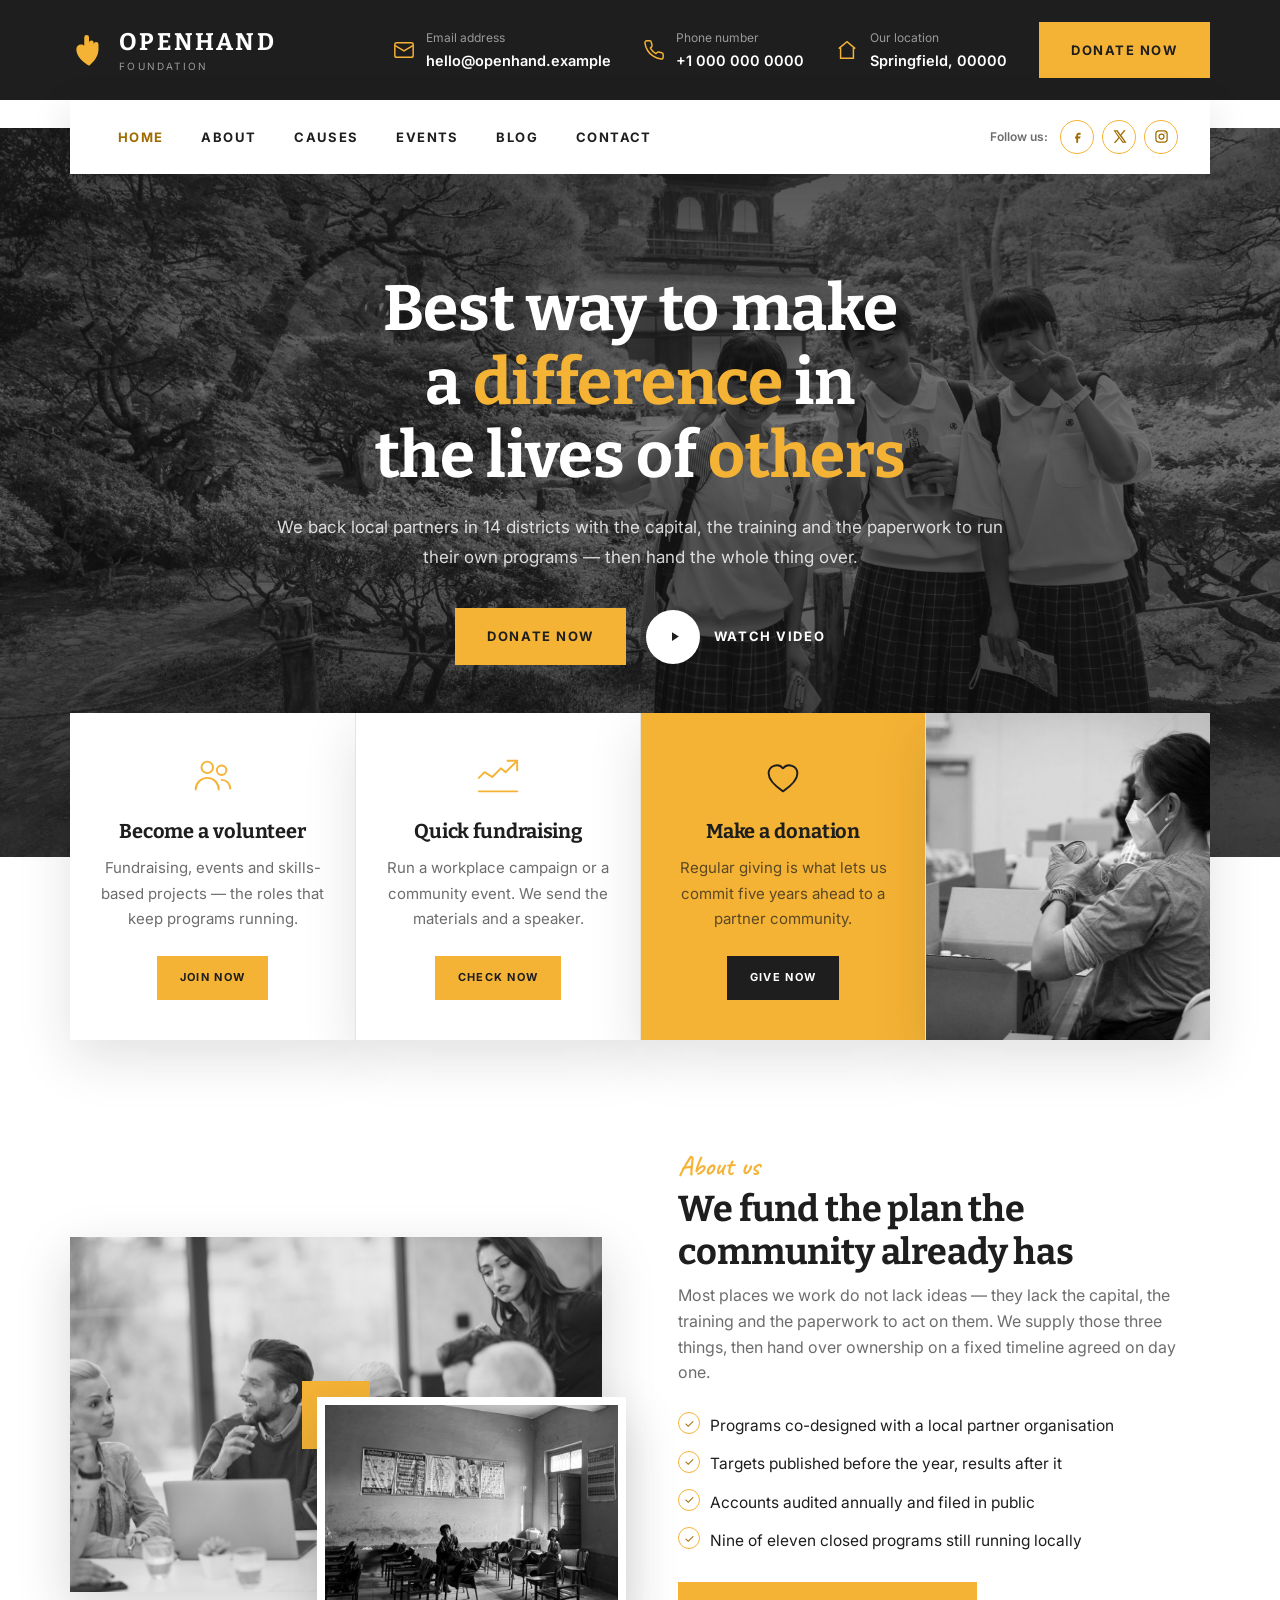
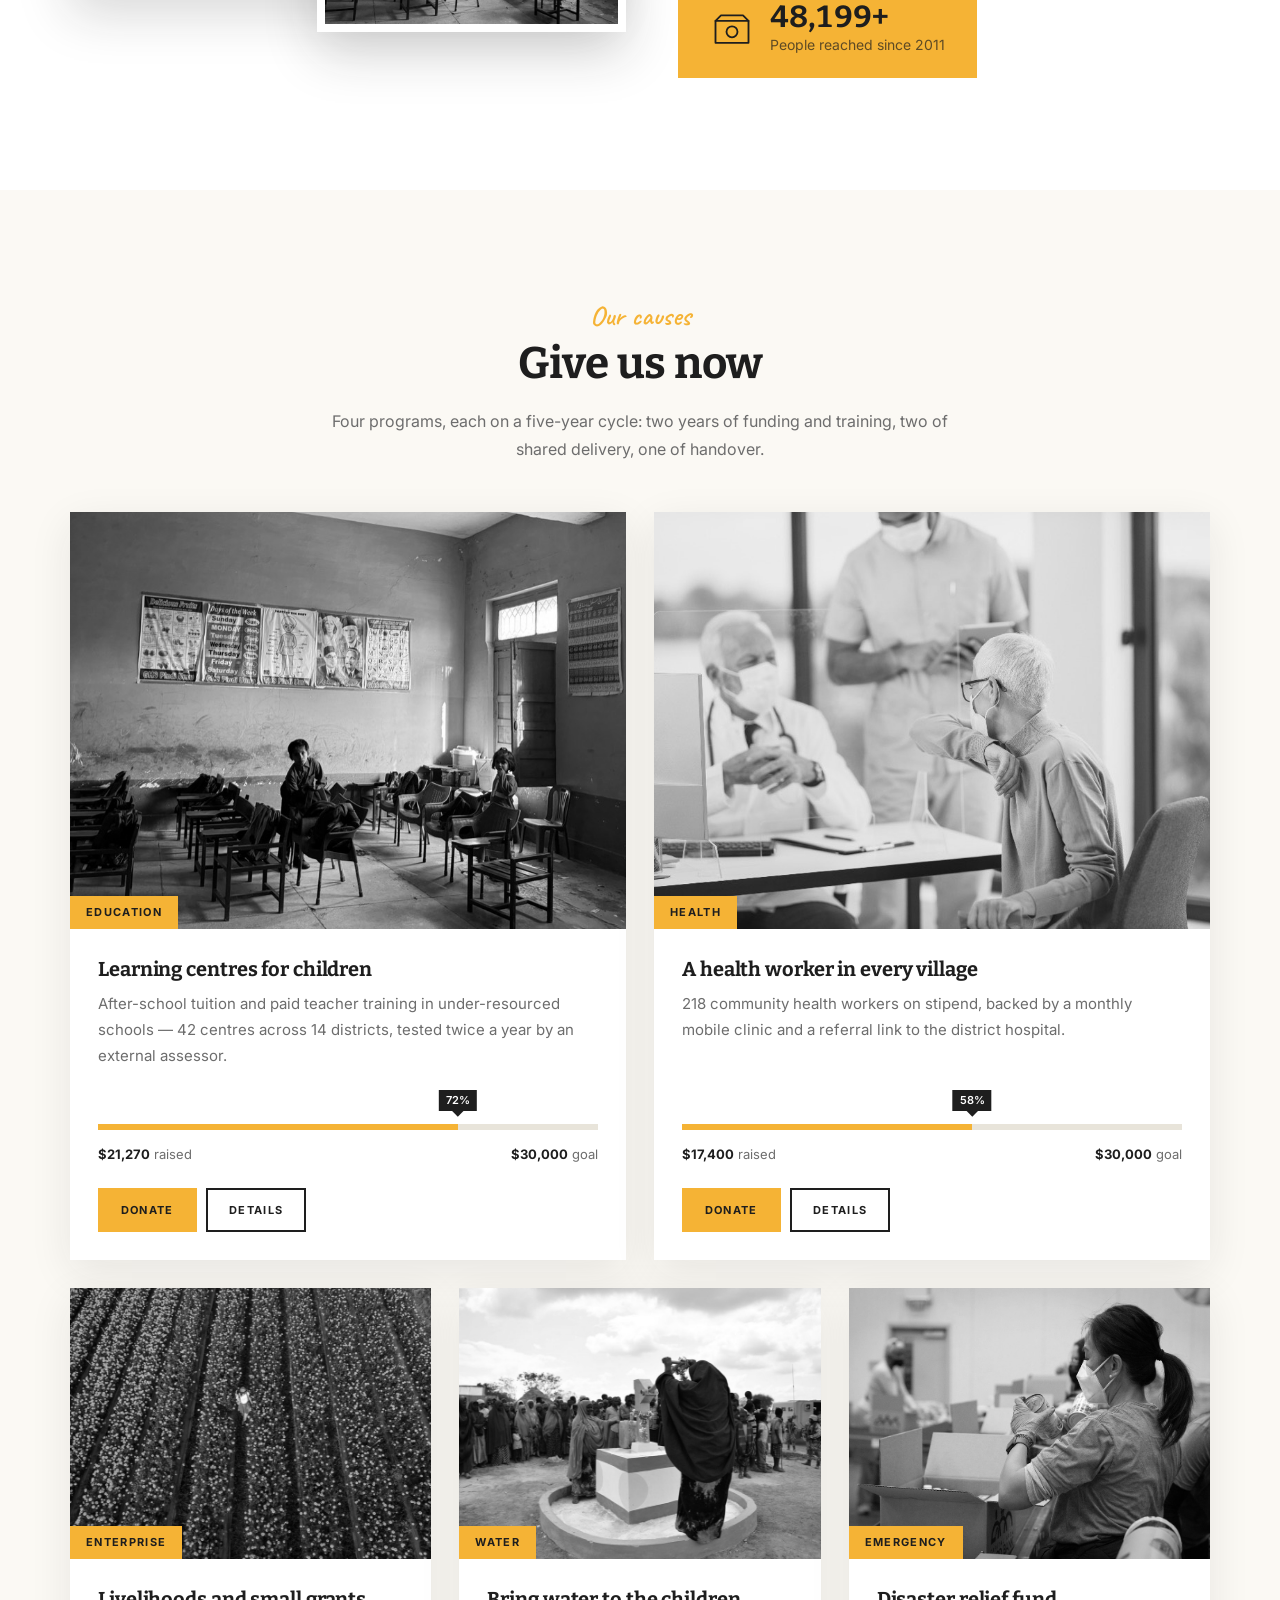
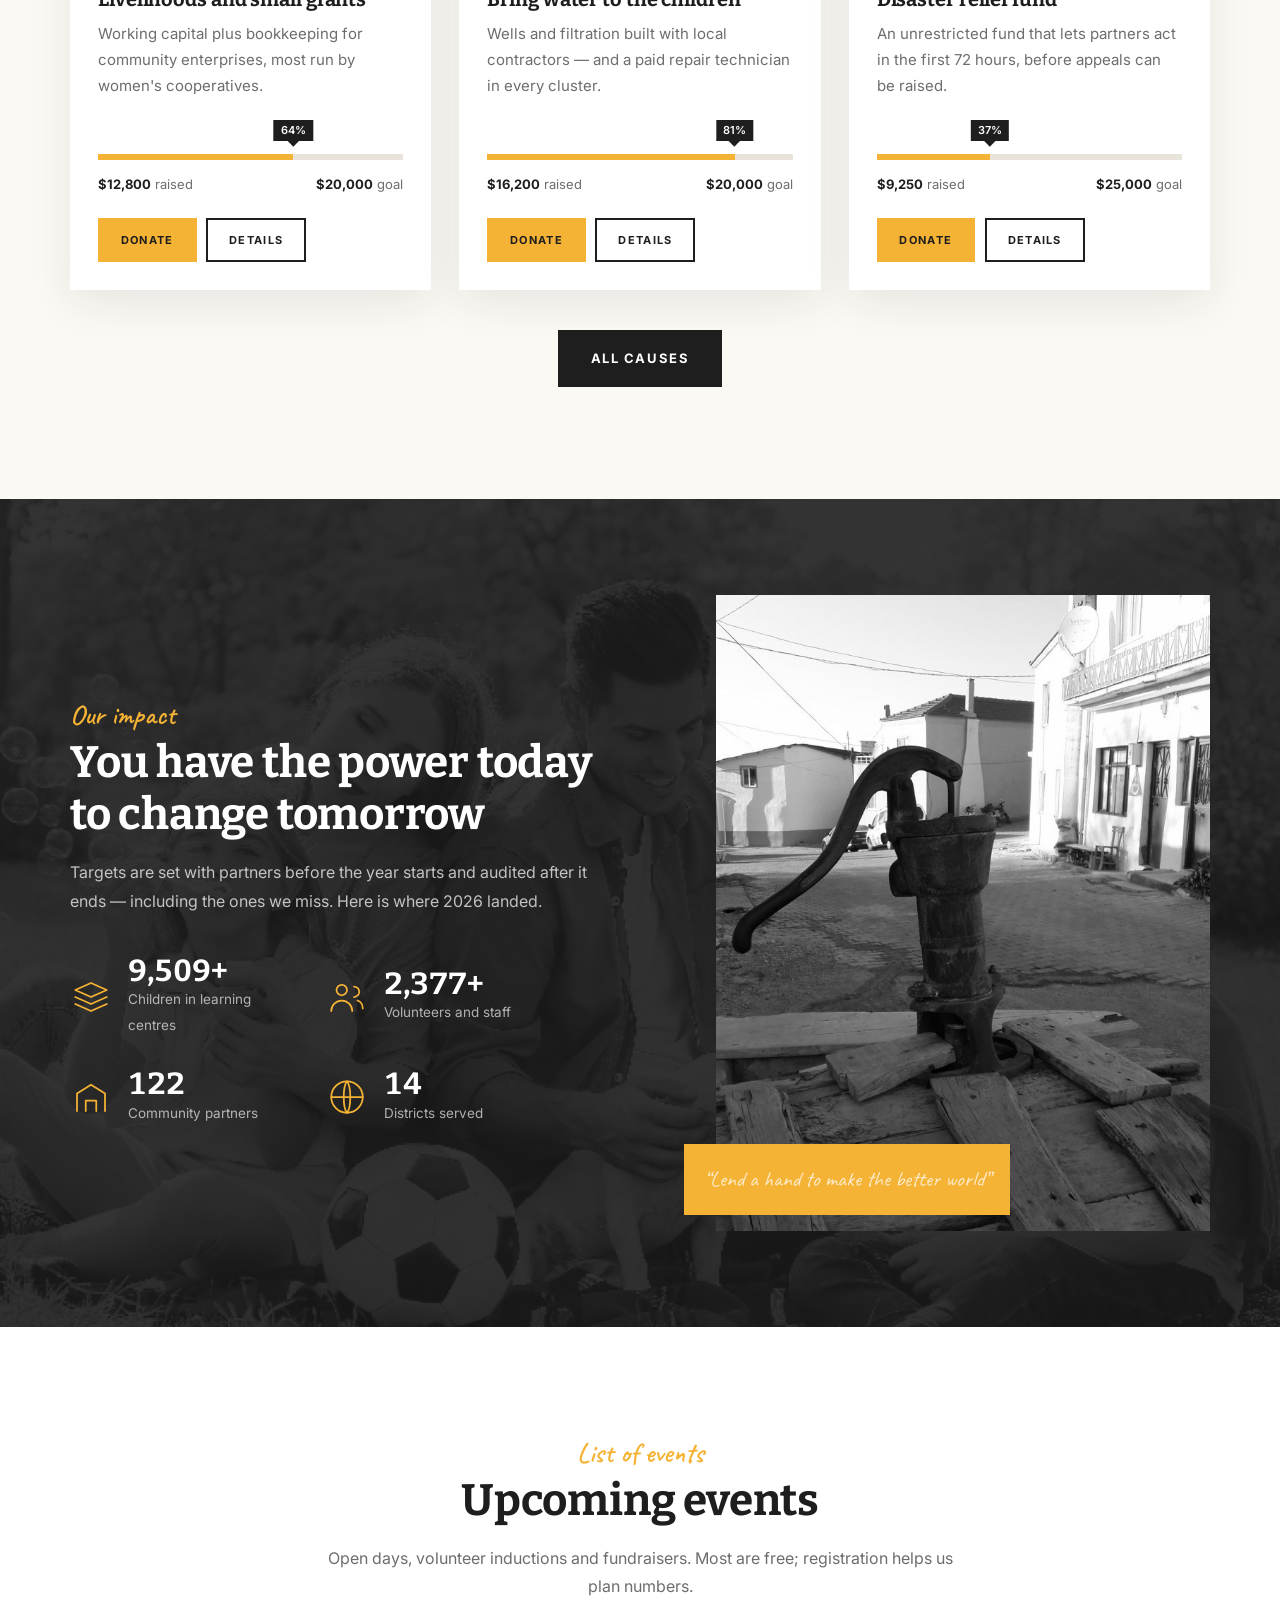
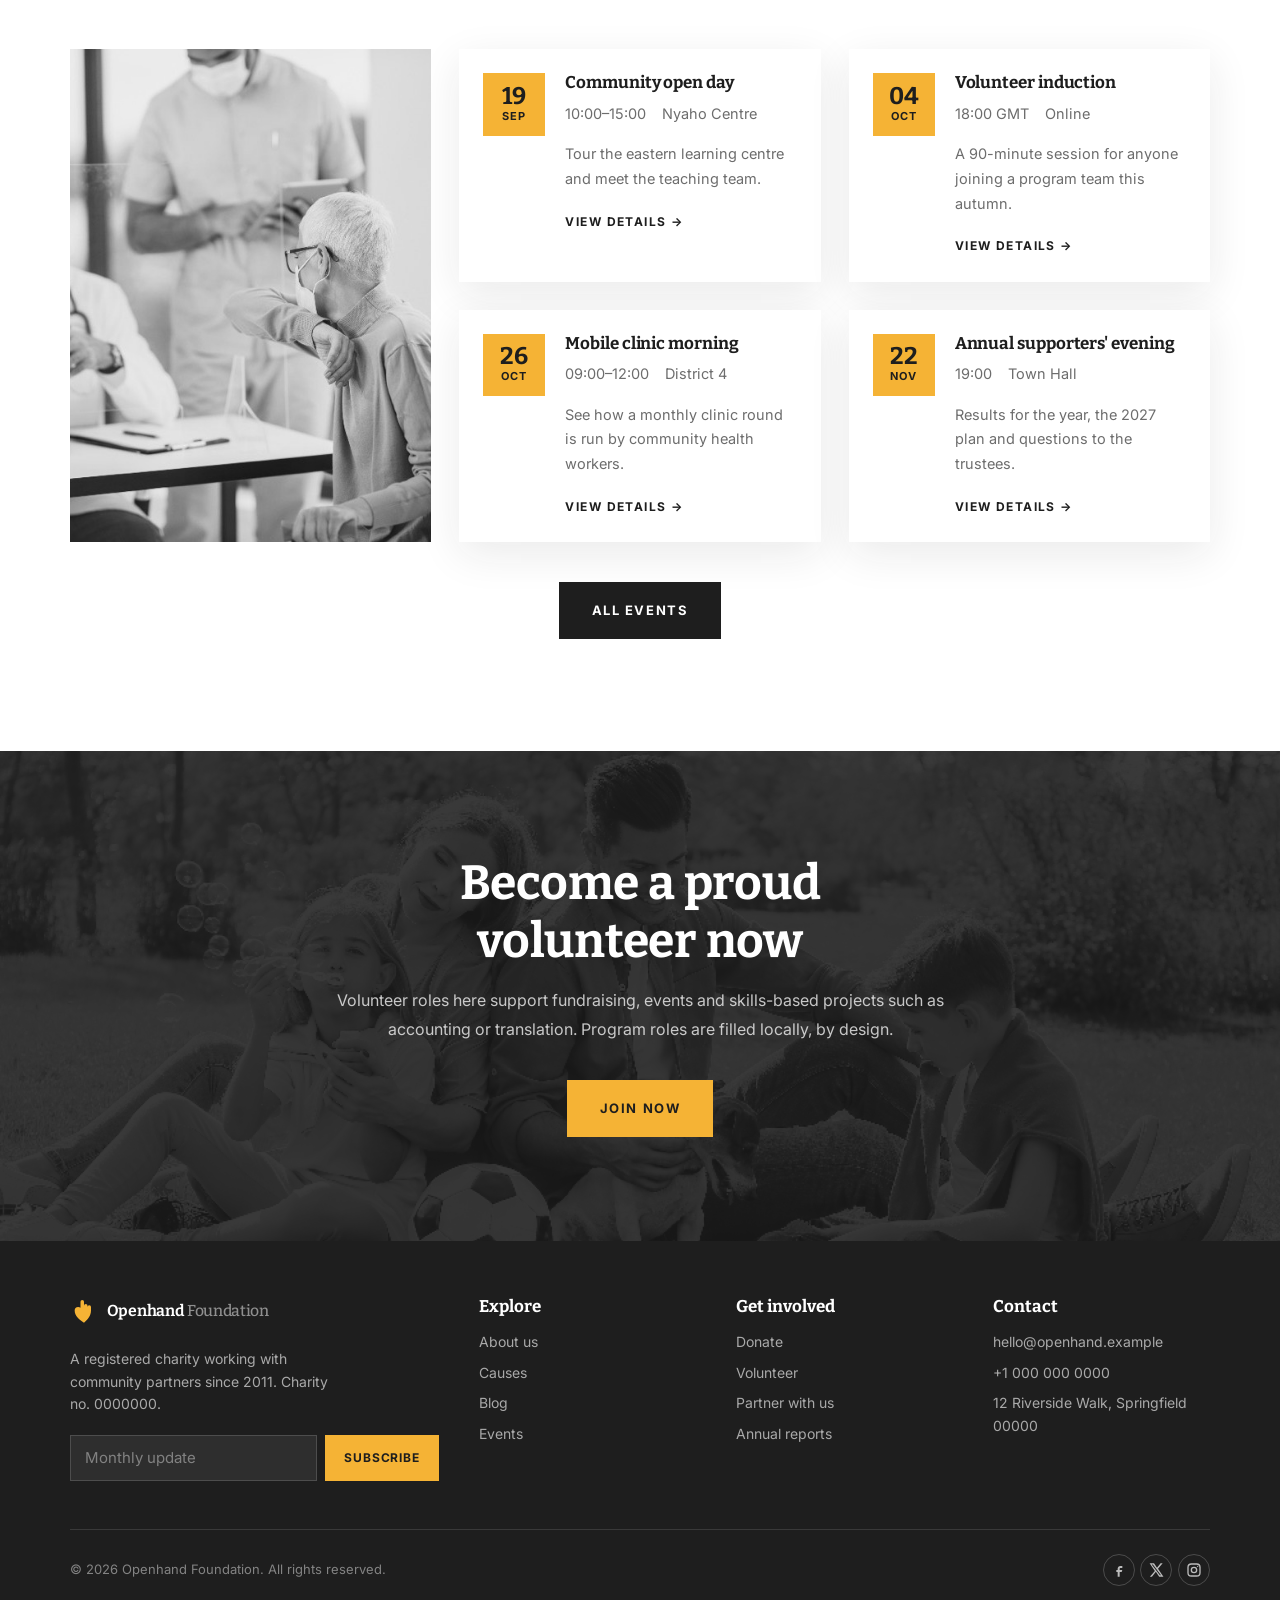
<file: index.html>
<!doctype html>
<html lang="en">
<head>
  <meta charset="utf-8">
  <meta name="viewport" content="width=device-width, initial-scale=1">
  <title>Openhand Foundation — Communities, strengthened from within</title>
  <meta name="description" content="Openhand Foundation partners with local communities to run long-term programs in learning, livelihoods and health. Donate, volunteer or partner with us.">
  <link rel="icon" href="assets/img/logo.svg" type="image/svg+xml">
  <link rel="preconnect" href="https://fonts.googleapis.com">
  <link rel="preconnect" href="https://fonts.gstatic.com" crossorigin>
  <link href="https://fonts.googleapis.com/css2?family=Bitter:wght@600;700&family=Caveat:wght@600&family=Inter:wght@400;500;600;700&display=swap" rel="stylesheet">
  <link rel="stylesheet" href="assets/css/style.css">
  <link rel="stylesheet" href="assets/css/warm.css">
  <script src="assets/js/main.js" defer></script>
</head>
<body class="warm">
  <a class="skip-link" href="#main">Skip to content</a>

  <!-- ===== Header ===== -->
  <header class="site-header">
    <!-- Utility bar -->
    <div class="c-topbar">
      <div class="container c-topbar-inner">
        <a class="c-logo" href="index.html">
          <img src="assets/img/logo.svg" alt="">
          <span>
            <b>Openhand</b>
            <span>Foundation</span>
          </span>
        </a>

        <dl class="c-info c-info--hide">
          <svg viewBox="0 0 24 24" fill="none" stroke="currentColor" stroke-width="1.6" aria-hidden="true"><rect x="2" y="4" width="20" height="16" rx="2"/><path d="m2 7 10 6 10-6"/></svg>
          <div>
            <dt>Email address</dt>
            <dd>hello@openhand.example</dd>
          </div>
        </dl>

        <dl class="c-info">
          <svg viewBox="0 0 24 24" fill="none" stroke="currentColor" stroke-width="1.6" aria-hidden="true"><path d="M22 16.9v3a2 2 0 0 1-2.2 2 19.8 19.8 0 0 1-8.6-3.1 19.5 19.5 0 0 1-6-6A19.8 19.8 0 0 1 2.1 4.2 2 2 0 0 1 4.1 2h3a2 2 0 0 1 2 1.7c.1 1 .4 1.9.7 2.8a2 2 0 0 1-.5 2.1L8.1 9.9a16 16 0 0 0 6 6l1.3-1.2a2 2 0 0 1 2.1-.5c.9.3 1.8.6 2.8.7a2 2 0 0 1 1.7 2Z"/></svg>
          <div>
            <dt>Phone number</dt>
            <dd>+1 000 000 0000</dd>
          </div>
        </dl>

        <dl class="c-info c-info--hide">
          <svg viewBox="0 0 24 24" fill="none" stroke="currentColor" stroke-width="1.6" aria-hidden="true"><path d="M3 10.5 12 3l9 7.5"/><path d="M5 9.5V21h14V9.5"/></svg>
          <div>
            <dt>Our location</dt>
            <dd>Springfield, 00000</dd>
          </div>
        </dl>

        <a class="c-btn c-btn--amber" href="contact.html#give">Donate now</a>
      </div>
    </div>

    <!-- Nav bar -->
    <div class="container">
      <div class="c-navbar">
        <div class="c-navbar-inner">
          <nav class="nav" id="nav" aria-label="Main">
            <ul>
              <li><a href="index.html">Home</a></li>
              <li><a href="about.html">About</a></li>
              <li><a href="programs.html">Causes</a></li>
              <li><a href="events.html">Events</a></li>
              <li><a href="news.html">Blog</a></li>
              <li><a href="contact.html">Contact</a></li>
            </ul>
          </nav>

          <div class="c-socials">
            <span class="c-socials-label">Follow us:</span>
            <a href="#" aria-label="Openhand Foundation on Facebook">
              <svg viewBox="0 0 24 24" fill="currentColor" aria-hidden="true"><path d="M14 9h3V6h-3c-2.2 0-4 1.8-4 4v2H8v3h2v7h3v-7h3l1-3h-4v-2c0-.6.4-1 1-1Z"/></svg>
            </a>
            <a href="#" aria-label="Openhand Foundation on X">
              <svg viewBox="0 0 24 24" fill="currentColor" aria-hidden="true"><path d="M18.9 2H22l-7 8 8.2 12h-6.4l-5-7.3L5.9 22H2.8l7.5-8.6L2.4 2h6.6l4.5 6.6L18.9 2Zm-1.1 18h1.7L7.3 3.8H5.5L17.8 20Z"/></svg>
            </a>
            <a href="#" aria-label="Openhand Foundation on Instagram">
              <svg viewBox="0 0 24 24" fill="none" stroke="currentColor" stroke-width="2" aria-hidden="true"><rect x="3" y="3" width="18" height="18" rx="5"/><circle cx="12" cy="12" r="4"/><circle cx="17.5" cy="6.5" r="1" fill="currentColor" stroke="none"/></svg>
            </a>
          </div>

          <button class="nav-toggle" type="button" aria-expanded="false" aria-controls="nav">
            <span></span>
            <span class="visually-hidden">Menu</span>
          </button>
        </div>
      </div>
    </div>
  </header>

  <main id="main">

    <!-- ===== Hero ===== -->
    <section class="c-hero">
      <img class="c-hero-img" src="assets/img/photos/hero.jpg" alt="" width="1920" height="1080">
      <div class="container">
        <h1>Best way to make a <em>difference</em> in the lives of <em>others</em></h1>
        <p>
          We back local partners in 14 districts with the capital, the training and the
          paperwork to run their own programs — then hand the whole thing over.
        </p>
        <div class="c-hero-actions">
          <a class="c-btn c-btn--amber" href="contact.html#give">Donate now</a>
          <a class="c-play" href="news-post.html">
            <i aria-hidden="true"><svg viewBox="0 0 24 24" fill="currentColor"><path d="M8 5v14l11-7z"/></svg></i>
            Watch video
          </a>
        </div>
      </div>
    </section>

    <!-- ===== Action cards ===== -->
    <div class="c-actions-wrap">
      <div class="container">
        <div class="c-actions">
          <article class="c-action">
            <div class="c-action-icon" aria-hidden="true">
              <svg viewBox="0 0 48 48" fill="none" stroke="currentColor" stroke-width="2" stroke-linecap="round" stroke-linejoin="round"><circle cx="18" cy="15" r="6"/><circle cx="33" cy="18" r="5"/><path d="M6 38c0-6.6 5.4-12 12-12s12 5.4 12 12"/><path d="M33 28c5 0 9 4 9 9"/></svg>
            </div>
            <h3>Become a volunteer</h3>
            <p>Fundraising, events and skills-based projects — the roles that keep programs running.</p>
            <a class="c-btn c-btn--amber c-btn--sm" href="contact.html">Join now</a>
          </article>

          <article class="c-action">
            <div class="c-action-icon" aria-hidden="true">
              <svg viewBox="0 0 48 48" fill="none" stroke="currentColor" stroke-width="2" stroke-linecap="round" stroke-linejoin="round"><path d="M4 26l6-6 8 5 9-9 5 4 12-12"/><path d="M34 8h10v10"/><path d="M4 40h40"/></svg>
            </div>
            <h3>Quick fundraising</h3>
            <p>Run a workplace campaign or a community event. We send the materials and a speaker.</p>
            <a class="c-btn c-btn--amber c-btn--sm" href="contact.html">Check now</a>
          </article>

          <article class="c-action c-action--amber">
            <div class="c-action-icon" aria-hidden="true">
              <svg viewBox="0 0 48 48" fill="none" stroke="currentColor" stroke-width="2" stroke-linecap="round" stroke-linejoin="round"><path d="M24 40c-9-6-15-11.5-15-18.5A8.5 8.5 0 0 1 24 16a8.5 8.5 0 0 1 15 5.5C39 28.5 33 34 24 40Z"/></svg>
            </div>
            <h3>Make a donation</h3>
            <p>Regular giving is what lets us commit five years ahead to a partner community.</p>
            <a class="c-btn c-btn--dark c-btn--sm" href="contact.html#give">Give now</a>
          </article>

          <div class="c-action c-action-photo">
            <img src="assets/img/photos/photo-square.jpg" alt="" width="1024" height="683" loading="lazy">
          </div>
        </div>
      </div>
    </div>

    <!-- ===== About ===== -->
    <section class="c-section" aria-labelledby="about-heading">
      <div class="container c-about">
        <div class="c-collage">
          <img class="c-collage-main" src="assets/img/photos/photo-wide.jpg" alt="" width="1200" height="800" loading="lazy">
          <span class="c-play-badge" aria-hidden="true">
            <svg viewBox="0 0 24 24" fill="currentColor"><path d="M8 5v14l11-7z"/></svg>
          </span>
          <img class="c-collage-sub" src="assets/img/photos/photo-1.jpg" alt="" width="800" height="600" loading="lazy">
        </div>

        <div>
          <span class="c-eyebrow">About us</span>
          <h2 id="about-heading">We fund the plan the community already has</h2>
          <p>
            Most places we work do not lack ideas — they lack the capital, the training and the
            paperwork to act on them. We supply those three things, then hand over ownership on
            a fixed timeline agreed on day one.
          </p>
          <ul class="c-checks">
            <li>Programs co-designed with a local partner organisation</li>
            <li>Targets published before the year, results after it</li>
            <li>Accounts audited annually and filed in public</li>
            <li>Nine of eleven closed programs still running locally</li>
          </ul>
          <div class="c-badge-stat">
            <svg viewBox="0 0 48 48" fill="none" stroke="currentColor" stroke-width="2" stroke-linecap="round" stroke-linejoin="round" aria-hidden="true"><path d="M6 14h36v24H6z"/><circle cx="24" cy="26" r="6"/><path d="M6 14l6-6h24l6 6"/></svg>
            <div>
              <b data-count="48200" data-suffix="+">48,200+</b>
              <span>People reached since 2011</span>
            </div>
          </div>
        </div>
      </div>
    </section>

    <!-- ===== Causes / programs ===== -->
    <section class="c-section c-section--cream" aria-labelledby="causes-heading">
      <div class="container">
        <div class="c-head c-head--center">
          <span class="c-eyebrow">Our causes</span>
          <h2 id="causes-heading">Give us now</h2>
          <p>
            Four programs, each on a five-year cycle: two years of funding and training, two of
            shared delivery, one of handover.
          </p>
        </div>

        <div class="c-causes c-causes--feature">
          <article class="c-cause">
            <div class="c-cause-media">
              <img src="assets/img/photos/photo-1.jpg" alt="" width="800" height="600" loading="lazy">
              <span class="c-cause-tag">Education</span>
            </div>
            <div class="c-cause-body">
              <h3>Learning centres for children</h3>
              <p>
                After-school tuition and paid teacher training in under-resourced schools —
                42 centres across 14 districts, tested twice a year by an external assessor.
              </p>
              <div class="c-progress">
                <div class="c-progress-track">
                  <div class="c-progress-fill" style="width:72%"></div>
                  <span class="c-progress-flag" style="left:72%">72%</span>
                </div>
                <div class="c-progress-figures">
                  <span><b>$21,270</b> raised</span>
                  <span><b>$30,000</b> goal</span>
                </div>
              </div>
              <div class="c-cause-foot">
                <a class="c-btn c-btn--amber c-btn--sm" href="contact.html#give">Donate</a>
                <a class="c-btn c-btn--outline c-btn--sm" href="programs.html#learning">Details</a>
              </div>
            </div>
          </article>

          <article class="c-cause">
            <div class="c-cause-media">
              <img src="assets/img/photos/photo-2.jpg" alt="" width="1024" height="683" loading="lazy">
              <span class="c-cause-tag">Health</span>
            </div>
            <div class="c-cause-body">
              <h3>A health worker in every village</h3>
              <p>
                218 community health workers on stipend, backed by a monthly mobile clinic and a
                referral link to the district hospital.
              </p>
              <div class="c-progress">
                <div class="c-progress-track">
                  <div class="c-progress-fill" style="width:58%"></div>
                  <span class="c-progress-flag" style="left:58%">58%</span>
                </div>
                <div class="c-progress-figures">
                  <span><b>$17,400</b> raised</span>
                  <span><b>$30,000</b> goal</span>
                </div>
              </div>
              <div class="c-cause-foot">
                <a class="c-btn c-btn--amber c-btn--sm" href="contact.html#give">Donate</a>
                <a class="c-btn c-btn--outline c-btn--sm" href="programs.html#health">Details</a>
              </div>
            </div>
          </article>
        </div>

        <div class="c-causes">
          <article class="c-cause">
            <div class="c-cause-media">
              <img src="assets/img/photos/photo-3.jpg" alt="" width="800" height="600" loading="lazy">
              <span class="c-cause-tag">Enterprise</span>
            </div>
            <div class="c-cause-body">
              <h3>Livelihoods and small grants</h3>
              <p>Working capital plus bookkeeping for community enterprises, most run by women's cooperatives.</p>
              <div class="c-progress">
                <div class="c-progress-track">
                  <div class="c-progress-fill" style="width:64%"></div>
                  <span class="c-progress-flag" style="left:64%">64%</span>
                </div>
                <div class="c-progress-figures">
                  <span><b>$12,800</b> raised</span>
                  <span><b>$20,000</b> goal</span>
                </div>
              </div>
              <div class="c-cause-foot">
                <a class="c-btn c-btn--amber c-btn--sm" href="contact.html#give">Donate</a>
                <a class="c-btn c-btn--outline c-btn--sm" href="programs.html#livelihoods">Details</a>
              </div>
            </div>
          </article>

          <article class="c-cause">
            <div class="c-cause-media">
              <img src="assets/img/photos/photo-4.jpg" alt="" width="800" height="600" loading="lazy">
              <span class="c-cause-tag">Water</span>
            </div>
            <div class="c-cause-body">
              <h3>Bring water to the children</h3>
              <p>Wells and filtration built with local contractors — and a paid repair technician in every cluster.</p>
              <div class="c-progress">
                <div class="c-progress-track">
                  <div class="c-progress-fill" style="width:81%"></div>
                  <span class="c-progress-flag" style="left:81%">81%</span>
                </div>
                <div class="c-progress-figures">
                  <span><b>$16,200</b> raised</span>
                  <span><b>$20,000</b> goal</span>
                </div>
              </div>
              <div class="c-cause-foot">
                <a class="c-btn c-btn--amber c-btn--sm" href="contact.html#give">Donate</a>
                <a class="c-btn c-btn--outline c-btn--sm" href="programs.html#water">Details</a>
              </div>
            </div>
          </article>

          <article class="c-cause">
            <div class="c-cause-media">
              <img src="assets/img/photos/photo-5.jpg" alt="" width="1024" height="683" loading="lazy">
              <span class="c-cause-tag">Emergency</span>
            </div>
            <div class="c-cause-body">
              <h3>Disaster relief fund</h3>
              <p>An unrestricted fund that lets partners act in the first 72 hours, before appeals can be raised.</p>
              <div class="c-progress">
                <div class="c-progress-track">
                  <div class="c-progress-fill" style="width:37%"></div>
                  <span class="c-progress-flag" style="left:37%">37%</span>
                </div>
                <div class="c-progress-figures">
                  <span><b>$9,250</b> raised</span>
                  <span><b>$25,000</b> goal</span>
                </div>
              </div>
              <div class="c-cause-foot">
                <a class="c-btn c-btn--amber c-btn--sm" href="contact.html#give">Donate</a>
                <a class="c-btn c-btn--outline c-btn--sm" href="programs.html">Details</a>
              </div>
            </div>
          </article>
        </div>

        <p style="text-align:center;margin-top:2.5rem">
          <a class="c-btn c-btn--dark" href="programs.html">All causes</a>
        </p>
      </div>
    </section>

    <!-- ===== Impact band ===== -->
    <section class="c-band" aria-labelledby="impact-heading">
      <img class="c-band-img" src="assets/img/photos/band.jpg" alt="" width="1920" height="900" loading="lazy">
      <div class="container c-band-inner">
        <div>
          <span class="c-eyebrow">Our impact</span>
          <h2 id="impact-heading">You have the power today to change tomorrow</h2>
          <p>
            Targets are set with partners before the year starts and audited after it ends —
            including the ones we miss. Here is where 2026 landed.
          </p>
          <div class="c-counters">
            <div class="c-counter">
              <svg viewBox="0 0 48 48" fill="none" stroke="currentColor" stroke-width="2" stroke-linecap="round" stroke-linejoin="round" aria-hidden="true"><path d="M24 8 6 16l18 8 18-8-18-8Z"/><path d="M6 32l18 8 18-8"/><path d="M6 24l18 8 18-8"/></svg>
              <div>
                <b data-count="9800" data-suffix="+">9,800+</b>
                <span>Children in learning centres</span>
              </div>
            </div>
            <div class="c-counter">
              <svg viewBox="0 0 48 48" fill="none" stroke="currentColor" stroke-width="2" stroke-linecap="round" stroke-linejoin="round" aria-hidden="true"><circle cx="18" cy="16" r="6"/><path d="M6 40c0-6.6 5.4-12 12-12s12 5.4 12 12"/><path d="M32 12a6 6 0 0 1 0 12"/><path d="M36 28c4.4 1.6 6 5 6 9"/></svg>
              <div>
                <b data-count="2450" data-suffix="+">2,450+</b>
                <span>Volunteers and staff</span>
              </div>
            </div>
            <div class="c-counter">
              <svg viewBox="0 0 48 48" fill="none" stroke="currentColor" stroke-width="2" stroke-linecap="round" stroke-linejoin="round" aria-hidden="true"><path d="M8 40V20l16-10 16 10v20"/><path d="M18 40V28h12v12"/></svg>
              <div>
                <b data-count="126">126</b>
                <span>Community partners</span>
              </div>
            </div>
            <div class="c-counter">
              <svg viewBox="0 0 48 48" fill="none" stroke="currentColor" stroke-width="2" stroke-linecap="round" stroke-linejoin="round" aria-hidden="true"><circle cx="24" cy="24" r="18"/><path d="M6 24h36"/><path d="M24 6c5 6 5 30 0 36-5-6-5-30 0-36Z"/></svg>
              <div>
                <b data-count="14">14</b>
                <span>Districts served</span>
              </div>
            </div>
          </div>
        </div>

        <div class="c-band-photo">
          <img src="assets/img/photos/photo-tall.jpg" alt="" width="700" height="900" loading="lazy">
          <p class="c-band-quote">“Lend a hand to make the better world”</p>
        </div>
      </div>
    </section>

    <!-- ===== Events ===== -->
    <section class="c-section" aria-labelledby="events-heading">
      <div class="container">
        <div class="c-head c-head--center">
          <span class="c-eyebrow">List of events</span>
          <h2 id="events-heading">Upcoming events</h2>
          <p>Open days, volunteer inductions and fundraisers. Most are free; registration helps us plan numbers.</p>
        </div>

        <div class="c-events">
          <div class="c-event-photo">
            <img src="assets/img/photos/photo-2.jpg" alt="" width="1024" height="683" loading="lazy">
          </div>

          <article class="c-event">
            <div class="c-event-date"><b>19</b><span>Sep</span></div>
            <div>
              <h3>Community open day</h3>
              <p class="c-event-meta">
                <span>10:00–15:00</span>
                <span>Nyaho Centre</span>
              </p>
              <p>Tour the eastern learning centre and meet the teaching team.</p>
              <a class="c-link" href="events.html#open-day">View details →</a>
            </div>
          </article>

          <article class="c-event">
            <div class="c-event-date"><b>04</b><span>Oct</span></div>
            <div>
              <h3>Volunteer induction</h3>
              <p class="c-event-meta">
                <span>18:00 GMT</span>
                <span>Online</span>
              </p>
              <p>A 90-minute session for anyone joining a program team this autumn.</p>
              <a class="c-link" href="events.html#induction">View details →</a>
            </div>
          </article>

          <article class="c-event">
            <div class="c-event-date"><b>26</b><span>Oct</span></div>
            <div>
              <h3>Mobile clinic morning</h3>
              <p class="c-event-meta">
                <span>09:00–12:00</span>
                <span>District 4</span>
              </p>
              <p>See how a monthly clinic round is run by community health workers.</p>
              <a class="c-link" href="events.html#clinic-day">View details →</a>
            </div>
          </article>

          <article class="c-event">
            <div class="c-event-date"><b>22</b><span>Nov</span></div>
            <div>
              <h3>Annual supporters' evening</h3>
              <p class="c-event-meta">
                <span>19:00</span>
                <span>Town Hall</span>
              </p>
              <p>Results for the year, the 2027 plan and questions to the trustees.</p>
              <a class="c-link" href="events.html#supporters">View details →</a>
            </div>
          </article>
        </div>

        <p style="text-align:center;margin-top:2.5rem">
          <a class="c-btn c-btn--dark" href="events.html">All events</a>
        </p>
      </div>
    </section>

    <!-- ===== Volunteer CTA ===== -->
    <section class="c-cta" id="support" aria-labelledby="cta-heading">
      <img class="c-cta-img" src="assets/img/photos/band.jpg" alt="" width="1920" height="900" loading="lazy">
      <h2 id="cta-heading">Become a proud volunteer now</h2>
      <p>
        Volunteer roles here support fundraising, events and skills-based projects such as
        accounting or translation. Program roles are filled locally, by design.
      </p>
      <a class="c-btn c-btn--amber" href="contact.html">Join now</a>
    </section>

  </main>

  <!-- ===== Footer ===== -->
  <footer class="site-footer">
    <div class="container">
      <div class="footer-grid">
        <div class="footer-about">
          <a class="brand" href="index.html">
            <img class="brand-mark" src="assets/img/logo.svg" alt="">
            <span class="brand-name">Openhand <span>Foundation</span></span>
          </a>
          <p>
            A registered charity working with community partners since 2011.
            Charity no. 0000000.
          </p>
          <form class="newsletter" data-validate data-success="You're on the list — thank you.">
            <label class="visually-hidden" for="footer-email">Email address</label>
            <input id="footer-email" type="email" name="email" placeholder="Monthly update" required>
            <button class="btn btn-primary" type="submit">Subscribe</button>
            <p class="form-status" tabindex="-1" hidden></p>
          </form>
        </div>

        <div>
          <h4>Explore</h4>
          <ul class="footer-links">
            <li><a href="about.html">About us</a></li>
            <li><a href="programs.html">Causes</a></li>
            <li><a href="news.html">Blog</a></li>
            <li><a href="events.html">Events</a></li>
          </ul>
        </div>

        <div>
          <h4>Get involved</h4>
          <ul class="footer-links">
            <li><a href="contact.html#give">Donate</a></li>
            <li><a href="contact.html">Volunteer</a></li>
            <li><a href="contact.html">Partner with us</a></li>
            <li><a href="about.html#finances">Annual reports</a></li>
          </ul>
        </div>

        <div>
          <h4>Contact</h4>
          <ul class="footer-links">
            <li><a href="mailto:hello@openhand.example">hello@openhand.example</a></li>
            <li><a href="tel:+10000000000">+1 000 000 0000</a></li>
            <li>12 Riverside Walk, Springfield 00000</li>
          </ul>
        </div>
      </div>

      <div class="footer-bottom">
        <p class="mb-0">© <span data-year>2026</span> Openhand Foundation. All rights reserved.</p>
        <div class="socials">
          <a href="#" aria-label="Openhand Foundation on Facebook">
            <svg viewBox="0 0 24 24" fill="currentColor" aria-hidden="true"><path d="M14 9h3V6h-3c-2.2 0-4 1.8-4 4v2H8v3h2v7h3v-7h3l1-3h-4v-2c0-.6.4-1 1-1Z"/></svg>
          </a>
          <a href="#" aria-label="Openhand Foundation on X">
            <svg viewBox="0 0 24 24" fill="currentColor" aria-hidden="true"><path d="M18.9 2H22l-7 8 8.2 12h-6.4l-5-7.3L5.9 22H2.8l7.5-8.6L2.4 2h6.6l4.5 6.6L18.9 2Zm-1.1 18h1.7L7.3 3.8H5.5L17.8 20Z"/></svg>
          </a>
          <a href="#" aria-label="Openhand Foundation on Instagram">
            <svg viewBox="0 0 24 24" fill="none" stroke="currentColor" stroke-width="2" aria-hidden="true"><rect x="3" y="3" width="18" height="18" rx="5"/><circle cx="12" cy="12" r="4"/><circle cx="17.5" cy="6.5" r="1" fill="currentColor" stroke="none"/></svg>
          </a>
        </div>
      </div>
    </div>
  </footer>
</body>
</html>
</file>
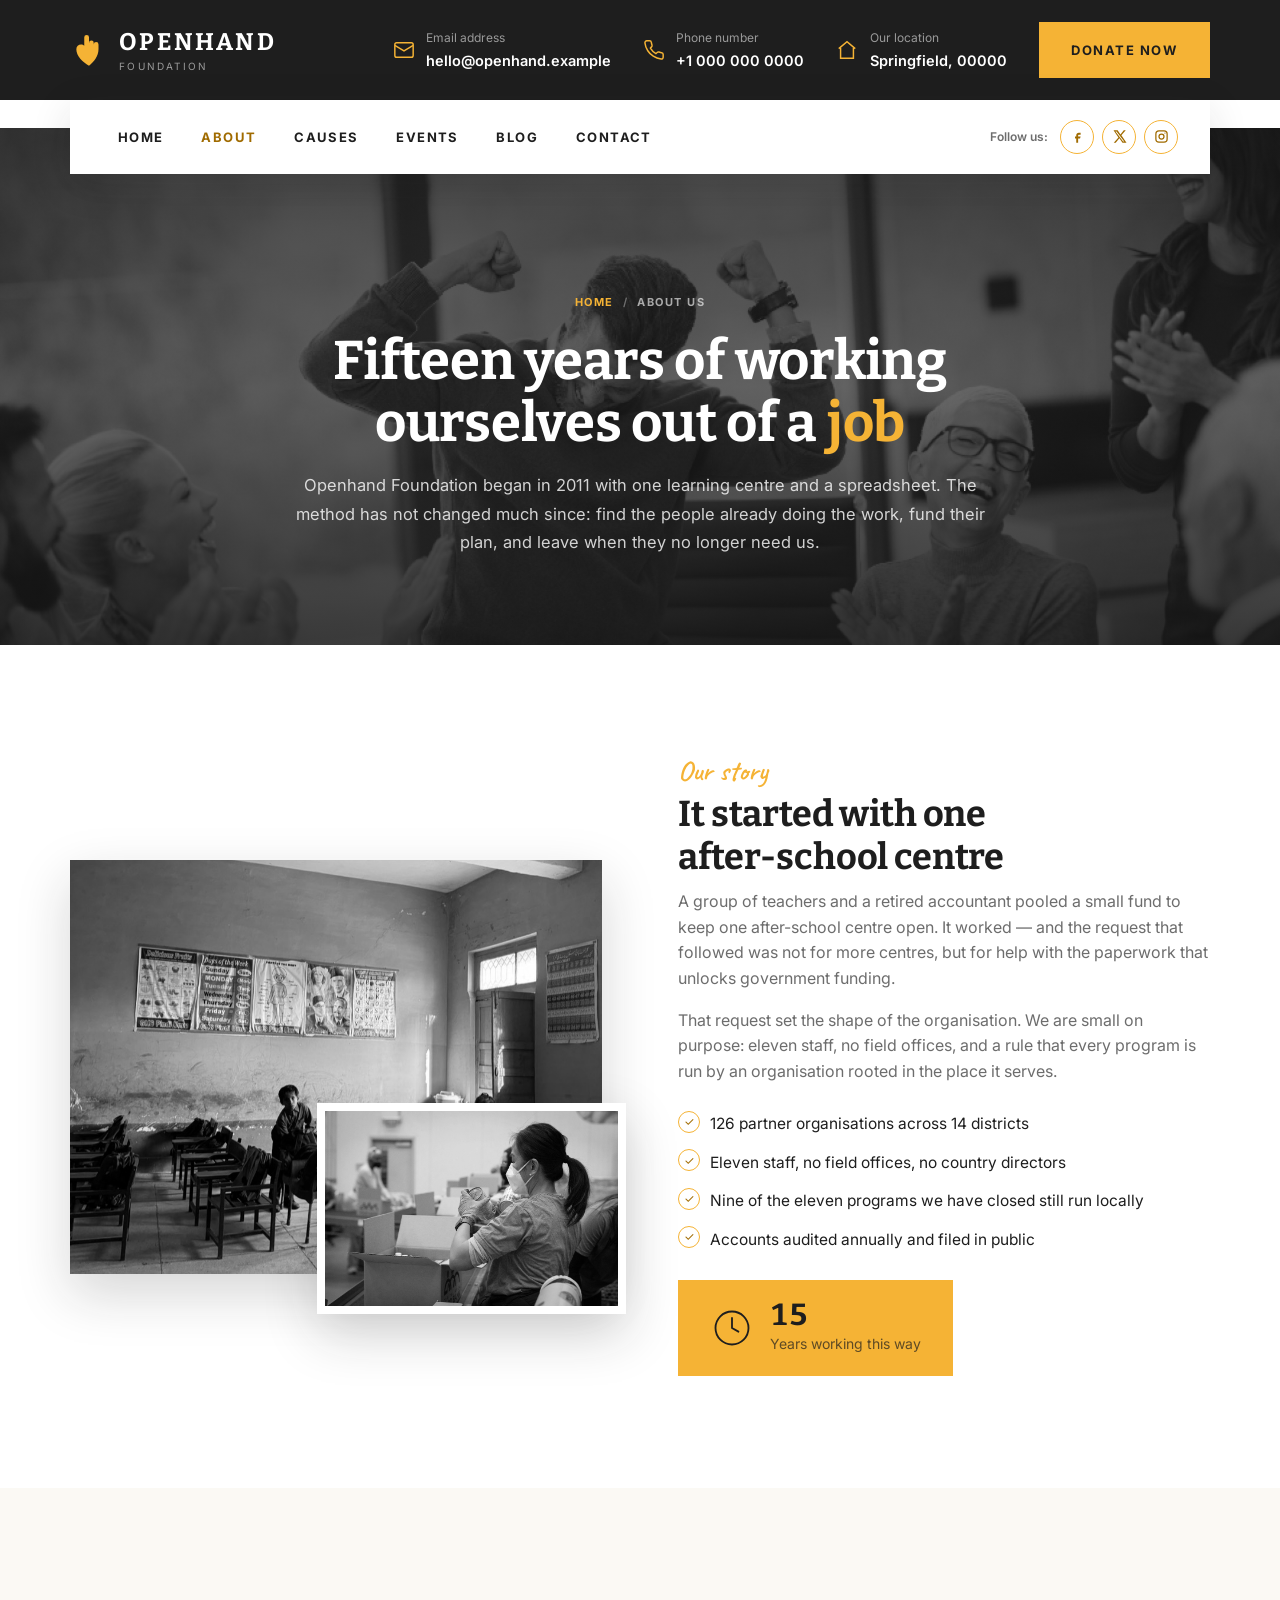
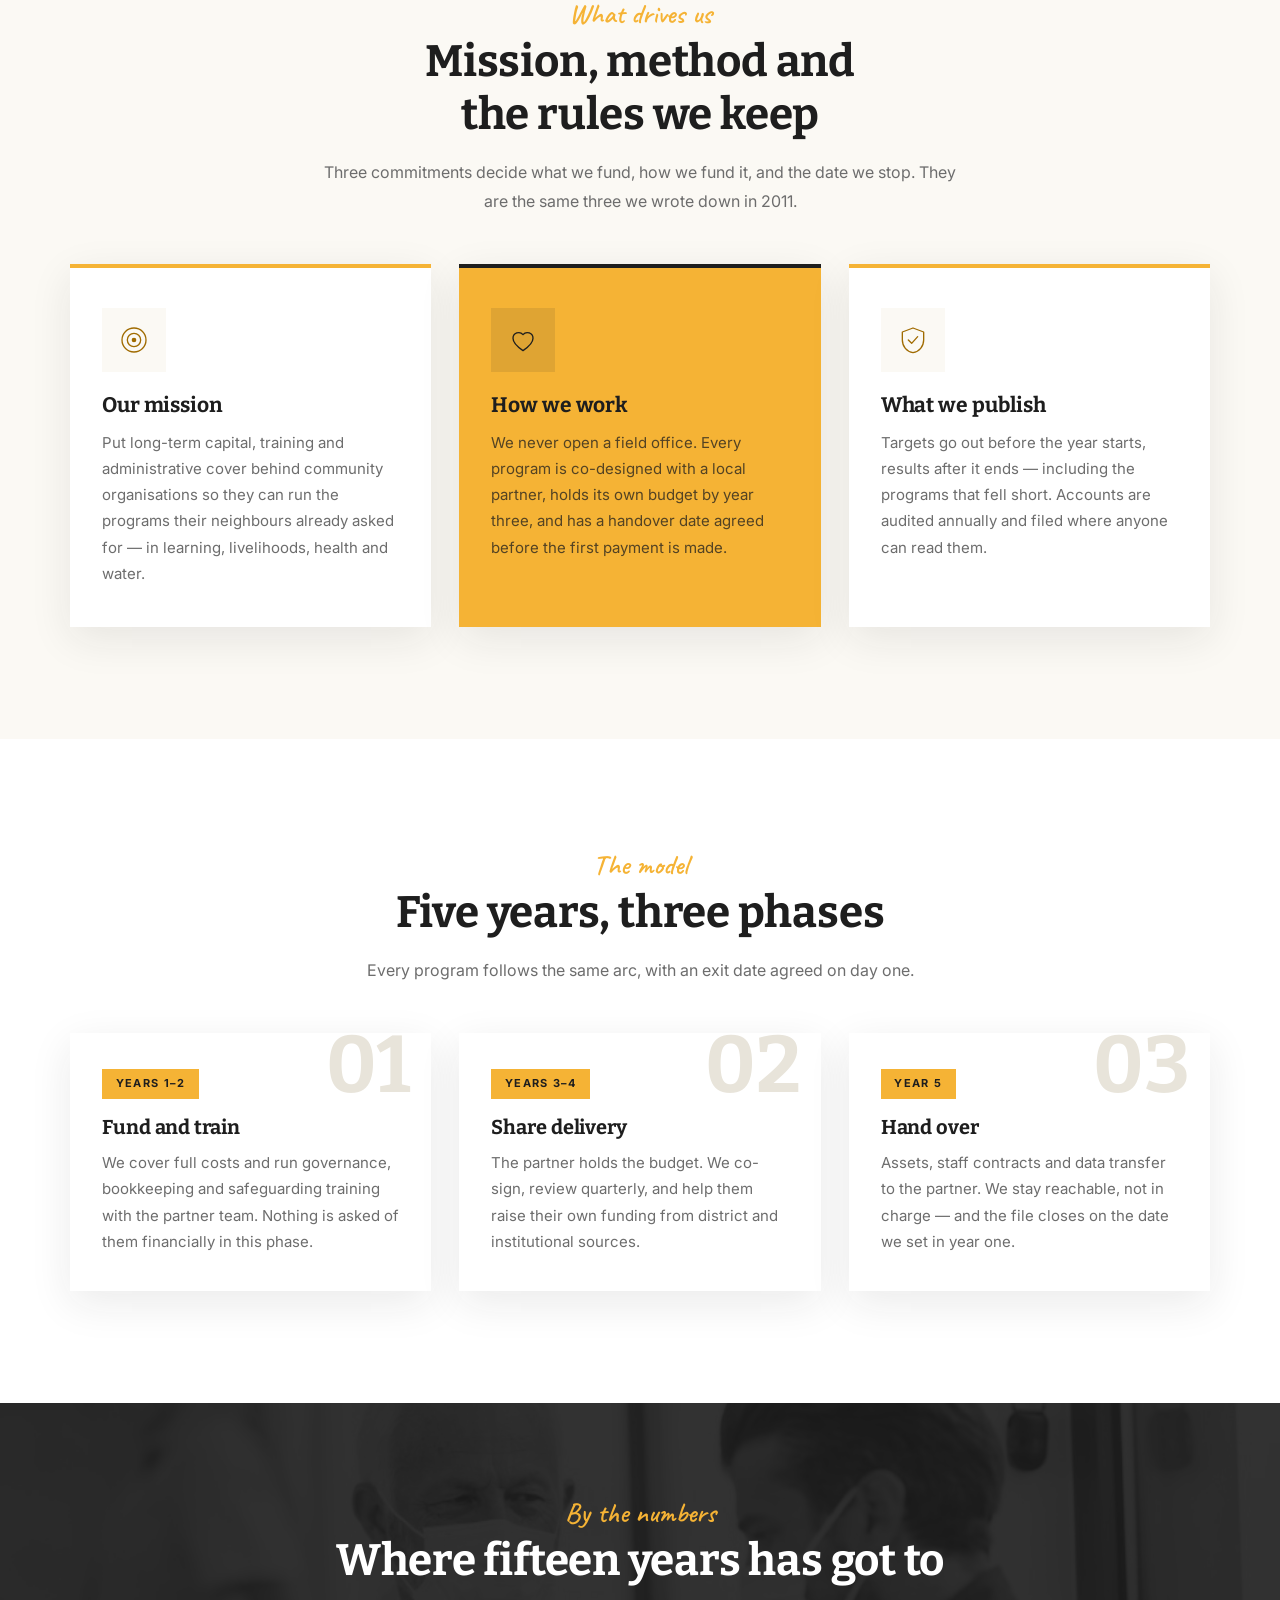
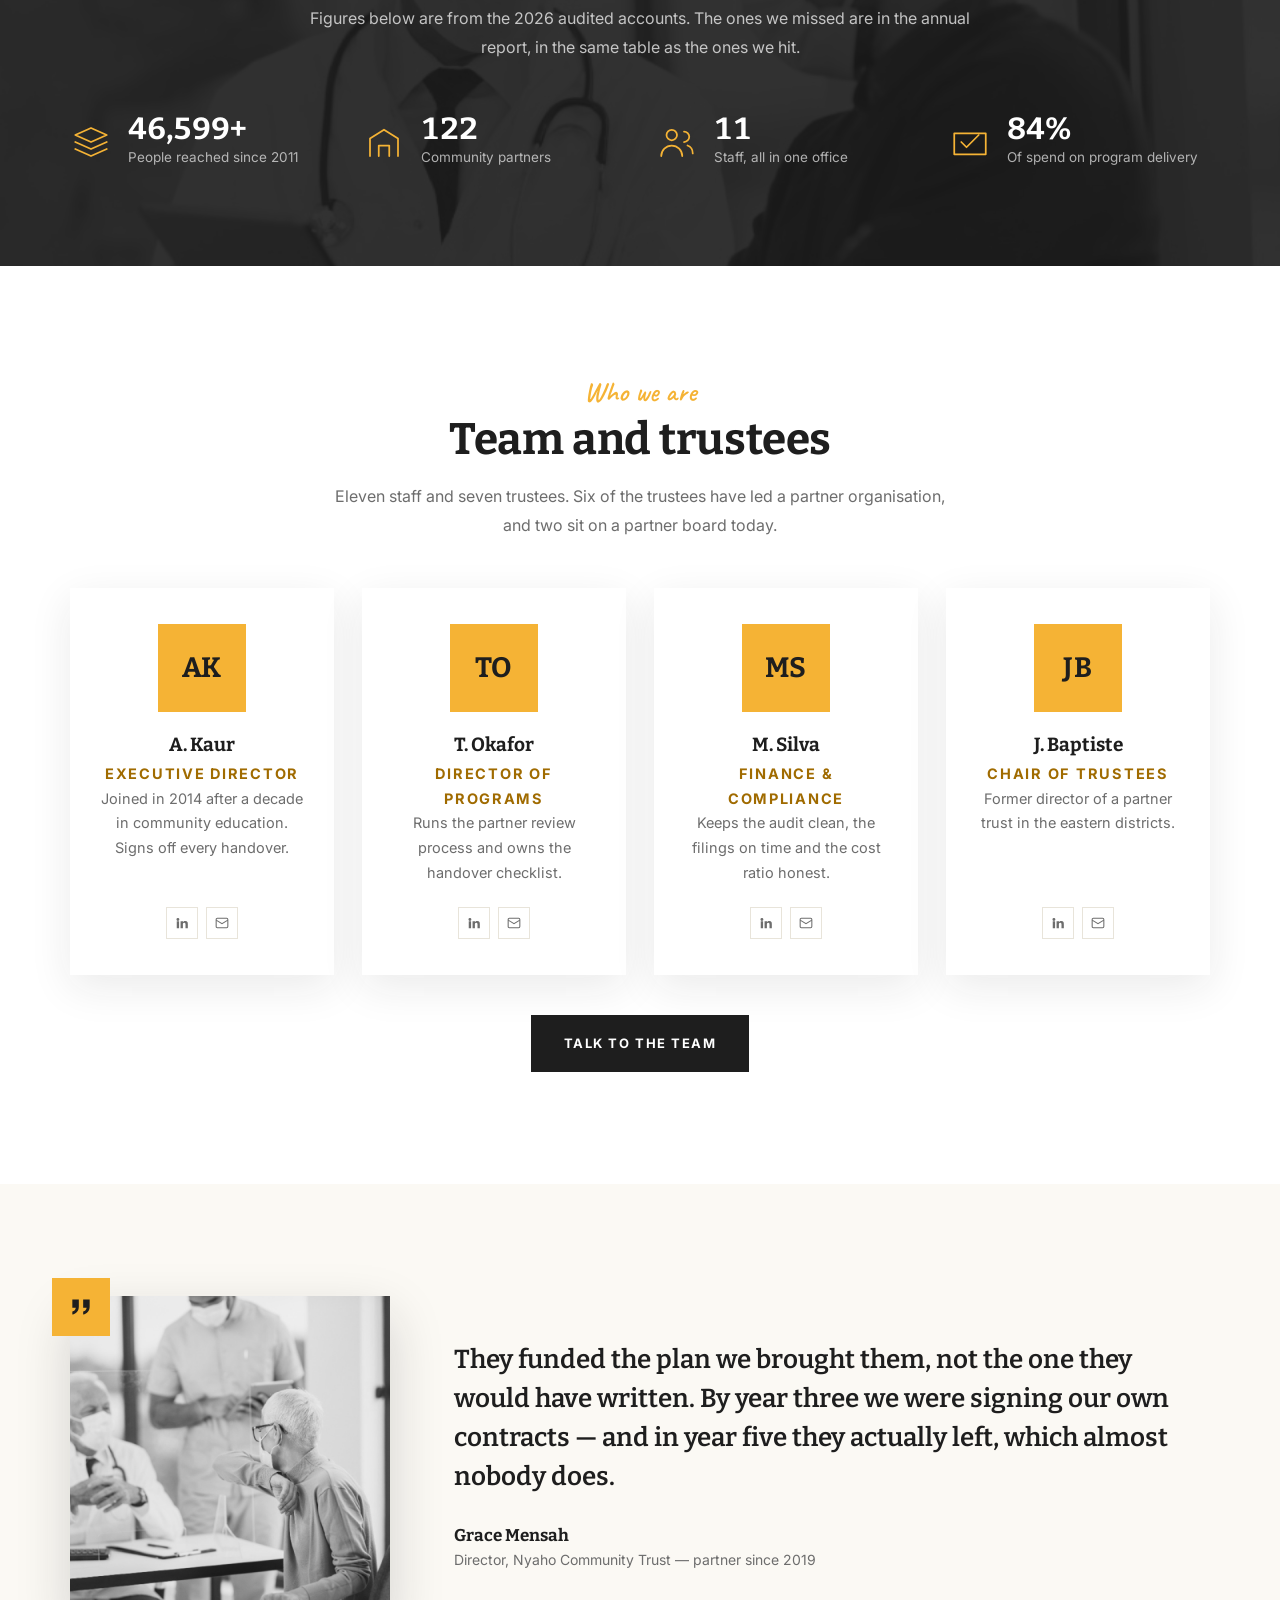
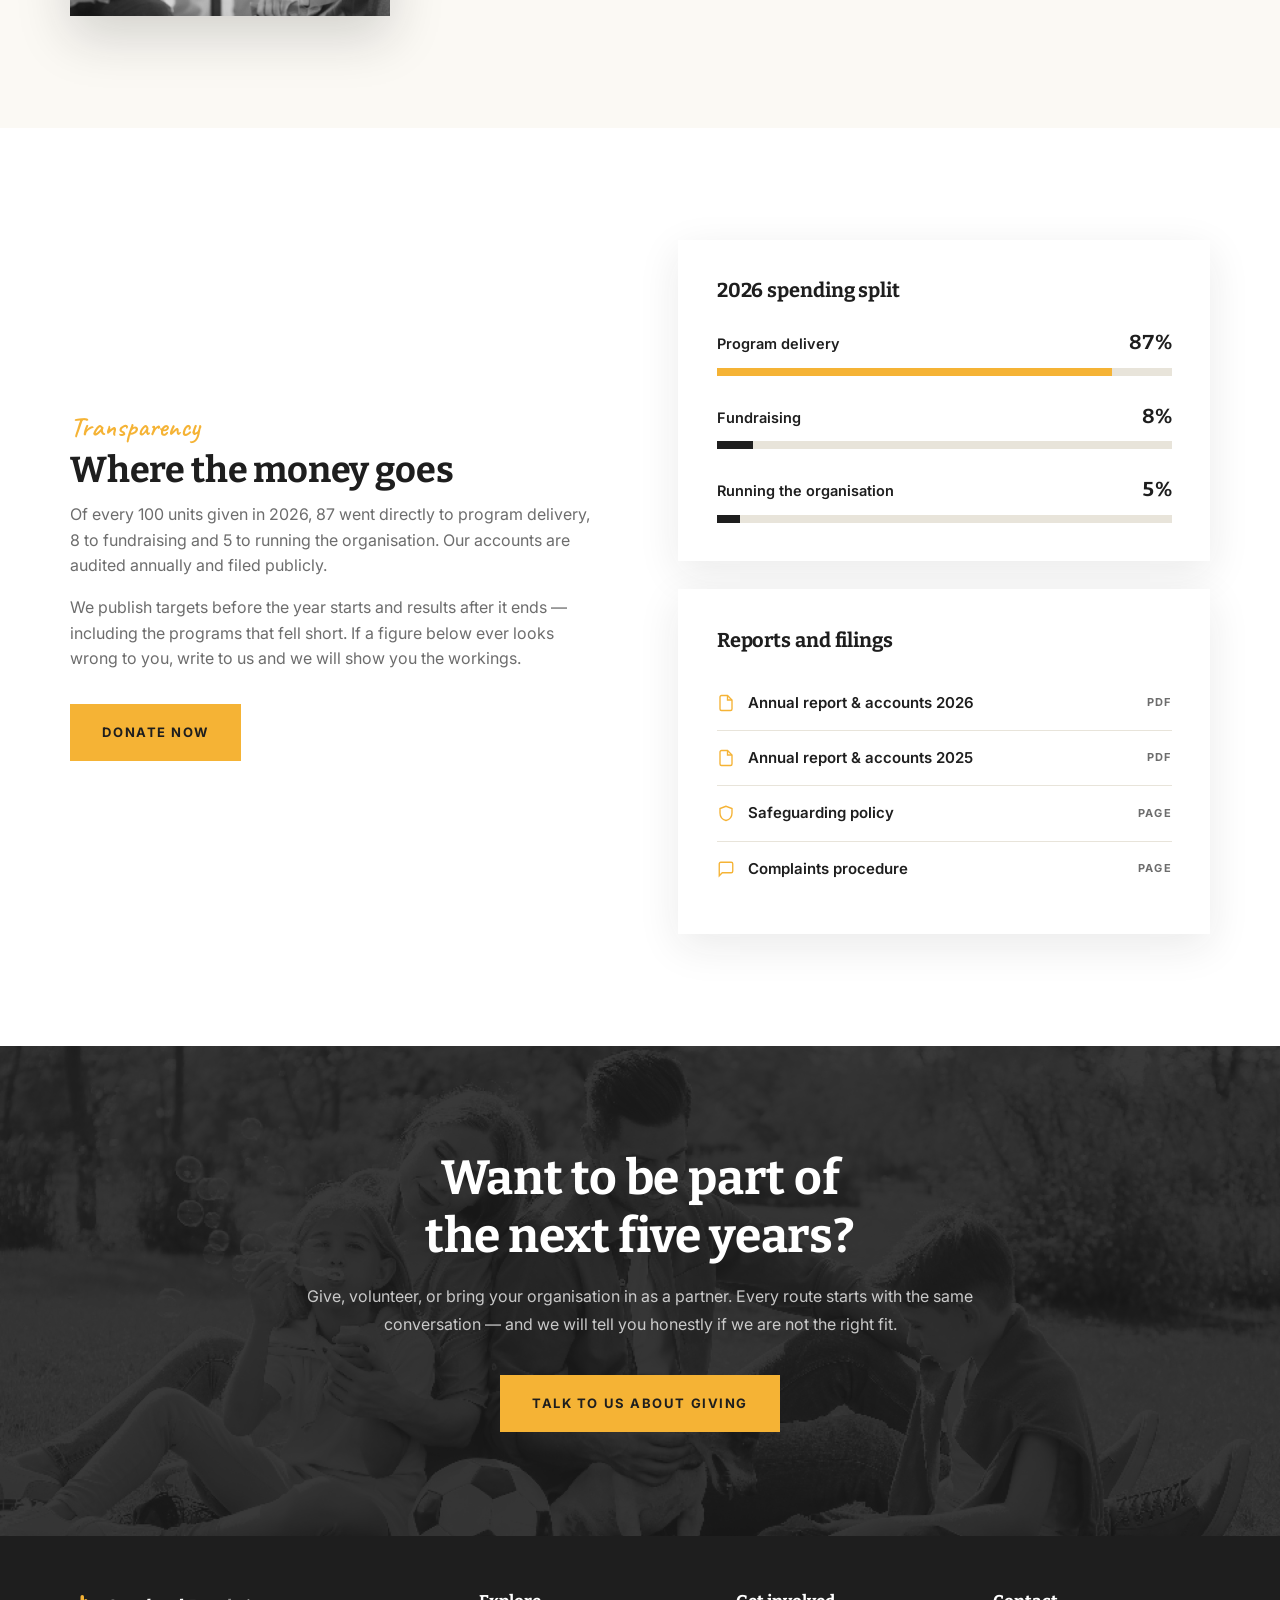
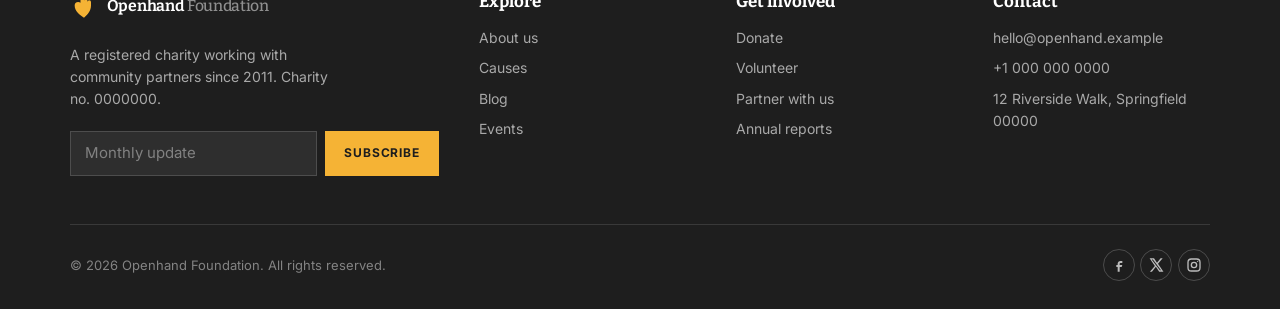
<file: about.html>
<!doctype html>
<html lang="en">
<head>
  <meta charset="utf-8">
  <meta name="viewport" content="width=device-width, initial-scale=1">
  <title>About us — Openhand Foundation</title>
  <meta name="description" content="How Openhand Foundation works: our story, the five-year model, our team and trustees, and where the money goes.">
  <link rel="icon" href="assets/img/logo.svg" type="image/svg+xml">
  <link rel="preconnect" href="https://fonts.googleapis.com">
  <link rel="preconnect" href="https://fonts.gstatic.com" crossorigin>
  <link href="https://fonts.googleapis.com/css2?family=Bitter:wght@600;700&family=Caveat:wght@600&family=Inter:wght@400;500;600;700&display=swap" rel="stylesheet">
  <link rel="stylesheet" href="assets/css/style.css">
  <link rel="stylesheet" href="assets/css/warm.css">
  <script src="assets/js/main.js" defer></script>
</head>
<body class="warm">
  <a class="skip-link" href="#main">Skip to content</a>

  <!-- ===== Header ===== -->
  <header class="site-header">
    <!-- Utility bar -->
    <div class="c-topbar">
      <div class="container c-topbar-inner">
        <a class="c-logo" href="index.html">
          <img src="assets/img/logo.svg" alt="">
          <span>
            <b>Openhand</b>
            <span>Foundation</span>
          </span>
        </a>

        <dl class="c-info c-info--hide">
          <svg viewBox="0 0 24 24" fill="none" stroke="currentColor" stroke-width="1.6" aria-hidden="true"><rect x="2" y="4" width="20" height="16" rx="2"/><path d="m2 7 10 6 10-6"/></svg>
          <div>
            <dt>Email address</dt>
            <dd>hello@openhand.example</dd>
          </div>
        </dl>

        <dl class="c-info">
          <svg viewBox="0 0 24 24" fill="none" stroke="currentColor" stroke-width="1.6" aria-hidden="true"><path d="M22 16.9v3a2 2 0 0 1-2.2 2 19.8 19.8 0 0 1-8.6-3.1 19.5 19.5 0 0 1-6-6A19.8 19.8 0 0 1 2.1 4.2 2 2 0 0 1 4.1 2h3a2 2 0 0 1 2 1.7c.1 1 .4 1.9.7 2.8a2 2 0 0 1-.5 2.1L8.1 9.9a16 16 0 0 0 6 6l1.3-1.2a2 2 0 0 1 2.1-.5c.9.3 1.8.6 2.8.7a2 2 0 0 1 1.7 2Z"/></svg>
          <div>
            <dt>Phone number</dt>
            <dd>+1 000 000 0000</dd>
          </div>
        </dl>

        <dl class="c-info c-info--hide">
          <svg viewBox="0 0 24 24" fill="none" stroke="currentColor" stroke-width="1.6" aria-hidden="true"><path d="M3 10.5 12 3l9 7.5"/><path d="M5 9.5V21h14V9.5"/></svg>
          <div>
            <dt>Our location</dt>
            <dd>Springfield, 00000</dd>
          </div>
        </dl>

        <a class="c-btn c-btn--amber" href="contact.html#give">Donate now</a>
      </div>
    </div>

    <!-- Nav bar -->
    <div class="container">
      <div class="c-navbar">
        <div class="c-navbar-inner">
          <nav class="nav" id="nav" aria-label="Main">
            <ul>
              <li><a href="index.html">Home</a></li>
              <li><a href="about.html">About</a></li>
              <li><a href="programs.html">Causes</a></li>
              <li><a href="events.html">Events</a></li>
              <li><a href="news.html">Blog</a></li>
              <li><a href="contact.html">Contact</a></li>
            </ul>
          </nav>

          <div class="c-socials">
            <span class="c-socials-label">Follow us:</span>
            <a href="#" aria-label="Openhand Foundation on Facebook">
              <svg viewBox="0 0 24 24" fill="currentColor" aria-hidden="true"><path d="M14 9h3V6h-3c-2.2 0-4 1.8-4 4v2H8v3h2v7h3v-7h3l1-3h-4v-2c0-.6.4-1 1-1Z"/></svg>
            </a>
            <a href="#" aria-label="Openhand Foundation on X">
              <svg viewBox="0 0 24 24" fill="currentColor" aria-hidden="true"><path d="M18.9 2H22l-7 8 8.2 12h-6.4l-5-7.3L5.9 22H2.8l7.5-8.6L2.4 2h6.6l4.5 6.6L18.9 2Zm-1.1 18h1.7L7.3 3.8H5.5L17.8 20Z"/></svg>
            </a>
            <a href="#" aria-label="Openhand Foundation on Instagram">
              <svg viewBox="0 0 24 24" fill="none" stroke="currentColor" stroke-width="2" aria-hidden="true"><rect x="3" y="3" width="18" height="18" rx="5"/><circle cx="12" cy="12" r="4"/><circle cx="17.5" cy="6.5" r="1" fill="currentColor" stroke="none"/></svg>
            </a>
          </div>

          <button class="nav-toggle" type="button" aria-expanded="false" aria-controls="nav">
            <span></span>
            <span class="visually-hidden">Menu</span>
          </button>
        </div>
      </div>
    </div>
  </header>

  <main id="main">

    <!-- ===== Page head ===== -->
    <section class="c-pagehead">
      <img class="c-pagehead-img" src="assets/img/photos/g-cta.jpg" alt="" width="1920" height="900">
      <div class="container">
        <ol class="c-crumbs">
          <li><a href="index.html">Home</a></li>
          <li aria-current="page">About us</li>
        </ol>
        <h1>Fifteen years of working ourselves out of a <em>job</em></h1>
        <p>
          Openhand Foundation began in 2011 with one learning centre and a spreadsheet. The
          method has not changed much since: find the people already doing the work, fund
          their plan, and leave when they no longer need us.
        </p>
      </div>
    </section>

    <!-- ===== Story ===== -->
    <section class="c-section" id="story" aria-labelledby="story-heading">
      <div class="container c-about">
        <div class="c-collage reveal">
          <img class="c-collage-main" src="assets/img/photos/g-1.jpg" alt="" width="900" height="700" loading="lazy">
          <img class="c-collage-sub" src="assets/img/photos/g-2.jpg" alt="" width="1024" height="683" loading="lazy">
        </div>

        <div class="reveal">
          <span class="c-eyebrow">Our story</span>
          <h2 id="story-heading">It started with one after-school centre</h2>
          <p>
            A group of teachers and a retired accountant pooled a small fund to keep one
            after-school centre open. It worked — and the request that followed was not for
            more centres, but for help with the paperwork that unlocks government funding.
          </p>
          <p>
            That request set the shape of the organisation. We are small on purpose: eleven
            staff, no field offices, and a rule that every program is run by an organisation
            rooted in the place it serves.
          </p>
          <ul class="c-checks">
            <li>126 partner organisations across 14 districts</li>
            <li>Eleven staff, no field offices, no country directors</li>
            <li>Nine of the eleven programs we have closed still run locally</li>
            <li>Accounts audited annually and filed in public</li>
          </ul>
          <div class="c-badge-stat">
            <svg viewBox="0 0 48 48" fill="none" stroke="currentColor" stroke-width="2" stroke-linecap="round" stroke-linejoin="round" aria-hidden="true"><circle cx="24" cy="24" r="18"/><path d="M24 13v11l7 4"/></svg>
            <div>
              <b data-count="15">15</b>
              <span>Years working this way</span>
            </div>
          </div>
        </div>
      </div>
    </section>

    <!-- ===== Mission / approach / values ===== -->
    <section class="c-section c-section--cream" aria-labelledby="pillars-heading">
      <div class="container">
        <div class="c-head c-head--center">
          <span class="c-eyebrow">What drives us</span>
          <h2 id="pillars-heading">Mission, method and the rules we keep</h2>
          <p>
            Three commitments decide what we fund, how we fund it, and the date we stop.
            They are the same three we wrote down in 2011.
          </p>
        </div>

        <div class="c-pillars">
          <article class="c-pillar reveal">
            <div class="c-pillar-icon" aria-hidden="true">
              <svg viewBox="0 0 48 48" fill="none" stroke="currentColor" stroke-width="2" stroke-linecap="round" stroke-linejoin="round"><circle cx="24" cy="24" r="18"/><circle cx="24" cy="24" r="10"/><circle cx="24" cy="24" r="2.5" fill="currentColor"/></svg>
            </div>
            <h3>Our mission</h3>
            <p>
              Put long-term capital, training and administrative cover behind community
              organisations so they can run the programs their neighbours already asked for —
              in learning, livelihoods, health and water.
            </p>
          </article>

          <article class="c-pillar c-pillar--amber reveal">
            <div class="c-pillar-icon" aria-hidden="true">
              <svg viewBox="0 0 48 48" fill="none" stroke="currentColor" stroke-width="2" stroke-linecap="round" stroke-linejoin="round"><path d="M24 40c-9-6-15-11.5-15-18.5A8.5 8.5 0 0 1 24 16a8.5 8.5 0 0 1 15 5.5C39 28.5 33 34 24 40Z"/></svg>
            </div>
            <h3>How we work</h3>
            <p>
              We never open a field office. Every program is co-designed with a local partner,
              holds its own budget by year three, and has a handover date agreed before the
              first payment is made.
            </p>
          </article>

          <article class="c-pillar reveal">
            <div class="c-pillar-icon" aria-hidden="true">
              <svg viewBox="0 0 48 48" fill="none" stroke="currentColor" stroke-width="2" stroke-linecap="round" stroke-linejoin="round"><path d="M24 6 8 12v12c0 9.5 6.6 17.4 16 19 9.4-1.6 16-9.5 16-19V12L24 6Z"/><path d="m17 24 5 5 9-10"/></svg>
            </div>
            <h3>What we publish</h3>
            <p>
              Targets go out before the year starts, results after it ends — including the
              programs that fell short. Accounts are audited annually and filed where anyone
              can read them.
            </p>
          </article>
        </div>
      </div>
    </section>

    <!-- ===== The five-year model ===== -->
    <section class="c-section" id="model" aria-labelledby="model-heading">
      <div class="container">
        <div class="c-head c-head--center">
          <span class="c-eyebrow">The model</span>
          <h2 id="model-heading">Five years, three phases</h2>
          <p>Every program follows the same arc, with an exit date agreed on day one.</p>
        </div>

        <div class="c-steps">
          <article class="c-step reveal">
            <span class="c-step-num" aria-hidden="true">01</span>
            <span class="c-step-phase">Years 1–2</span>
            <h3>Fund and train</h3>
            <p>
              We cover full costs and run governance, bookkeeping and safeguarding training
              with the partner team. Nothing is asked of them financially in this phase.
            </p>
          </article>

          <article class="c-step reveal">
            <span class="c-step-num" aria-hidden="true">02</span>
            <span class="c-step-phase">Years 3–4</span>
            <h3>Share delivery</h3>
            <p>
              The partner holds the budget. We co-sign, review quarterly, and help them raise
              their own funding from district and institutional sources.
            </p>
          </article>

          <article class="c-step reveal">
            <span class="c-step-num" aria-hidden="true">03</span>
            <span class="c-step-phase">Year 5</span>
            <h3>Hand over</h3>
            <p>
              Assets, staff contracts and data transfer to the partner. We stay reachable,
              not in charge — and the file closes on the date we set in year one.
            </p>
          </article>
        </div>
      </div>
    </section>

    <!-- ===== Numbers band ===== -->
    <section class="c-band c-band--flat" aria-labelledby="numbers-heading">
      <img class="c-band-img" src="assets/img/photos/g-4.jpg" alt="" width="900" height="700" loading="lazy">
      <div class="container">
        <div class="c-band-head">
          <span class="c-eyebrow">By the numbers</span>
          <h2 id="numbers-heading">Where fifteen years has got to</h2>
          <p>
            Figures below are from the 2026 audited accounts. The ones we missed are in the
            annual report, in the same table as the ones we hit.
          </p>
        </div>

        <div class="c-counters">
          <div class="c-counter">
            <svg viewBox="0 0 48 48" fill="none" stroke="currentColor" stroke-width="2" stroke-linecap="round" stroke-linejoin="round" aria-hidden="true"><path d="M24 8 6 16l18 8 18-8-18-8Z"/><path d="M6 32l18 8 18-8"/><path d="M6 24l18 8 18-8"/></svg>
            <div>
              <b data-count="48200" data-suffix="+">48,200+</b>
              <span>People reached since 2011</span>
            </div>
          </div>
          <div class="c-counter">
            <svg viewBox="0 0 48 48" fill="none" stroke="currentColor" stroke-width="2" stroke-linecap="round" stroke-linejoin="round" aria-hidden="true"><path d="M8 40V20l16-10 16 10v20"/><path d="M18 40V28h12v12"/></svg>
            <div>
              <b data-count="126">126</b>
              <span>Community partners</span>
            </div>
          </div>
          <div class="c-counter">
            <svg viewBox="0 0 48 48" fill="none" stroke="currentColor" stroke-width="2" stroke-linecap="round" stroke-linejoin="round" aria-hidden="true"><circle cx="18" cy="16" r="6"/><path d="M6 40c0-6.6 5.4-12 12-12s12 5.4 12 12"/><path d="M32 12a6 6 0 0 1 0 12"/><path d="M36 28c4.4 1.6 6 5 6 9"/></svg>
            <div>
              <b data-count="11">11</b>
              <span>Staff, all in one office</span>
            </div>
          </div>
          <div class="c-counter">
            <svg viewBox="0 0 48 48" fill="none" stroke="currentColor" stroke-width="2" stroke-linecap="round" stroke-linejoin="round" aria-hidden="true"><path d="M6 14h36v24H6z"/><path d="m14 24 6 6 14-14"/></svg>
            <div>
              <b data-count="87" data-suffix="%">87%</b>
              <span>Of spend on program delivery</span>
            </div>
          </div>
        </div>
      </div>
    </section>

    <!-- ===== Team ===== -->
    <section class="c-section" id="team" aria-labelledby="team-heading">
      <div class="container">
        <div class="c-head c-head--center">
          <span class="c-eyebrow">Who we are</span>
          <h2 id="team-heading">Team and trustees</h2>
          <p>
            Eleven staff and seven trustees. Six of the trustees have led a partner
            organisation, and two sit on a partner board today.
          </p>
        </div>

        <div class="c-team">
          <article class="c-member reveal">
            <span class="c-monogram" aria-hidden="true">AK</span>
            <h3>A. Kaur</h3>
            <p class="c-member-role">Executive Director</p>
            <p>Joined in 2014 after a decade in community education. Signs off every handover.</p>
            <div class="c-member-social">
              <a href="#" aria-label="A. Kaur on LinkedIn">
                <svg viewBox="0 0 24 24" fill="currentColor" aria-hidden="true"><path d="M4.98 3.5A2.5 2.5 0 1 0 5 8.5a2.5 2.5 0 0 0 0-5ZM3 9h4v12H3V9Zm7 0h3.8v1.7h.05c.53-.95 1.83-1.95 3.77-1.95C21.6 8.75 22 11 22 14v7h-4v-6.2c0-1.48-.03-3.4-2.07-3.4-2.07 0-2.39 1.62-2.39 3.29V21h-4V9Z"/></svg>
              </a>
              <a href="mailto:hello@openhand.example" aria-label="Email A. Kaur">
                <svg viewBox="0 0 24 24" fill="none" stroke="currentColor" stroke-width="1.8" aria-hidden="true"><rect x="2" y="4" width="20" height="16" rx="2"/><path d="m2 7 10 6 10-6"/></svg>
              </a>
            </div>
          </article>

          <article class="c-member reveal">
            <span class="c-monogram" aria-hidden="true">TO</span>
            <h3>T. Okafor</h3>
            <p class="c-member-role">Director of Programs</p>
            <p>Runs the partner review process and owns the handover checklist.</p>
            <div class="c-member-social">
              <a href="#" aria-label="T. Okafor on LinkedIn">
                <svg viewBox="0 0 24 24" fill="currentColor" aria-hidden="true"><path d="M4.98 3.5A2.5 2.5 0 1 0 5 8.5a2.5 2.5 0 0 0 0-5ZM3 9h4v12H3V9Zm7 0h3.8v1.7h.05c.53-.95 1.83-1.95 3.77-1.95C21.6 8.75 22 11 22 14v7h-4v-6.2c0-1.48-.03-3.4-2.07-3.4-2.07 0-2.39 1.62-2.39 3.29V21h-4V9Z"/></svg>
              </a>
              <a href="mailto:hello@openhand.example" aria-label="Email T. Okafor">
                <svg viewBox="0 0 24 24" fill="none" stroke="currentColor" stroke-width="1.8" aria-hidden="true"><rect x="2" y="4" width="20" height="16" rx="2"/><path d="m2 7 10 6 10-6"/></svg>
              </a>
            </div>
          </article>

          <article class="c-member reveal">
            <span class="c-monogram" aria-hidden="true">MS</span>
            <h3>M. Silva</h3>
            <p class="c-member-role">Finance &amp; Compliance</p>
            <p>Keeps the audit clean, the filings on time and the cost ratio honest.</p>
            <div class="c-member-social">
              <a href="#" aria-label="M. Silva on LinkedIn">
                <svg viewBox="0 0 24 24" fill="currentColor" aria-hidden="true"><path d="M4.98 3.5A2.5 2.5 0 1 0 5 8.5a2.5 2.5 0 0 0 0-5ZM3 9h4v12H3V9Zm7 0h3.8v1.7h.05c.53-.95 1.83-1.95 3.77-1.95C21.6 8.75 22 11 22 14v7h-4v-6.2c0-1.48-.03-3.4-2.07-3.4-2.07 0-2.39 1.62-2.39 3.29V21h-4V9Z"/></svg>
              </a>
              <a href="mailto:hello@openhand.example" aria-label="Email M. Silva">
                <svg viewBox="0 0 24 24" fill="none" stroke="currentColor" stroke-width="1.8" aria-hidden="true"><rect x="2" y="4" width="20" height="16" rx="2"/><path d="m2 7 10 6 10-6"/></svg>
              </a>
            </div>
          </article>

          <article class="c-member reveal">
            <span class="c-monogram" aria-hidden="true">JB</span>
            <h3>J. Baptiste</h3>
            <p class="c-member-role">Chair of Trustees</p>
            <p>Former director of a partner trust in the eastern districts.</p>
            <div class="c-member-social">
              <a href="#" aria-label="J. Baptiste on LinkedIn">
                <svg viewBox="0 0 24 24" fill="currentColor" aria-hidden="true"><path d="M4.98 3.5A2.5 2.5 0 1 0 5 8.5a2.5 2.5 0 0 0 0-5ZM3 9h4v12H3V9Zm7 0h3.8v1.7h.05c.53-.95 1.83-1.95 3.77-1.95C21.6 8.75 22 11 22 14v7h-4v-6.2c0-1.48-.03-3.4-2.07-3.4-2.07 0-2.39 1.62-2.39 3.29V21h-4V9Z"/></svg>
              </a>
              <a href="mailto:hello@openhand.example" aria-label="Email J. Baptiste">
                <svg viewBox="0 0 24 24" fill="none" stroke="currentColor" stroke-width="1.8" aria-hidden="true"><rect x="2" y="4" width="20" height="16" rx="2"/><path d="m2 7 10 6 10-6"/></svg>
              </a>
            </div>
          </article>
        </div>

        <p style="text-align:center;margin-top:2.5rem">
          <a class="c-btn c-btn--dark" href="contact.html">Talk to the team</a>
        </p>
      </div>
    </section>

    <!-- ===== Partner quote ===== -->
    <section class="c-section c-section--cream" aria-labelledby="quote-heading">
      <div class="container">
        <h2 class="visually-hidden" id="quote-heading">What our partners say</h2>
        <figure class="c-quote reveal">
          <div class="c-quote-photo">
            <span class="c-quote-mark" aria-hidden="true"><svg viewBox="0 0 24 24" fill="currentColor"><path d="M10 5v6.6c0 4-2.2 6.7-6 7.4v-2.8c1.9-.6 3-1.9 3.2-3.6H4V5h6Zm10 0v6.6c0 4-2.2 6.7-6 7.4v-2.8c1.9-.6 3-1.9 3.2-3.6H14V5h6Z"/></svg></span>
            <img src="assets/img/photos/g-3.jpg" alt="" width="800" height="800" loading="lazy">
          </div>
          <div>
            <blockquote>
              They funded the plan we brought them, not the one they would have written. By
              year three we were signing our own contracts — and in year five they actually
              left, which almost nobody does.
            </blockquote>
            <figcaption>
              <b>Grace Mensah</b>
              Director, Nyaho Community Trust — partner since 2019
            </figcaption>
          </div>
        </figure>
      </div>
    </section>

    <!-- ===== Transparency ===== -->
    <section class="c-section" id="finances" aria-labelledby="finances-heading">
      <div class="container c-about">
        <div class="reveal">
          <span class="c-eyebrow">Transparency</span>
          <h2 id="finances-heading">Where the money goes</h2>
          <p>
            Of every 100 units given in 2026, 87 went directly to program delivery, 8 to
            fundraising and 5 to running the organisation. Our accounts are audited annually
            and filed publicly.
          </p>
          <p>
            We publish targets before the year starts and results after it ends — including
            the programs that fell short. If a figure below ever looks wrong to you, write to
            us and we will show you the workings.
          </p>
          <p style="margin-top:2rem">
            <a class="c-btn c-btn--amber" href="contact.html#give">Donate now</a>
          </p>
        </div>

        <div class="reveal">
          <div class="c-panel">
            <h3>2026 spending split</h3>
            <div class="c-meters">
              <div class="c-meter">
                <div class="c-meter-head"><span>Program delivery</span><b>87%</b></div>
                <div class="c-meter-track"><div class="c-meter-fill" style="width:87%"></div></div>
              </div>
              <div class="c-meter c-meter--dark">
                <div class="c-meter-head"><span>Fundraising</span><b>8%</b></div>
                <div class="c-meter-track"><div class="c-meter-fill" style="width:8%"></div></div>
              </div>
              <div class="c-meter c-meter--dark">
                <div class="c-meter-head"><span>Running the organisation</span><b>5%</b></div>
                <div class="c-meter-track"><div class="c-meter-fill" style="width:5%"></div></div>
              </div>
            </div>
          </div>

          <div class="c-panel">
            <h3>Reports and filings</h3>
            <ul class="c-docs">
              <li>
                <a href="#">
                  <svg viewBox="0 0 24 24" fill="none" stroke="currentColor" stroke-width="1.8" aria-hidden="true"><path d="M14 2H6a2 2 0 0 0-2 2v16a2 2 0 0 0 2 2h12a2 2 0 0 0 2-2V8l-6-6Z"/><path d="M14 2v6h6"/></svg>
                  Annual report &amp; accounts 2026 <span>PDF</span>
                </a>
              </li>
              <li>
                <a href="#">
                  <svg viewBox="0 0 24 24" fill="none" stroke="currentColor" stroke-width="1.8" aria-hidden="true"><path d="M14 2H6a2 2 0 0 0-2 2v16a2 2 0 0 0 2 2h12a2 2 0 0 0 2-2V8l-6-6Z"/><path d="M14 2v6h6"/></svg>
                  Annual report &amp; accounts 2025 <span>PDF</span>
                </a>
              </li>
              <li>
                <a href="#">
                  <svg viewBox="0 0 24 24" fill="none" stroke="currentColor" stroke-width="1.8" aria-hidden="true"><path d="M12 3 4 6v6c0 5 3.4 8.8 8 10 4.6-1.2 8-5 8-10V6l-8-3Z"/></svg>
                  Safeguarding policy <span>Page</span>
                </a>
              </li>
              <li>
                <a href="#">
                  <svg viewBox="0 0 24 24" fill="none" stroke="currentColor" stroke-width="1.8" aria-hidden="true"><path d="M21 15a2 2 0 0 1-2 2H7l-4 4V5a2 2 0 0 1 2-2h14a2 2 0 0 1 2 2Z"/></svg>
                  Complaints procedure <span>Page</span>
                </a>
              </li>
            </ul>
          </div>
        </div>
      </div>
    </section>

    <!-- ===== CTA ===== -->
    <section class="c-cta" id="support" aria-labelledby="cta-heading">
      <img class="c-cta-img" src="assets/img/photos/band.jpg" alt="" width="1920" height="900" loading="lazy">
      <h2 id="cta-heading">Want to be part of the next five years?</h2>
      <p>
        Give, volunteer, or bring your organisation in as a partner. Every route starts with
        the same conversation — and we will tell you honestly if we are not the right fit.
      </p>
      <a class="c-btn c-btn--amber" href="contact.html#give">Talk to us about giving</a>
    </section>

  </main>

  <!-- ===== Footer ===== -->
  <footer class="site-footer">
    <div class="container">
      <div class="footer-grid">
        <div class="footer-about">
          <a class="brand" href="index.html">
            <img class="brand-mark" src="assets/img/logo.svg" alt="">
            <span class="brand-name">Openhand <span>Foundation</span></span>
          </a>
          <p>
            A registered charity working with community partners since 2011.
            Charity no. 0000000.
          </p>
          <form class="newsletter" data-validate data-success="You're on the list — thank you.">
            <label class="visually-hidden" for="footer-email">Email address</label>
            <input id="footer-email" type="email" name="email" placeholder="Monthly update" required>
            <button class="btn btn-primary" type="submit">Subscribe</button>
            <p class="form-status" tabindex="-1" hidden></p>
          </form>
        </div>

        <div>
          <h4>Explore</h4>
          <ul class="footer-links">
            <li><a href="about.html">About us</a></li>
            <li><a href="programs.html">Causes</a></li>
            <li><a href="news.html">Blog</a></li>
            <li><a href="events.html">Events</a></li>
          </ul>
        </div>

        <div>
          <h4>Get involved</h4>
          <ul class="footer-links">
            <li><a href="contact.html#give">Donate</a></li>
            <li><a href="contact.html">Volunteer</a></li>
            <li><a href="contact.html">Partner with us</a></li>
            <li><a href="about.html#finances">Annual reports</a></li>
          </ul>
        </div>

        <div>
          <h4>Contact</h4>
          <ul class="footer-links">
            <li><a href="mailto:hello@openhand.example">hello@openhand.example</a></li>
            <li><a href="tel:+10000000000">+1 000 000 0000</a></li>
            <li>12 Riverside Walk, Springfield 00000</li>
          </ul>
        </div>
      </div>

      <div class="footer-bottom">
        <p class="mb-0">© <span data-year>2026</span> Openhand Foundation. All rights reserved.</p>
        <div class="socials">
          <a href="#" aria-label="Openhand Foundation on Facebook">
            <svg viewBox="0 0 24 24" fill="currentColor" aria-hidden="true"><path d="M14 9h3V6h-3c-2.2 0-4 1.8-4 4v2H8v3h2v7h3v-7h3l1-3h-4v-2c0-.6.4-1 1-1Z"/></svg>
          </a>
          <a href="#" aria-label="Openhand Foundation on X">
            <svg viewBox="0 0 24 24" fill="currentColor" aria-hidden="true"><path d="M18.9 2H22l-7 8 8.2 12h-6.4l-5-7.3L5.9 22H2.8l7.5-8.6L2.4 2h6.6l4.5 6.6L18.9 2Zm-1.1 18h1.7L7.3 3.8H5.5L17.8 20Z"/></svg>
          </a>
          <a href="#" aria-label="Openhand Foundation on Instagram">
            <svg viewBox="0 0 24 24" fill="none" stroke="currentColor" stroke-width="2" aria-hidden="true"><rect x="3" y="3" width="18" height="18" rx="5"/><circle cx="12" cy="12" r="4"/><circle cx="17.5" cy="6.5" r="1" fill="currentColor" stroke="none"/></svg>
          </a>
        </div>
      </div>
    </div>
  </footer>
</body>
</html>
</file>
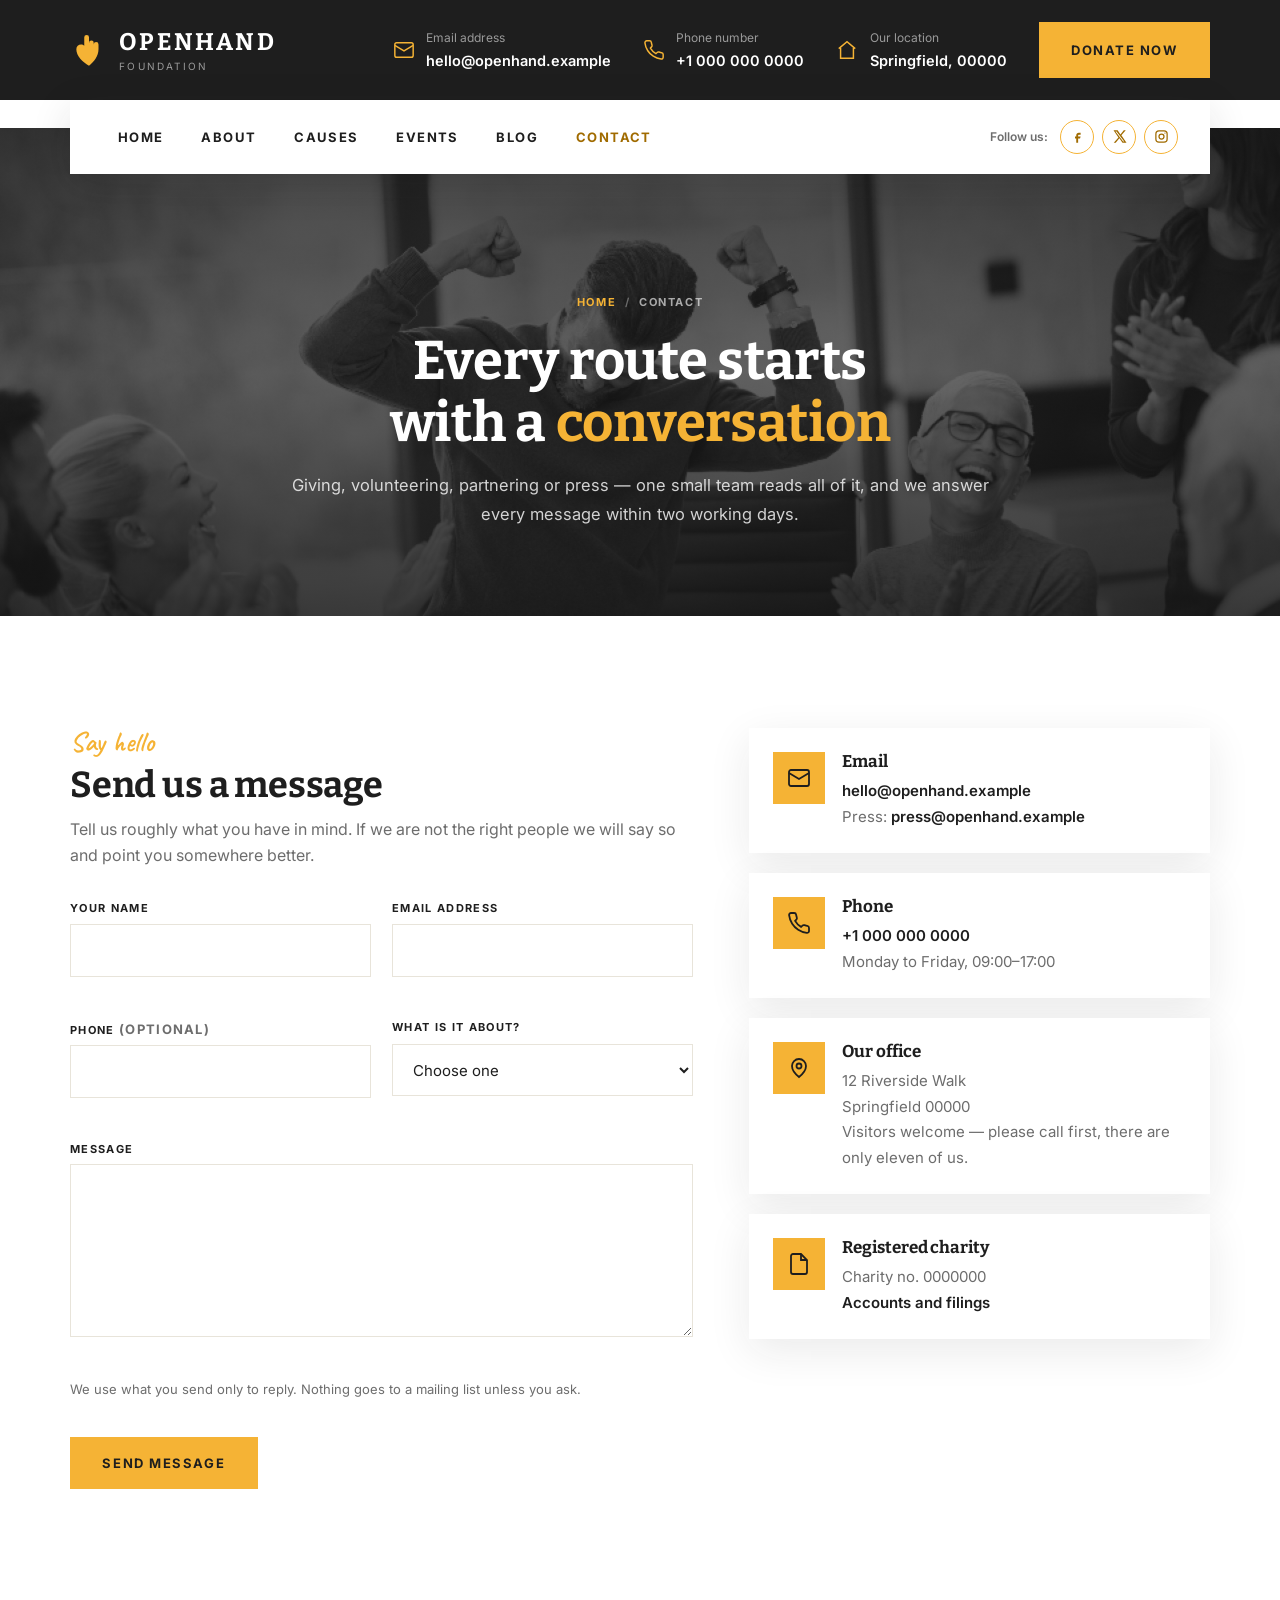
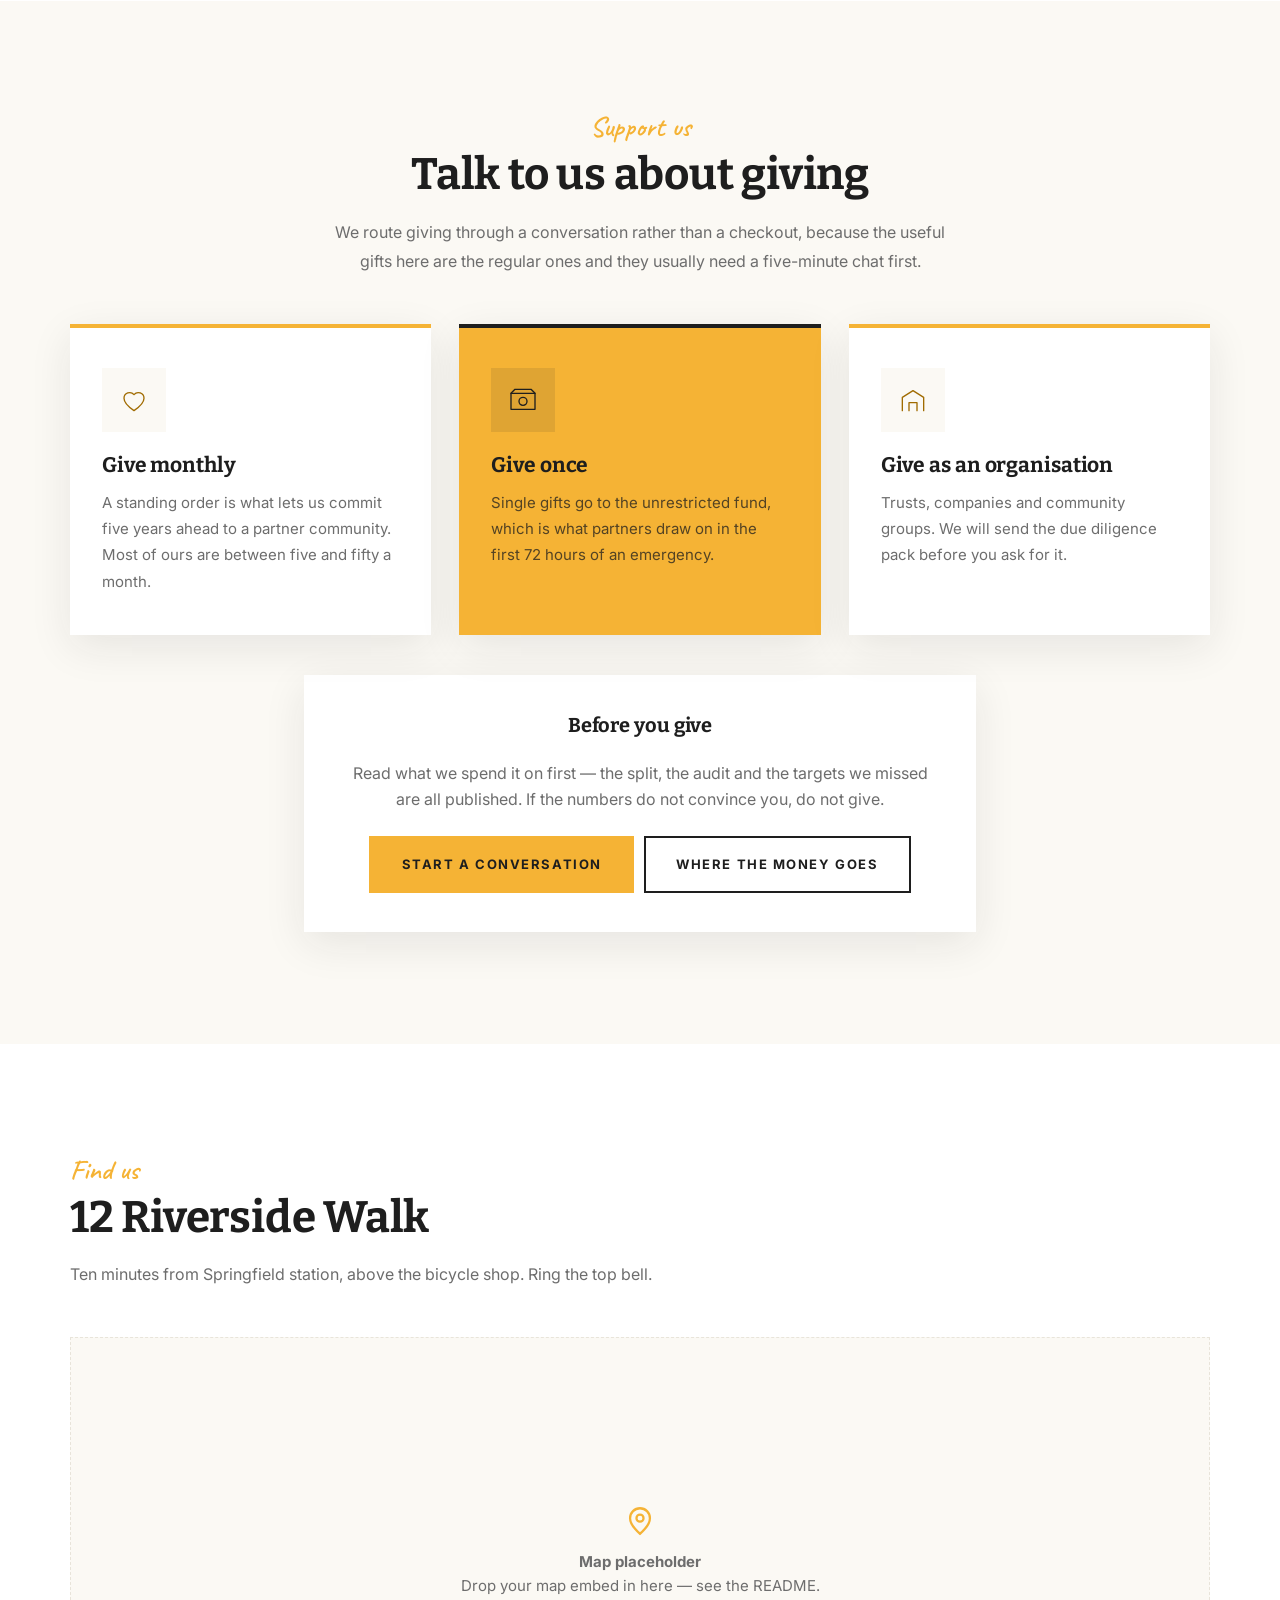
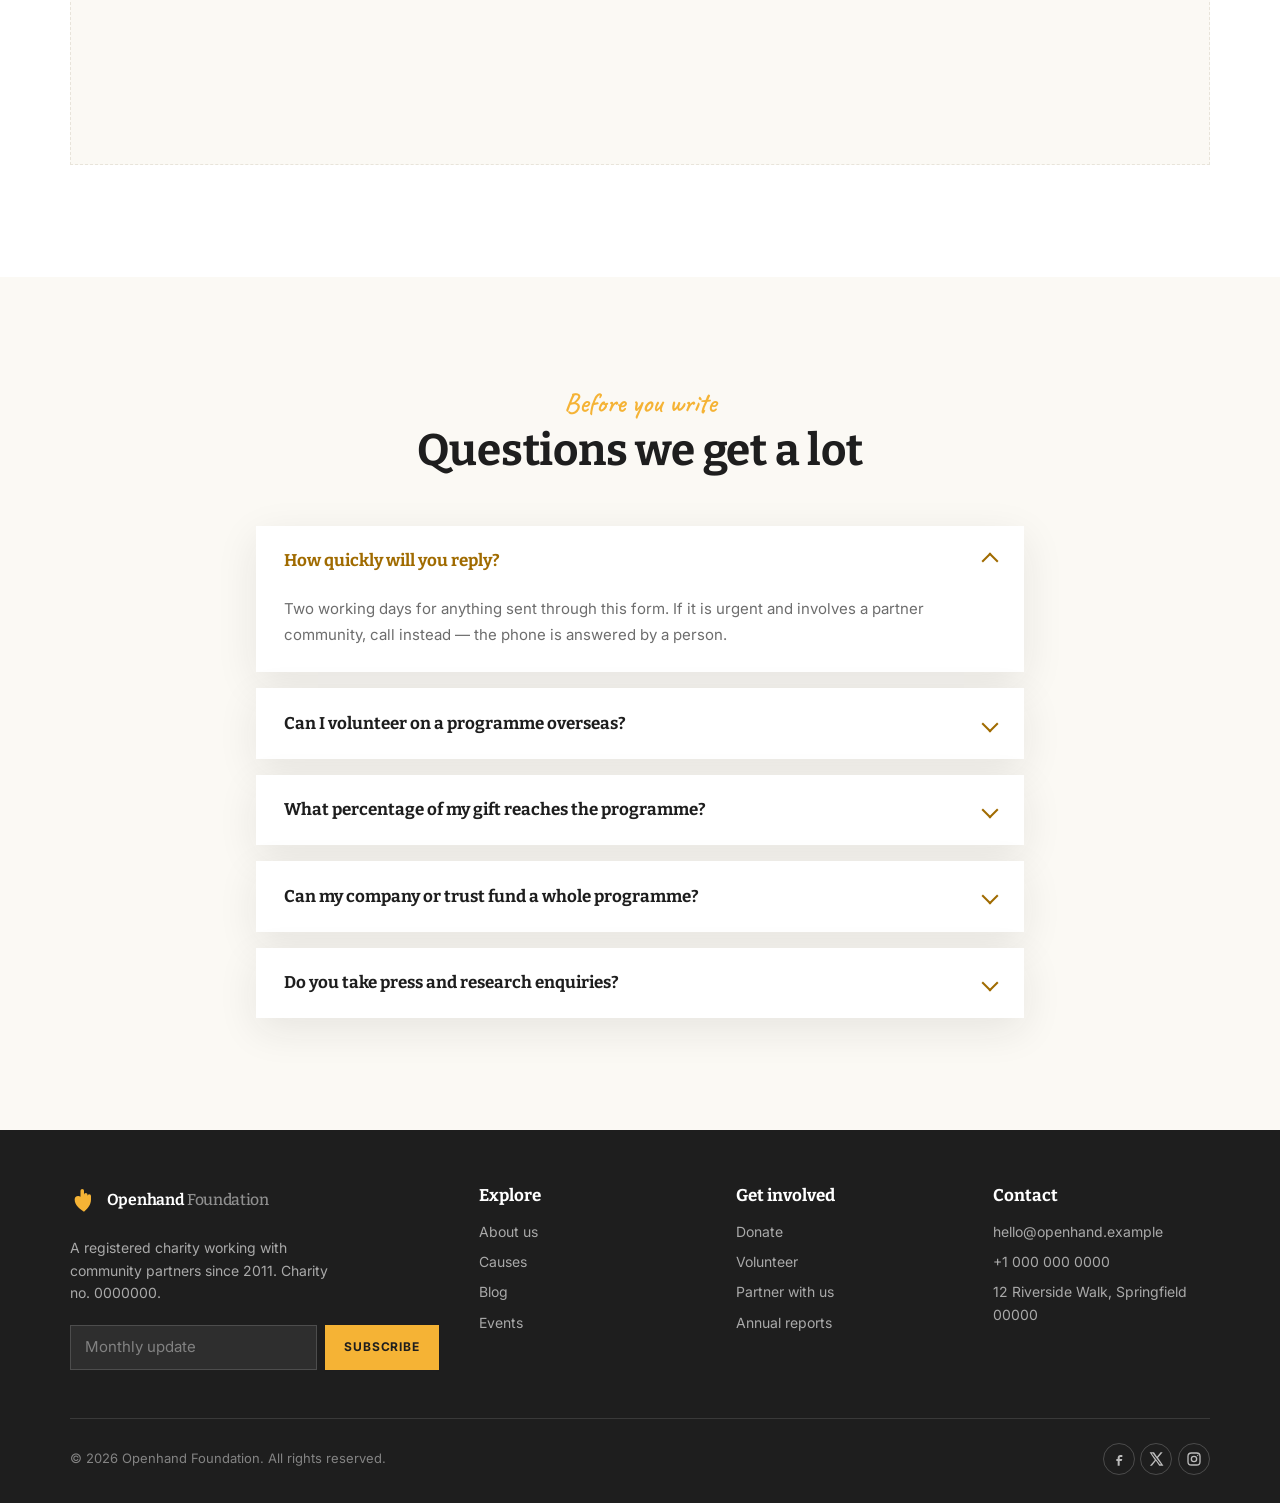
<file: contact.html>
<!doctype html>
<html lang="en">
<head>
  <meta charset="utf-8">
  <meta name="viewport" content="width=device-width, initial-scale=1">
  <title>Contact — Openhand Foundation</title>
  <meta name="description" content="Talk to Openhand Foundation about giving, volunteering, partnering or press. We reply within two working days.">
  <link rel="icon" href="assets/img/logo.svg" type="image/svg+xml">
  <link rel="preconnect" href="https://fonts.googleapis.com">
  <link rel="preconnect" href="https://fonts.gstatic.com" crossorigin>
  <link href="https://fonts.googleapis.com/css2?family=Bitter:wght@600;700&family=Caveat:wght@600&family=Inter:wght@400;500;600;700&display=swap" rel="stylesheet">
  <link rel="stylesheet" href="assets/css/style.css">
  <link rel="stylesheet" href="assets/css/warm.css">
  <script src="assets/js/main.js" defer></script>
</head>
<body class="warm">
  <a class="skip-link" href="#main">Skip to content</a>

  <!-- ===== Header ===== -->
  <header class="site-header">
    <!-- Utility bar -->
    <div class="c-topbar">
      <div class="container c-topbar-inner">
        <a class="c-logo" href="index.html">
          <img src="assets/img/logo.svg" alt="">
          <span>
            <b>Openhand</b>
            <span>Foundation</span>
          </span>
        </a>

        <dl class="c-info c-info--hide">
          <svg viewBox="0 0 24 24" fill="none" stroke="currentColor" stroke-width="1.6" aria-hidden="true"><rect x="2" y="4" width="20" height="16" rx="2"/><path d="m2 7 10 6 10-6"/></svg>
          <div>
            <dt>Email address</dt>
            <dd>hello@openhand.example</dd>
          </div>
        </dl>

        <dl class="c-info">
          <svg viewBox="0 0 24 24" fill="none" stroke="currentColor" stroke-width="1.6" aria-hidden="true"><path d="M22 16.9v3a2 2 0 0 1-2.2 2 19.8 19.8 0 0 1-8.6-3.1 19.5 19.5 0 0 1-6-6A19.8 19.8 0 0 1 2.1 4.2 2 2 0 0 1 4.1 2h3a2 2 0 0 1 2 1.7c.1 1 .4 1.9.7 2.8a2 2 0 0 1-.5 2.1L8.1 9.9a16 16 0 0 0 6 6l1.3-1.2a2 2 0 0 1 2.1-.5c.9.3 1.8.6 2.8.7a2 2 0 0 1 1.7 2Z"/></svg>
          <div>
            <dt>Phone number</dt>
            <dd>+1 000 000 0000</dd>
          </div>
        </dl>

        <dl class="c-info c-info--hide">
          <svg viewBox="0 0 24 24" fill="none" stroke="currentColor" stroke-width="1.6" aria-hidden="true"><path d="M3 10.5 12 3l9 7.5"/><path d="M5 9.5V21h14V9.5"/></svg>
          <div>
            <dt>Our location</dt>
            <dd>Springfield, 00000</dd>
          </div>
        </dl>

        <a class="c-btn c-btn--amber" href="contact.html#give">Donate now</a>
      </div>
    </div>

    <!-- Nav bar -->
    <div class="container">
      <div class="c-navbar">
        <div class="c-navbar-inner">
          <nav class="nav" id="nav" aria-label="Main">
            <ul>
              <li><a href="index.html">Home</a></li>
              <li><a href="about.html">About</a></li>
              <li><a href="programs.html">Causes</a></li>
              <li><a href="events.html">Events</a></li>
              <li><a href="news.html">Blog</a></li>
              <li><a href="contact.html">Contact</a></li>
            </ul>
          </nav>

          <div class="c-socials">
            <span class="c-socials-label">Follow us:</span>
            <a href="#" aria-label="Openhand Foundation on Facebook">
              <svg viewBox="0 0 24 24" fill="currentColor" aria-hidden="true"><path d="M14 9h3V6h-3c-2.2 0-4 1.8-4 4v2H8v3h2v7h3v-7h3l1-3h-4v-2c0-.6.4-1 1-1Z"/></svg>
            </a>
            <a href="#" aria-label="Openhand Foundation on X">
              <svg viewBox="0 0 24 24" fill="currentColor" aria-hidden="true"><path d="M18.9 2H22l-7 8 8.2 12h-6.4l-5-7.3L5.9 22H2.8l7.5-8.6L2.4 2h6.6l4.5 6.6L18.9 2Zm-1.1 18h1.7L7.3 3.8H5.5L17.8 20Z"/></svg>
            </a>
            <a href="#" aria-label="Openhand Foundation on Instagram">
              <svg viewBox="0 0 24 24" fill="none" stroke="currentColor" stroke-width="2" aria-hidden="true"><rect x="3" y="3" width="18" height="18" rx="5"/><circle cx="12" cy="12" r="4"/><circle cx="17.5" cy="6.5" r="1" fill="currentColor" stroke="none"/></svg>
            </a>
          </div>

          <button class="nav-toggle" type="button" aria-expanded="false" aria-controls="nav">
            <span></span>
            <span class="visually-hidden">Menu</span>
          </button>
        </div>
      </div>
    </div>
  </header>

  <main id="main">

    <!-- ===== Page head ===== -->
    <section class="c-pagehead">
      <img class="c-pagehead-img" src="assets/img/photos/g-cta.jpg" alt="" width="1920" height="900">
      <div class="container">
        <ol class="c-crumbs">
          <li><a href="index.html">Home</a></li>
          <li aria-current="page">Contact</li>
        </ol>
        <h1>Every route starts with a <em>conversation</em></h1>
        <p>
          Giving, volunteering, partnering or press — one small team reads all of it, and we
          answer every message within two working days.
        </p>
      </div>
    </section>

    <!-- ===== Form + details ===== -->
    <section class="c-section" aria-labelledby="form-heading">
      <div class="container c-contact">
        <div>
          <span class="c-eyebrow">Say hello</span>
          <h2 id="form-heading">Send us a message</h2>
          <p>
            Tell us roughly what you have in mind. If we are not the right people we will say
            so and point you somewhere better.
          </p>

          <form class="form" data-validate style="margin-top:2rem"
                data-success="Thank you — your message is with us. We reply within two working days.">
            <div class="c-field-row">
              <div class="field">
                <label for="name">Your name</label>
                <input id="name" name="name" type="text" autocomplete="name" required>
                <p class="error" aria-live="polite"></p>
              </div>
              <div class="field">
                <label for="email">Email address</label>
                <input id="email" name="email" type="email" autocomplete="email" required>
                <p class="error" aria-live="polite"></p>
              </div>
            </div>

            <div class="c-field-row">
              <div class="field">
                <label for="phone">Phone <span class="hint">(optional)</span></label>
                <input id="phone" name="phone" type="tel" autocomplete="tel">
                <p class="error" aria-live="polite"></p>
              </div>
              <div class="field">
                <label for="topic">What is it about?</label>
                <select id="topic" name="topic" required>
                  <option value="">Choose one</option>
                  <option>Giving or fundraising</option>
                  <option>Volunteering</option>
                  <option>Partnering with us</option>
                  <option>An event</option>
                  <option>Press or research</option>
                  <option>Something else</option>
                </select>
                <p class="error" aria-live="polite"></p>
              </div>
            </div>

            <div class="field">
              <label for="message">Message</label>
              <textarea id="message" name="message" rows="6" required></textarea>
              <p class="error" aria-live="polite"></p>
            </div>

            <p class="form-note">
              We use what you send only to reply. Nothing goes to a mailing list unless you ask.
            </p>

            <div>
              <button class="c-btn c-btn--amber" type="submit">Send message</button>
            </div>
            <p class="form-status" tabindex="-1" hidden></p>
          </form>
        </div>

        <div class="c-infocards">
          <div class="c-infocard">
            <div class="c-infocard-icon" aria-hidden="true">
              <svg viewBox="0 0 24 24" fill="none" stroke="currentColor" stroke-width="1.8"><rect x="2" y="4" width="20" height="16" rx="2"/><path d="m2 7 10 6 10-6"/></svg>
            </div>
            <div>
              <h3>Email</h3>
              <p><a href="mailto:hello@openhand.example">hello@openhand.example</a></p>
              <p>Press: <a href="mailto:press@openhand.example">press@openhand.example</a></p>
            </div>
          </div>

          <div class="c-infocard">
            <div class="c-infocard-icon" aria-hidden="true">
              <svg viewBox="0 0 24 24" fill="none" stroke="currentColor" stroke-width="1.8"><path d="M22 16.9v3a2 2 0 0 1-2.2 2 19.8 19.8 0 0 1-8.6-3.1 19.5 19.5 0 0 1-6-6A19.8 19.8 0 0 1 2.1 4.2 2 2 0 0 1 4.1 2h3a2 2 0 0 1 2 1.7c.1 1 .4 1.9.7 2.8a2 2 0 0 1-.5 2.1L8.1 9.9a16 16 0 0 0 6 6l1.3-1.2a2 2 0 0 1 2.1-.5c.9.3 1.8.6 2.8.7a2 2 0 0 1 1.7 2Z"/></svg>
            </div>
            <div>
              <h3>Phone</h3>
              <p><a href="tel:+10000000000">+1 000 000 0000</a></p>
              <p>Monday to Friday, 09:00–17:00</p>
            </div>
          </div>

          <div class="c-infocard">
            <div class="c-infocard-icon" aria-hidden="true">
              <svg viewBox="0 0 24 24" fill="none" stroke="currentColor" stroke-width="1.8"><path d="M12 21s7-5.6 7-11a7 7 0 1 0-14 0c0 5.4 7 11 7 11Z"/><circle cx="12" cy="10" r="2.5"/></svg>
            </div>
            <div>
              <h3>Our office</h3>
              <p>12 Riverside Walk<br>Springfield 00000</p>
              <p>Visitors welcome — please call first, there are only eleven of us.</p>
            </div>
          </div>

          <div class="c-infocard">
            <div class="c-infocard-icon" aria-hidden="true">
              <svg viewBox="0 0 24 24" fill="none" stroke="currentColor" stroke-width="1.8"><path d="M14 2H6a2 2 0 0 0-2 2v16a2 2 0 0 0 2 2h12a2 2 0 0 0 2-2V8l-6-6Z"/><path d="M14 2v6h6"/></svg>
            </div>
            <div>
              <h3>Registered charity</h3>
              <p>Charity no. 0000000</p>
              <p><a href="about.html#finances">Accounts and filings</a></p>
            </div>
          </div>
        </div>
      </div>
    </section>

    <!-- ===== Giving ===== -->
    <section class="c-section c-section--cream" id="give" aria-labelledby="give-heading">
      <div class="container">
        <div class="c-head c-head--center">
          <span class="c-eyebrow">Support us</span>
          <h2 id="give-heading">Talk to us about giving</h2>
          <p>
            We route giving through a conversation rather than a checkout, because the useful
            gifts here are the regular ones and they usually need a five-minute chat first.
          </p>
        </div>

        <div class="c-pillars">
          <article class="c-pillar reveal">
            <div class="c-pillar-icon" aria-hidden="true">
              <svg viewBox="0 0 48 48" fill="none" stroke="currentColor" stroke-width="2" stroke-linecap="round" stroke-linejoin="round"><path d="M24 40c-9-6-15-11.5-15-18.5A8.5 8.5 0 0 1 24 16a8.5 8.5 0 0 1 15 5.5C39 28.5 33 34 24 40Z"/></svg>
            </div>
            <h3>Give monthly</h3>
            <p>
              A standing order is what lets us commit five years ahead to a partner community.
              Most of ours are between five and fifty a month.
            </p>
          </article>

          <article class="c-pillar c-pillar--amber reveal">
            <div class="c-pillar-icon" aria-hidden="true">
              <svg viewBox="0 0 48 48" fill="none" stroke="currentColor" stroke-width="2" stroke-linecap="round" stroke-linejoin="round"><path d="M6 14h36v24H6z"/><circle cx="24" cy="26" r="6"/><path d="M6 14l6-6h24l6 6"/></svg>
            </div>
            <h3>Give once</h3>
            <p>
              Single gifts go to the unrestricted fund, which is what partners draw on in the
              first 72 hours of an emergency.
            </p>
          </article>

          <article class="c-pillar reveal">
            <div class="c-pillar-icon" aria-hidden="true">
              <svg viewBox="0 0 48 48" fill="none" stroke="currentColor" stroke-width="2" stroke-linecap="round" stroke-linejoin="round"><path d="M8 40V20l16-10 16 10v20"/><path d="M18 40V28h12v12"/></svg>
            </div>
            <h3>Give as an organisation</h3>
            <p>
              Trusts, companies and community groups. We will send the due diligence pack
              before you ask for it.
            </p>
          </article>
        </div>

        <div class="c-panel c-panel--center c-measure" style="margin-top:2.5rem">
          <h3>Before you give</h3>
          <p>
            Read what we spend it on first — the split, the audit and the targets we missed are
            all published. If the numbers do not convince you, do not give.
          </p>
          <div class="c-cause-foot">
            <a class="c-btn c-btn--amber" href="#form-heading">Start a conversation</a>
            <a class="c-btn c-btn--outline" href="about.html#finances">Where the money goes</a>
          </div>
        </div>
      </div>
    </section>

    <!-- ===== Find us ===== -->
    <section class="c-section" aria-labelledby="visit-heading">
      <div class="container">
        <div class="c-head">
          <span class="c-eyebrow">Find us</span>
          <h2 id="visit-heading">12 Riverside Walk</h2>
          <p>Ten minutes from Springfield station, above the bicycle shop. Ring the top bell.</p>
        </div>
        <div class="c-map">
          <div>
            <svg viewBox="0 0 24 24" fill="none" stroke="currentColor" stroke-width="1.6" aria-hidden="true"><path d="M12 21s7-5.6 7-11a7 7 0 1 0-14 0c0 5.4 7 11 7 11Z"/><circle cx="12" cy="10" r="2.5"/></svg>
            <p><b>Map placeholder</b><br>Drop your map embed in here — see the README.</p>
          </div>
        </div>
      </div>
    </section>

    <!-- ===== FAQ ===== -->
    <section class="c-section c-section--cream" aria-labelledby="faq-heading">
      <div class="container">
        <div class="c-head c-head--center">
          <span class="c-eyebrow">Before you write</span>
          <h2 id="faq-heading">Questions we get a lot</h2>
        </div>

        <div class="c-faq">
          <details open>
            <summary>How quickly will you reply?</summary>
            <div class="c-faq-body">
              <p>Two working days for anything sent through this form. If it is urgent and involves a partner community, call instead — the phone is answered by a person.</p>
            </div>
          </details>

          <details>
            <summary>Can I volunteer on a programme overseas?</summary>
            <div class="c-faq-body">
              <p>No, and this is deliberate. Programme roles are filled locally, by the partner organisation, because that is the entire point of the model.</p>
              <p>Volunteer roles here support fundraising, events and skills-based projects such as accounting or translation.</p>
            </div>
          </details>

          <details>
            <summary>What percentage of my gift reaches the programme?</summary>
            <div class="c-faq-body">
              <p>Eighty-seven percent in 2026. Eight went to fundraising and five to running the organisation. Those numbers are audited and published in full.</p>
            </div>
          </details>

          <details>
            <summary>Can my company or trust fund a whole programme?</summary>
            <div class="c-faq-body">
              <p>Yes. Programmes run on a five-year cycle and we will show you the budget, the partner and the exit date before you commit to anything.</p>
              <p>We will also tell you what we will not do, which is usually the more useful conversation.</p>
            </div>
          </details>

          <details>
            <summary>Do you take press and research enquiries?</summary>
            <div class="c-faq-body">
              <p>We do. Email press@openhand.example and say what you need. We will put you in touch with a partner directly rather than speaking for them.</p>
            </div>
          </details>
        </div>
      </div>
    </section>

  </main>

  <!-- ===== Footer ===== -->
  <footer class="site-footer">
    <div class="container">
      <div class="footer-grid">
        <div class="footer-about">
          <a class="brand" href="index.html">
            <img class="brand-mark" src="assets/img/logo.svg" alt="">
            <span class="brand-name">Openhand <span>Foundation</span></span>
          </a>
          <p>
            A registered charity working with community partners since 2011.
            Charity no. 0000000.
          </p>
          <form class="newsletter" data-validate data-success="You're on the list — thank you.">
            <label class="visually-hidden" for="footer-email">Email address</label>
            <input id="footer-email" type="email" name="email" placeholder="Monthly update" required>
            <button class="btn btn-primary" type="submit">Subscribe</button>
            <p class="form-status" tabindex="-1" hidden></p>
          </form>
        </div>

        <div>
          <h4>Explore</h4>
          <ul class="footer-links">
            <li><a href="about.html">About us</a></li>
            <li><a href="programs.html">Causes</a></li>
            <li><a href="news.html">Blog</a></li>
            <li><a href="events.html">Events</a></li>
          </ul>
        </div>

        <div>
          <h4>Get involved</h4>
          <ul class="footer-links">
            <li><a href="contact.html#give">Donate</a></li>
            <li><a href="contact.html">Volunteer</a></li>
            <li><a href="contact.html">Partner with us</a></li>
            <li><a href="about.html#finances">Annual reports</a></li>
          </ul>
        </div>

        <div>
          <h4>Contact</h4>
          <ul class="footer-links">
            <li><a href="mailto:hello@openhand.example">hello@openhand.example</a></li>
            <li><a href="tel:+10000000000">+1 000 000 0000</a></li>
            <li>12 Riverside Walk, Springfield 00000</li>
          </ul>
        </div>
      </div>

      <div class="footer-bottom">
        <p class="mb-0">© <span data-year>2026</span> Openhand Foundation. All rights reserved.</p>
        <div class="socials">
          <a href="#" aria-label="Openhand Foundation on Facebook">
            <svg viewBox="0 0 24 24" fill="currentColor" aria-hidden="true"><path d="M14 9h3V6h-3c-2.2 0-4 1.8-4 4v2H8v3h2v7h3v-7h3l1-3h-4v-2c0-.6.4-1 1-1Z"/></svg>
          </a>
          <a href="#" aria-label="Openhand Foundation on X">
            <svg viewBox="0 0 24 24" fill="currentColor" aria-hidden="true"><path d="M18.9 2H22l-7 8 8.2 12h-6.4l-5-7.3L5.9 22H2.8l7.5-8.6L2.4 2h6.6l4.5 6.6L18.9 2Zm-1.1 18h1.7L7.3 3.8H5.5L17.8 20Z"/></svg>
          </a>
          <a href="#" aria-label="Openhand Foundation on Instagram">
            <svg viewBox="0 0 24 24" fill="none" stroke="currentColor" stroke-width="2" aria-hidden="true"><rect x="3" y="3" width="18" height="18" rx="5"/><circle cx="12" cy="12" r="4"/><circle cx="17.5" cy="6.5" r="1" fill="currentColor" stroke="none"/></svg>
          </a>
        </div>
      </div>
    </div>
  </footer>
</body>
</html>
</file>
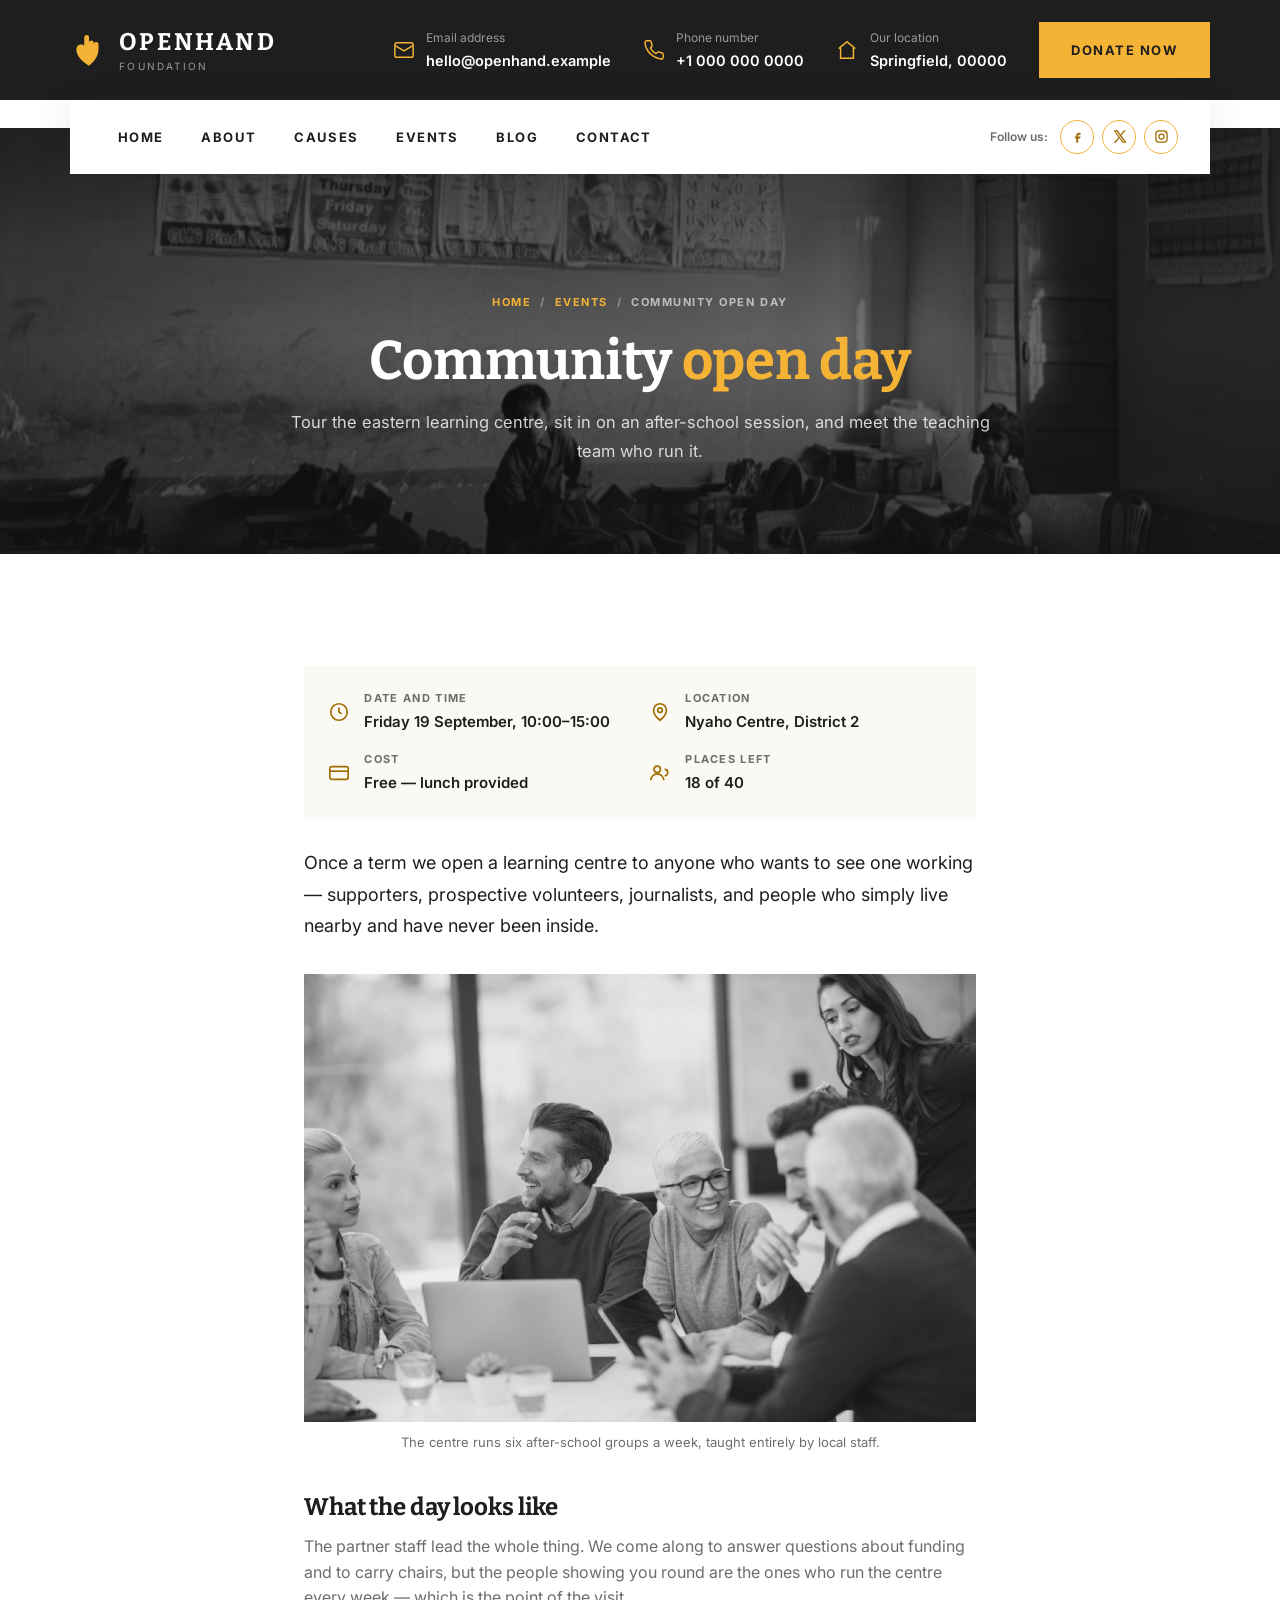
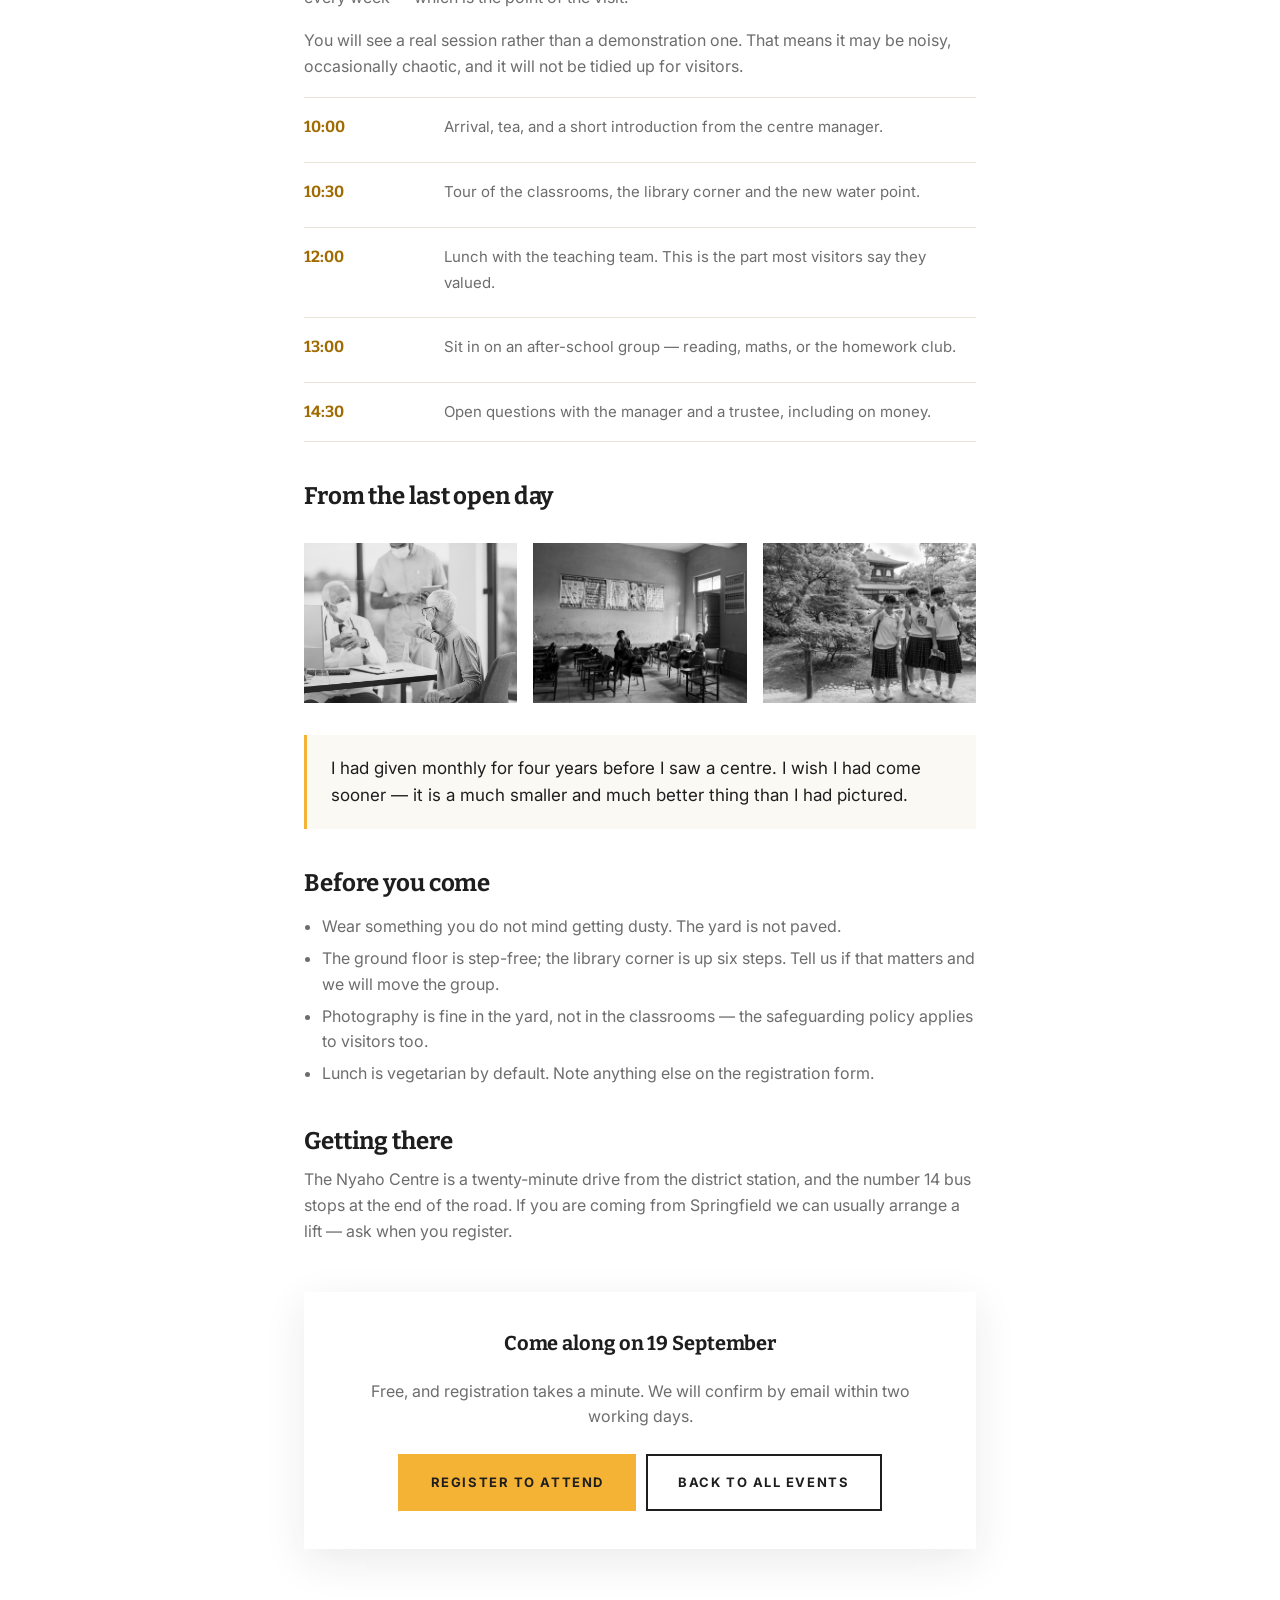
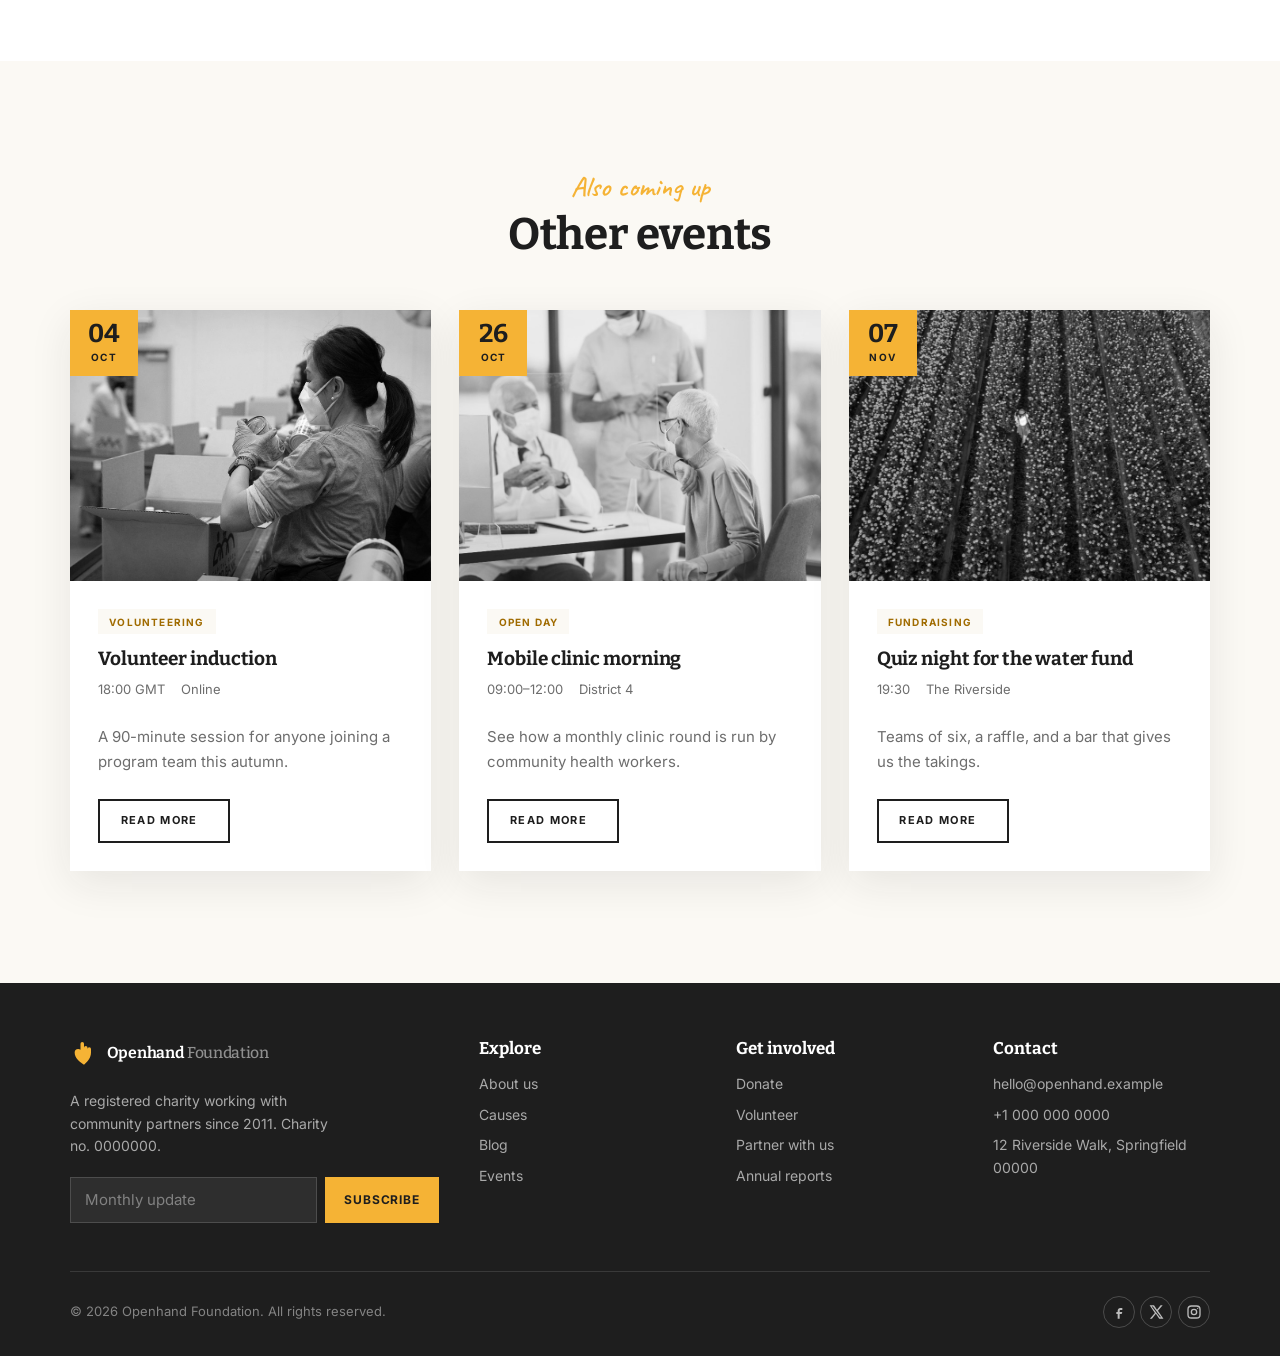
<file: event-detail.html>
<!doctype html>
<html lang="en">
<head>
  <meta charset="utf-8">
  <meta name="viewport" content="width=device-width, initial-scale=1">
  <title>Community open day — Openhand Foundation</title>
  <meta name="description" content="Tour the eastern learning centre on 19 September: what the day looks like, the running order, and how to register.">
  <link rel="icon" href="assets/img/logo.svg" type="image/svg+xml">
  <link rel="preconnect" href="https://fonts.googleapis.com">
  <link rel="preconnect" href="https://fonts.gstatic.com" crossorigin>
  <link href="https://fonts.googleapis.com/css2?family=Bitter:wght@600;700&family=Caveat:wght@600&family=Inter:wght@400;500;600;700&display=swap" rel="stylesheet">
  <link rel="stylesheet" href="assets/css/style.css">
  <link rel="stylesheet" href="assets/css/warm.css">
  <script src="assets/js/main.js" defer></script>
</head>
<body class="warm">
  <a class="skip-link" href="#main">Skip to content</a>

  <!-- ===== Header ===== -->
  <header class="site-header">
    <!-- Utility bar -->
    <div class="c-topbar">
      <div class="container c-topbar-inner">
        <a class="c-logo" href="index.html">
          <img src="assets/img/logo.svg" alt="">
          <span>
            <b>Openhand</b>
            <span>Foundation</span>
          </span>
        </a>

        <dl class="c-info c-info--hide">
          <svg viewBox="0 0 24 24" fill="none" stroke="currentColor" stroke-width="1.6" aria-hidden="true"><rect x="2" y="4" width="20" height="16" rx="2"/><path d="m2 7 10 6 10-6"/></svg>
          <div>
            <dt>Email address</dt>
            <dd>hello@openhand.example</dd>
          </div>
        </dl>

        <dl class="c-info">
          <svg viewBox="0 0 24 24" fill="none" stroke="currentColor" stroke-width="1.6" aria-hidden="true"><path d="M22 16.9v3a2 2 0 0 1-2.2 2 19.8 19.8 0 0 1-8.6-3.1 19.5 19.5 0 0 1-6-6A19.8 19.8 0 0 1 2.1 4.2 2 2 0 0 1 4.1 2h3a2 2 0 0 1 2 1.7c.1 1 .4 1.9.7 2.8a2 2 0 0 1-.5 2.1L8.1 9.9a16 16 0 0 0 6 6l1.3-1.2a2 2 0 0 1 2.1-.5c.9.3 1.8.6 2.8.7a2 2 0 0 1 1.7 2Z"/></svg>
          <div>
            <dt>Phone number</dt>
            <dd>+1 000 000 0000</dd>
          </div>
        </dl>

        <dl class="c-info c-info--hide">
          <svg viewBox="0 0 24 24" fill="none" stroke="currentColor" stroke-width="1.6" aria-hidden="true"><path d="M3 10.5 12 3l9 7.5"/><path d="M5 9.5V21h14V9.5"/></svg>
          <div>
            <dt>Our location</dt>
            <dd>Springfield, 00000</dd>
          </div>
        </dl>

        <a class="c-btn c-btn--amber" href="contact.html#give">Donate now</a>
      </div>
    </div>

    <!-- Nav bar -->
    <div class="container">
      <div class="c-navbar">
        <div class="c-navbar-inner">
          <nav class="nav" id="nav" aria-label="Main">
            <ul>
              <li><a href="index.html">Home</a></li>
              <li><a href="about.html">About</a></li>
              <li><a href="programs.html">Causes</a></li>
              <li><a href="events.html">Events</a></li>
              <li><a href="news.html">Blog</a></li>
              <li><a href="contact.html">Contact</a></li>
            </ul>
          </nav>

          <div class="c-socials">
            <span class="c-socials-label">Follow us:</span>
            <a href="#" aria-label="Openhand Foundation on Facebook">
              <svg viewBox="0 0 24 24" fill="currentColor" aria-hidden="true"><path d="M14 9h3V6h-3c-2.2 0-4 1.8-4 4v2H8v3h2v7h3v-7h3l1-3h-4v-2c0-.6.4-1 1-1Z"/></svg>
            </a>
            <a href="#" aria-label="Openhand Foundation on X">
              <svg viewBox="0 0 24 24" fill="currentColor" aria-hidden="true"><path d="M18.9 2H22l-7 8 8.2 12h-6.4l-5-7.3L5.9 22H2.8l7.5-8.6L2.4 2h6.6l4.5 6.6L18.9 2Zm-1.1 18h1.7L7.3 3.8H5.5L17.8 20Z"/></svg>
            </a>
            <a href="#" aria-label="Openhand Foundation on Instagram">
              <svg viewBox="0 0 24 24" fill="none" stroke="currentColor" stroke-width="2" aria-hidden="true"><rect x="3" y="3" width="18" height="18" rx="5"/><circle cx="12" cy="12" r="4"/><circle cx="17.5" cy="6.5" r="1" fill="currentColor" stroke="none"/></svg>
            </a>
          </div>

          <button class="nav-toggle" type="button" aria-expanded="false" aria-controls="nav">
            <span></span>
            <span class="visually-hidden">Menu</span>
          </button>
        </div>
      </div>
    </div>
  </header>

  <main id="main">

    <!-- ===== Page head ===== -->
    <section class="c-pagehead">
      <img class="c-pagehead-img" src="assets/img/photos/photo-1.jpg" alt="" width="800" height="600">
      <div class="container">
        <ol class="c-crumbs">
          <li><a href="index.html">Home</a></li>
          <li><a href="events.html">Events</a></li>
          <li aria-current="page">Community open day</li>
        </ol>
        <h1>Community <em>open day</em></h1>
        <p>
          Tour the eastern learning centre, sit in on an after-school session, and meet the
          teaching team who run it.
        </p>
      </div>
    </section>

    <!-- ===== Key details ===== -->
    <section class="c-section" aria-labelledby="detail-heading">
      <div class="container">
        <h2 class="visually-hidden" id="detail-heading">Event details</h2>

        <dl class="c-details c-measure" style="margin-top:0">
          <div class="c-detail">
            <svg viewBox="0 0 24 24" fill="none" stroke="currentColor" stroke-width="1.8" aria-hidden="true"><circle cx="12" cy="12" r="9"/><path d="M12 7v5l3 2"/></svg>
            <div>
              <dt>Date and time</dt>
              <dd>Friday 19 September, 10:00–15:00</dd>
            </div>
          </div>
          <div class="c-detail">
            <svg viewBox="0 0 24 24" fill="none" stroke="currentColor" stroke-width="1.8" aria-hidden="true"><path d="M12 21s7-5.6 7-11a7 7 0 1 0-14 0c0 5.4 7 11 7 11Z"/><circle cx="12" cy="10" r="2.5"/></svg>
            <div>
              <dt>Location</dt>
              <dd>Nyaho Centre, District 2</dd>
            </div>
          </div>
          <div class="c-detail">
            <svg viewBox="0 0 24 24" fill="none" stroke="currentColor" stroke-width="1.8" aria-hidden="true"><rect x="2" y="5" width="20" height="14" rx="2"/><path d="M2 10h20"/></svg>
            <div>
              <dt>Cost</dt>
              <dd>Free — lunch provided</dd>
            </div>
          </div>
          <div class="c-detail">
            <svg viewBox="0 0 24 24" fill="none" stroke="currentColor" stroke-width="1.8" aria-hidden="true"><circle cx="9" cy="8" r="3.5"/><path d="M2 20c0-3.9 3.1-7 7-7s7 3.1 7 7"/><path d="M17 8a3.5 3.5 0 0 1 0 7"/></svg>
            <div>
              <dt>Places left</dt>
              <dd>18 of 40</dd>
            </div>
          </div>
        </dl>

        <div class="prose">
          <p class="c-lead">
            Once a term we open a learning centre to anyone who wants to see one working —
            supporters, prospective volunteers, journalists, and people who simply live nearby
            and have never been inside.
          </p>

          <figure>
            <img src="assets/img/photos/photo-wide.jpg" alt="" width="1200" height="800" loading="lazy">
            <figcaption>The centre runs six after-school groups a week, taught entirely by local staff.</figcaption>
          </figure>

          <h2>What the day looks like</h2>
          <p>
            The partner staff lead the whole thing. We come along to answer questions about
            funding and to carry chairs, but the people showing you round are the ones who run
            the centre every week — which is the point of the visit.
          </p>
          <p>
            You will see a real session rather than a demonstration one. That means it may be
            noisy, occasionally chaotic, and it will not be tidied up for visitors.
          </p>

          <ul class="c-agenda">
            <li>
              <time datetime="10:00">10:00</time>
              <p>Arrival, tea, and a short introduction from the centre manager.</p>
            </li>
            <li>
              <time datetime="10:30">10:30</time>
              <p>Tour of the classrooms, the library corner and the new water point.</p>
            </li>
            <li>
              <time datetime="12:00">12:00</time>
              <p>Lunch with the teaching team. This is the part most visitors say they valued.</p>
            </li>
            <li>
              <time datetime="13:00">13:00</time>
              <p>Sit in on an after-school group — reading, maths, or the homework club.</p>
            </li>
            <li>
              <time datetime="14:30">14:30</time>
              <p>Open questions with the manager and a trustee, including on money.</p>
            </li>
          </ul>

          <h2>From the last open day</h2>
          <div class="c-gallery">
            <img src="assets/img/photos/photo-2.jpg" alt="" width="800" height="600" loading="lazy">
            <img src="assets/img/photos/g-1.jpg" alt="" width="900" height="700" loading="lazy">
            <img src="assets/img/photos/g-5.jpg" alt="" width="900" height="700" loading="lazy">
          </div>

          <blockquote>
            <p>
              I had given monthly for four years before I saw a centre. I wish I had come
              sooner — it is a much smaller and much better thing than I had pictured.
            </p>
          </blockquote>

          <h2>Before you come</h2>
          <ul>
            <li>Wear something you do not mind getting dusty. The yard is not paved.</li>
            <li>The ground floor is step-free; the library corner is up six steps. Tell us if that matters and we will move the group.</li>
            <li>Photography is fine in the yard, not in the classrooms — the safeguarding policy applies to visitors too.</li>
            <li>Lunch is vegetarian by default. Note anything else on the registration form.</li>
          </ul>

          <h2>Getting there</h2>
          <p>
            The Nyaho Centre is a twenty-minute drive from the district station, and the number
            14 bus stops at the end of the road. If you are coming from Springfield we can
            usually arrange a lift — ask when you register.
          </p>
        </div>

        <div class="c-panel c-panel--center c-measure" style="margin-top:3rem">
          <h3>Come along on 19 September</h3>
          <p>Free, and registration takes a minute. We will confirm by email within two working days.</p>
          <div class="c-cause-foot">
            <a class="c-btn c-btn--amber" href="contact.html">Register to attend</a>
            <a class="c-btn c-btn--outline" href="events.html">Back to all events</a>
          </div>
        </div>
      </div>
    </section>

    <!-- ===== Other events ===== -->
    <section class="c-section c-section--cream" aria-labelledby="more-heading">
      <div class="container">
        <div class="c-head c-head--center">
          <span class="c-eyebrow">Also coming up</span>
          <h2 id="more-heading">Other events</h2>
        </div>

        <div class="c-ecards">
          <article class="c-ecard reveal">
            <div class="c-ecard-media">
              <img src="assets/img/photos/g-2.jpg" alt="" width="1024" height="683" loading="lazy">
              <div class="c-ecard-date" aria-hidden="true">
                <b>04</b>
                <span>Oct</span>
              </div>
            </div>
            <div class="c-ecard-body">
              <span class="c-chip">Volunteering</span>
              <h3>Volunteer induction</h3>
              <p class="c-event-meta">
                <span>18:00 GMT</span>
                <span>Online</span>
              </p>
              <p class="c-ecard-text">A 90-minute session for anyone joining a program team this autumn.</p>
              <a class="c-btn c-btn--outline c-btn--sm" href="event-detail.html">
                Read more<span class="visually-hidden"> about Volunteer induction</span>
              </a>
            </div>
          </article>

          <article class="c-ecard reveal">
            <div class="c-ecard-media">
              <img src="assets/img/photos/photo-2.jpg" alt="" width="800" height="600" loading="lazy">
              <div class="c-ecard-date" aria-hidden="true">
                <b>26</b>
                <span>Oct</span>
              </div>
            </div>
            <div class="c-ecard-body">
              <span class="c-chip">Open day</span>
              <h3>Mobile clinic morning</h3>
              <p class="c-event-meta">
                <span>09:00–12:00</span>
                <span>District 4</span>
              </p>
              <p class="c-ecard-text">See how a monthly clinic round is run by community health workers.</p>
              <a class="c-btn c-btn--outline c-btn--sm" href="event-detail.html">
                Read more<span class="visually-hidden"> about Mobile clinic morning</span>
              </a>
            </div>
          </article>

          <article class="c-ecard reveal">
            <div class="c-ecard-media">
              <img src="assets/img/photos/photo-3.jpg" alt="" width="800" height="600" loading="lazy">
              <div class="c-ecard-date" aria-hidden="true">
                <b>07</b>
                <span>Nov</span>
              </div>
            </div>
            <div class="c-ecard-body">
              <span class="c-chip">Fundraising</span>
              <h3>Quiz night for the water fund</h3>
              <p class="c-event-meta">
                <span>19:30</span>
                <span>The Riverside</span>
              </p>
              <p class="c-ecard-text">Teams of six, a raffle, and a bar that gives us the takings.</p>
              <a class="c-btn c-btn--outline c-btn--sm" href="event-detail.html">
                Read more<span class="visually-hidden"> about Quiz night for the water fund</span>
              </a>
            </div>
          </article>
        </div>
      </div>
    </section>

  </main>

  <!-- ===== Footer ===== -->
  <footer class="site-footer">
    <div class="container">
      <div class="footer-grid">
        <div class="footer-about">
          <a class="brand" href="index.html">
            <img class="brand-mark" src="assets/img/logo.svg" alt="">
            <span class="brand-name">Openhand <span>Foundation</span></span>
          </a>
          <p>
            A registered charity working with community partners since 2011.
            Charity no. 0000000.
          </p>
          <form class="newsletter" data-validate data-success="You're on the list — thank you.">
            <label class="visually-hidden" for="footer-email">Email address</label>
            <input id="footer-email" type="email" name="email" placeholder="Monthly update" required>
            <button class="btn btn-primary" type="submit">Subscribe</button>
            <p class="form-status" tabindex="-1" hidden></p>
          </form>
        </div>

        <div>
          <h4>Explore</h4>
          <ul class="footer-links">
            <li><a href="about.html">About us</a></li>
            <li><a href="programs.html">Causes</a></li>
            <li><a href="news.html">Blog</a></li>
            <li><a href="events.html">Events</a></li>
          </ul>
        </div>

        <div>
          <h4>Get involved</h4>
          <ul class="footer-links">
            <li><a href="contact.html#give">Donate</a></li>
            <li><a href="contact.html">Volunteer</a></li>
            <li><a href="contact.html">Partner with us</a></li>
            <li><a href="about.html#finances">Annual reports</a></li>
          </ul>
        </div>

        <div>
          <h4>Contact</h4>
          <ul class="footer-links">
            <li><a href="mailto:hello@openhand.example">hello@openhand.example</a></li>
            <li><a href="tel:+10000000000">+1 000 000 0000</a></li>
            <li>12 Riverside Walk, Springfield 00000</li>
          </ul>
        </div>
      </div>

      <div class="footer-bottom">
        <p class="mb-0">© <span data-year>2026</span> Openhand Foundation. All rights reserved.</p>
        <div class="socials">
          <a href="#" aria-label="Openhand Foundation on Facebook">
            <svg viewBox="0 0 24 24" fill="currentColor" aria-hidden="true"><path d="M14 9h3V6h-3c-2.2 0-4 1.8-4 4v2H8v3h2v7h3v-7h3l1-3h-4v-2c0-.6.4-1 1-1Z"/></svg>
          </a>
          <a href="#" aria-label="Openhand Foundation on X">
            <svg viewBox="0 0 24 24" fill="currentColor" aria-hidden="true"><path d="M18.9 2H22l-7 8 8.2 12h-6.4l-5-7.3L5.9 22H2.8l7.5-8.6L2.4 2h6.6l4.5 6.6L18.9 2Zm-1.1 18h1.7L7.3 3.8H5.5L17.8 20Z"/></svg>
          </a>
          <a href="#" aria-label="Openhand Foundation on Instagram">
            <svg viewBox="0 0 24 24" fill="none" stroke="currentColor" stroke-width="2" aria-hidden="true"><rect x="3" y="3" width="18" height="18" rx="5"/><circle cx="12" cy="12" r="4"/><circle cx="17.5" cy="6.5" r="1" fill="currentColor" stroke="none"/></svg>
          </a>
        </div>
      </div>
    </div>
  </footer>
</body>
</html>
</file>
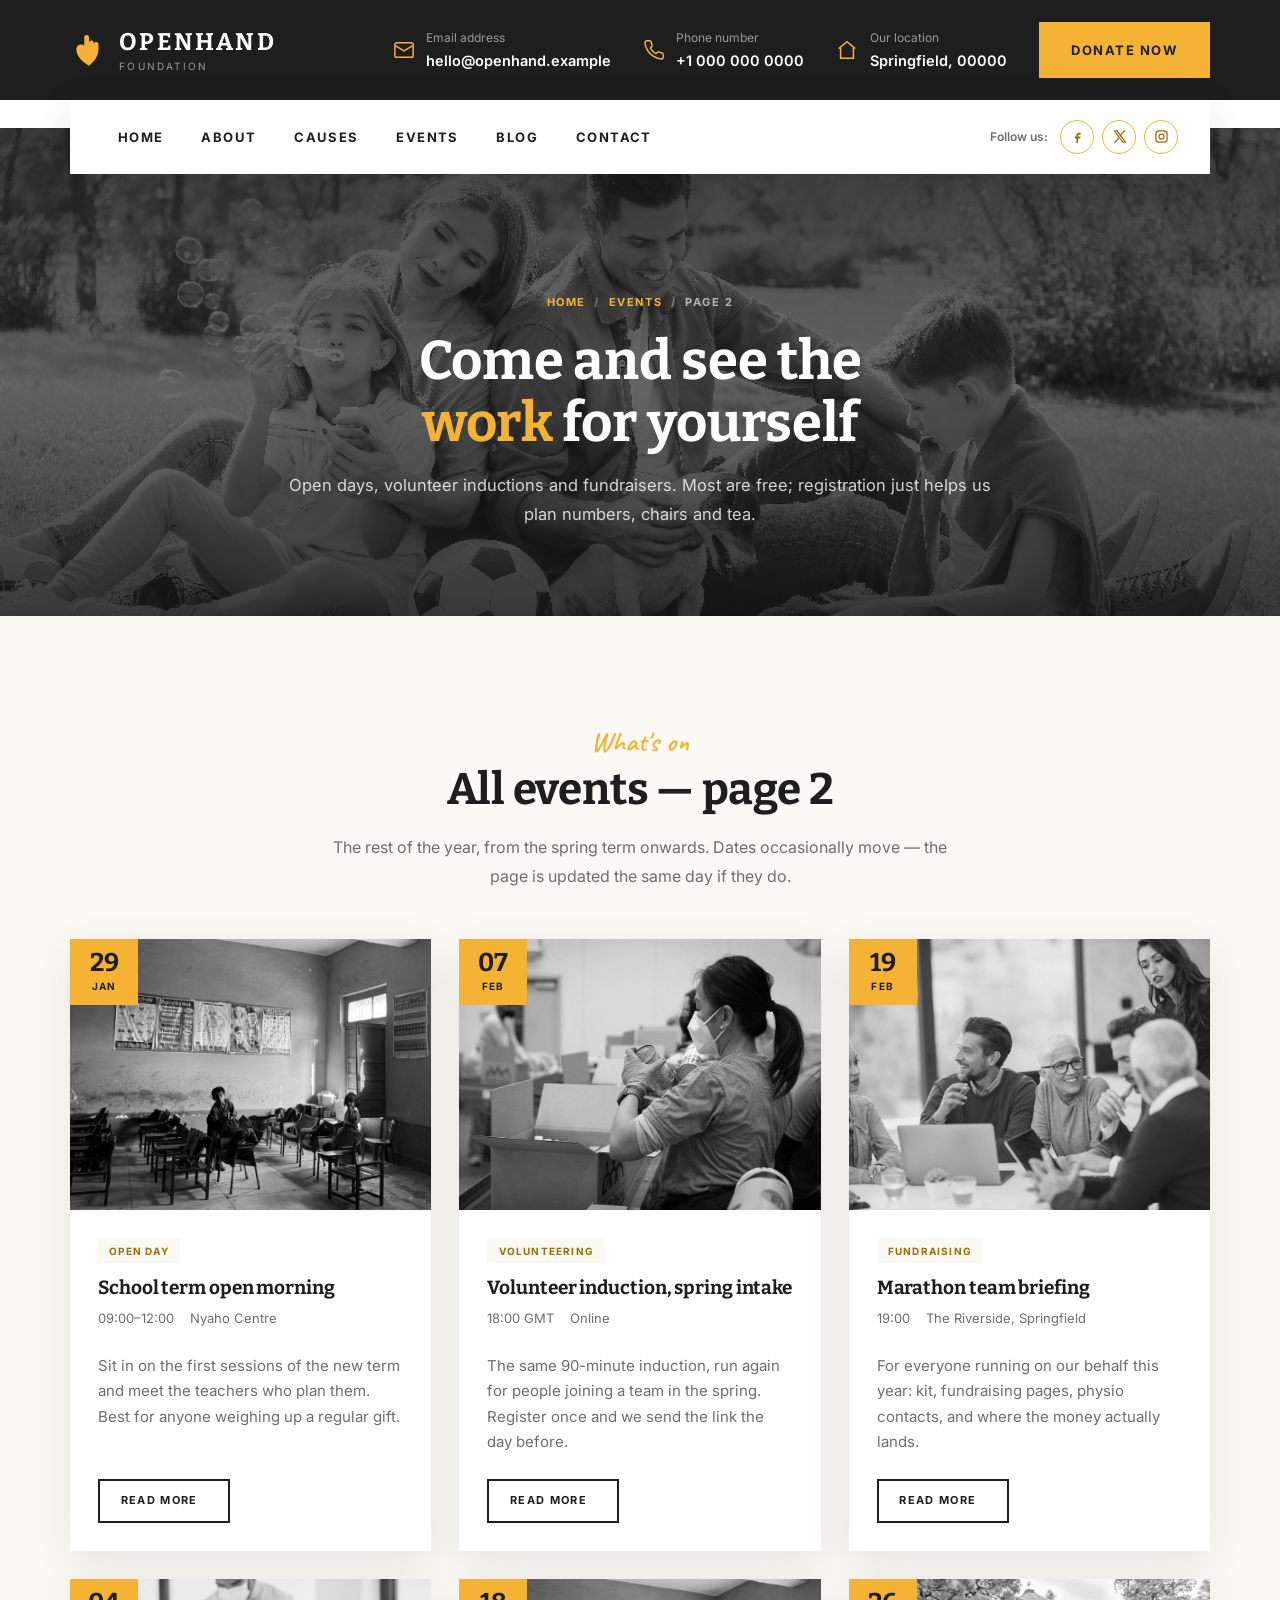
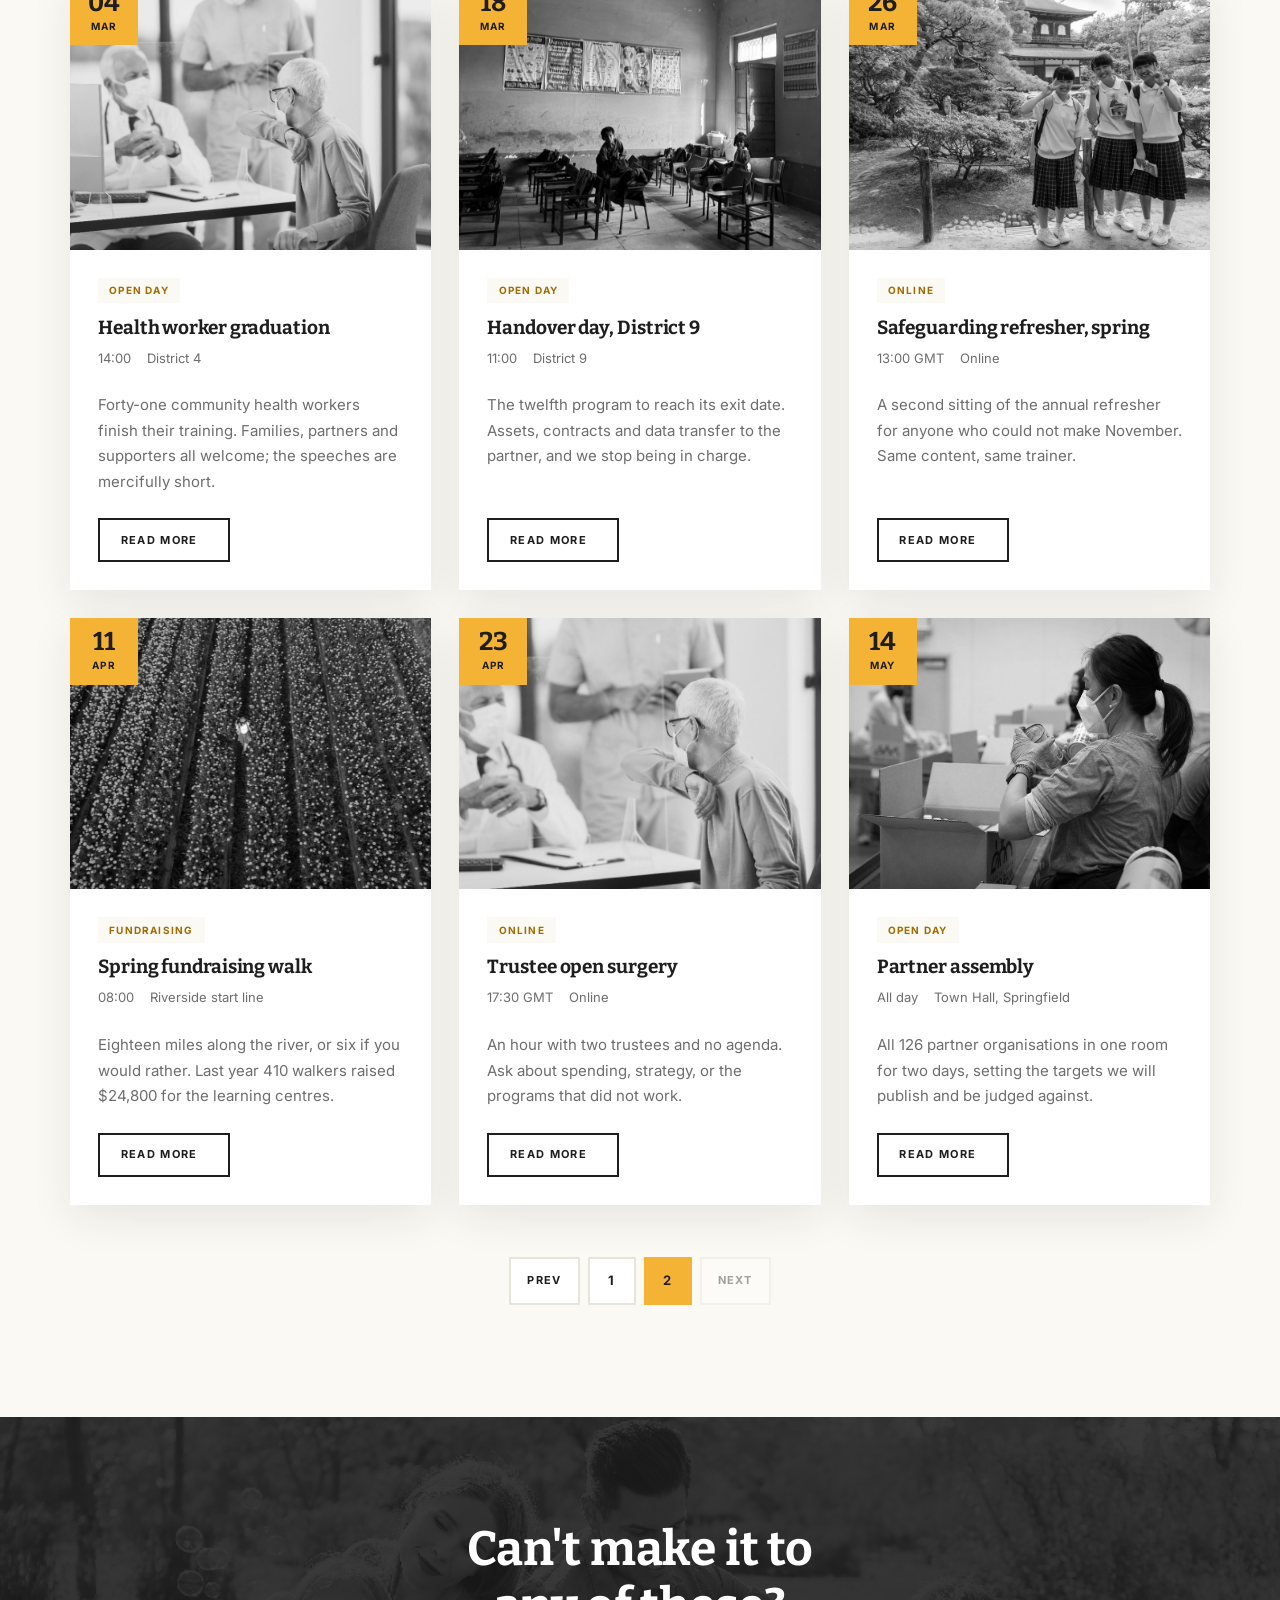
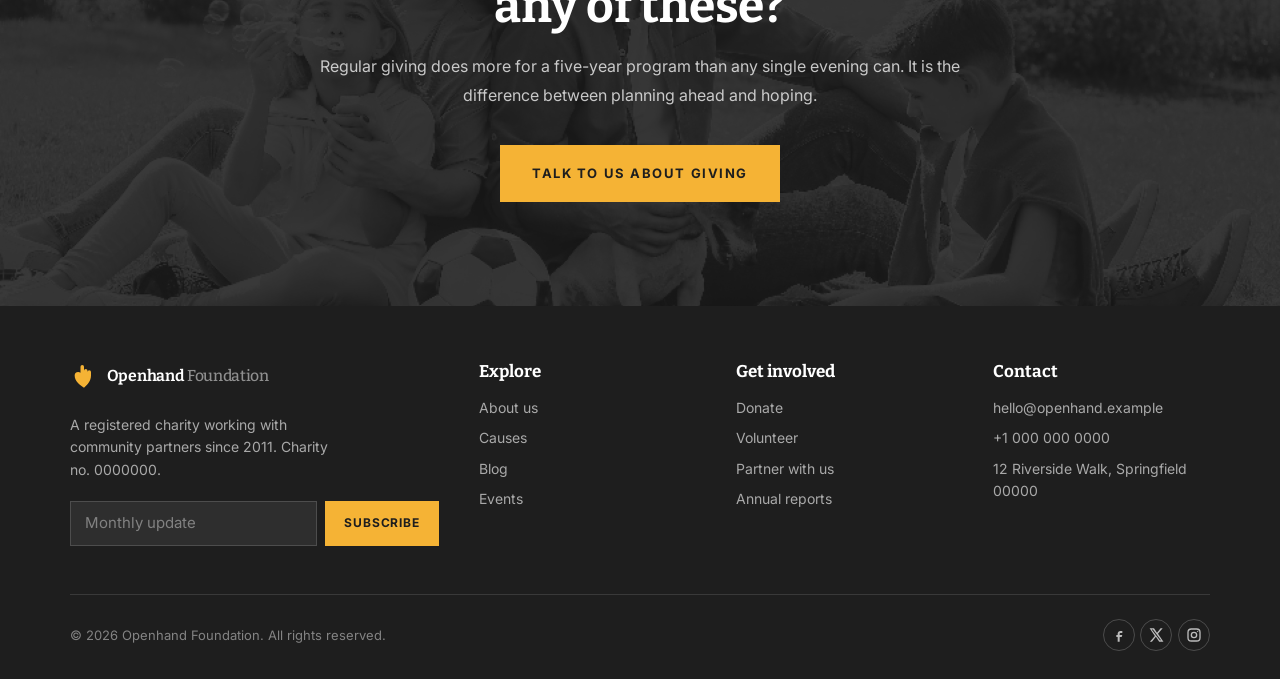
<file: events-2.html>
<!doctype html>
<html lang="en">
<head>
  <meta charset="utf-8">
  <meta name="viewport" content="width=device-width, initial-scale=1">
  <title>Events, page 2 — Openhand Foundation</title>
  <meta name="description" content="Open days, volunteer inductions, training and fundraisers at Openhand Foundation. Most are free; registration helps us plan numbers.">
  <link rel="icon" href="assets/img/logo.svg" type="image/svg+xml">
  <link rel="preconnect" href="https://fonts.googleapis.com">
  <link rel="preconnect" href="https://fonts.gstatic.com" crossorigin>
  <link href="https://fonts.googleapis.com/css2?family=Bitter:wght@600;700&family=Caveat:wght@600&family=Inter:wght@400;500;600;700&display=swap" rel="stylesheet">
  <link rel="stylesheet" href="assets/css/style.css">
  <link rel="stylesheet" href="assets/css/warm.css">
  <script src="assets/js/main.js" defer></script>
</head>
<body class="warm">
  <a class="skip-link" href="#main">Skip to content</a>

  <!-- ===== Header ===== -->
  <header class="site-header">
    <!-- Utility bar -->
    <div class="c-topbar">
      <div class="container c-topbar-inner">
        <a class="c-logo" href="index.html">
          <img src="assets/img/logo.svg" alt="">
          <span>
            <b>Openhand</b>
            <span>Foundation</span>
          </span>
        </a>

        <dl class="c-info c-info--hide">
          <svg viewBox="0 0 24 24" fill="none" stroke="currentColor" stroke-width="1.6" aria-hidden="true"><rect x="2" y="4" width="20" height="16" rx="2"/><path d="m2 7 10 6 10-6"/></svg>
          <div>
            <dt>Email address</dt>
            <dd>hello@openhand.example</dd>
          </div>
        </dl>

        <dl class="c-info">
          <svg viewBox="0 0 24 24" fill="none" stroke="currentColor" stroke-width="1.6" aria-hidden="true"><path d="M22 16.9v3a2 2 0 0 1-2.2 2 19.8 19.8 0 0 1-8.6-3.1 19.5 19.5 0 0 1-6-6A19.8 19.8 0 0 1 2.1 4.2 2 2 0 0 1 4.1 2h3a2 2 0 0 1 2 1.7c.1 1 .4 1.9.7 2.8a2 2 0 0 1-.5 2.1L8.1 9.9a16 16 0 0 0 6 6l1.3-1.2a2 2 0 0 1 2.1-.5c.9.3 1.8.6 2.8.7a2 2 0 0 1 1.7 2Z"/></svg>
          <div>
            <dt>Phone number</dt>
            <dd>+1 000 000 0000</dd>
          </div>
        </dl>

        <dl class="c-info c-info--hide">
          <svg viewBox="0 0 24 24" fill="none" stroke="currentColor" stroke-width="1.6" aria-hidden="true"><path d="M3 10.5 12 3l9 7.5"/><path d="M5 9.5V21h14V9.5"/></svg>
          <div>
            <dt>Our location</dt>
            <dd>Springfield, 00000</dd>
          </div>
        </dl>

        <a class="c-btn c-btn--amber" href="contact.html#give">Donate now</a>
      </div>
    </div>

    <!-- Nav bar -->
    <div class="container">
      <div class="c-navbar">
        <div class="c-navbar-inner">
          <nav class="nav" id="nav" aria-label="Main">
            <ul>
              <li><a href="index.html">Home</a></li>
              <li><a href="about.html">About</a></li>
              <li><a href="programs.html">Causes</a></li>
              <li><a href="events.html">Events</a></li>
              <li><a href="news.html">Blog</a></li>
              <li><a href="contact.html">Contact</a></li>
            </ul>
          </nav>

          <div class="c-socials">
            <span class="c-socials-label">Follow us:</span>
            <a href="#" aria-label="Openhand Foundation on Facebook">
              <svg viewBox="0 0 24 24" fill="currentColor" aria-hidden="true"><path d="M14 9h3V6h-3c-2.2 0-4 1.8-4 4v2H8v3h2v7h3v-7h3l1-3h-4v-2c0-.6.4-1 1-1Z"/></svg>
            </a>
            <a href="#" aria-label="Openhand Foundation on X">
              <svg viewBox="0 0 24 24" fill="currentColor" aria-hidden="true"><path d="M18.9 2H22l-7 8 8.2 12h-6.4l-5-7.3L5.9 22H2.8l7.5-8.6L2.4 2h6.6l4.5 6.6L18.9 2Zm-1.1 18h1.7L7.3 3.8H5.5L17.8 20Z"/></svg>
            </a>
            <a href="#" aria-label="Openhand Foundation on Instagram">
              <svg viewBox="0 0 24 24" fill="none" stroke="currentColor" stroke-width="2" aria-hidden="true"><rect x="3" y="3" width="18" height="18" rx="5"/><circle cx="12" cy="12" r="4"/><circle cx="17.5" cy="6.5" r="1" fill="currentColor" stroke="none"/></svg>
            </a>
          </div>

          <button class="nav-toggle" type="button" aria-expanded="false" aria-controls="nav">
            <span></span>
            <span class="visually-hidden">Menu</span>
          </button>
        </div>
      </div>
    </div>
  </header>

  <main id="main">

    <!-- ===== Page head ===== -->
    <section class="c-pagehead">
      <img class="c-pagehead-img" src="assets/img/photos/g-hero.jpg" alt="" width="1920" height="1200">
      <div class="container">
        <ol class="c-crumbs">
          <li><a href="index.html">Home</a></li>
          <li><a href="events.html">Events</a></li>
          <li aria-current="page">Page 2</li>
        </ol>
        <h1>Come and see the <em>work</em> for yourself</h1>
        <p>
          Open days, volunteer inductions and fundraisers. Most are free; registration just
          helps us plan numbers, chairs and tea.
        </p>
      </div>
    </section>

    <!-- ===== All events ===== -->
    <section class="c-section c-section--cream" aria-labelledby="all-heading">
      <div class="container">
        <div class="c-head c-head--center">
          <span class="c-eyebrow">What's on</span>
          <h2 id="all-heading">All events — page 2</h2>
          <p>The rest of the year, from the spring term onwards. Dates occasionally move — the page is updated the same day if they do.</p>
        </div>

        <div class="c-ecards">
          <article class="c-ecard reveal" id="term-open-morning">
            <div class="c-ecard-media">
              <img src="assets/img/photos/photo-1.jpg" alt="" width="800" height="600" loading="lazy">
              <div class="c-ecard-date" aria-hidden="true">
                <b>29</b>
                <span>Jan</span>
              </div>
            </div>
            <div class="c-ecard-body">
              <span class="c-chip">Open day</span>
              <h3>School term open morning</h3>
              <p class="c-event-meta">
                <span>09:00–12:00</span>
                <span>Nyaho Centre</span>
              </p>
              <p class="c-ecard-text">Sit in on the first sessions of the new term and meet the teachers who plan them. Best for anyone weighing up a regular gift.</p>
              <a class="c-btn c-btn--outline c-btn--sm" href="event-detail.html">
                Read more<span class="visually-hidden"> about School term open morning</span>
              </a>
            </div>
          </article>
          <article class="c-ecard reveal" id="induction-spring">
            <div class="c-ecard-media">
              <img src="assets/img/photos/g-2.jpg" alt="" width="1024" height="683" loading="lazy">
              <div class="c-ecard-date" aria-hidden="true">
                <b>07</b>
                <span>Feb</span>
              </div>
            </div>
            <div class="c-ecard-body">
              <span class="c-chip">Volunteering</span>
              <h3>Volunteer induction, spring intake</h3>
              <p class="c-event-meta">
                <span>18:00 GMT</span>
                <span>Online</span>
              </p>
              <p class="c-ecard-text">The same 90-minute induction, run again for people joining a team in the spring. Register once and we send the link the day before.</p>
              <a class="c-btn c-btn--outline c-btn--sm" href="event-detail.html">
                Read more<span class="visually-hidden"> about Volunteer induction, spring intake</span>
              </a>
            </div>
          </article>
          <article class="c-ecard reveal" id="marathon-briefing">
            <div class="c-ecard-media">
              <img src="assets/img/photos/photo-wide.jpg" alt="" width="1200" height="800" loading="lazy">
              <div class="c-ecard-date" aria-hidden="true">
                <b>19</b>
                <span>Feb</span>
              </div>
            </div>
            <div class="c-ecard-body">
              <span class="c-chip">Fundraising</span>
              <h3>Marathon team briefing</h3>
              <p class="c-event-meta">
                <span>19:00</span>
                <span>The Riverside, Springfield</span>
              </p>
              <p class="c-ecard-text">For everyone running on our behalf this year: kit, fundraising pages, physio contacts, and where the money actually lands.</p>
              <a class="c-btn c-btn--outline c-btn--sm" href="event-detail.html">
                Read more<span class="visually-hidden"> about Marathon team briefing</span>
              </a>
            </div>
          </article>
          <article class="c-ecard reveal" id="graduation">
            <div class="c-ecard-media">
              <img src="assets/img/photos/photo-2.jpg" alt="" width="800" height="600" loading="lazy">
              <div class="c-ecard-date" aria-hidden="true">
                <b>04</b>
                <span>Mar</span>
              </div>
            </div>
            <div class="c-ecard-body">
              <span class="c-chip">Open day</span>
              <h3>Health worker graduation</h3>
              <p class="c-event-meta">
                <span>14:00</span>
                <span>District 4</span>
              </p>
              <p class="c-ecard-text">Forty-one community health workers finish their training. Families, partners and supporters all welcome; the speeches are mercifully short.</p>
              <a class="c-btn c-btn--outline c-btn--sm" href="event-detail.html">
                Read more<span class="visually-hidden"> about Health worker graduation</span>
              </a>
            </div>
          </article>
          <article class="c-ecard reveal" id="handover-9">
            <div class="c-ecard-media">
              <img src="assets/img/photos/g-1.jpg" alt="" width="900" height="700" loading="lazy">
              <div class="c-ecard-date" aria-hidden="true">
                <b>18</b>
                <span>Mar</span>
              </div>
            </div>
            <div class="c-ecard-body">
              <span class="c-chip">Open day</span>
              <h3>Handover day, District 9</h3>
              <p class="c-event-meta">
                <span>11:00</span>
                <span>District 9</span>
              </p>
              <p class="c-ecard-text">The twelfth program to reach its exit date. Assets, contracts and data transfer to the partner, and we stop being in charge.</p>
              <a class="c-btn c-btn--outline c-btn--sm" href="event-detail.html">
                Read more<span class="visually-hidden"> about Handover day, District 9</span>
              </a>
            </div>
          </article>
          <article class="c-ecard reveal" id="safeguarding-spring">
            <div class="c-ecard-media">
              <img src="assets/img/photos/g-5.jpg" alt="" width="900" height="700" loading="lazy">
              <div class="c-ecard-date" aria-hidden="true">
                <b>26</b>
                <span>Mar</span>
              </div>
            </div>
            <div class="c-ecard-body">
              <span class="c-chip">Online</span>
              <h3>Safeguarding refresher, spring</h3>
              <p class="c-event-meta">
                <span>13:00 GMT</span>
                <span>Online</span>
              </p>
              <p class="c-ecard-text">A second sitting of the annual refresher for anyone who could not make November. Same content, same trainer.</p>
              <a class="c-btn c-btn--outline c-btn--sm" href="event-detail.html">
                Read more<span class="visually-hidden"> about Safeguarding refresher, spring</span>
              </a>
            </div>
          </article>
          <article class="c-ecard reveal" id="spring-walk">
            <div class="c-ecard-media">
              <img src="assets/img/photos/photo-3.jpg" alt="" width="800" height="600" loading="lazy">
              <div class="c-ecard-date" aria-hidden="true">
                <b>11</b>
                <span>Apr</span>
              </div>
            </div>
            <div class="c-ecard-body">
              <span class="c-chip">Fundraising</span>
              <h3>Spring fundraising walk</h3>
              <p class="c-event-meta">
                <span>08:00</span>
                <span>Riverside start line</span>
              </p>
              <p class="c-ecard-text">Eighteen miles along the river, or six if you would rather. Last year 410 walkers raised $24,800 for the learning centres.</p>
              <a class="c-btn c-btn--outline c-btn--sm" href="event-detail.html">
                Read more<span class="visually-hidden"> about Spring fundraising walk</span>
              </a>
            </div>
          </article>
          <article class="c-ecard reveal" id="trustee-surgery">
            <div class="c-ecard-media">
              <img src="assets/img/photos/g-3.jpg" alt="" width="800" height="800" loading="lazy">
              <div class="c-ecard-date" aria-hidden="true">
                <b>23</b>
                <span>Apr</span>
              </div>
            </div>
            <div class="c-ecard-body">
              <span class="c-chip">Online</span>
              <h3>Trustee open surgery</h3>
              <p class="c-event-meta">
                <span>17:30 GMT</span>
                <span>Online</span>
              </p>
              <p class="c-ecard-text">An hour with two trustees and no agenda. Ask about spending, strategy, or the programs that did not work.</p>
              <a class="c-btn c-btn--outline c-btn--sm" href="event-detail.html">
                Read more<span class="visually-hidden"> about Trustee open surgery</span>
              </a>
            </div>
          </article>
          <article class="c-ecard reveal" id="partner-assembly">
            <div class="c-ecard-media">
              <img src="assets/img/photos/photo-square.jpg" alt="" width="1024" height="683" loading="lazy">
              <div class="c-ecard-date" aria-hidden="true">
                <b>14</b>
                <span>May</span>
              </div>
            </div>
            <div class="c-ecard-body">
              <span class="c-chip">Open day</span>
              <h3>Partner assembly</h3>
              <p class="c-event-meta">
                <span>All day</span>
                <span>Town Hall, Springfield</span>
              </p>
              <p class="c-ecard-text">All 126 partner organisations in one room for two days, setting the targets we will publish and be judged against.</p>
              <a class="c-btn c-btn--outline c-btn--sm" href="event-detail.html">
                Read more<span class="visually-hidden"> about Partner assembly</span>
              </a>
            </div>
          </article>
        </div>

        <nav aria-label="Events pagination">
          <ul class="c-pagination">
            <li><a class="c-page c-page--nav" href="events.html">Prev</a></li>
            <li><a class="c-page" href="events.html">1</a></li>
            <li><a class="c-page" href="events-2.html" aria-current="page">2</a></li>
            <li><span class="c-page c-page--nav" aria-disabled="true">Next</span></li>
          </ul>
        </nav>
      </div>
    </section>

    <!-- ===== CTA ===== -->
    <section class="c-cta" aria-labelledby="cta-heading">
      <img class="c-cta-img" src="assets/img/photos/band.jpg" alt="" width="1920" height="900" loading="lazy">
      <h2 id="cta-heading">Can't make it to any of these?</h2>
      <p>
        Regular giving does more for a five-year program than any single evening can. It is
        the difference between planning ahead and hoping.
      </p>
      <a class="c-btn c-btn--amber" href="contact.html#give">Talk to us about giving</a>
    </section>

  </main>

  <!-- ===== Footer ===== -->
  <footer class="site-footer">
    <div class="container">
      <div class="footer-grid">
        <div class="footer-about">
          <a class="brand" href="index.html">
            <img class="brand-mark" src="assets/img/logo.svg" alt="">
            <span class="brand-name">Openhand <span>Foundation</span></span>
          </a>
          <p>
            A registered charity working with community partners since 2011.
            Charity no. 0000000.
          </p>
          <form class="newsletter" data-validate data-success="You're on the list — thank you.">
            <label class="visually-hidden" for="footer-email">Email address</label>
            <input id="footer-email" type="email" name="email" placeholder="Monthly update" required>
            <button class="btn btn-primary" type="submit">Subscribe</button>
            <p class="form-status" tabindex="-1" hidden></p>
          </form>
        </div>

        <div>
          <h4>Explore</h4>
          <ul class="footer-links">
            <li><a href="about.html">About us</a></li>
            <li><a href="programs.html">Causes</a></li>
            <li><a href="news.html">Blog</a></li>
            <li><a href="events.html">Events</a></li>
          </ul>
        </div>

        <div>
          <h4>Get involved</h4>
          <ul class="footer-links">
            <li><a href="contact.html#give">Donate</a></li>
            <li><a href="contact.html">Volunteer</a></li>
            <li><a href="contact.html">Partner with us</a></li>
            <li><a href="about.html#finances">Annual reports</a></li>
          </ul>
        </div>

        <div>
          <h4>Contact</h4>
          <ul class="footer-links">
            <li><a href="mailto:hello@openhand.example">hello@openhand.example</a></li>
            <li><a href="tel:+10000000000">+1 000 000 0000</a></li>
            <li>12 Riverside Walk, Springfield 00000</li>
          </ul>
        </div>
      </div>

      <div class="footer-bottom">
        <p class="mb-0">© <span data-year>2026</span> Openhand Foundation. All rights reserved.</p>
        <div class="socials">
          <a href="#" aria-label="Openhand Foundation on Facebook">
            <svg viewBox="0 0 24 24" fill="currentColor" aria-hidden="true"><path d="M14 9h3V6h-3c-2.2 0-4 1.8-4 4v2H8v3h2v7h3v-7h3l1-3h-4v-2c0-.6.4-1 1-1Z"/></svg>
          </a>
          <a href="#" aria-label="Openhand Foundation on X">
            <svg viewBox="0 0 24 24" fill="currentColor" aria-hidden="true"><path d="M18.9 2H22l-7 8 8.2 12h-6.4l-5-7.3L5.9 22H2.8l7.5-8.6L2.4 2h6.6l4.5 6.6L18.9 2Zm-1.1 18h1.7L7.3 3.8H5.5L17.8 20Z"/></svg>
          </a>
          <a href="#" aria-label="Openhand Foundation on Instagram">
            <svg viewBox="0 0 24 24" fill="none" stroke="currentColor" stroke-width="2" aria-hidden="true"><rect x="3" y="3" width="18" height="18" rx="5"/><circle cx="12" cy="12" r="4"/><circle cx="17.5" cy="6.5" r="1" fill="currentColor" stroke="none"/></svg>
          </a>
        </div>
      </div>
    </div>
  </footer>
</body>
</html>
</file>
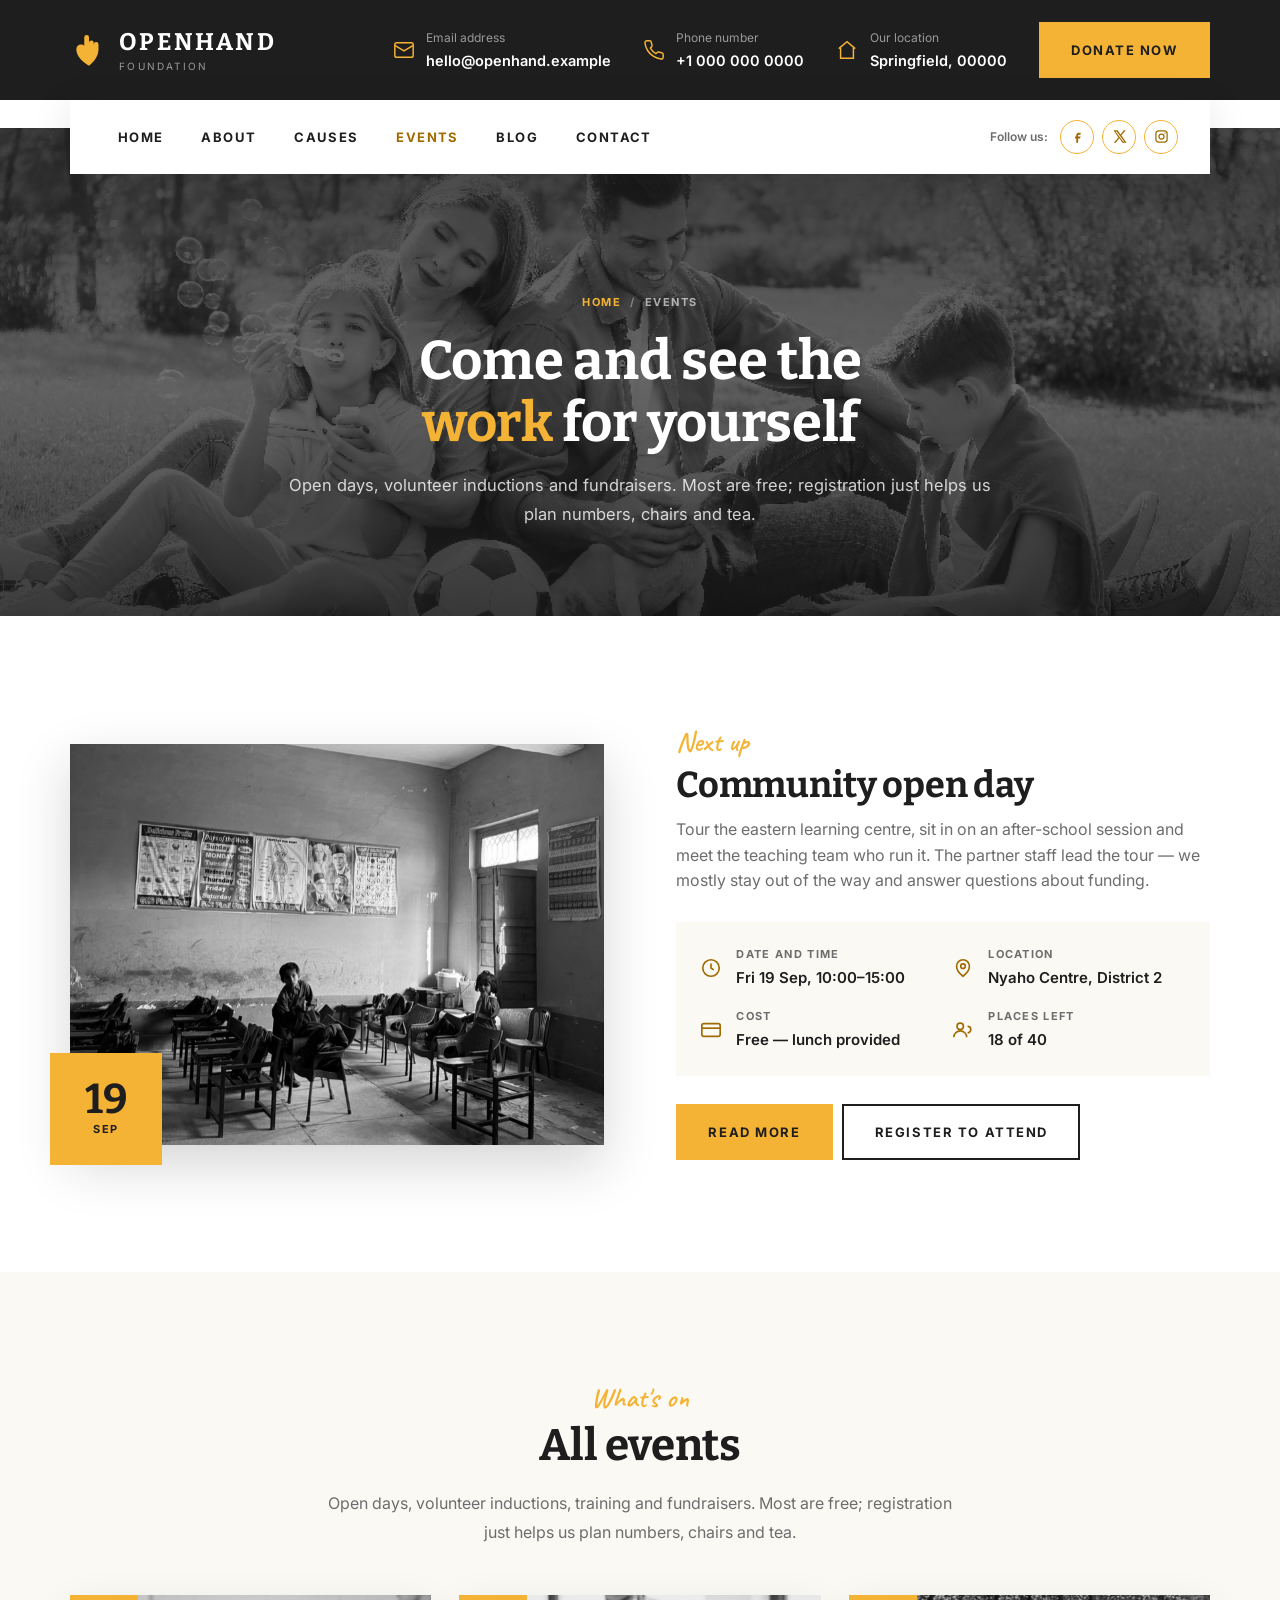
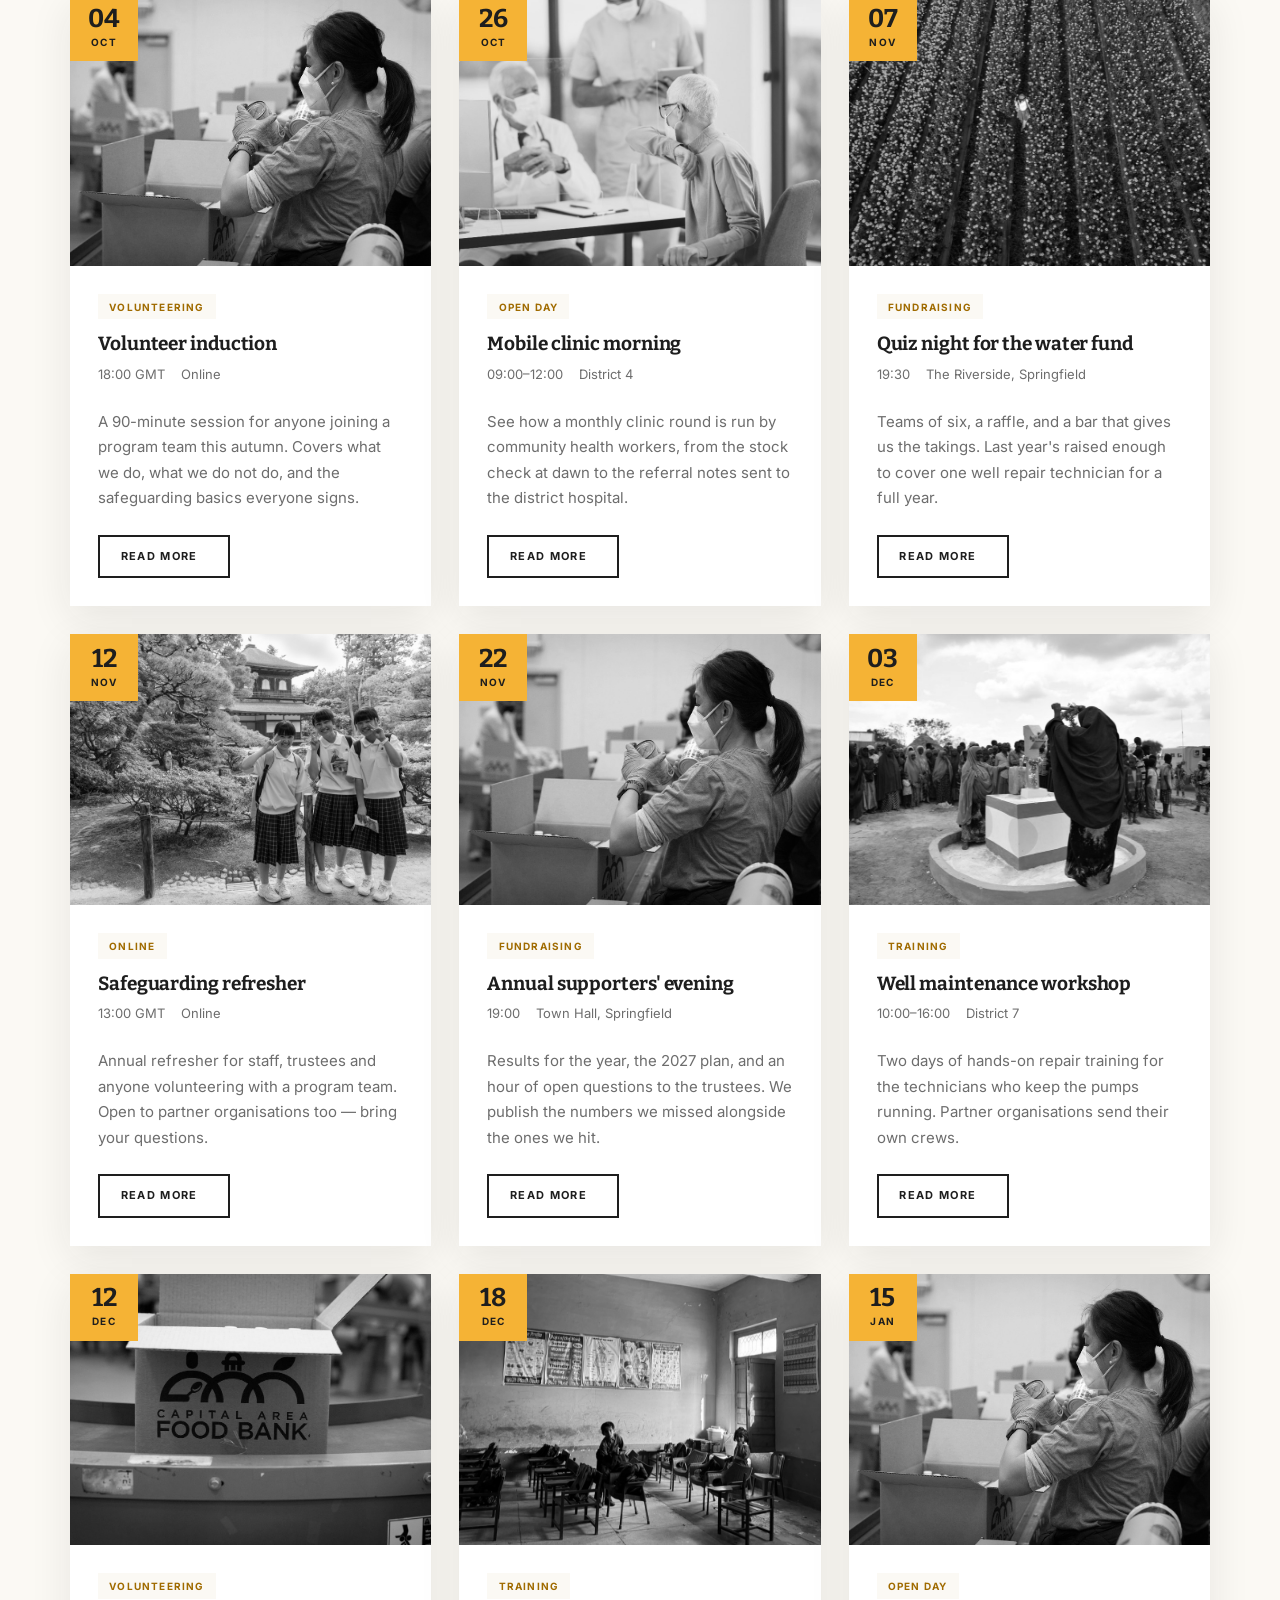
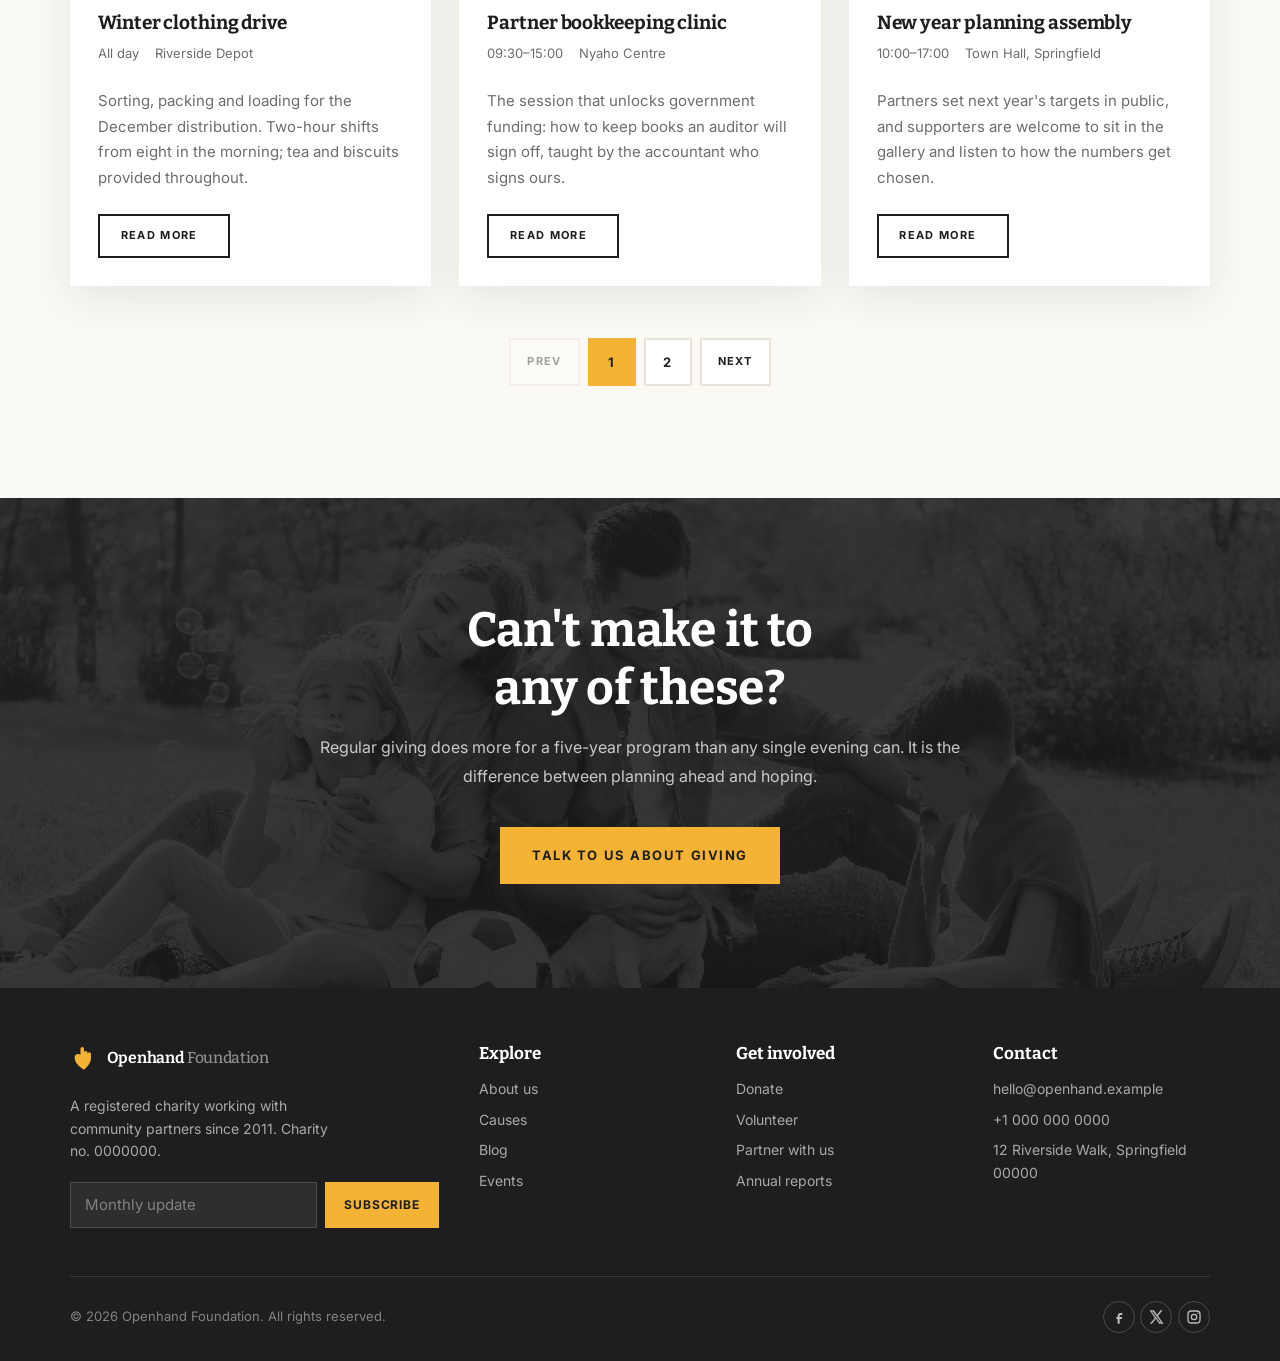
<file: events.html>
<!doctype html>
<html lang="en">
<head>
  <meta charset="utf-8">
  <meta name="viewport" content="width=device-width, initial-scale=1">
  <title>Events — Openhand Foundation</title>
  <meta name="description" content="Open days, volunteer inductions, training and fundraisers at Openhand Foundation. Most are free; registration helps us plan numbers.">
  <link rel="icon" href="assets/img/logo.svg" type="image/svg+xml">
  <link rel="preconnect" href="https://fonts.googleapis.com">
  <link rel="preconnect" href="https://fonts.gstatic.com" crossorigin>
  <link href="https://fonts.googleapis.com/css2?family=Bitter:wght@600;700&family=Caveat:wght@600&family=Inter:wght@400;500;600;700&display=swap" rel="stylesheet">
  <link rel="stylesheet" href="assets/css/style.css">
  <link rel="stylesheet" href="assets/css/warm.css">
  <script src="assets/js/main.js" defer></script>
</head>
<body class="warm">
  <a class="skip-link" href="#main">Skip to content</a>

  <!-- ===== Header ===== -->
  <header class="site-header">
    <!-- Utility bar -->
    <div class="c-topbar">
      <div class="container c-topbar-inner">
        <a class="c-logo" href="index.html">
          <img src="assets/img/logo.svg" alt="">
          <span>
            <b>Openhand</b>
            <span>Foundation</span>
          </span>
        </a>

        <dl class="c-info c-info--hide">
          <svg viewBox="0 0 24 24" fill="none" stroke="currentColor" stroke-width="1.6" aria-hidden="true"><rect x="2" y="4" width="20" height="16" rx="2"/><path d="m2 7 10 6 10-6"/></svg>
          <div>
            <dt>Email address</dt>
            <dd>hello@openhand.example</dd>
          </div>
        </dl>

        <dl class="c-info">
          <svg viewBox="0 0 24 24" fill="none" stroke="currentColor" stroke-width="1.6" aria-hidden="true"><path d="M22 16.9v3a2 2 0 0 1-2.2 2 19.8 19.8 0 0 1-8.6-3.1 19.5 19.5 0 0 1-6-6A19.8 19.8 0 0 1 2.1 4.2 2 2 0 0 1 4.1 2h3a2 2 0 0 1 2 1.7c.1 1 .4 1.9.7 2.8a2 2 0 0 1-.5 2.1L8.1 9.9a16 16 0 0 0 6 6l1.3-1.2a2 2 0 0 1 2.1-.5c.9.3 1.8.6 2.8.7a2 2 0 0 1 1.7 2Z"/></svg>
          <div>
            <dt>Phone number</dt>
            <dd>+1 000 000 0000</dd>
          </div>
        </dl>

        <dl class="c-info c-info--hide">
          <svg viewBox="0 0 24 24" fill="none" stroke="currentColor" stroke-width="1.6" aria-hidden="true"><path d="M3 10.5 12 3l9 7.5"/><path d="M5 9.5V21h14V9.5"/></svg>
          <div>
            <dt>Our location</dt>
            <dd>Springfield, 00000</dd>
          </div>
        </dl>

        <a class="c-btn c-btn--amber" href="contact.html#give">Donate now</a>
      </div>
    </div>

    <!-- Nav bar -->
    <div class="container">
      <div class="c-navbar">
        <div class="c-navbar-inner">
          <nav class="nav" id="nav" aria-label="Main">
            <ul>
              <li><a href="index.html">Home</a></li>
              <li><a href="about.html">About</a></li>
              <li><a href="programs.html">Causes</a></li>
              <li><a href="events.html">Events</a></li>
              <li><a href="news.html">Blog</a></li>
              <li><a href="contact.html">Contact</a></li>
            </ul>
          </nav>

          <div class="c-socials">
            <span class="c-socials-label">Follow us:</span>
            <a href="#" aria-label="Openhand Foundation on Facebook">
              <svg viewBox="0 0 24 24" fill="currentColor" aria-hidden="true"><path d="M14 9h3V6h-3c-2.2 0-4 1.8-4 4v2H8v3h2v7h3v-7h3l1-3h-4v-2c0-.6.4-1 1-1Z"/></svg>
            </a>
            <a href="#" aria-label="Openhand Foundation on X">
              <svg viewBox="0 0 24 24" fill="currentColor" aria-hidden="true"><path d="M18.9 2H22l-7 8 8.2 12h-6.4l-5-7.3L5.9 22H2.8l7.5-8.6L2.4 2h6.6l4.5 6.6L18.9 2Zm-1.1 18h1.7L7.3 3.8H5.5L17.8 20Z"/></svg>
            </a>
            <a href="#" aria-label="Openhand Foundation on Instagram">
              <svg viewBox="0 0 24 24" fill="none" stroke="currentColor" stroke-width="2" aria-hidden="true"><rect x="3" y="3" width="18" height="18" rx="5"/><circle cx="12" cy="12" r="4"/><circle cx="17.5" cy="6.5" r="1" fill="currentColor" stroke="none"/></svg>
            </a>
          </div>

          <button class="nav-toggle" type="button" aria-expanded="false" aria-controls="nav">
            <span></span>
            <span class="visually-hidden">Menu</span>
          </button>
        </div>
      </div>
    </div>
  </header>

  <main id="main">

    <!-- ===== Page head ===== -->
    <section class="c-pagehead">
      <img class="c-pagehead-img" src="assets/img/photos/g-hero.jpg" alt="" width="1920" height="1200">
      <div class="container">
        <ol class="c-crumbs">
          <li><a href="index.html">Home</a></li>
          <li aria-current="page">Events</li>
        </ol>
        <h1>Come and see the <em>work</em> for yourself</h1>
        <p>
          Open days, volunteer inductions and fundraisers. Most are free; registration just
          helps us plan numbers, chairs and tea.
        </p>
      </div>
    </section>

    <!-- ===== Next event ===== -->
    <section class="c-section" id="open-day" aria-labelledby="next-heading">
      <div class="container c-spotlight">
        <div class="c-spotlight-photo reveal">
          <img src="assets/img/photos/photo-1.jpg" alt="" width="800" height="600" loading="lazy">
          <div class="c-spotlight-date" aria-hidden="true">
            <div>
              <b>19</b>
              <span>Sep</span>
            </div>
          </div>
        </div>

        <div class="reveal">
          <span class="c-eyebrow">Next up</span>
          <h2 id="next-heading">Community open day</h2>
          <p>
            Tour the eastern learning centre, sit in on an after-school session and meet the
            teaching team who run it. The partner staff lead the tour — we mostly stay out of
            the way and answer questions about funding.
          </p>

          <dl class="c-details">
            <div class="c-detail">
              <svg viewBox="0 0 24 24" fill="none" stroke="currentColor" stroke-width="1.8" aria-hidden="true"><circle cx="12" cy="12" r="9"/><path d="M12 7v5l3 2"/></svg>
              <div>
                <dt>Date and time</dt>
                <dd>Fri 19 Sep, 10:00–15:00</dd>
              </div>
            </div>
            <div class="c-detail">
              <svg viewBox="0 0 24 24" fill="none" stroke="currentColor" stroke-width="1.8" aria-hidden="true"><path d="M12 21s7-5.6 7-11a7 7 0 1 0-14 0c0 5.4 7 11 7 11Z"/><circle cx="12" cy="10" r="2.5"/></svg>
              <div>
                <dt>Location</dt>
                <dd>Nyaho Centre, District 2</dd>
              </div>
            </div>
            <div class="c-detail">
              <svg viewBox="0 0 24 24" fill="none" stroke="currentColor" stroke-width="1.8" aria-hidden="true"><rect x="2" y="5" width="20" height="14" rx="2"/><path d="M2 10h20"/></svg>
              <div>
                <dt>Cost</dt>
                <dd>Free — lunch provided</dd>
              </div>
            </div>
            <div class="c-detail">
              <svg viewBox="0 0 24 24" fill="none" stroke="currentColor" stroke-width="1.8" aria-hidden="true"><circle cx="9" cy="8" r="3.5"/><path d="M2 20c0-3.9 3.1-7 7-7s7 3.1 7 7"/><path d="M17 8a3.5 3.5 0 0 1 0 7"/></svg>
              <div>
                <dt>Places left</dt>
                <dd>18 of 40</dd>
              </div>
            </div>
          </dl>

          <div class="c-cause-foot">
            <a class="c-btn c-btn--amber" href="event-detail.html">Read more</a>
            <a class="c-btn c-btn--outline" href="contact.html">Register to attend</a>
          </div>
        </div>
      </div>
    </section>

    <!-- ===== All events ===== -->
    <section class="c-section c-section--cream" aria-labelledby="all-heading">
      <div class="container">
        <div class="c-head c-head--center">
          <span class="c-eyebrow">What's on</span>
          <h2 id="all-heading">All events</h2>
          <p>Open days, volunteer inductions, training and fundraisers. Most are free; registration just helps us plan numbers, chairs and tea.</p>
        </div>

        <div class="c-ecards">
          <article class="c-ecard reveal" id="induction">
            <div class="c-ecard-media">
              <img src="assets/img/photos/g-2.jpg" alt="" width="1024" height="683" loading="lazy">
              <div class="c-ecard-date" aria-hidden="true">
                <b>04</b>
                <span>Oct</span>
              </div>
            </div>
            <div class="c-ecard-body">
              <span class="c-chip">Volunteering</span>
              <h3>Volunteer induction</h3>
              <p class="c-event-meta">
                <span>18:00 GMT</span>
                <span>Online</span>
              </p>
              <p class="c-ecard-text">A 90-minute session for anyone joining a program team this autumn. Covers what we do, what we do not do, and the safeguarding basics everyone signs.</p>
              <a class="c-btn c-btn--outline c-btn--sm" href="event-detail.html">
                Read more<span class="visually-hidden"> about Volunteer induction</span>
              </a>
            </div>
          </article>
          <article class="c-ecard reveal" id="clinic-day">
            <div class="c-ecard-media">
              <img src="assets/img/photos/photo-2.jpg" alt="" width="800" height="600" loading="lazy">
              <div class="c-ecard-date" aria-hidden="true">
                <b>26</b>
                <span>Oct</span>
              </div>
            </div>
            <div class="c-ecard-body">
              <span class="c-chip">Open day</span>
              <h3>Mobile clinic morning</h3>
              <p class="c-event-meta">
                <span>09:00–12:00</span>
                <span>District 4</span>
              </p>
              <p class="c-ecard-text">See how a monthly clinic round is run by community health workers, from the stock check at dawn to the referral notes sent to the district hospital.</p>
              <a class="c-btn c-btn--outline c-btn--sm" href="event-detail.html">
                Read more<span class="visually-hidden"> about Mobile clinic morning</span>
              </a>
            </div>
          </article>
          <article class="c-ecard reveal" id="quiz-night">
            <div class="c-ecard-media">
              <img src="assets/img/photos/photo-3.jpg" alt="" width="800" height="600" loading="lazy">
              <div class="c-ecard-date" aria-hidden="true">
                <b>07</b>
                <span>Nov</span>
              </div>
            </div>
            <div class="c-ecard-body">
              <span class="c-chip">Fundraising</span>
              <h3>Quiz night for the water fund</h3>
              <p class="c-event-meta">
                <span>19:30</span>
                <span>The Riverside, Springfield</span>
              </p>
              <p class="c-ecard-text">Teams of six, a raffle, and a bar that gives us the takings. Last year's raised enough to cover one well repair technician for a full year.</p>
              <a class="c-btn c-btn--outline c-btn--sm" href="event-detail.html">
                Read more<span class="visually-hidden"> about Quiz night for the water fund</span>
              </a>
            </div>
          </article>
          <article class="c-ecard reveal" id="safeguarding">
            <div class="c-ecard-media">
              <img src="assets/img/photos/g-5.jpg" alt="" width="900" height="700" loading="lazy">
              <div class="c-ecard-date" aria-hidden="true">
                <b>12</b>
                <span>Nov</span>
              </div>
            </div>
            <div class="c-ecard-body">
              <span class="c-chip">Online</span>
              <h3>Safeguarding refresher</h3>
              <p class="c-event-meta">
                <span>13:00 GMT</span>
                <span>Online</span>
              </p>
              <p class="c-ecard-text">Annual refresher for staff, trustees and anyone volunteering with a program team. Open to partner organisations too — bring your questions.</p>
              <a class="c-btn c-btn--outline c-btn--sm" href="event-detail.html">
                Read more<span class="visually-hidden"> about Safeguarding refresher</span>
              </a>
            </div>
          </article>
          <article class="c-ecard reveal" id="supporters">
            <div class="c-ecard-media">
              <img src="assets/img/photos/photo-square.jpg" alt="" width="1024" height="683" loading="lazy">
              <div class="c-ecard-date" aria-hidden="true">
                <b>22</b>
                <span>Nov</span>
              </div>
            </div>
            <div class="c-ecard-body">
              <span class="c-chip">Fundraising</span>
              <h3>Annual supporters' evening</h3>
              <p class="c-event-meta">
                <span>19:00</span>
                <span>Town Hall, Springfield</span>
              </p>
              <p class="c-ecard-text">Results for the year, the 2027 plan, and an hour of open questions to the trustees. We publish the numbers we missed alongside the ones we hit.</p>
              <a class="c-btn c-btn--outline c-btn--sm" href="event-detail.html">
                Read more<span class="visually-hidden"> about Annual supporters' evening</span>
              </a>
            </div>
          </article>
          <article class="c-ecard reveal" id="well-workshop">
            <div class="c-ecard-media">
              <img src="assets/img/photos/photo-4.jpg" alt="" width="800" height="600" loading="lazy">
              <div class="c-ecard-date" aria-hidden="true">
                <b>03</b>
                <span>Dec</span>
              </div>
            </div>
            <div class="c-ecard-body">
              <span class="c-chip">Training</span>
              <h3>Well maintenance workshop</h3>
              <p class="c-event-meta">
                <span>10:00–16:00</span>
                <span>District 7</span>
              </p>
              <p class="c-ecard-text">Two days of hands-on repair training for the technicians who keep the pumps running. Partner organisations send their own crews.</p>
              <a class="c-btn c-btn--outline c-btn--sm" href="event-detail.html">
                Read more<span class="visually-hidden"> about Well maintenance workshop</span>
              </a>
            </div>
          </article>
          <article class="c-ecard reveal" id="clothing-drive">
            <div class="c-ecard-media">
              <img src="assets/img/photos/g-6.jpg" alt="" width="1024" height="683" loading="lazy">
              <div class="c-ecard-date" aria-hidden="true">
                <b>12</b>
                <span>Dec</span>
              </div>
            </div>
            <div class="c-ecard-body">
              <span class="c-chip">Volunteering</span>
              <h3>Winter clothing drive</h3>
              <p class="c-event-meta">
                <span>All day</span>
                <span>Riverside Depot</span>
              </p>
              <p class="c-ecard-text">Sorting, packing and loading for the December distribution. Two-hour shifts from eight in the morning; tea and biscuits provided throughout.</p>
              <a class="c-btn c-btn--outline c-btn--sm" href="event-detail.html">
                Read more<span class="visually-hidden"> about Winter clothing drive</span>
              </a>
            </div>
          </article>
          <article class="c-ecard reveal" id="bookkeeping">
            <div class="c-ecard-media">
              <img src="assets/img/photos/g-1.jpg" alt="" width="900" height="700" loading="lazy">
              <div class="c-ecard-date" aria-hidden="true">
                <b>18</b>
                <span>Dec</span>
              </div>
            </div>
            <div class="c-ecard-body">
              <span class="c-chip">Training</span>
              <h3>Partner bookkeeping clinic</h3>
              <p class="c-event-meta">
                <span>09:30–15:00</span>
                <span>Nyaho Centre</span>
              </p>
              <p class="c-ecard-text">The session that unlocks government funding: how to keep books an auditor will sign off, taught by the accountant who signs ours.</p>
              <a class="c-btn c-btn--outline c-btn--sm" href="event-detail.html">
                Read more<span class="visually-hidden"> about Partner bookkeeping clinic</span>
              </a>
            </div>
          </article>
          <article class="c-ecard reveal" id="planning-assembly">
            <div class="c-ecard-media">
              <img src="assets/img/photos/photo-5.jpg" alt="" width="1024" height="683" loading="lazy">
              <div class="c-ecard-date" aria-hidden="true">
                <b>15</b>
                <span>Jan</span>
              </div>
            </div>
            <div class="c-ecard-body">
              <span class="c-chip">Open day</span>
              <h3>New year planning assembly</h3>
              <p class="c-event-meta">
                <span>10:00–17:00</span>
                <span>Town Hall, Springfield</span>
              </p>
              <p class="c-ecard-text">Partners set next year's targets in public, and supporters are welcome to sit in the gallery and listen to how the numbers get chosen.</p>
              <a class="c-btn c-btn--outline c-btn--sm" href="event-detail.html">
                Read more<span class="visually-hidden"> about New year planning assembly</span>
              </a>
            </div>
          </article>
        </div>

        <nav aria-label="Events pagination">
          <ul class="c-pagination">
            <li><span class="c-page c-page--nav" aria-disabled="true">Prev</span></li>
            <li><a class="c-page" href="events.html" aria-current="page">1</a></li>
            <li><a class="c-page" href="events-2.html">2</a></li>
            <li><a class="c-page c-page--nav" href="events-2.html">Next</a></li>
          </ul>
        </nav>
      </div>
    </section>

    <!-- ===== CTA ===== -->
    <section class="c-cta" aria-labelledby="cta-heading">
      <img class="c-cta-img" src="assets/img/photos/band.jpg" alt="" width="1920" height="900" loading="lazy">
      <h2 id="cta-heading">Can't make it to any of these?</h2>
      <p>
        Regular giving does more for a five-year program than any single evening can. It is
        the difference between planning ahead and hoping.
      </p>
      <a class="c-btn c-btn--amber" href="contact.html#give">Talk to us about giving</a>
    </section>

  </main>

  <!-- ===== Footer ===== -->
  <footer class="site-footer">
    <div class="container">
      <div class="footer-grid">
        <div class="footer-about">
          <a class="brand" href="index.html">
            <img class="brand-mark" src="assets/img/logo.svg" alt="">
            <span class="brand-name">Openhand <span>Foundation</span></span>
          </a>
          <p>
            A registered charity working with community partners since 2011.
            Charity no. 0000000.
          </p>
          <form class="newsletter" data-validate data-success="You're on the list — thank you.">
            <label class="visually-hidden" for="footer-email">Email address</label>
            <input id="footer-email" type="email" name="email" placeholder="Monthly update" required>
            <button class="btn btn-primary" type="submit">Subscribe</button>
            <p class="form-status" tabindex="-1" hidden></p>
          </form>
        </div>

        <div>
          <h4>Explore</h4>
          <ul class="footer-links">
            <li><a href="about.html">About us</a></li>
            <li><a href="programs.html">Causes</a></li>
            <li><a href="news.html">Blog</a></li>
            <li><a href="events.html">Events</a></li>
          </ul>
        </div>

        <div>
          <h4>Get involved</h4>
          <ul class="footer-links">
            <li><a href="contact.html#give">Donate</a></li>
            <li><a href="contact.html">Volunteer</a></li>
            <li><a href="contact.html">Partner with us</a></li>
            <li><a href="about.html#finances">Annual reports</a></li>
          </ul>
        </div>

        <div>
          <h4>Contact</h4>
          <ul class="footer-links">
            <li><a href="mailto:hello@openhand.example">hello@openhand.example</a></li>
            <li><a href="tel:+10000000000">+1 000 000 0000</a></li>
            <li>12 Riverside Walk, Springfield 00000</li>
          </ul>
        </div>
      </div>

      <div class="footer-bottom">
        <p class="mb-0">© <span data-year>2026</span> Openhand Foundation. All rights reserved.</p>
        <div class="socials">
          <a href="#" aria-label="Openhand Foundation on Facebook">
            <svg viewBox="0 0 24 24" fill="currentColor" aria-hidden="true"><path d="M14 9h3V6h-3c-2.2 0-4 1.8-4 4v2H8v3h2v7h3v-7h3l1-3h-4v-2c0-.6.4-1 1-1Z"/></svg>
          </a>
          <a href="#" aria-label="Openhand Foundation on X">
            <svg viewBox="0 0 24 24" fill="currentColor" aria-hidden="true"><path d="M18.9 2H22l-7 8 8.2 12h-6.4l-5-7.3L5.9 22H2.8l7.5-8.6L2.4 2h6.6l4.5 6.6L18.9 2Zm-1.1 18h1.7L7.3 3.8H5.5L17.8 20Z"/></svg>
          </a>
          <a href="#" aria-label="Openhand Foundation on Instagram">
            <svg viewBox="0 0 24 24" fill="none" stroke="currentColor" stroke-width="2" aria-hidden="true"><rect x="3" y="3" width="18" height="18" rx="5"/><circle cx="12" cy="12" r="4"/><circle cx="17.5" cy="6.5" r="1" fill="currentColor" stroke="none"/></svg>
          </a>
        </div>
      </div>
    </div>
  </footer>
</body>
</html>
</file>
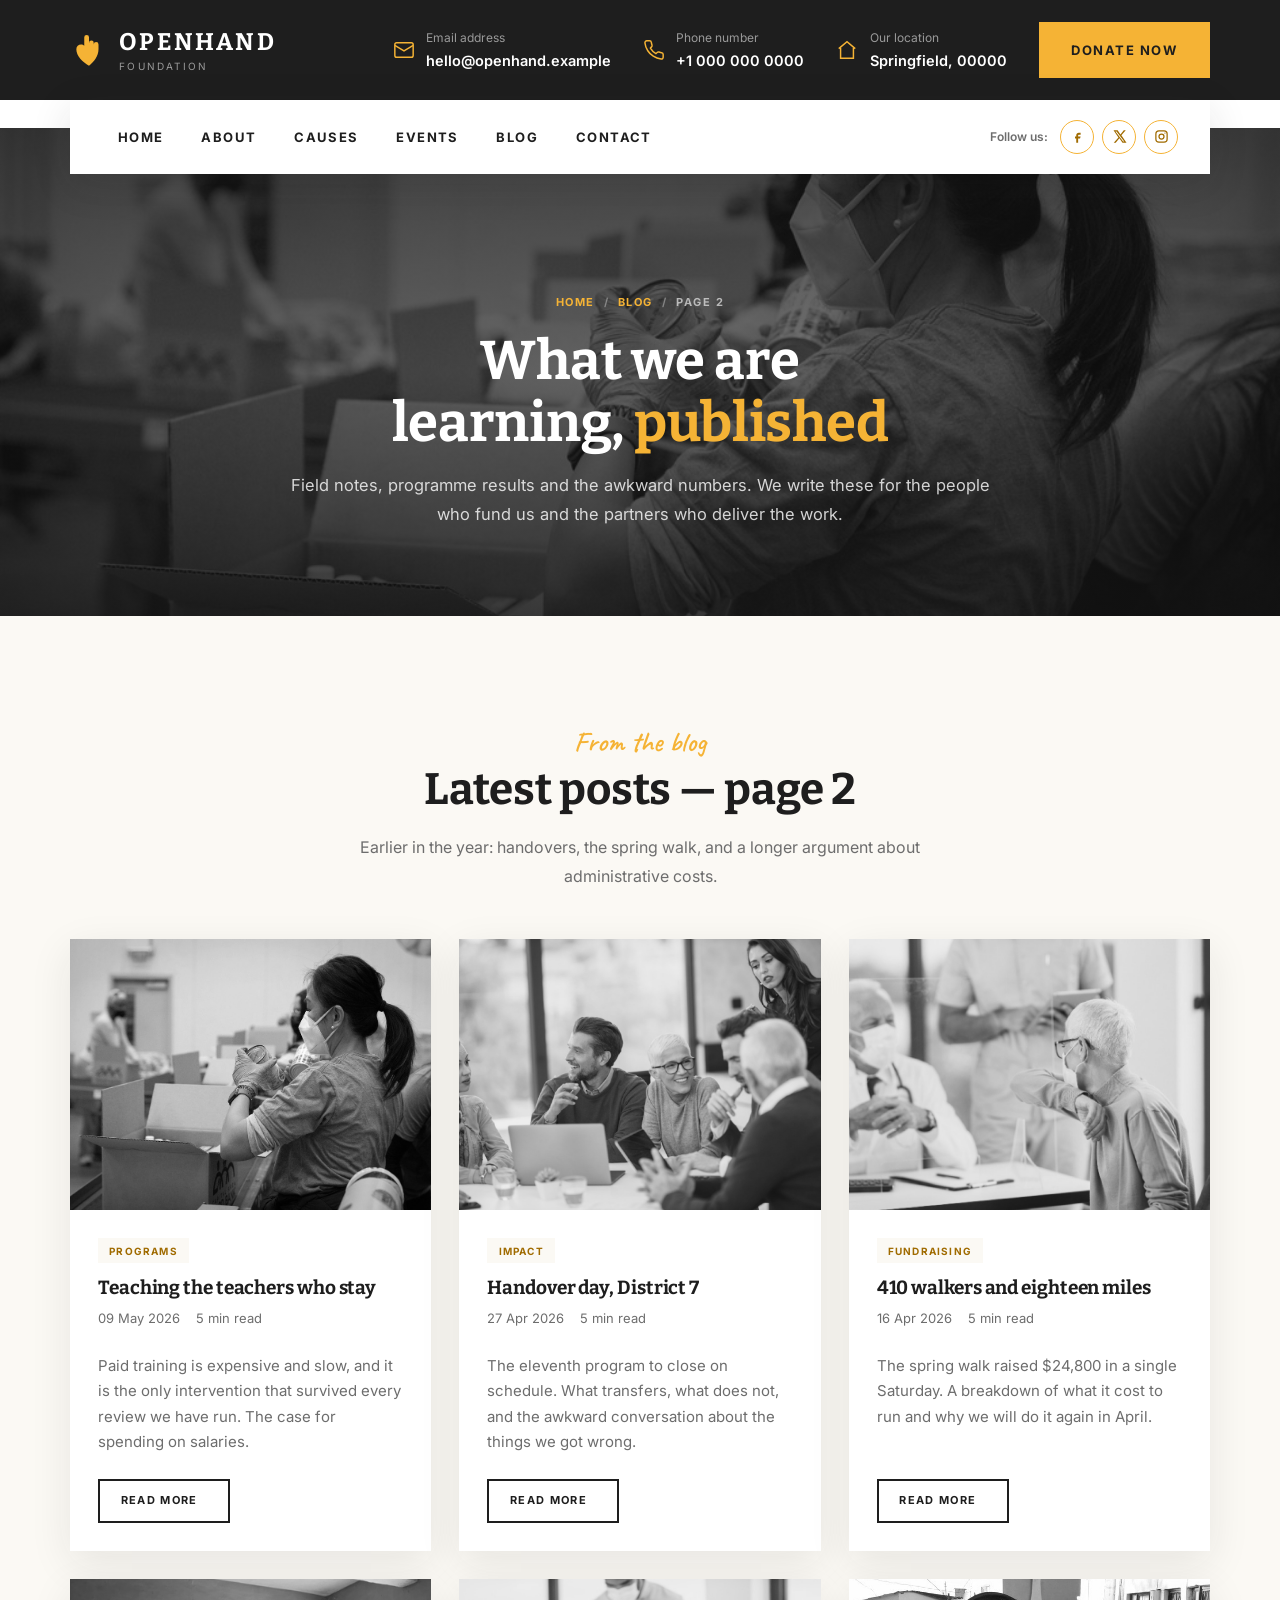
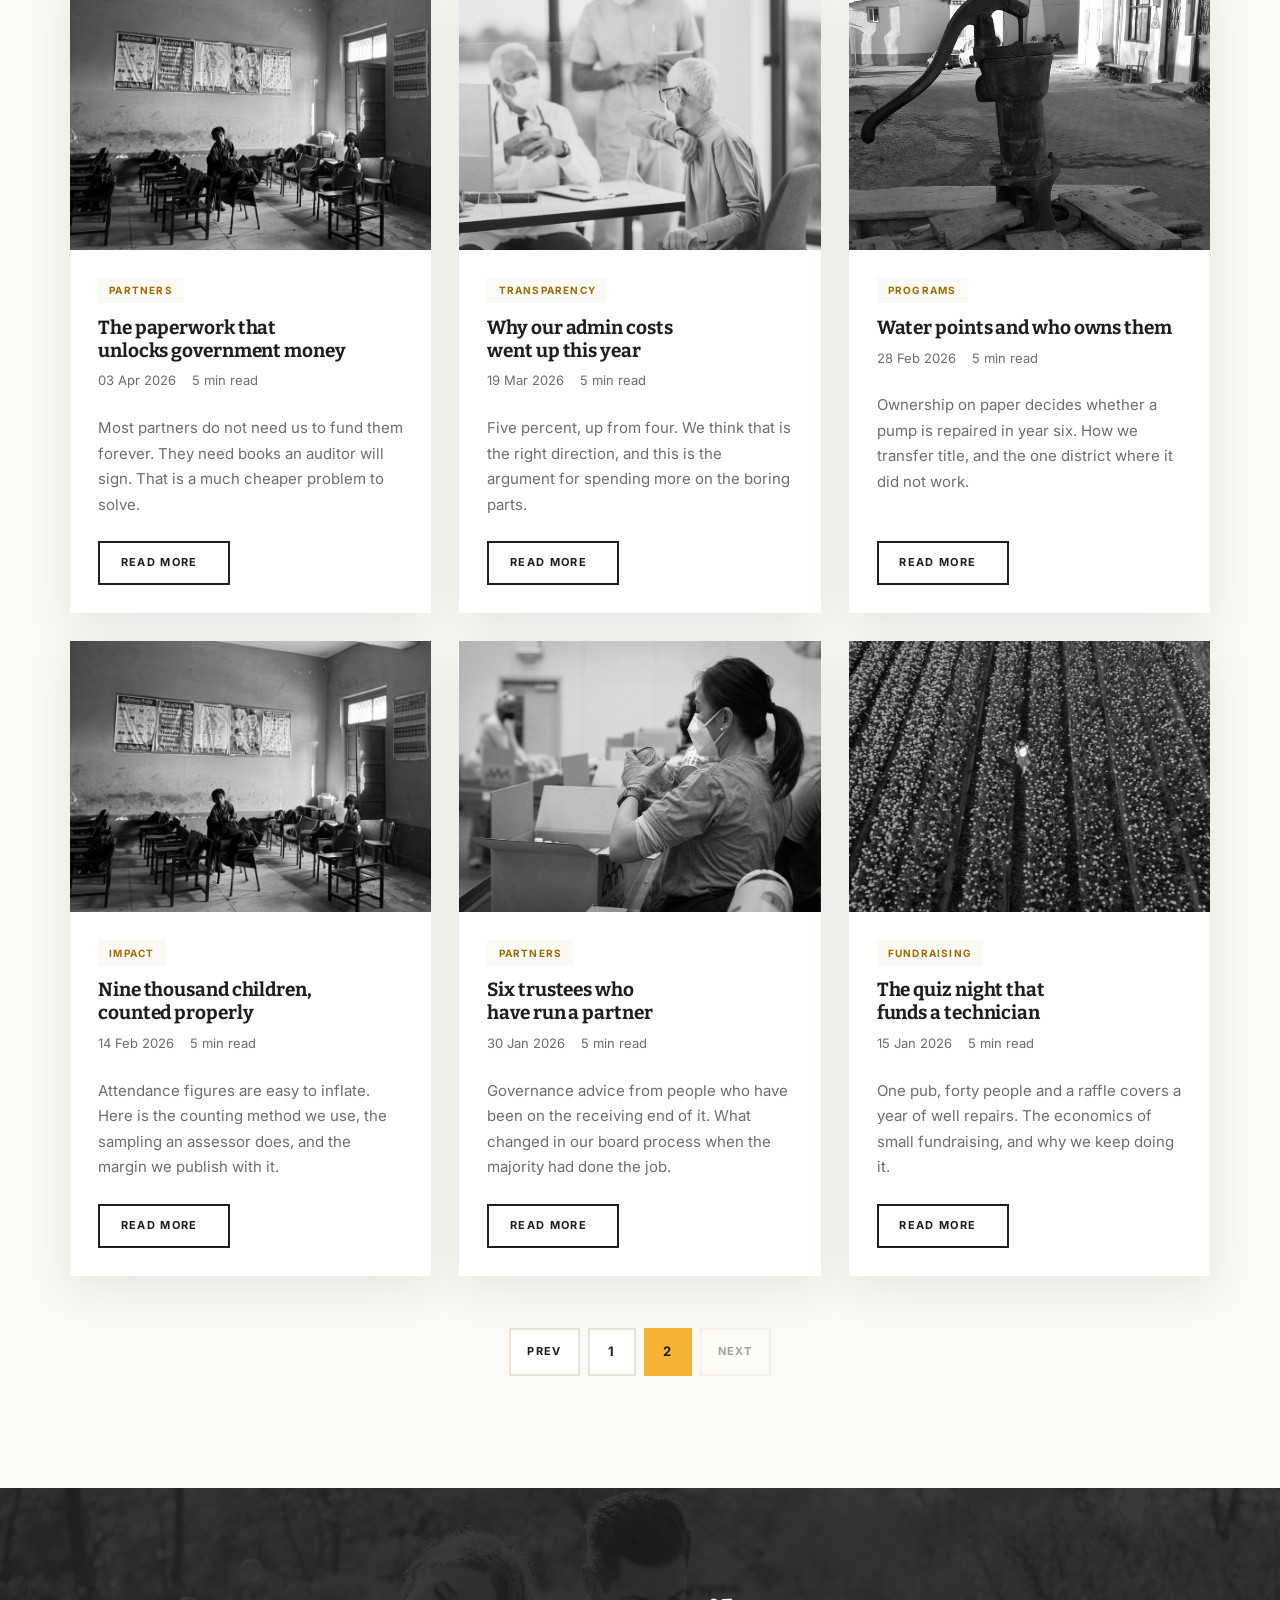
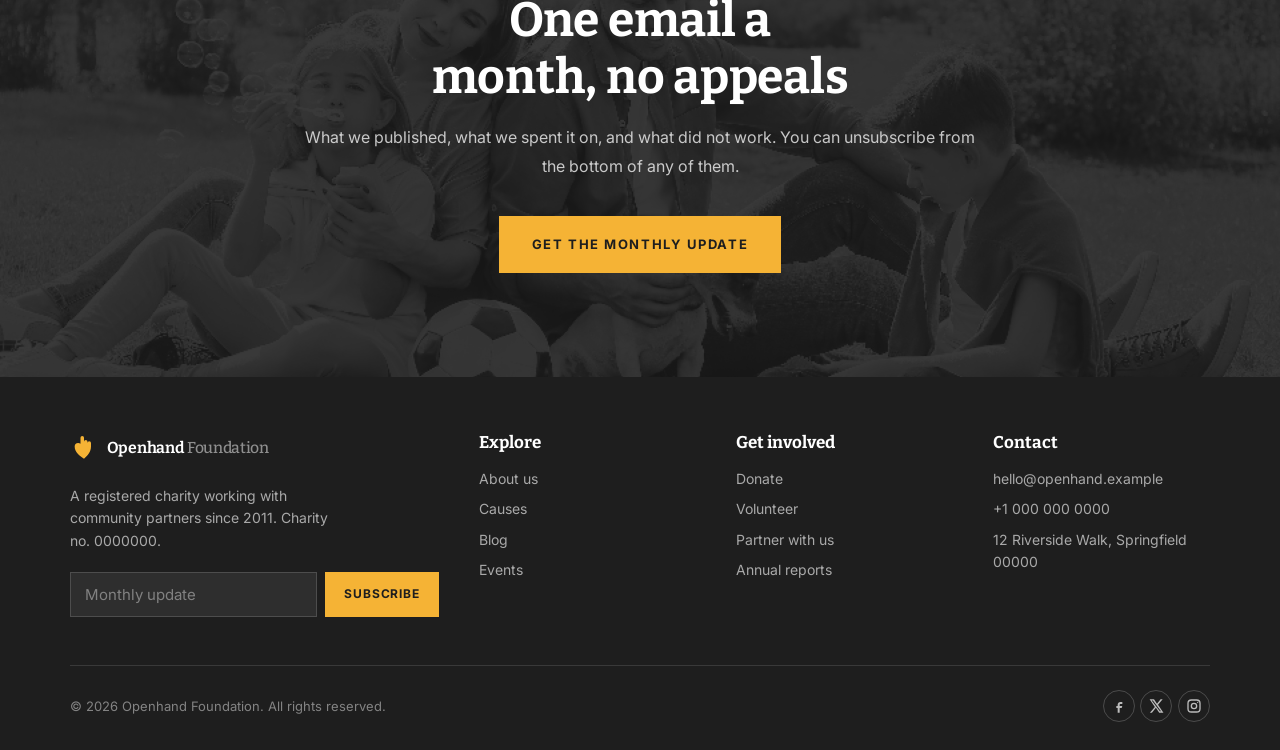
<file: news-2.html>
<!doctype html>
<html lang="en">
<head>
  <meta charset="utf-8">
  <meta name="viewport" content="width=device-width, initial-scale=1">
  <title>Blog, page 2 — Openhand Foundation</title>
  <meta name="description" content="Programme write-ups, partner interviews and published results from Openhand Foundation.">
  <link rel="icon" href="assets/img/logo.svg" type="image/svg+xml">
  <link rel="preconnect" href="https://fonts.googleapis.com">
  <link rel="preconnect" href="https://fonts.gstatic.com" crossorigin>
  <link href="https://fonts.googleapis.com/css2?family=Bitter:wght@600;700&family=Caveat:wght@600&family=Inter:wght@400;500;600;700&display=swap" rel="stylesheet">
  <link rel="stylesheet" href="assets/css/style.css">
  <link rel="stylesheet" href="assets/css/warm.css">
  <script src="assets/js/main.js" defer></script>
</head>
<body class="warm">
  <a class="skip-link" href="#main">Skip to content</a>

  <!-- ===== Header ===== -->
  <header class="site-header">
    <!-- Utility bar -->
    <div class="c-topbar">
      <div class="container c-topbar-inner">
        <a class="c-logo" href="index.html">
          <img src="assets/img/logo.svg" alt="">
          <span>
            <b>Openhand</b>
            <span>Foundation</span>
          </span>
        </a>

        <dl class="c-info c-info--hide">
          <svg viewBox="0 0 24 24" fill="none" stroke="currentColor" stroke-width="1.6" aria-hidden="true"><rect x="2" y="4" width="20" height="16" rx="2"/><path d="m2 7 10 6 10-6"/></svg>
          <div>
            <dt>Email address</dt>
            <dd>hello@openhand.example</dd>
          </div>
        </dl>

        <dl class="c-info">
          <svg viewBox="0 0 24 24" fill="none" stroke="currentColor" stroke-width="1.6" aria-hidden="true"><path d="M22 16.9v3a2 2 0 0 1-2.2 2 19.8 19.8 0 0 1-8.6-3.1 19.5 19.5 0 0 1-6-6A19.8 19.8 0 0 1 2.1 4.2 2 2 0 0 1 4.1 2h3a2 2 0 0 1 2 1.7c.1 1 .4 1.9.7 2.8a2 2 0 0 1-.5 2.1L8.1 9.9a16 16 0 0 0 6 6l1.3-1.2a2 2 0 0 1 2.1-.5c.9.3 1.8.6 2.8.7a2 2 0 0 1 1.7 2Z"/></svg>
          <div>
            <dt>Phone number</dt>
            <dd>+1 000 000 0000</dd>
          </div>
        </dl>

        <dl class="c-info c-info--hide">
          <svg viewBox="0 0 24 24" fill="none" stroke="currentColor" stroke-width="1.6" aria-hidden="true"><path d="M3 10.5 12 3l9 7.5"/><path d="M5 9.5V21h14V9.5"/></svg>
          <div>
            <dt>Our location</dt>
            <dd>Springfield, 00000</dd>
          </div>
        </dl>

        <a class="c-btn c-btn--amber" href="contact.html#give">Donate now</a>
      </div>
    </div>

    <!-- Nav bar -->
    <div class="container">
      <div class="c-navbar">
        <div class="c-navbar-inner">
          <nav class="nav" id="nav" aria-label="Main">
            <ul>
              <li><a href="index.html">Home</a></li>
              <li><a href="about.html">About</a></li>
              <li><a href="programs.html">Causes</a></li>
              <li><a href="events.html">Events</a></li>
              <li><a href="news.html">Blog</a></li>
              <li><a href="contact.html">Contact</a></li>
            </ul>
          </nav>

          <div class="c-socials">
            <span class="c-socials-label">Follow us:</span>
            <a href="#" aria-label="Openhand Foundation on Facebook">
              <svg viewBox="0 0 24 24" fill="currentColor" aria-hidden="true"><path d="M14 9h3V6h-3c-2.2 0-4 1.8-4 4v2H8v3h2v7h3v-7h3l1-3h-4v-2c0-.6.4-1 1-1Z"/></svg>
            </a>
            <a href="#" aria-label="Openhand Foundation on X">
              <svg viewBox="0 0 24 24" fill="currentColor" aria-hidden="true"><path d="M18.9 2H22l-7 8 8.2 12h-6.4l-5-7.3L5.9 22H2.8l7.5-8.6L2.4 2h6.6l4.5 6.6L18.9 2Zm-1.1 18h1.7L7.3 3.8H5.5L17.8 20Z"/></svg>
            </a>
            <a href="#" aria-label="Openhand Foundation on Instagram">
              <svg viewBox="0 0 24 24" fill="none" stroke="currentColor" stroke-width="2" aria-hidden="true"><rect x="3" y="3" width="18" height="18" rx="5"/><circle cx="12" cy="12" r="4"/><circle cx="17.5" cy="6.5" r="1" fill="currentColor" stroke="none"/></svg>
            </a>
          </div>

          <button class="nav-toggle" type="button" aria-expanded="false" aria-controls="nav">
            <span></span>
            <span class="visually-hidden">Menu</span>
          </button>
        </div>
      </div>
    </div>
  </header>

  <main id="main">

    <!-- ===== Page head ===== -->
    <section class="c-pagehead">
      <img class="c-pagehead-img" src="assets/img/photos/photo-square.jpg" alt="" width="1024" height="683">
      <div class="container">
        <ol class="c-crumbs">
          <li><a href="index.html">Home</a></li>
          <li><a href="news.html">Blog</a></li>
          <li aria-current="page">Page 2</li>
        </ol>
        <h1>What we are learning, <em>published</em></h1>
        <p>
          Field notes, programme results and the awkward numbers. We write these for the
          people who fund us and the partners who deliver the work.
        </p>
      </div>
    </section>

    <!-- ===== Posts ===== -->
    <section class="c-section c-section--cream" aria-labelledby="posts-heading">
      <div class="container">
        <div class="c-head c-head--center">
          <span class="c-eyebrow">From the blog</span>
          <h2 id="posts-heading">Latest posts — page 2</h2>
          <p>Earlier in the year: handovers, the spring walk, and a longer argument about administrative costs.</p>
        </div>

        <div class="c-ecards">
          <article class="c-ecard reveal">
            <div class="c-ecard-media">
              <img src="assets/img/photos/photo-5.jpg" alt="" width="1024" height="683" loading="lazy">
            </div>
            <div class="c-ecard-body">
              <span class="c-chip">Programs</span>
              <h3>Teaching the teachers who stay</h3>
              <p class="c-event-meta">
                <span>09 May 2026</span>
                <span>5 min read</span>
              </p>
              <p class="c-ecard-text">Paid training is expensive and slow, and it is the only intervention that survived every review we have run. The case for spending on salaries.</p>
              <a class="c-btn c-btn--outline c-btn--sm" href="news-post.html">
                Read more<span class="visually-hidden"> — Teaching the teachers who stay</span>
              </a>
            </div>
          </article>
          <article class="c-ecard reveal">
            <div class="c-ecard-media">
              <img src="assets/img/photos/photo-wide.jpg" alt="" width="1200" height="800" loading="lazy">
            </div>
            <div class="c-ecard-body">
              <span class="c-chip">Impact</span>
              <h3>Handover day, District 7</h3>
              <p class="c-event-meta">
                <span>27 Apr 2026</span>
                <span>5 min read</span>
              </p>
              <p class="c-ecard-text">The eleventh program to close on schedule. What transfers, what does not, and the awkward conversation about the things we got wrong.</p>
              <a class="c-btn c-btn--outline c-btn--sm" href="news-post.html">
                Read more<span class="visually-hidden"> — Handover day, District 7</span>
              </a>
            </div>
          </article>
          <article class="c-ecard reveal">
            <div class="c-ecard-media">
              <img src="assets/img/photos/g-3.jpg" alt="" width="800" height="800" loading="lazy">
            </div>
            <div class="c-ecard-body">
              <span class="c-chip">Fundraising</span>
              <h3>410 walkers and eighteen miles</h3>
              <p class="c-event-meta">
                <span>16 Apr 2026</span>
                <span>5 min read</span>
              </p>
              <p class="c-ecard-text">The spring walk raised $24,800 in a single Saturday. A breakdown of what it cost to run and why we will do it again in April.</p>
              <a class="c-btn c-btn--outline c-btn--sm" href="news-post.html">
                Read more<span class="visually-hidden"> — 410 walkers and eighteen miles</span>
              </a>
            </div>
          </article>
          <article class="c-ecard reveal">
            <div class="c-ecard-media">
              <img src="assets/img/photos/g-1.jpg" alt="" width="900" height="700" loading="lazy">
            </div>
            <div class="c-ecard-body">
              <span class="c-chip">Partners</span>
              <h3>The paperwork that unlocks government money</h3>
              <p class="c-event-meta">
                <span>03 Apr 2026</span>
                <span>5 min read</span>
              </p>
              <p class="c-ecard-text">Most partners do not need us to fund them forever. They need books an auditor will sign. That is a much cheaper problem to solve.</p>
              <a class="c-btn c-btn--outline c-btn--sm" href="news-post.html">
                Read more<span class="visually-hidden"> — The paperwork that unlocks government money</span>
              </a>
            </div>
          </article>
          <article class="c-ecard reveal">
            <div class="c-ecard-media">
              <img src="assets/img/photos/photo-2.jpg" alt="" width="800" height="600" loading="lazy">
            </div>
            <div class="c-ecard-body">
              <span class="c-chip">Transparency</span>
              <h3>Why our admin costs went up this year</h3>
              <p class="c-event-meta">
                <span>19 Mar 2026</span>
                <span>5 min read</span>
              </p>
              <p class="c-ecard-text">Five percent, up from four. We think that is the right direction, and this is the argument for spending more on the boring parts.</p>
              <a class="c-btn c-btn--outline c-btn--sm" href="news-post.html">
                Read more<span class="visually-hidden"> — Why our admin costs went up this year</span>
              </a>
            </div>
          </article>
          <article class="c-ecard reveal">
            <div class="c-ecard-media">
              <img src="assets/img/photos/photo-tall.jpg" alt="" width="700" height="900" loading="lazy">
            </div>
            <div class="c-ecard-body">
              <span class="c-chip">Programs</span>
              <h3>Water points and who owns them</h3>
              <p class="c-event-meta">
                <span>28 Feb 2026</span>
                <span>5 min read</span>
              </p>
              <p class="c-ecard-text">Ownership on paper decides whether a pump is repaired in year six. How we transfer title, and the one district where it did not work.</p>
              <a class="c-btn c-btn--outline c-btn--sm" href="news-post.html">
                Read more<span class="visually-hidden"> — Water points and who owns them</span>
              </a>
            </div>
          </article>
          <article class="c-ecard reveal">
            <div class="c-ecard-media">
              <img src="assets/img/photos/photo-1.jpg" alt="" width="800" height="600" loading="lazy">
            </div>
            <div class="c-ecard-body">
              <span class="c-chip">Impact</span>
              <h3>Nine thousand children, counted properly</h3>
              <p class="c-event-meta">
                <span>14 Feb 2026</span>
                <span>5 min read</span>
              </p>
              <p class="c-ecard-text">Attendance figures are easy to inflate. Here is the counting method we use, the sampling an assessor does, and the margin we publish with it.</p>
              <a class="c-btn c-btn--outline c-btn--sm" href="news-post.html">
                Read more<span class="visually-hidden"> — Nine thousand children, counted properly</span>
              </a>
            </div>
          </article>
          <article class="c-ecard reveal">
            <div class="c-ecard-media">
              <img src="assets/img/photos/g-2.jpg" alt="" width="1024" height="683" loading="lazy">
            </div>
            <div class="c-ecard-body">
              <span class="c-chip">Partners</span>
              <h3>Six trustees who have run a partner</h3>
              <p class="c-event-meta">
                <span>30 Jan 2026</span>
                <span>5 min read</span>
              </p>
              <p class="c-ecard-text">Governance advice from people who have been on the receiving end of it. What changed in our board process when the majority had done the job.</p>
              <a class="c-btn c-btn--outline c-btn--sm" href="news-post.html">
                Read more<span class="visually-hidden"> — Six trustees who have run a partner</span>
              </a>
            </div>
          </article>
          <article class="c-ecard reveal">
            <div class="c-ecard-media">
              <img src="assets/img/photos/photo-3.jpg" alt="" width="800" height="600" loading="lazy">
            </div>
            <div class="c-ecard-body">
              <span class="c-chip">Fundraising</span>
              <h3>The quiz night that funds a technician</h3>
              <p class="c-event-meta">
                <span>15 Jan 2026</span>
                <span>5 min read</span>
              </p>
              <p class="c-ecard-text">One pub, forty people and a raffle covers a year of well repairs. The economics of small fundraising, and why we keep doing it.</p>
              <a class="c-btn c-btn--outline c-btn--sm" href="news-post.html">
                Read more<span class="visually-hidden"> — The quiz night that funds a technician</span>
              </a>
            </div>
          </article>
        </div>

        <nav aria-label="Blog pagination">
          <ul class="c-pagination">
            <li><a class="c-page c-page--nav" href="news.html">Prev</a></li>
            <li><a class="c-page" href="news.html">1</a></li>
            <li><a class="c-page" href="news-2.html" aria-current="page">2</a></li>
            <li><span class="c-page c-page--nav" aria-disabled="true">Next</span></li>
          </ul>
        </nav>
      </div>
    </section>

    <!-- ===== Newsletter CTA ===== -->
    <section class="c-cta" aria-labelledby="cta-heading">
      <img class="c-cta-img" src="assets/img/photos/band.jpg" alt="" width="1920" height="900" loading="lazy">
      <h2 id="cta-heading">One email a month, no appeals</h2>
      <p>
        What we published, what we spent it on, and what did not work. You can unsubscribe
        from the bottom of any of them.
      </p>
      <a class="c-btn c-btn--amber" href="contact.html">Get the monthly update</a>
    </section>

  </main>

  <!-- ===== Footer ===== -->
  <footer class="site-footer">
    <div class="container">
      <div class="footer-grid">
        <div class="footer-about">
          <a class="brand" href="index.html">
            <img class="brand-mark" src="assets/img/logo.svg" alt="">
            <span class="brand-name">Openhand <span>Foundation</span></span>
          </a>
          <p>
            A registered charity working with community partners since 2011.
            Charity no. 0000000.
          </p>
          <form class="newsletter" data-validate data-success="You're on the list — thank you.">
            <label class="visually-hidden" for="footer-email">Email address</label>
            <input id="footer-email" type="email" name="email" placeholder="Monthly update" required>
            <button class="btn btn-primary" type="submit">Subscribe</button>
            <p class="form-status" tabindex="-1" hidden></p>
          </form>
        </div>

        <div>
          <h4>Explore</h4>
          <ul class="footer-links">
            <li><a href="about.html">About us</a></li>
            <li><a href="programs.html">Causes</a></li>
            <li><a href="news.html">Blog</a></li>
            <li><a href="events.html">Events</a></li>
          </ul>
        </div>

        <div>
          <h4>Get involved</h4>
          <ul class="footer-links">
            <li><a href="contact.html#give">Donate</a></li>
            <li><a href="contact.html">Volunteer</a></li>
            <li><a href="contact.html">Partner with us</a></li>
            <li><a href="about.html#finances">Annual reports</a></li>
          </ul>
        </div>

        <div>
          <h4>Contact</h4>
          <ul class="footer-links">
            <li><a href="mailto:hello@openhand.example">hello@openhand.example</a></li>
            <li><a href="tel:+10000000000">+1 000 000 0000</a></li>
            <li>12 Riverside Walk, Springfield 00000</li>
          </ul>
        </div>
      </div>

      <div class="footer-bottom">
        <p class="mb-0">© <span data-year>2026</span> Openhand Foundation. All rights reserved.</p>
        <div class="socials">
          <a href="#" aria-label="Openhand Foundation on Facebook">
            <svg viewBox="0 0 24 24" fill="currentColor" aria-hidden="true"><path d="M14 9h3V6h-3c-2.2 0-4 1.8-4 4v2H8v3h2v7h3v-7h3l1-3h-4v-2c0-.6.4-1 1-1Z"/></svg>
          </a>
          <a href="#" aria-label="Openhand Foundation on X">
            <svg viewBox="0 0 24 24" fill="currentColor" aria-hidden="true"><path d="M18.9 2H22l-7 8 8.2 12h-6.4l-5-7.3L5.9 22H2.8l7.5-8.6L2.4 2h6.6l4.5 6.6L18.9 2Zm-1.1 18h1.7L7.3 3.8H5.5L17.8 20Z"/></svg>
          </a>
          <a href="#" aria-label="Openhand Foundation on Instagram">
            <svg viewBox="0 0 24 24" fill="none" stroke="currentColor" stroke-width="2" aria-hidden="true"><rect x="3" y="3" width="18" height="18" rx="5"/><circle cx="12" cy="12" r="4"/><circle cx="17.5" cy="6.5" r="1" fill="currentColor" stroke="none"/></svg>
          </a>
        </div>
      </div>
    </div>
  </footer>
</body>
</html>
</file>
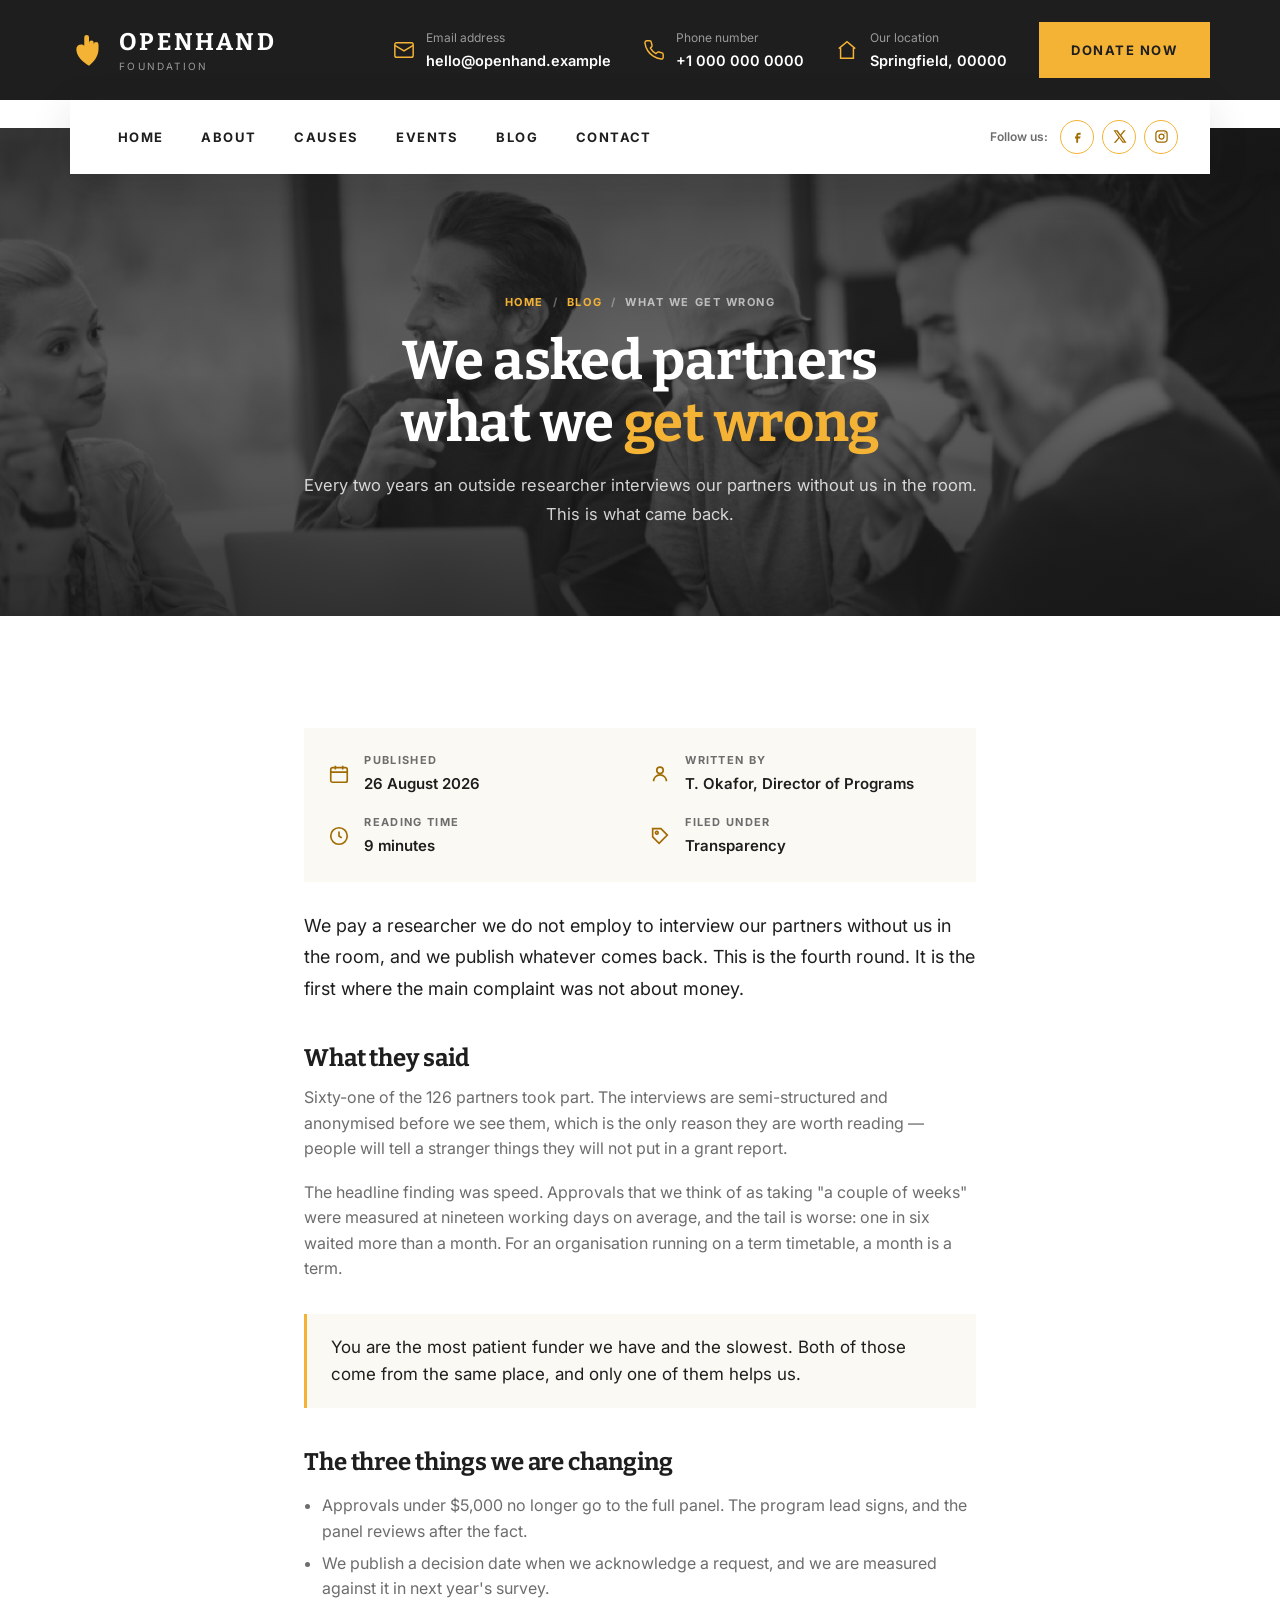
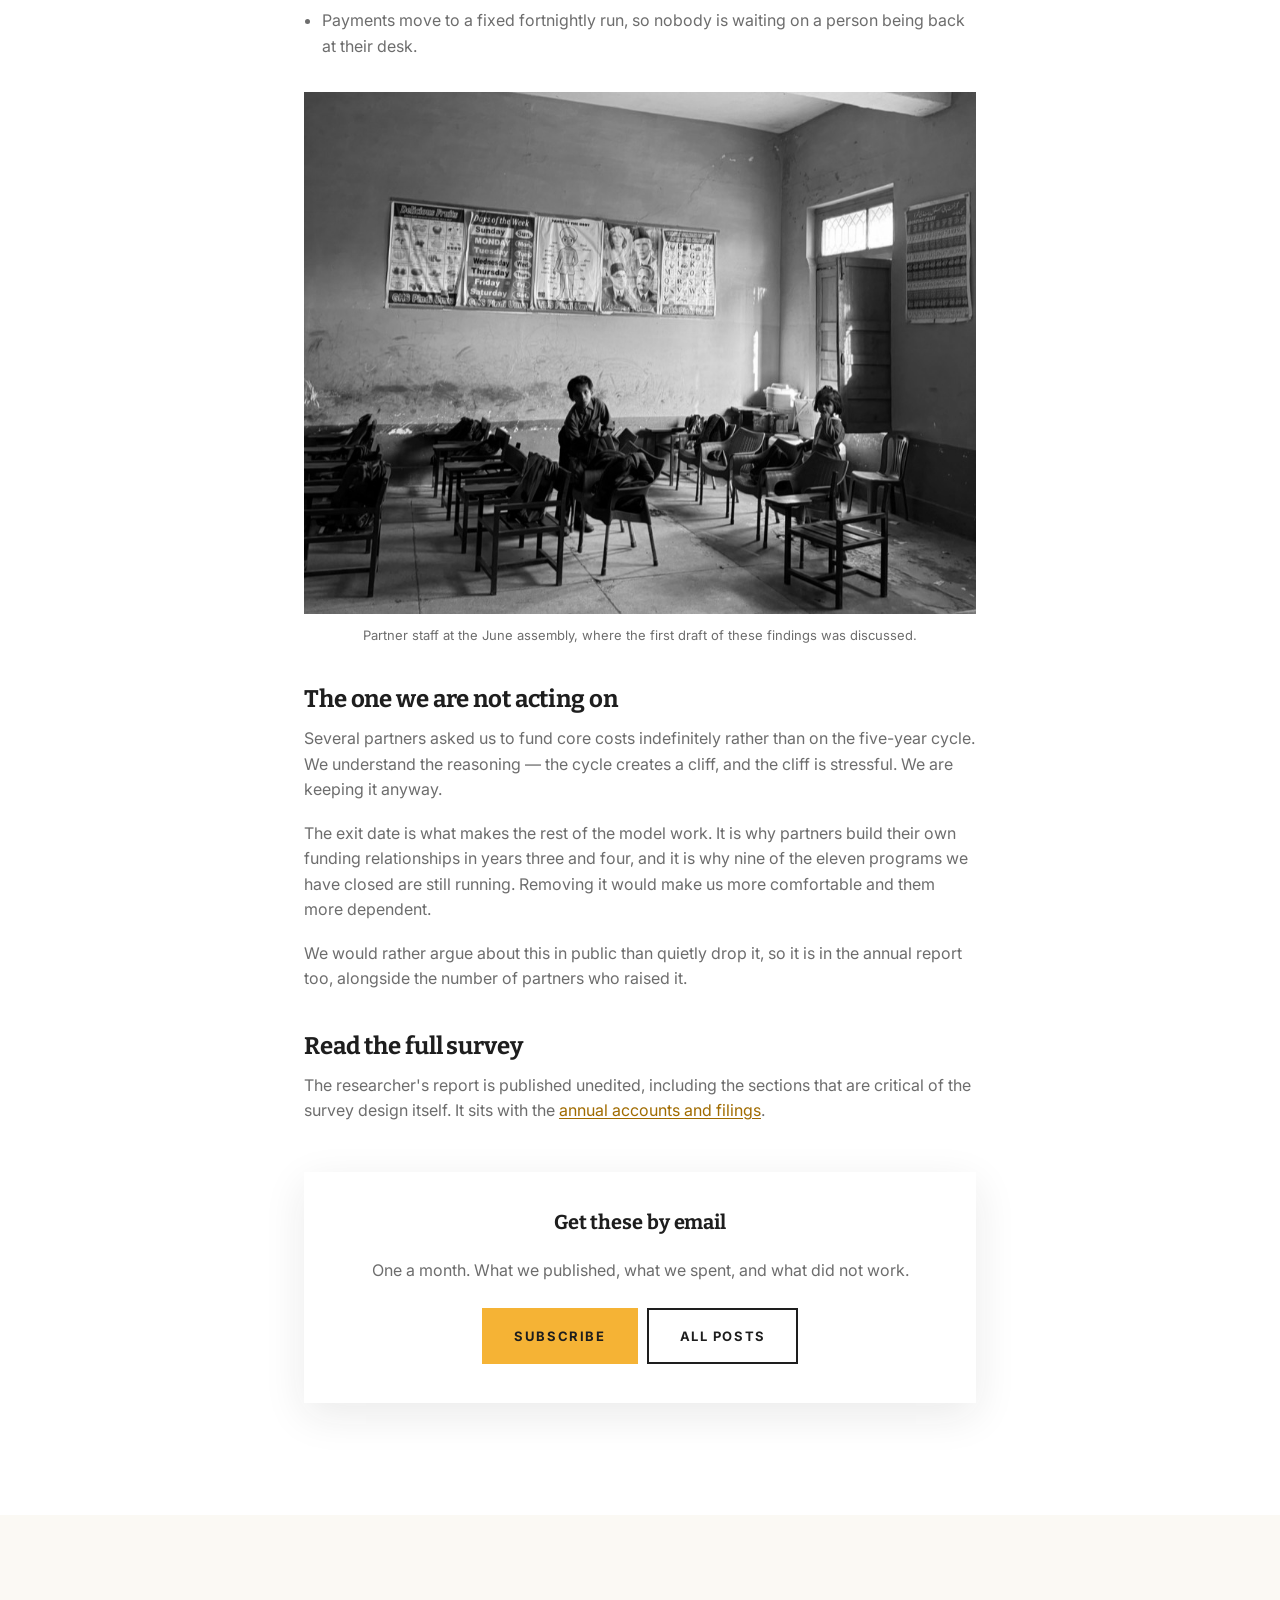
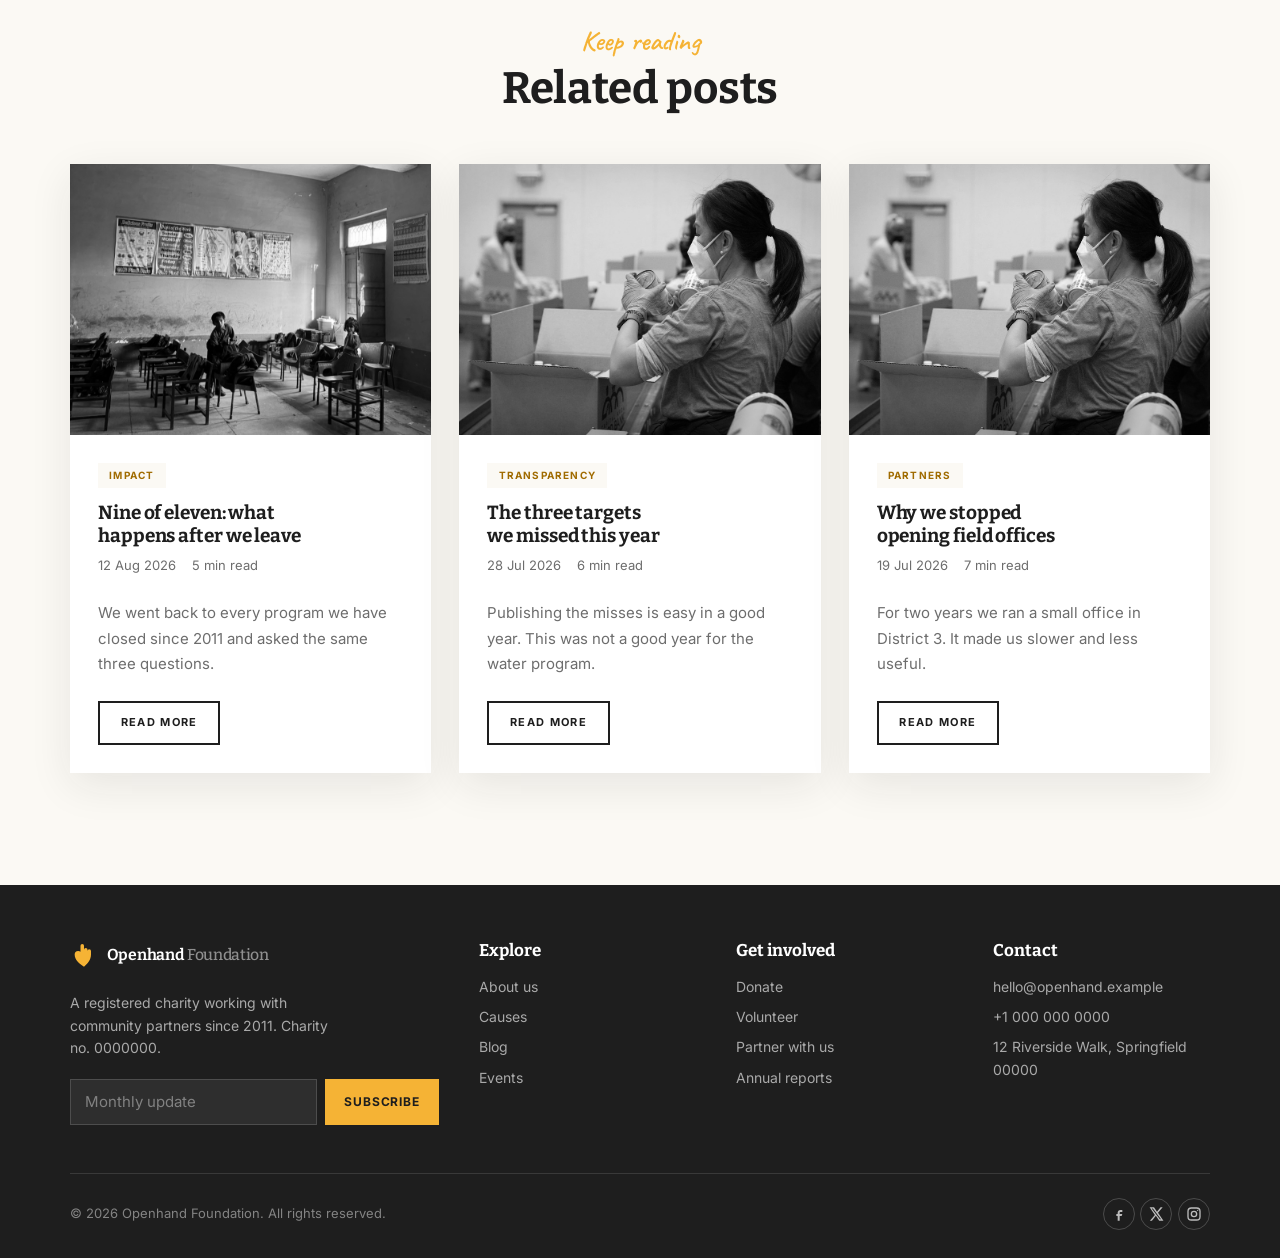
<file: news-post.html>
<!doctype html>
<html lang="en">
<head>
  <meta charset="utf-8">
  <meta name="viewport" content="width=device-width, initial-scale=1">
  <title>We asked partners what we get wrong — Openhand Foundation</title>
  <meta name="description" content="An independent survey of our 126 partner organisations: what they said, the three things we are changing, and the one we are not.">
  <link rel="icon" href="assets/img/logo.svg" type="image/svg+xml">
  <link rel="preconnect" href="https://fonts.googleapis.com">
  <link rel="preconnect" href="https://fonts.gstatic.com" crossorigin>
  <link href="https://fonts.googleapis.com/css2?family=Bitter:wght@600;700&family=Caveat:wght@600&family=Inter:wght@400;500;600;700&display=swap" rel="stylesheet">
  <link rel="stylesheet" href="assets/css/style.css">
  <link rel="stylesheet" href="assets/css/warm.css">
  <script src="assets/js/main.js" defer></script>
</head>
<body class="warm">
  <a class="skip-link" href="#main">Skip to content</a>

  <!-- ===== Header ===== -->
  <header class="site-header">
    <!-- Utility bar -->
    <div class="c-topbar">
      <div class="container c-topbar-inner">
        <a class="c-logo" href="index.html">
          <img src="assets/img/logo.svg" alt="">
          <span>
            <b>Openhand</b>
            <span>Foundation</span>
          </span>
        </a>

        <dl class="c-info c-info--hide">
          <svg viewBox="0 0 24 24" fill="none" stroke="currentColor" stroke-width="1.6" aria-hidden="true"><rect x="2" y="4" width="20" height="16" rx="2"/><path d="m2 7 10 6 10-6"/></svg>
          <div>
            <dt>Email address</dt>
            <dd>hello@openhand.example</dd>
          </div>
        </dl>

        <dl class="c-info">
          <svg viewBox="0 0 24 24" fill="none" stroke="currentColor" stroke-width="1.6" aria-hidden="true"><path d="M22 16.9v3a2 2 0 0 1-2.2 2 19.8 19.8 0 0 1-8.6-3.1 19.5 19.5 0 0 1-6-6A19.8 19.8 0 0 1 2.1 4.2 2 2 0 0 1 4.1 2h3a2 2 0 0 1 2 1.7c.1 1 .4 1.9.7 2.8a2 2 0 0 1-.5 2.1L8.1 9.9a16 16 0 0 0 6 6l1.3-1.2a2 2 0 0 1 2.1-.5c.9.3 1.8.6 2.8.7a2 2 0 0 1 1.7 2Z"/></svg>
          <div>
            <dt>Phone number</dt>
            <dd>+1 000 000 0000</dd>
          </div>
        </dl>

        <dl class="c-info c-info--hide">
          <svg viewBox="0 0 24 24" fill="none" stroke="currentColor" stroke-width="1.6" aria-hidden="true"><path d="M3 10.5 12 3l9 7.5"/><path d="M5 9.5V21h14V9.5"/></svg>
          <div>
            <dt>Our location</dt>
            <dd>Springfield, 00000</dd>
          </div>
        </dl>

        <a class="c-btn c-btn--amber" href="contact.html#give">Donate now</a>
      </div>
    </div>

    <!-- Nav bar -->
    <div class="container">
      <div class="c-navbar">
        <div class="c-navbar-inner">
          <nav class="nav" id="nav" aria-label="Main">
            <ul>
              <li><a href="index.html">Home</a></li>
              <li><a href="about.html">About</a></li>
              <li><a href="programs.html">Causes</a></li>
              <li><a href="events.html">Events</a></li>
              <li><a href="news.html">Blog</a></li>
              <li><a href="contact.html">Contact</a></li>
            </ul>
          </nav>

          <div class="c-socials">
            <span class="c-socials-label">Follow us:</span>
            <a href="#" aria-label="Openhand Foundation on Facebook">
              <svg viewBox="0 0 24 24" fill="currentColor" aria-hidden="true"><path d="M14 9h3V6h-3c-2.2 0-4 1.8-4 4v2H8v3h2v7h3v-7h3l1-3h-4v-2c0-.6.4-1 1-1Z"/></svg>
            </a>
            <a href="#" aria-label="Openhand Foundation on X">
              <svg viewBox="0 0 24 24" fill="currentColor" aria-hidden="true"><path d="M18.9 2H22l-7 8 8.2 12h-6.4l-5-7.3L5.9 22H2.8l7.5-8.6L2.4 2h6.6l4.5 6.6L18.9 2Zm-1.1 18h1.7L7.3 3.8H5.5L17.8 20Z"/></svg>
            </a>
            <a href="#" aria-label="Openhand Foundation on Instagram">
              <svg viewBox="0 0 24 24" fill="none" stroke="currentColor" stroke-width="2" aria-hidden="true"><rect x="3" y="3" width="18" height="18" rx="5"/><circle cx="12" cy="12" r="4"/><circle cx="17.5" cy="6.5" r="1" fill="currentColor" stroke="none"/></svg>
            </a>
          </div>

          <button class="nav-toggle" type="button" aria-expanded="false" aria-controls="nav">
            <span></span>
            <span class="visually-hidden">Menu</span>
          </button>
        </div>
      </div>
    </div>
  </header>

  <main id="main">

    <section class="c-pagehead">
      <img class="c-pagehead-img" src="assets/img/photos/photo-wide.jpg" alt="" width="1200" height="800">
      <div class="container">
        <ol class="c-crumbs">
          <li><a href="index.html">Home</a></li>
          <li><a href="news.html">Blog</a></li>
          <li aria-current="page">What we get wrong</li>
        </ol>
        <h1>We asked partners what we <em>get wrong</em></h1>
        <p>
          Every two years an outside researcher interviews our partners without us in the
          room. This is what came back.
        </p>
      </div>
    </section>

    <article class="c-section">
      <div class="container">
        <dl class="c-details c-measure" style="margin-top:0">
          <div class="c-detail">
            <svg viewBox="0 0 24 24" fill="none" stroke="currentColor" stroke-width="1.8" aria-hidden="true"><rect x="3" y="5" width="18" height="16" rx="2"/><path d="M3 10h18M8 3v4M16 3v4"/></svg>
            <div>
              <dt>Published</dt>
              <dd><time datetime="2026-08-26">26 August 2026</time></dd>
            </div>
          </div>
          <div class="c-detail">
            <svg viewBox="0 0 24 24" fill="none" stroke="currentColor" stroke-width="1.8" aria-hidden="true"><circle cx="12" cy="8" r="3.5"/><path d="M5 20c0-3.9 3.1-7 7-7s7 3.1 7 7"/></svg>
            <div>
              <dt>Written by</dt>
              <dd>T. Okafor, Director of Programs</dd>
            </div>
          </div>
          <div class="c-detail">
            <svg viewBox="0 0 24 24" fill="none" stroke="currentColor" stroke-width="1.8" aria-hidden="true"><circle cx="12" cy="12" r="9"/><path d="M12 7v5l3 2"/></svg>
            <div>
              <dt>Reading time</dt>
              <dd>9 minutes</dd>
            </div>
          </div>
          <div class="c-detail">
            <svg viewBox="0 0 24 24" fill="none" stroke="currentColor" stroke-width="1.8" aria-hidden="true"><path d="M4 4h9l7 7-9 9-7-7V4Z"/><circle cx="8.5" cy="8.5" r="1.5"/></svg>
            <div>
              <dt>Filed under</dt>
              <dd>Transparency</dd>
            </div>
          </div>
        </dl>

        <div class="prose">
          <p class="c-lead">
            We pay a researcher we do not employ to interview our partners without us in the
            room, and we publish whatever comes back. This is the fourth round. It is the first
            where the main complaint was not about money.
          </p>

          <h2>What they said</h2>
          <p>
            Sixty-one of the 126 partners took part. The interviews are semi-structured and
            anonymised before we see them, which is the only reason they are worth reading —
            people will tell a stranger things they will not put in a grant report.
          </p>
          <p>
            The headline finding was speed. Approvals that we think of as taking "a couple of
            weeks" were measured at nineteen working days on average, and the tail is worse: one
            in six waited more than a month. For an organisation running on a term timetable,
            a month is a term.
          </p>

          <blockquote>
            <p>
              You are the most patient funder we have and the slowest. Both of those come from
              the same place, and only one of them helps us.
            </p>
          </blockquote>

          <h2>The three things we are changing</h2>
          <ul>
            <li>Approvals under $5,000 no longer go to the full panel. The program lead signs, and the panel reviews after the fact.</li>
            <li>We publish a decision date when we acknowledge a request, and we are measured against it in next year's survey.</li>
            <li>Payments move to a fixed fortnightly run, so nobody is waiting on a person being back at their desk.</li>
          </ul>

          <figure>
            <img src="assets/img/photos/g-1.jpg" alt="" width="900" height="700" loading="lazy">
            <figcaption>Partner staff at the June assembly, where the first draft of these findings was discussed.</figcaption>
          </figure>

          <h2>The one we are not acting on</h2>
          <p>
            Several partners asked us to fund core costs indefinitely rather than on the
            five-year cycle. We understand the reasoning — the cycle creates a cliff, and the
            cliff is stressful. We are keeping it anyway.
          </p>
          <p>
            The exit date is what makes the rest of the model work. It is why partners build
            their own funding relationships in years three and four, and it is why nine of the
            eleven programs we have closed are still running. Removing it would make us more
            comfortable and them more dependent.
          </p>
          <p>
            We would rather argue about this in public than quietly drop it, so it is in the
            annual report too, alongside the number of partners who raised it.
          </p>

          <h2>Read the full survey</h2>
          <p>
            The researcher's report is published unedited, including the sections that are
            critical of the survey design itself. It sits with the
            <a href="about.html#finances">annual accounts and filings</a>.
          </p>
        </div>

        <div class="c-panel c-panel--center c-measure" style="margin-top:3rem">
          <h3>Get these by email</h3>
          <p>One a month. What we published, what we spent, and what did not work.</p>
          <div class="c-cause-foot">
            <a class="c-btn c-btn--amber" href="contact.html">Subscribe</a>
            <a class="c-btn c-btn--outline" href="news.html">All posts</a>
          </div>
        </div>
      </div>
    </article>

    <section class="c-section c-section--cream" aria-labelledby="related-heading">
      <div class="container">
        <div class="c-head c-head--center">
          <span class="c-eyebrow">Keep reading</span>
          <h2 id="related-heading">Related posts</h2>
        </div>

        <div class="c-ecards">
          <article class="c-ecard reveal">
            <div class="c-ecard-media">
              <img src="assets/img/photos/g-1.jpg" alt="" width="900" height="700" loading="lazy">
            </div>
            <div class="c-ecard-body">
              <span class="c-chip">Impact</span>
              <h3>Nine of eleven: what happens after we leave</h3>
              <p class="c-event-meta">
                <span>12 Aug 2026</span>
                <span>5 min read</span>
              </p>
              <p class="c-ecard-text">We went back to every program we have closed since 2011 and asked the same three questions.</p>
              <a class="c-btn c-btn--outline c-btn--sm" href="news-post.html">Read more</a>
            </div>
          </article>

          <article class="c-ecard reveal">
            <div class="c-ecard-media">
              <img src="assets/img/photos/photo-square.jpg" alt="" width="1024" height="683" loading="lazy">
            </div>
            <div class="c-ecard-body">
              <span class="c-chip">Transparency</span>
              <h3>The three targets we missed this year</h3>
              <p class="c-event-meta">
                <span>28 Jul 2026</span>
                <span>6 min read</span>
              </p>
              <p class="c-ecard-text">Publishing the misses is easy in a good year. This was not a good year for the water program.</p>
              <a class="c-btn c-btn--outline c-btn--sm" href="news-post.html">Read more</a>
            </div>
          </article>

          <article class="c-ecard reveal">
            <div class="c-ecard-media">
              <img src="assets/img/photos/g-2.jpg" alt="" width="1024" height="683" loading="lazy">
            </div>
            <div class="c-ecard-body">
              <span class="c-chip">Partners</span>
              <h3>Why we stopped opening field offices</h3>
              <p class="c-event-meta">
                <span>19 Jul 2026</span>
                <span>7 min read</span>
              </p>
              <p class="c-ecard-text">For two years we ran a small office in District 3. It made us slower and less useful.</p>
              <a class="c-btn c-btn--outline c-btn--sm" href="news-post.html">Read more</a>
            </div>
          </article>
        </div>
      </div>
    </section>

  </main>

  <!-- ===== Footer ===== -->
  <footer class="site-footer">
    <div class="container">
      <div class="footer-grid">
        <div class="footer-about">
          <a class="brand" href="index.html">
            <img class="brand-mark" src="assets/img/logo.svg" alt="">
            <span class="brand-name">Openhand <span>Foundation</span></span>
          </a>
          <p>
            A registered charity working with community partners since 2011.
            Charity no. 0000000.
          </p>
          <form class="newsletter" data-validate data-success="You're on the list — thank you.">
            <label class="visually-hidden" for="footer-email">Email address</label>
            <input id="footer-email" type="email" name="email" placeholder="Monthly update" required>
            <button class="btn btn-primary" type="submit">Subscribe</button>
            <p class="form-status" tabindex="-1" hidden></p>
          </form>
        </div>

        <div>
          <h4>Explore</h4>
          <ul class="footer-links">
            <li><a href="about.html">About us</a></li>
            <li><a href="programs.html">Causes</a></li>
            <li><a href="news.html">Blog</a></li>
            <li><a href="events.html">Events</a></li>
          </ul>
        </div>

        <div>
          <h4>Get involved</h4>
          <ul class="footer-links">
            <li><a href="contact.html#give">Donate</a></li>
            <li><a href="contact.html">Volunteer</a></li>
            <li><a href="contact.html">Partner with us</a></li>
            <li><a href="about.html#finances">Annual reports</a></li>
          </ul>
        </div>

        <div>
          <h4>Contact</h4>
          <ul class="footer-links">
            <li><a href="mailto:hello@openhand.example">hello@openhand.example</a></li>
            <li><a href="tel:+10000000000">+1 000 000 0000</a></li>
            <li>12 Riverside Walk, Springfield 00000</li>
          </ul>
        </div>
      </div>

      <div class="footer-bottom">
        <p class="mb-0">© <span data-year>2026</span> Openhand Foundation. All rights reserved.</p>
        <div class="socials">
          <a href="#" aria-label="Openhand Foundation on Facebook">
            <svg viewBox="0 0 24 24" fill="currentColor" aria-hidden="true"><path d="M14 9h3V6h-3c-2.2 0-4 1.8-4 4v2H8v3h2v7h3v-7h3l1-3h-4v-2c0-.6.4-1 1-1Z"/></svg>
          </a>
          <a href="#" aria-label="Openhand Foundation on X">
            <svg viewBox="0 0 24 24" fill="currentColor" aria-hidden="true"><path d="M18.9 2H22l-7 8 8.2 12h-6.4l-5-7.3L5.9 22H2.8l7.5-8.6L2.4 2h6.6l4.5 6.6L18.9 2Zm-1.1 18h1.7L7.3 3.8H5.5L17.8 20Z"/></svg>
          </a>
          <a href="#" aria-label="Openhand Foundation on Instagram">
            <svg viewBox="0 0 24 24" fill="none" stroke="currentColor" stroke-width="2" aria-hidden="true"><rect x="3" y="3" width="18" height="18" rx="5"/><circle cx="12" cy="12" r="4"/><circle cx="17.5" cy="6.5" r="1" fill="currentColor" stroke="none"/></svg>
          </a>
        </div>
      </div>
    </div>
  </footer>
</body>
</html>
</file>
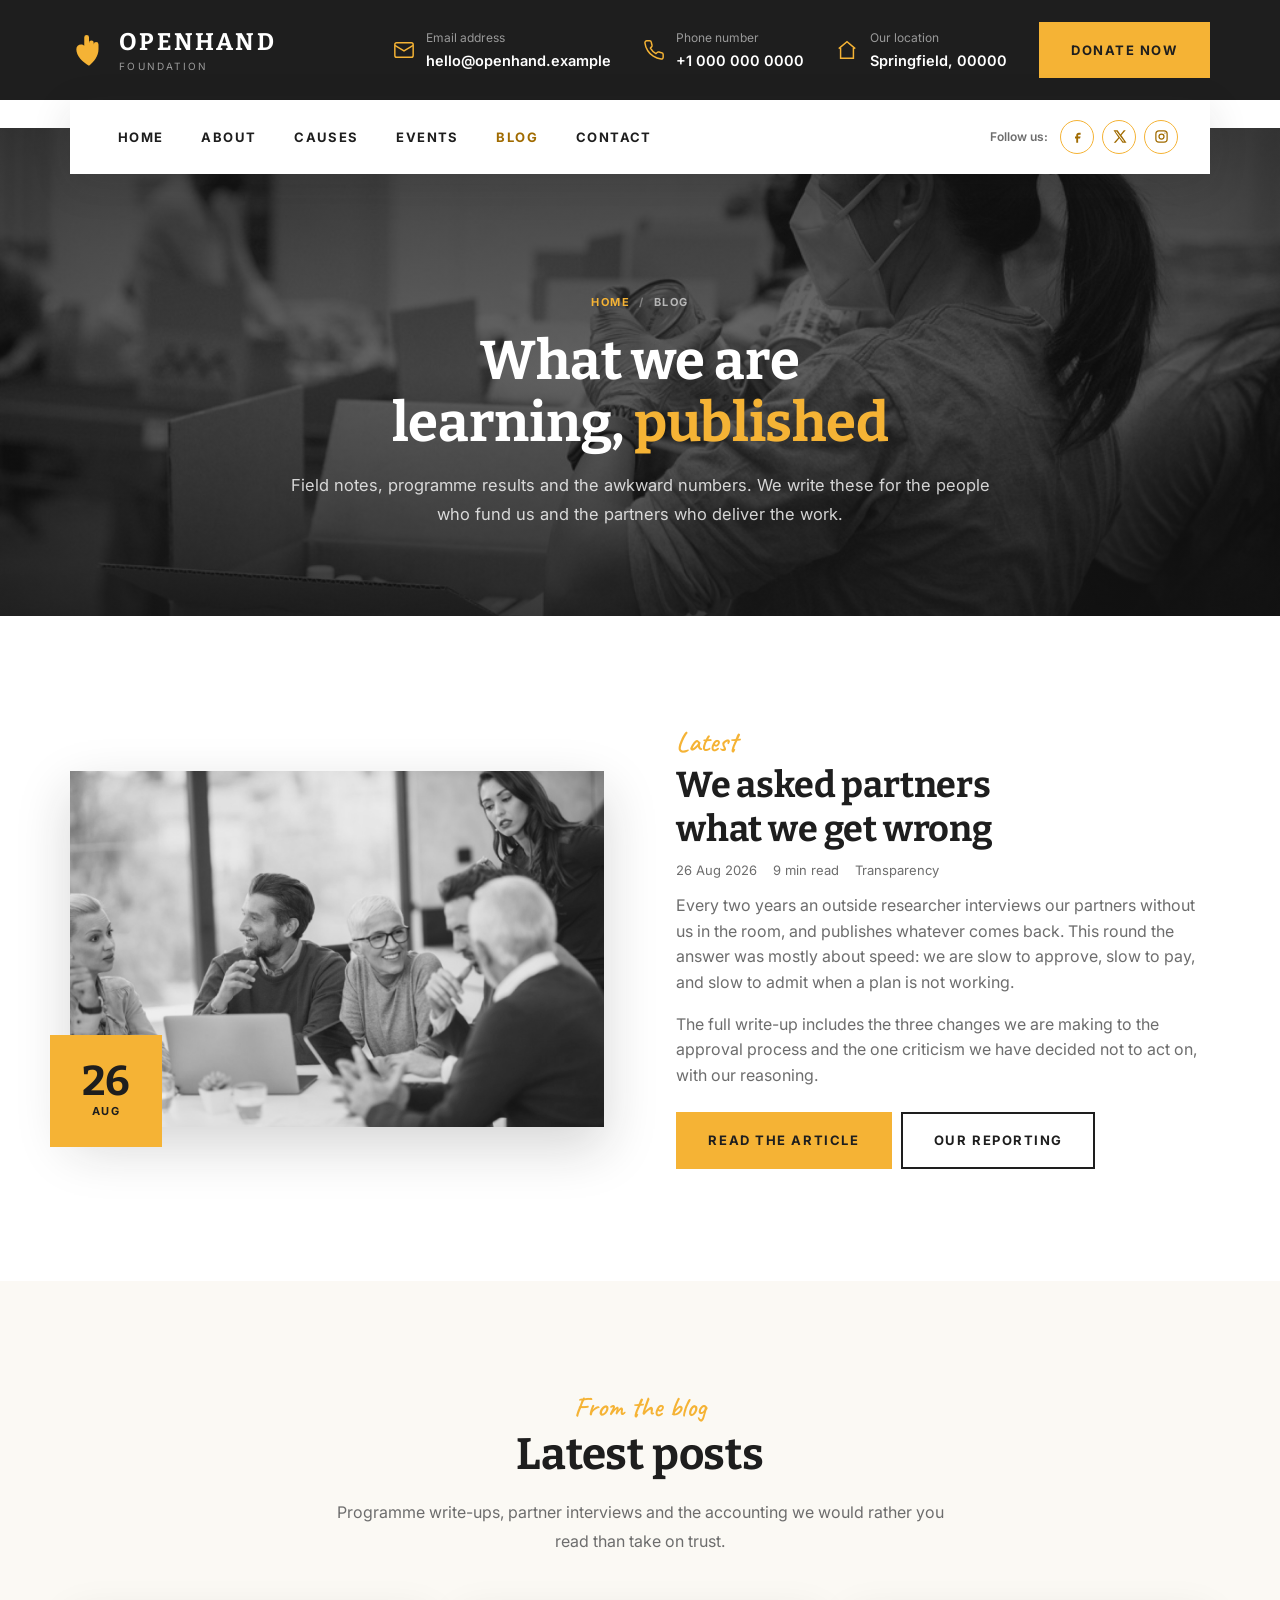
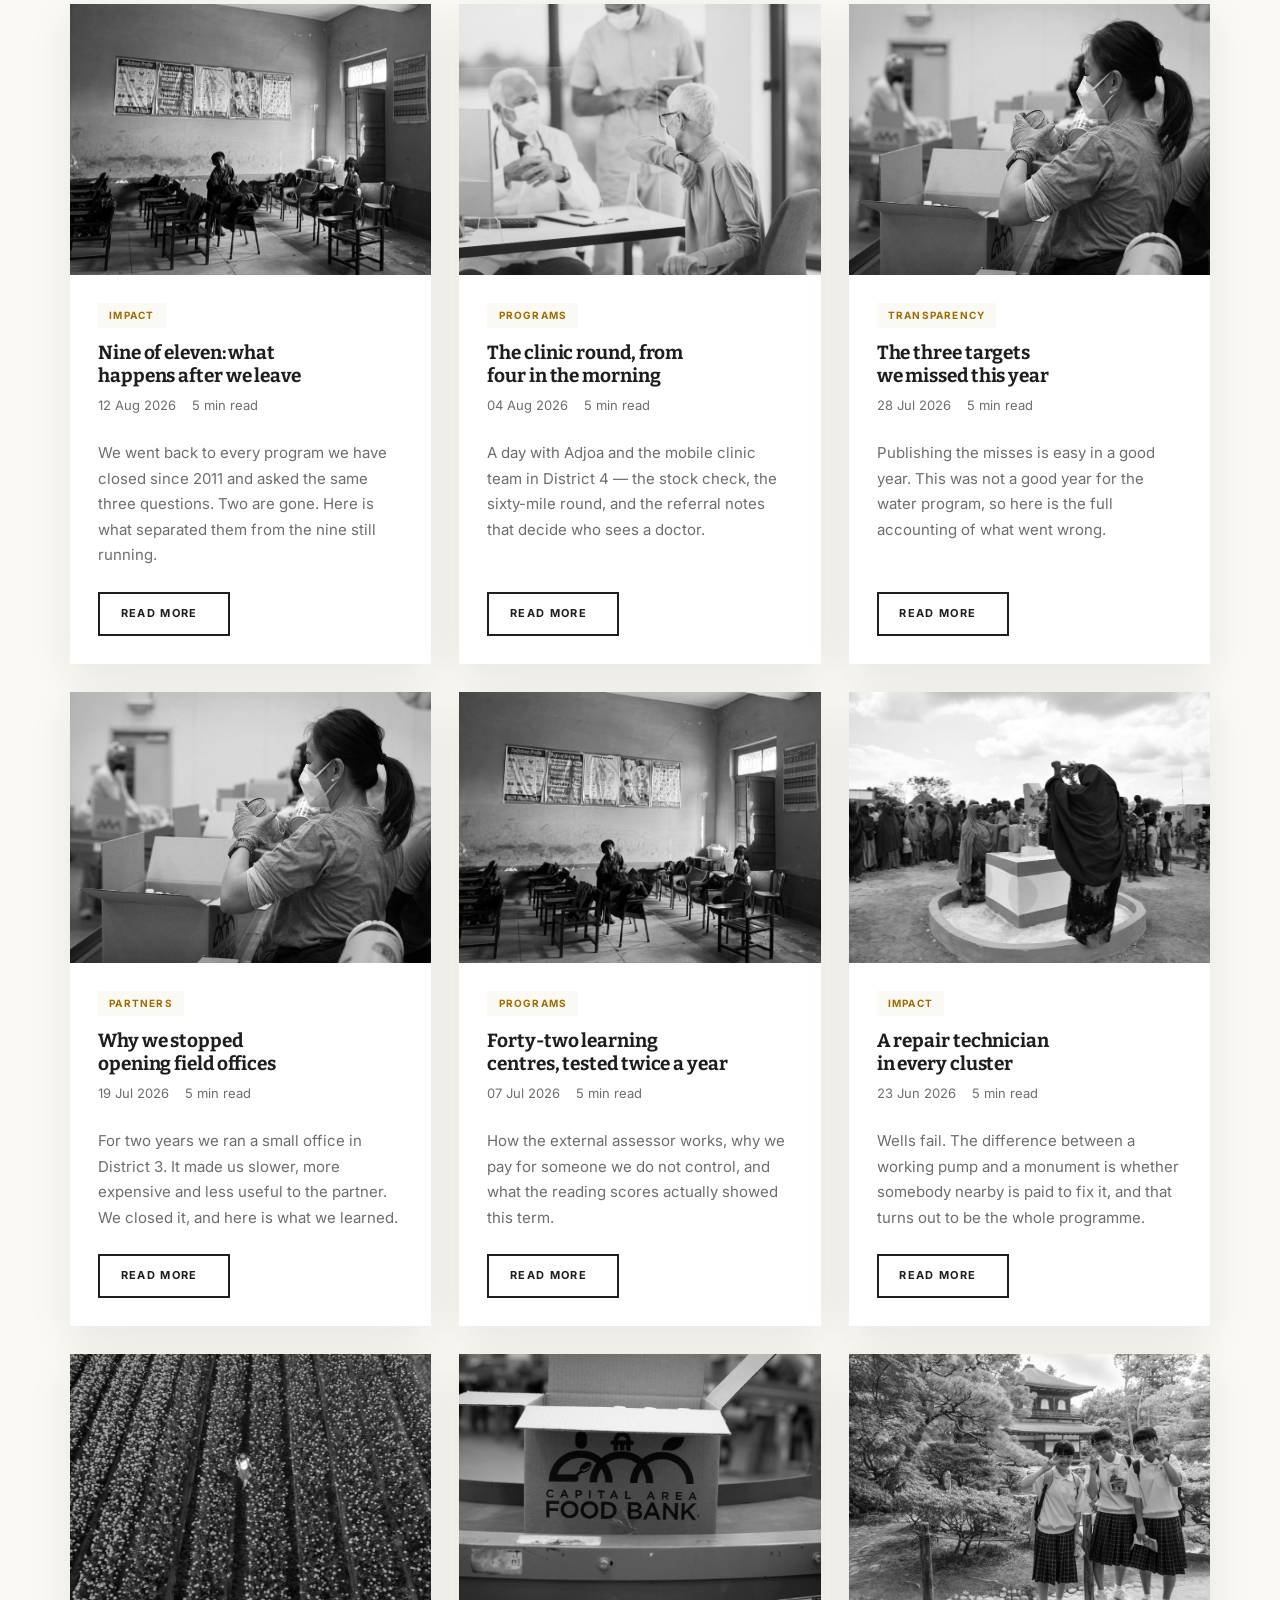
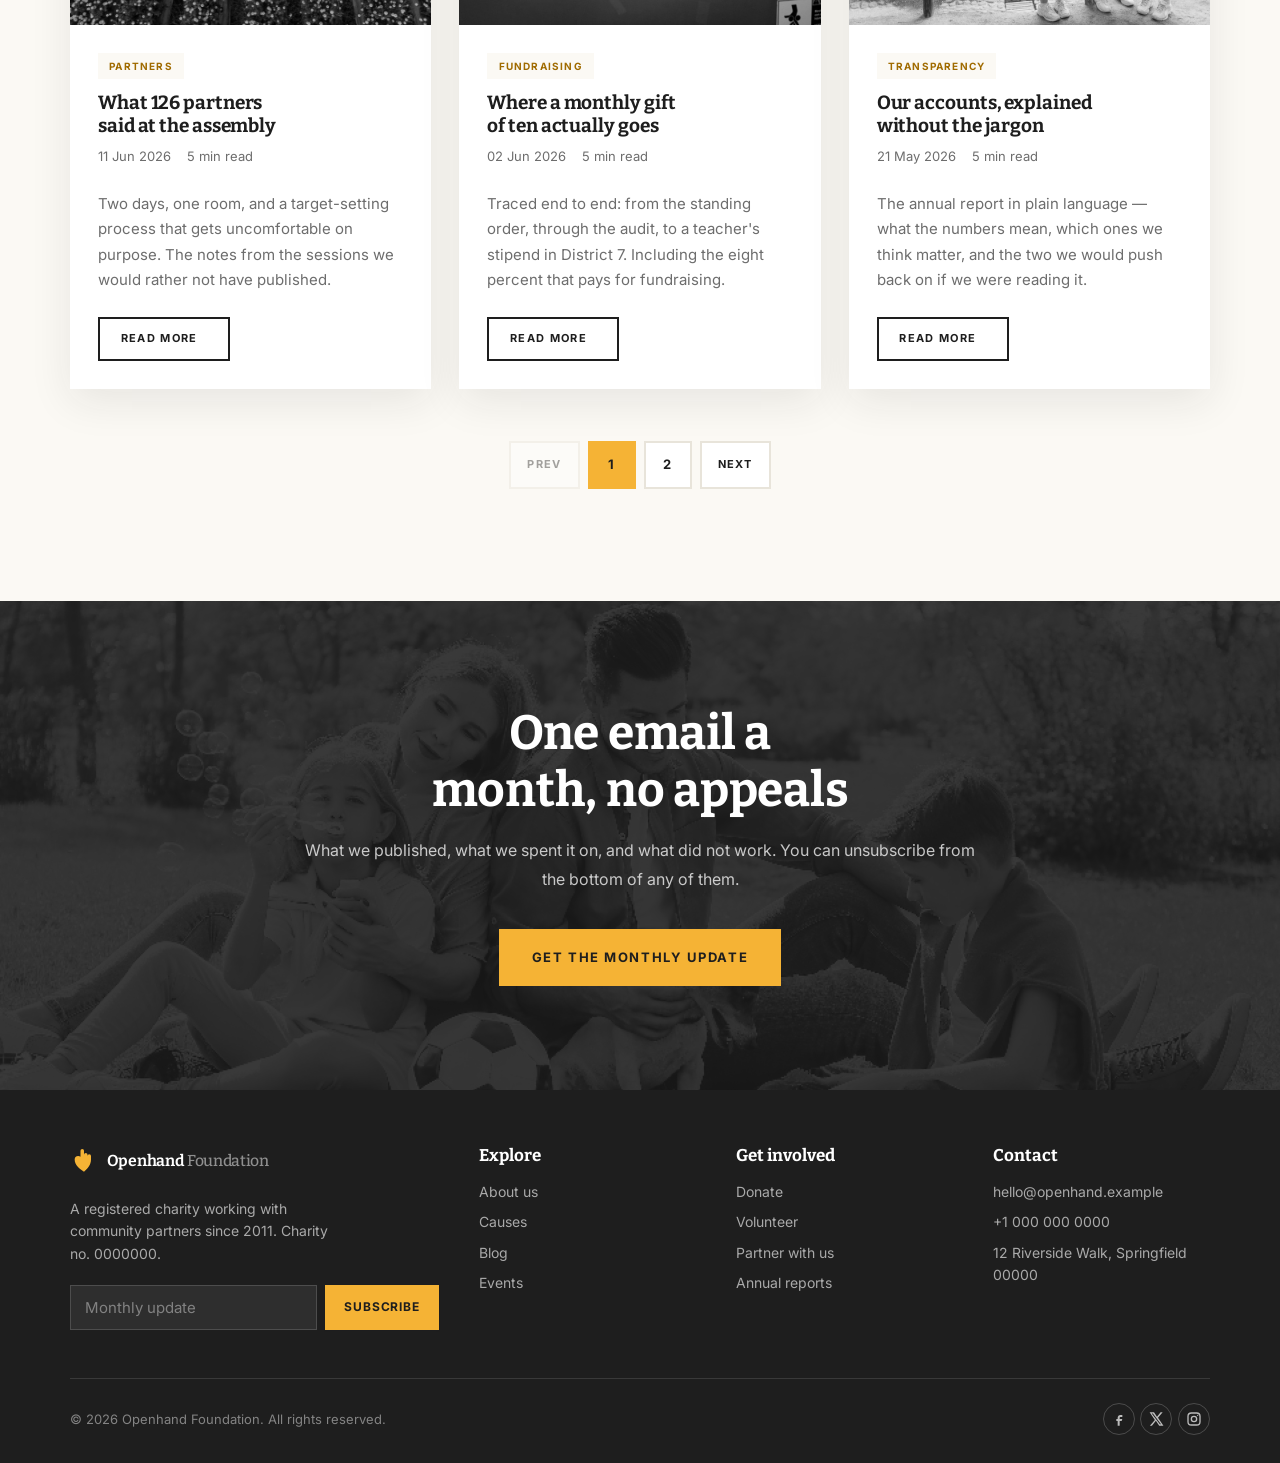
<file: news.html>
<!doctype html>
<html lang="en">
<head>
  <meta charset="utf-8">
  <meta name="viewport" content="width=device-width, initial-scale=1">
  <title>Blog — Openhand Foundation</title>
  <meta name="description" content="Programme write-ups, partner interviews and published results from Openhand Foundation.">
  <link rel="icon" href="assets/img/logo.svg" type="image/svg+xml">
  <link rel="preconnect" href="https://fonts.googleapis.com">
  <link rel="preconnect" href="https://fonts.gstatic.com" crossorigin>
  <link href="https://fonts.googleapis.com/css2?family=Bitter:wght@600;700&family=Caveat:wght@600&family=Inter:wght@400;500;600;700&display=swap" rel="stylesheet">
  <link rel="stylesheet" href="assets/css/style.css">
  <link rel="stylesheet" href="assets/css/warm.css">
  <script src="assets/js/main.js" defer></script>
</head>
<body class="warm">
  <a class="skip-link" href="#main">Skip to content</a>

  <!-- ===== Header ===== -->
  <header class="site-header">
    <!-- Utility bar -->
    <div class="c-topbar">
      <div class="container c-topbar-inner">
        <a class="c-logo" href="index.html">
          <img src="assets/img/logo.svg" alt="">
          <span>
            <b>Openhand</b>
            <span>Foundation</span>
          </span>
        </a>

        <dl class="c-info c-info--hide">
          <svg viewBox="0 0 24 24" fill="none" stroke="currentColor" stroke-width="1.6" aria-hidden="true"><rect x="2" y="4" width="20" height="16" rx="2"/><path d="m2 7 10 6 10-6"/></svg>
          <div>
            <dt>Email address</dt>
            <dd>hello@openhand.example</dd>
          </div>
        </dl>

        <dl class="c-info">
          <svg viewBox="0 0 24 24" fill="none" stroke="currentColor" stroke-width="1.6" aria-hidden="true"><path d="M22 16.9v3a2 2 0 0 1-2.2 2 19.8 19.8 0 0 1-8.6-3.1 19.5 19.5 0 0 1-6-6A19.8 19.8 0 0 1 2.1 4.2 2 2 0 0 1 4.1 2h3a2 2 0 0 1 2 1.7c.1 1 .4 1.9.7 2.8a2 2 0 0 1-.5 2.1L8.1 9.9a16 16 0 0 0 6 6l1.3-1.2a2 2 0 0 1 2.1-.5c.9.3 1.8.6 2.8.7a2 2 0 0 1 1.7 2Z"/></svg>
          <div>
            <dt>Phone number</dt>
            <dd>+1 000 000 0000</dd>
          </div>
        </dl>

        <dl class="c-info c-info--hide">
          <svg viewBox="0 0 24 24" fill="none" stroke="currentColor" stroke-width="1.6" aria-hidden="true"><path d="M3 10.5 12 3l9 7.5"/><path d="M5 9.5V21h14V9.5"/></svg>
          <div>
            <dt>Our location</dt>
            <dd>Springfield, 00000</dd>
          </div>
        </dl>

        <a class="c-btn c-btn--amber" href="contact.html#give">Donate now</a>
      </div>
    </div>

    <!-- Nav bar -->
    <div class="container">
      <div class="c-navbar">
        <div class="c-navbar-inner">
          <nav class="nav" id="nav" aria-label="Main">
            <ul>
              <li><a href="index.html">Home</a></li>
              <li><a href="about.html">About</a></li>
              <li><a href="programs.html">Causes</a></li>
              <li><a href="events.html">Events</a></li>
              <li><a href="news.html">Blog</a></li>
              <li><a href="contact.html">Contact</a></li>
            </ul>
          </nav>

          <div class="c-socials">
            <span class="c-socials-label">Follow us:</span>
            <a href="#" aria-label="Openhand Foundation on Facebook">
              <svg viewBox="0 0 24 24" fill="currentColor" aria-hidden="true"><path d="M14 9h3V6h-3c-2.2 0-4 1.8-4 4v2H8v3h2v7h3v-7h3l1-3h-4v-2c0-.6.4-1 1-1Z"/></svg>
            </a>
            <a href="#" aria-label="Openhand Foundation on X">
              <svg viewBox="0 0 24 24" fill="currentColor" aria-hidden="true"><path d="M18.9 2H22l-7 8 8.2 12h-6.4l-5-7.3L5.9 22H2.8l7.5-8.6L2.4 2h6.6l4.5 6.6L18.9 2Zm-1.1 18h1.7L7.3 3.8H5.5L17.8 20Z"/></svg>
            </a>
            <a href="#" aria-label="Openhand Foundation on Instagram">
              <svg viewBox="0 0 24 24" fill="none" stroke="currentColor" stroke-width="2" aria-hidden="true"><rect x="3" y="3" width="18" height="18" rx="5"/><circle cx="12" cy="12" r="4"/><circle cx="17.5" cy="6.5" r="1" fill="currentColor" stroke="none"/></svg>
            </a>
          </div>

          <button class="nav-toggle" type="button" aria-expanded="false" aria-controls="nav">
            <span></span>
            <span class="visually-hidden">Menu</span>
          </button>
        </div>
      </div>
    </div>
  </header>

  <main id="main">

    <!-- ===== Page head ===== -->
    <section class="c-pagehead">
      <img class="c-pagehead-img" src="assets/img/photos/photo-square.jpg" alt="" width="1024" height="683">
      <div class="container">
        <ol class="c-crumbs">
          <li><a href="index.html">Home</a></li>
          <li aria-current="page">Blog</li>
        </ol>
        <h1>What we are learning, <em>published</em></h1>
        <p>
          Field notes, programme results and the awkward numbers. We write these for the
          people who fund us and the partners who deliver the work.
        </p>
      </div>
    </section>

    <!-- ===== Featured post ===== -->
    <section class="c-section" aria-labelledby="featured-heading">
      <div class="container c-spotlight">
        <div class="c-spotlight-photo reveal">
          <img src="assets/img/photos/photo-wide.jpg" alt="" width="1200" height="800" loading="lazy">
          <div class="c-spotlight-date" aria-hidden="true">
            <div>
              <b>26</b>
              <span>Aug</span>
            </div>
          </div>
        </div>

        <div class="reveal">
          <span class="c-eyebrow">Latest</span>
          <h2 id="featured-heading">We asked partners what we get wrong</h2>
          <p class="c-event-meta">
            <span>26 Aug 2026</span>
            <span>9 min read</span>
            <span>Transparency</span>
          </p>
          <p>
            Every two years an outside researcher interviews our partners without us in the
            room, and publishes whatever comes back. This round the answer was mostly about
            speed: we are slow to approve, slow to pay, and slow to admit when a plan is not
            working.
          </p>
          <p>
            The full write-up includes the three changes we are making to the approval process
            and the one criticism we have decided not to act on, with our reasoning.
          </p>
          <div class="c-cause-foot">
            <a class="c-btn c-btn--amber" href="news-post.html">Read the article</a>
            <a class="c-btn c-btn--outline" href="about.html#finances">Our reporting</a>
          </div>
        </div>
      </div>
    </section>

    <!-- ===== Posts ===== -->
    <section class="c-section c-section--cream" aria-labelledby="posts-heading">
      <div class="container">
        <div class="c-head c-head--center">
          <span class="c-eyebrow">From the blog</span>
          <h2 id="posts-heading">Latest posts</h2>
          <p>Programme write-ups, partner interviews and the accounting we would rather you read than take on trust.</p>
        </div>

        <div class="c-ecards">
          <article class="c-ecard reveal">
            <div class="c-ecard-media">
              <img src="assets/img/photos/g-1.jpg" alt="" width="900" height="700" loading="lazy">
            </div>
            <div class="c-ecard-body">
              <span class="c-chip">Impact</span>
              <h3>Nine of eleven: what happens after we leave</h3>
              <p class="c-event-meta">
                <span>12 Aug 2026</span>
                <span>5 min read</span>
              </p>
              <p class="c-ecard-text">We went back to every program we have closed since 2011 and asked the same three questions. Two are gone. Here is what separated them from the nine still running.</p>
              <a class="c-btn c-btn--outline c-btn--sm" href="news-post.html">
                Read more<span class="visually-hidden"> — Nine of eleven: what happens after we leave</span>
              </a>
            </div>
          </article>
          <article class="c-ecard reveal">
            <div class="c-ecard-media">
              <img src="assets/img/photos/photo-2.jpg" alt="" width="800" height="600" loading="lazy">
            </div>
            <div class="c-ecard-body">
              <span class="c-chip">Programs</span>
              <h3>The clinic round, from four in the morning</h3>
              <p class="c-event-meta">
                <span>04 Aug 2026</span>
                <span>5 min read</span>
              </p>
              <p class="c-ecard-text">A day with Adjoa and the mobile clinic team in District 4 — the stock check, the sixty-mile round, and the referral notes that decide who sees a doctor.</p>
              <a class="c-btn c-btn--outline c-btn--sm" href="news-post.html">
                Read more<span class="visually-hidden"> — The clinic round, from four in the morning</span>
              </a>
            </div>
          </article>
          <article class="c-ecard reveal">
            <div class="c-ecard-media">
              <img src="assets/img/photos/photo-square.jpg" alt="" width="1024" height="683" loading="lazy">
            </div>
            <div class="c-ecard-body">
              <span class="c-chip">Transparency</span>
              <h3>The three targets we missed this year</h3>
              <p class="c-event-meta">
                <span>28 Jul 2026</span>
                <span>5 min read</span>
              </p>
              <p class="c-ecard-text">Publishing the misses is easy in a good year. This was not a good year for the water program, so here is the full accounting of what went wrong.</p>
              <a class="c-btn c-btn--outline c-btn--sm" href="news-post.html">
                Read more<span class="visually-hidden"> — The three targets we missed this year</span>
              </a>
            </div>
          </article>
          <article class="c-ecard reveal">
            <div class="c-ecard-media">
              <img src="assets/img/photos/g-2.jpg" alt="" width="1024" height="683" loading="lazy">
            </div>
            <div class="c-ecard-body">
              <span class="c-chip">Partners</span>
              <h3>Why we stopped opening field offices</h3>
              <p class="c-event-meta">
                <span>19 Jul 2026</span>
                <span>5 min read</span>
              </p>
              <p class="c-ecard-text">For two years we ran a small office in District 3. It made us slower, more expensive and less useful to the partner. We closed it, and here is what we learned.</p>
              <a class="c-btn c-btn--outline c-btn--sm" href="news-post.html">
                Read more<span class="visually-hidden"> — Why we stopped opening field offices</span>
              </a>
            </div>
          </article>
          <article class="c-ecard reveal">
            <div class="c-ecard-media">
              <img src="assets/img/photos/photo-1.jpg" alt="" width="800" height="600" loading="lazy">
            </div>
            <div class="c-ecard-body">
              <span class="c-chip">Programs</span>
              <h3>Forty-two learning centres, tested twice a year</h3>
              <p class="c-event-meta">
                <span>07 Jul 2026</span>
                <span>5 min read</span>
              </p>
              <p class="c-ecard-text">How the external assessor works, why we pay for someone we do not control, and what the reading scores actually showed this term.</p>
              <a class="c-btn c-btn--outline c-btn--sm" href="news-post.html">
                Read more<span class="visually-hidden"> — Forty-two learning centres, tested twice a year</span>
              </a>
            </div>
          </article>
          <article class="c-ecard reveal">
            <div class="c-ecard-media">
              <img src="assets/img/photos/photo-4.jpg" alt="" width="800" height="600" loading="lazy">
            </div>
            <div class="c-ecard-body">
              <span class="c-chip">Impact</span>
              <h3>A repair technician in every cluster</h3>
              <p class="c-event-meta">
                <span>23 Jun 2026</span>
                <span>5 min read</span>
              </p>
              <p class="c-ecard-text">Wells fail. The difference between a working pump and a monument is whether somebody nearby is paid to fix it, and that turns out to be the whole programme.</p>
              <a class="c-btn c-btn--outline c-btn--sm" href="news-post.html">
                Read more<span class="visually-hidden"> — A repair technician in every cluster</span>
              </a>
            </div>
          </article>
          <article class="c-ecard reveal">
            <div class="c-ecard-media">
              <img src="assets/img/photos/photo-3.jpg" alt="" width="800" height="600" loading="lazy">
            </div>
            <div class="c-ecard-body">
              <span class="c-chip">Partners</span>
              <h3>What 126 partners said at the assembly</h3>
              <p class="c-event-meta">
                <span>11 Jun 2026</span>
                <span>5 min read</span>
              </p>
              <p class="c-ecard-text">Two days, one room, and a target-setting process that gets uncomfortable on purpose. The notes from the sessions we would rather not have published.</p>
              <a class="c-btn c-btn--outline c-btn--sm" href="news-post.html">
                Read more<span class="visually-hidden"> — What 126 partners said at the assembly</span>
              </a>
            </div>
          </article>
          <article class="c-ecard reveal">
            <div class="c-ecard-media">
              <img src="assets/img/photos/g-6.jpg" alt="" width="1024" height="683" loading="lazy">
            </div>
            <div class="c-ecard-body">
              <span class="c-chip">Fundraising</span>
              <h3>Where a monthly gift of ten actually goes</h3>
              <p class="c-event-meta">
                <span>02 Jun 2026</span>
                <span>5 min read</span>
              </p>
              <p class="c-ecard-text">Traced end to end: from the standing order, through the audit, to a teacher's stipend in District 7. Including the eight percent that pays for fundraising.</p>
              <a class="c-btn c-btn--outline c-btn--sm" href="news-post.html">
                Read more<span class="visually-hidden"> — Where a monthly gift of ten actually goes</span>
              </a>
            </div>
          </article>
          <article class="c-ecard reveal">
            <div class="c-ecard-media">
              <img src="assets/img/photos/g-5.jpg" alt="" width="900" height="700" loading="lazy">
            </div>
            <div class="c-ecard-body">
              <span class="c-chip">Transparency</span>
              <h3>Our accounts, explained without the jargon</h3>
              <p class="c-event-meta">
                <span>21 May 2026</span>
                <span>5 min read</span>
              </p>
              <p class="c-ecard-text">The annual report in plain language — what the numbers mean, which ones we think matter, and the two we would push back on if we were reading it.</p>
              <a class="c-btn c-btn--outline c-btn--sm" href="news-post.html">
                Read more<span class="visually-hidden"> — Our accounts, explained without the jargon</span>
              </a>
            </div>
          </article>
        </div>

        <nav aria-label="Blog pagination">
          <ul class="c-pagination">
            <li><span class="c-page c-page--nav" aria-disabled="true">Prev</span></li>
            <li><a class="c-page" href="news.html" aria-current="page">1</a></li>
            <li><a class="c-page" href="news-2.html">2</a></li>
            <li><a class="c-page c-page--nav" href="news-2.html">Next</a></li>
          </ul>
        </nav>
      </div>
    </section>

    <!-- ===== Newsletter CTA ===== -->
    <section class="c-cta" aria-labelledby="cta-heading">
      <img class="c-cta-img" src="assets/img/photos/band.jpg" alt="" width="1920" height="900" loading="lazy">
      <h2 id="cta-heading">One email a month, no appeals</h2>
      <p>
        What we published, what we spent it on, and what did not work. You can unsubscribe
        from the bottom of any of them.
      </p>
      <a class="c-btn c-btn--amber" href="contact.html">Get the monthly update</a>
    </section>

  </main>

  <!-- ===== Footer ===== -->
  <footer class="site-footer">
    <div class="container">
      <div class="footer-grid">
        <div class="footer-about">
          <a class="brand" href="index.html">
            <img class="brand-mark" src="assets/img/logo.svg" alt="">
            <span class="brand-name">Openhand <span>Foundation</span></span>
          </a>
          <p>
            A registered charity working with community partners since 2011.
            Charity no. 0000000.
          </p>
          <form class="newsletter" data-validate data-success="You're on the list — thank you.">
            <label class="visually-hidden" for="footer-email">Email address</label>
            <input id="footer-email" type="email" name="email" placeholder="Monthly update" required>
            <button class="btn btn-primary" type="submit">Subscribe</button>
            <p class="form-status" tabindex="-1" hidden></p>
          </form>
        </div>

        <div>
          <h4>Explore</h4>
          <ul class="footer-links">
            <li><a href="about.html">About us</a></li>
            <li><a href="programs.html">Causes</a></li>
            <li><a href="news.html">Blog</a></li>
            <li><a href="events.html">Events</a></li>
          </ul>
        </div>

        <div>
          <h4>Get involved</h4>
          <ul class="footer-links">
            <li><a href="contact.html#give">Donate</a></li>
            <li><a href="contact.html">Volunteer</a></li>
            <li><a href="contact.html">Partner with us</a></li>
            <li><a href="about.html#finances">Annual reports</a></li>
          </ul>
        </div>

        <div>
          <h4>Contact</h4>
          <ul class="footer-links">
            <li><a href="mailto:hello@openhand.example">hello@openhand.example</a></li>
            <li><a href="tel:+10000000000">+1 000 000 0000</a></li>
            <li>12 Riverside Walk, Springfield 00000</li>
          </ul>
        </div>
      </div>

      <div class="footer-bottom">
        <p class="mb-0">© <span data-year>2026</span> Openhand Foundation. All rights reserved.</p>
        <div class="socials">
          <a href="#" aria-label="Openhand Foundation on Facebook">
            <svg viewBox="0 0 24 24" fill="currentColor" aria-hidden="true"><path d="M14 9h3V6h-3c-2.2 0-4 1.8-4 4v2H8v3h2v7h3v-7h3l1-3h-4v-2c0-.6.4-1 1-1Z"/></svg>
          </a>
          <a href="#" aria-label="Openhand Foundation on X">
            <svg viewBox="0 0 24 24" fill="currentColor" aria-hidden="true"><path d="M18.9 2H22l-7 8 8.2 12h-6.4l-5-7.3L5.9 22H2.8l7.5-8.6L2.4 2h6.6l4.5 6.6L18.9 2Zm-1.1 18h1.7L7.3 3.8H5.5L17.8 20Z"/></svg>
          </a>
          <a href="#" aria-label="Openhand Foundation on Instagram">
            <svg viewBox="0 0 24 24" fill="none" stroke="currentColor" stroke-width="2" aria-hidden="true"><rect x="3" y="3" width="18" height="18" rx="5"/><circle cx="12" cy="12" r="4"/><circle cx="17.5" cy="6.5" r="1" fill="currentColor" stroke="none"/></svg>
          </a>
        </div>
      </div>
    </div>
  </footer>
</body>
</html>
</file>
<file: assets/css/style.css>
/* =========================================================
   Openhand Foundation — design system + site styles
   Swap the tokens in :root to rebrand the whole site.
   ========================================================= */

/* ---------- Tokens ---------- */
:root {
  /* Brand */
  --brand: #4f46e5;
  --brand-hover: #4338ca;
  --brand-soft: #eef2ff;
  --brand-text: #4338ca;
  --accent: #059669;
  --accent-soft: #ecfdf5;

  /* Neutrals (slate) */
  --ink: #0f172a;
  --ink-soft: #475569;
  --ink-faint: #94a3b8;
  --line: #e5e7eb;
  --line-soft: #f1f5f9;
  --bg: #ffffff;
  --surface: #ffffff;
  --surface-alt: #f8fafc;

  /* Type */
  --font-sans: -apple-system, BlinkMacSystemFont, "Inter", "Segoe UI", Roboto,
    "Helvetica Neue", Arial, sans-serif;

  /* Shape */
  --radius-sm: 8px;
  --radius: 12px;
  --radius-lg: 16px;
  --radius-xl: 24px;

  /* Elevation — subtle, layered */
  --shadow-xs: 0 1px 2px rgba(15, 23, 42, 0.05);
  --shadow-sm: 0 1px 3px rgba(15, 23, 42, 0.06), 0 1px 2px rgba(15, 23, 42, 0.04);
  --shadow-md: 0 4px 12px rgba(15, 23, 42, 0.07), 0 2px 4px rgba(15, 23, 42, 0.04);
  --shadow-lg: 0 12px 32px rgba(15, 23, 42, 0.1), 0 4px 8px rgba(15, 23, 42, 0.04);

  --container: 1140px;
}

@media (prefers-color-scheme: dark) {
  :root:not([data-theme="light"]) {
    --brand: #818cf8;
    --brand-hover: #a5b4fc;
    --brand-soft: #1e1b4b;
    --brand-text: #a5b4fc;
    --accent: #34d399;
    --accent-soft: #052e26;

    --ink: #f1f5f9;
    --ink-soft: #a3aec0;
    --ink-faint: #64748b;
    --line: #1f2937;
    --line-soft: #172033;
    --bg: #0b1120;
    --surface: #111827;
    --surface-alt: #0f172a;

    --shadow-xs: 0 1px 2px rgba(0, 0, 0, 0.4);
    --shadow-sm: 0 1px 3px rgba(0, 0, 0, 0.5);
    --shadow-md: 0 4px 12px rgba(0, 0, 0, 0.5);
    --shadow-lg: 0 12px 32px rgba(0, 0, 0, 0.6);
  }
}

/* ---------- Base ---------- */
*,
*::before,
*::after { box-sizing: border-box; }

html { scroll-behavior: smooth; -webkit-text-size-adjust: 100%; }

body {
  margin: 0;
  background: var(--bg);
  color: var(--ink-soft);
  font-family: var(--font-sans);
  font-size: 16px;
  line-height: 1.6;
  -webkit-font-smoothing: antialiased;
  -moz-osx-font-smoothing: grayscale;
}

img, svg { max-width: 100%; height: auto; display: block; }

a { color: var(--brand-text); text-underline-offset: 2px; }

h1, h2, h3, h4 {
  color: var(--ink);
  font-weight: 640;
  line-height: 1.15;
  letter-spacing: -0.022em;
  margin: 0 0 0.6rem;
  text-wrap: balance;
}

h1 { font-size: clamp(2.35rem, 4.6vw, 3.4rem); letter-spacing: -0.032em; }
h2 { font-size: clamp(1.7rem, 3vw, 2.25rem); letter-spacing: -0.028em; }
h3 { font-size: 1.0625rem; letter-spacing: -0.015em; font-weight: 620; }

p { margin: 0 0 1rem; }
p:last-child { margin-bottom: 0; }

ul { padding-left: 1.15rem; }

:focus-visible {
  outline: 2px solid var(--brand);
  outline-offset: 2px;
  border-radius: 6px;
}

::selection { background: var(--brand-soft); color: var(--brand-text); }

/* ---------- Layout ---------- */
.container {
  width: min(100% - 3rem, var(--container));
  margin-inline: auto;
}

.section { padding: clamp(3.5rem, 6.5vw, 5.5rem) 0; }
.section--tight { padding: clamp(2.5rem, 5vw, 3.5rem) 0; }
/* A page title followed by its first content block should not double up on space */
.section--tight + .section--tight { padding-top: 0; }
.section--tight > .container > .section-head:only-child { margin-bottom: 0; }
.section--alt { background: var(--surface-alt); border-block: 1px solid var(--line); }

.section-head { max-width: 40rem; margin-bottom: 3rem; }
.section-head--center { margin-inline: auto; text-align: center; }
.section-head p:last-child { margin-bottom: 0; }

.section-head--split {
  max-width: none;
  margin-bottom: 2rem;
  display: flex;
  flex-wrap: wrap;
  gap: 1rem;
  align-items: end;
  justify-content: space-between;
}

.grid { display: grid; gap: 1.25rem; }
.grid-2 { grid-template-columns: repeat(auto-fit, minmax(300px, 1fr)); gap: clamp(2rem, 5vw, 4rem); }
.grid-3 { grid-template-columns: repeat(auto-fit, minmax(280px, 1fr)); }
.grid-4 { grid-template-columns: repeat(auto-fit, minmax(230px, 1fr)); }

.skip-link {
  position: absolute;
  left: -9999px;
  top: 0;
  z-index: 100;
  background: var(--ink);
  color: var(--bg);
  padding: 0.7rem 1.1rem;
  border-radius: var(--radius-sm);
  text-decoration: none;
}
.skip-link:focus { left: 0.75rem; top: 0.75rem; }

/* ---------- Type helpers ---------- */
.eyebrow {
  display: inline-flex;
  align-items: center;
  gap: 0.4rem;
  font-size: 0.8125rem;
  font-weight: 600;
  letter-spacing: 0.01em;
  color: var(--brand-text);
  margin-bottom: 0.85rem;
}
.eyebrow::before {
  content: "";
  width: 6px;
  height: 6px;
  border-radius: 50%;
  background: currentColor;
}

.lead {
  font-size: 1.0625rem;
  line-height: 1.65;
  color: var(--ink-soft);
}

.hero .lead { font-size: 1.1875rem; }

/* ---------- Buttons ---------- */
.btn {
  display: inline-flex;
  align-items: center;
  justify-content: center;
  gap: 0.45rem;
  padding: 0.625rem 1.1rem;
  border: 1px solid transparent;
  border-radius: 10px;
  font: inherit;
  font-size: 0.9375rem;
  font-weight: 560;
  line-height: 1.4;
  text-decoration: none;
  white-space: nowrap;
  cursor: pointer;
  transition: background-color 0.15s ease, border-color 0.15s ease,
    box-shadow 0.15s ease, color 0.15s ease;
}

.btn-primary {
  background: var(--brand);
  color: #fff;
  box-shadow: var(--shadow-xs);
}
.btn-primary:hover { background: var(--brand-hover); box-shadow: var(--shadow-sm); }

.btn-ghost {
  background: var(--surface);
  color: var(--ink);
  border-color: var(--line);
  box-shadow: var(--shadow-xs);
}
.btn-ghost:hover { border-color: var(--ink-faint); }

.btn-quiet {
  background: transparent;
  color: var(--ink-soft);
  padding-inline: 0.75rem;
}
.btn-quiet:hover { background: var(--line-soft); color: var(--ink); }

.btn-lg { padding: 0.8rem 1.4rem; font-size: 1rem; }

@media (prefers-color-scheme: dark) {
  :root:not([data-theme="light"]) .btn-primary { color: #0b1120; }
}

.btn-link {
  display: inline-flex;
  align-items: center;
  gap: 0.3rem;
  font-size: 0.9375rem;
  font-weight: 560;
  color: var(--brand-text);
  text-decoration: none;
}
.btn-link::after {
  content: "→";
  transition: transform 0.15s ease;
}
.btn-link:hover::after { transform: translateX(3px); }

/* ---------- Header ---------- */
.site-header {
  position: sticky;
  top: 0;
  z-index: 50;
  background: color-mix(in srgb, var(--bg) 82%, transparent);
  backdrop-filter: saturate(180%) blur(12px);
  border-bottom: 1px solid var(--line);
}

.header-inner {
  display: flex;
  align-items: center;
  gap: 1rem;
  min-height: 64px;
}

.brand {
  display: inline-flex;
  align-items: center;
  gap: 0.55rem;
  margin-right: auto;
  color: var(--ink);
  font-size: 0.9875rem;
  font-weight: 640;
  letter-spacing: -0.02em;
  text-decoration: none;
}
.brand-mark { width: 28px; height: 28px; flex: none; border-radius: 7px; }
.brand-name span { color: var(--ink-faint); font-weight: 500; }

.nav ul {
  display: flex;
  align-items: center;
  gap: 0.15rem;
  list-style: none;
  margin: 0;
  padding: 0;
}
.nav a {
  display: block;
  padding: 0.4rem 0.7rem;
  border-radius: var(--radius-sm);
  color: var(--ink-soft);
  font-size: 0.9063rem;
  font-weight: 500;
  text-decoration: none;
  transition: color 0.15s ease, background-color 0.15s ease;
}
.nav a:hover { color: var(--ink); background: var(--line-soft); }
.nav a[aria-current="page"] { color: var(--ink); font-weight: 560; }

.header-cta { margin-left: 0.5rem; }

.nav-toggle {
  display: none;
  width: 38px;
  height: 38px;
  padding: 0;
  border: 1px solid var(--line);
  border-radius: var(--radius-sm);
  background: var(--surface);
  color: var(--ink);
  cursor: pointer;
}
.nav-toggle span,
.nav-toggle span::before,
.nav-toggle span::after {
  display: block;
  width: 16px;
  height: 1.5px;
  border-radius: 2px;
  background: currentColor;
  margin-inline: auto;
  transition: transform 0.2s ease, opacity 0.2s ease;
}
.nav-toggle span::before,
.nav-toggle span::after { content: ""; position: relative; }
.nav-toggle span::before { top: -5px; }
.nav-toggle span::after { top: 3.5px; }
.nav-toggle[aria-expanded="true"] span { background: transparent; }
.nav-toggle[aria-expanded="true"] span::before { transform: translateY(5px) rotate(45deg); }
.nav-toggle[aria-expanded="true"] span::after { transform: translateY(-5px) rotate(-45deg); }

@media (max-width: 900px) {
  .header-inner { flex-wrap: wrap; }
  .nav-toggle { display: block; order: 3; }
  .header-cta { display: none; }
  .nav {
    order: 4;
    flex-basis: 100%;
    display: none;
    padding: 0.5rem 0 1rem;
    border-top: 1px solid var(--line);
    margin-top: -1px;
  }
  .nav.is-open { display: block; }
  .nav ul { flex-direction: column; align-items: stretch; gap: 0.1rem; }
  .nav a { padding: 0.6rem 0.7rem; }
}

/* ---------- Hero ---------- */
.hero {
  position: relative;
  overflow: hidden;
  padding: clamp(3.5rem, 8vw, 6rem) 0 clamp(3.5rem, 7vw, 5.5rem);
  border-bottom: 1px solid var(--line);
}
.hero::before {
  content: "";
  position: absolute;
  top: -45%;
  left: 50%;
  width: 1100px;
  height: 700px;
  transform: translateX(-25%);
  background: radial-gradient(
    ellipse at center,
    color-mix(in srgb, var(--brand) 16%, transparent),
    transparent 62%
  );
  pointer-events: none;
}
.hero::after {
  content: "";
  position: absolute;
  inset: 0;
  background-image: linear-gradient(var(--line-soft) 1px, transparent 1px),
    linear-gradient(90deg, var(--line-soft) 1px, transparent 1px);
  background-size: 56px 56px;
  mask-image: radial-gradient(ellipse 90% 70% at 50% 0%, #000, transparent 75%);
  opacity: 0.7;
  pointer-events: none;
}

.hero-inner {
  position: relative;
  z-index: 1;
  display: grid;
  grid-template-columns: 1.05fr 0.95fr;
  gap: clamp(2.5rem, 5vw, 4rem);
  align-items: center;
}
@media (max-width: 940px) {
  .hero-inner { grid-template-columns: 1fr; }
}

.hero p.lead { max-width: 34rem; }
.hero-actions { display: flex; flex-wrap: wrap; gap: 0.65rem; margin-top: 1.75rem; }
.hero-note {
  margin-top: 1.1rem;
  font-size: 0.875rem;
  color: var(--ink-faint);
}

.badge {
  display: inline-flex;
  align-items: center;
  gap: 0.5rem;
  padding: 0.3rem 0.75rem 0.3rem 0.35rem;
  margin-bottom: 1.25rem;
  border: 1px solid var(--line);
  border-radius: 999px;
  background: var(--surface);
  box-shadow: var(--shadow-xs);
  font-size: 0.8125rem;
  color: var(--ink-soft);
  text-decoration: none;
}
.badge b {
  padding: 0.1rem 0.5rem;
  border-radius: 999px;
  background: var(--brand-soft);
  color: var(--brand-text);
  font-size: 0.75rem;
  font-weight: 600;
}
a.badge:hover { border-color: var(--ink-faint); }

/* Composed hero panel — no stock art required */
.panel {
  position: relative;
  padding: 1.25rem;
  border: 1px solid var(--line);
  border-radius: var(--radius-xl);
  background: var(--surface);
  box-shadow: var(--shadow-lg);
}
.panel-head {
  display: flex;
  align-items: center;
  justify-content: space-between;
  gap: 1rem;
  padding: 0.25rem 0.35rem 1rem;
  border-bottom: 1px solid var(--line);
}
.panel-title { font-size: 0.9375rem; font-weight: 620; color: var(--ink); }
.panel-sub { font-size: 0.8125rem; color: var(--ink-faint); }

.panel-metrics {
  display: grid;
  grid-template-columns: repeat(3, 1fr);
  gap: 0.75rem;
  padding: 1rem 0.35rem;
}
.panel-metric .n {
  font-size: 1.5rem;
  font-weight: 660;
  letter-spacing: -0.03em;
  color: var(--ink);
  line-height: 1.1;
}
.panel-metric .l {
  font-size: 0.75rem;
  color: var(--ink-faint);
  margin-top: 0.15rem;
}

.bars { display: grid; gap: 0.85rem; padding: 0.5rem 0.35rem 0.35rem; }
.bar-row { display: grid; gap: 0.35rem; }
.bar-label {
  display: flex;
  justify-content: space-between;
  font-size: 0.8125rem;
  color: var(--ink-soft);
}
.bar-label b { color: var(--ink); font-weight: 560; }
.bar-track {
  height: 6px;
  border-radius: 999px;
  background: var(--line-soft);
  overflow: hidden;
}
.bar-fill {
  height: 100%;
  border-radius: 999px;
  background: var(--brand);
  transform-origin: left;
  animation: bar-grow 1.1s cubic-bezier(0.22, 1, 0.36, 1) both;
}
.bar-fill--accent { background: var(--accent); }
@keyframes bar-grow { from { transform: scaleX(0); } to { transform: scaleX(1); } }

.panel-foot {
  display: flex;
  align-items: center;
  gap: 0.6rem;
  margin-top: 0.75rem;
  padding: 0.85rem 0.35rem 0.25rem;
  border-top: 1px solid var(--line);
  font-size: 0.8125rem;
  color: var(--ink-faint);
}
.avatar-stack { display: flex; }
.avatar-stack .avatar {
  width: 26px;
  height: 26px;
  font-size: 0.625rem;
  border: 2px solid var(--surface);
  margin-left: -8px;
}
.avatar-stack .avatar:first-child { margin-left: 0; }

/* Floating stat chip on the panel */
.panel-chip {
  position: absolute;
  right: -16px;
  bottom: -26px;
  display: flex;
  align-items: center;
  gap: 0.55rem;
  padding: 0.6rem 0.85rem;
  border: 1px solid var(--line);
  border-radius: var(--radius);
  background: var(--surface);
  box-shadow: var(--shadow-md);
}
.panel-chip .dot {
  width: 8px;
  height: 8px;
  border-radius: 50%;
  background: var(--accent);
  box-shadow: 0 0 0 3px var(--accent-soft);
}
.panel-chip strong { color: var(--ink); font-size: 0.875rem; font-weight: 620; }
.panel-chip span { display: block; font-size: 0.75rem; color: var(--ink-faint); }
@media (max-width: 760px) { .panel-chip { display: none; } }

/* ---------- Logo strip ---------- */
.logo-strip {
  padding: 2.25rem 0;
  border-bottom: 1px solid var(--line);
  background: var(--surface-alt);
}
.logo-strip p {
  text-align: center;
  font-size: 0.8125rem;
  font-weight: 560;
  letter-spacing: 0.04em;
  text-transform: uppercase;
  color: var(--ink-faint);
  margin-bottom: 1.25rem;
}
.logo-row {
  display: flex;
  flex-wrap: wrap;
  align-items: center;
  justify-content: center;
  gap: clamp(1.5rem, 5vw, 3.25rem);
}
.logo-row span {
  font-size: 1.0625rem;
  font-weight: 620;
  letter-spacing: -0.02em;
  color: var(--ink-faint);
  opacity: 0.85;
}

/* ---------- Stats ---------- */
.stats {
  display: grid;
  grid-template-columns: repeat(auto-fit, minmax(180px, 1fr));
  border: 1px solid var(--line);
  border-radius: var(--radius-lg);
  background: var(--surface);
  overflow: hidden;
}
.stat { padding: 1.75rem 1.5rem; }
.stat + .stat { border-left: 1px solid var(--line); }
@media (max-width: 760px) {
  .stat + .stat { border-left: 0; border-top: 1px solid var(--line); }
}
.stat-value {
  font-size: clamp(1.75rem, 3.5vw, 2.25rem);
  font-weight: 660;
  letter-spacing: -0.035em;
  line-height: 1.05;
  color: var(--ink);
  font-variant-numeric: tabular-nums;
}
.stat-label {
  margin: 0.45rem 0 0;
  font-size: 0.875rem;
  color: var(--ink-faint);
}

/* ---------- Cards ---------- */
.card {
  display: flex;
  flex-direction: column;
  background: var(--surface);
  border: 1px solid var(--line);
  border-radius: var(--radius-lg);
  overflow: hidden;
  box-shadow: var(--shadow-xs);
  transition: box-shadow 0.18s ease, border-color 0.18s ease, transform 0.18s ease;
}
.card:hover {
  border-color: color-mix(in srgb, var(--brand) 35%, var(--line));
  box-shadow: var(--shadow-md);
  transform: translateY(-2px);
}
.card-media {
  aspect-ratio: 16 / 9;
  background: var(--surface-alt);
  border-bottom: 1px solid var(--line);
}
.card-media img { width: 100%; height: 100%; object-fit: cover; }
.card-body {
  display: flex;
  flex-direction: column;
  flex: 1;
  padding: 1.25rem;
  gap: 0.15rem;
}
.card-body h2 { font-size: 1.375rem; margin-bottom: 1.25rem; }
.card-body h3 a { color: inherit; text-decoration: none; }
.card-body h3 a:hover { color: var(--brand-text); }
.card-body p { font-size: 0.9375rem; }
.card-body .btn-link { margin-top: auto; padding-top: 1rem; align-self: flex-start; }

.tag {
  display: inline-flex;
  align-self: flex-start;
  padding: 0.15rem 0.55rem;
  margin-bottom: 0.7rem;
  border-radius: 6px;
  background: var(--brand-soft);
  color: var(--brand-text);
  font-size: 0.75rem;
  font-weight: 580;
  letter-spacing: 0.005em;
}
.tag--accent { background: var(--accent-soft); color: var(--accent); }

.meta {
  font-size: 0.8125rem;
  color: var(--ink-faint);
  margin-bottom: 0.5rem;
  font-variant-numeric: tabular-nums;
}

/* Feature / program card */
.program {
  padding: 1.5rem;
  background: var(--surface);
  border: 1px solid var(--line);
  border-radius: var(--radius-lg);
  box-shadow: var(--shadow-xs);
  transition: box-shadow 0.18s ease, border-color 0.18s ease, transform 0.18s ease;
}
.program:hover {
  border-color: color-mix(in srgb, var(--brand) 35%, var(--line));
  box-shadow: var(--shadow-md);
  transform: translateY(-2px);
}
.program h3 { margin-bottom: 0.35rem; }
.program p { font-size: 0.9375rem; }
.program-icon {
  display: grid;
  place-items: center;
  width: 38px;
  height: 38px;
  margin-bottom: 1rem;
  border: 1px solid var(--line);
  border-radius: 10px;
  background: var(--surface-alt);
  color: var(--brand-text);
}
.program-icon svg { width: 19px; height: 19px; }
.program-icon strong { font-size: 0.875rem; font-weight: 640; }
.program ul {
  margin: 0.9rem 0 0;
  padding-left: 0;
  list-style: none;
  font-size: 0.9375rem;
}
.program li {
  position: relative;
  padding-left: 1.4rem;
  margin-bottom: 0.4rem;
}
.program li::before {
  content: "";
  position: absolute;
  left: 0;
  top: 0.55em;
  width: 6px;
  height: 6px;
  border-radius: 50%;
  background: var(--brand);
  opacity: 0.6;
}

/* Media figure used on interior pages */
.figure {
  margin: 0;
  border: 1px solid var(--line);
  border-radius: var(--radius-lg);
  overflow: hidden;
  background: var(--surface-alt);
  box-shadow: var(--shadow-sm);
}

/* ---------- Events ---------- */
.event-list {
  border: 1px solid var(--line);
  border-radius: var(--radius-lg);
  background: var(--surface);
  overflow: hidden;
}
.event {
  display: grid;
  grid-template-columns: 64px 1fr auto;
  gap: 1.25rem;
  align-items: center;
  padding: 1.25rem 1.35rem;
  transition: background-color 0.15s ease;
}
.event + .event { border-top: 1px solid var(--line); }
.event:hover { background: var(--surface-alt); }
.event-date {
  text-align: center;
  padding: 0.45rem 0.3rem;
  border: 1px solid var(--line);
  border-radius: 10px;
  background: var(--surface-alt);
}
.event-date .m {
  display: block;
  font-size: 0.6875rem;
  font-weight: 620;
  letter-spacing: 0.06em;
  text-transform: uppercase;
  color: var(--brand-text);
}
.event-date .d {
  display: block;
  font-size: 1.25rem;
  font-weight: 640;
  letter-spacing: -0.03em;
  color: var(--ink);
  line-height: 1.2;
}
.event h3 { margin-bottom: 0.2rem; }
.event p { font-size: 0.9375rem; margin-bottom: 0.25rem; }
.event-where { font-size: 0.8125rem; color: var(--ink-faint); margin: 0; }
@media (max-width: 720px) {
  .event { grid-template-columns: 56px 1fr; gap: 1rem; }
  .event .btn { grid-column: 2; justify-self: start; margin-top: 0.5rem; }
}

/* ---------- Filters ---------- */
.filters {
  display: flex;
  flex-wrap: wrap;
  gap: 0.4rem;
  margin-bottom: 2rem;
}
.filter {
  padding: 0.4rem 0.85rem;
  border: 1px solid var(--line);
  border-radius: 999px;
  background: var(--surface);
  color: var(--ink-soft);
  font: inherit;
  font-size: 0.875rem;
  font-weight: 520;
  cursor: pointer;
  transition: all 0.15s ease;
}
.filter:hover { border-color: var(--ink-faint); color: var(--ink); }
.filter[aria-pressed="true"] {
  background: var(--ink);
  border-color: var(--ink);
  color: var(--bg);
}

.empty-state {
  padding: 3rem 1.5rem;
  text-align: center;
  color: var(--ink-faint);
  font-size: 0.9375rem;
  border: 1px dashed var(--line);
  border-radius: var(--radius-lg);
}

/* ---------- Prose ---------- */
.prose { max-width: 42rem; margin-inline: auto; }
.prose > * { margin-bottom: 1.1rem; }
.prose h2 { margin: 2.5rem 0 0.75rem; font-size: 1.5rem; }
.prose h3 { margin: 2rem 0 0.6rem; font-size: 1.1875rem; }
.prose ul { margin-bottom: 1.5rem; }
.prose li { margin-bottom: 0.4rem; }
.prose blockquote {
  margin: 2rem 0;
  padding: 1.25rem 1.5rem;
  border-left: 2px solid var(--brand);
  border-radius: 0 var(--radius) var(--radius) 0;
  background: var(--surface-alt);
  font-size: 1.0625rem;
  color: var(--ink);
}
.prose blockquote p { margin: 0; }
.prose figcaption {
  margin-top: 0.65rem;
  font-size: 0.8125rem;
  color: var(--ink-faint);
  text-align: center;
}

/* ---------- Quote ---------- */
.quote {
  max-width: 46rem;
  margin-inline: auto;
  padding: clamp(1.75rem, 4vw, 2.75rem);
  border: 1px solid var(--line);
  border-radius: var(--radius-xl);
  background: var(--surface);
  box-shadow: var(--shadow-sm);
}
.quote blockquote {
  margin: 0 0 1.5rem;
  font-size: clamp(1.125rem, 2.2vw, 1.4rem);
  line-height: 1.45;
  letter-spacing: -0.018em;
  color: var(--ink);
  text-wrap: pretty;
}
.quote-by { display: flex; align-items: center; gap: 0.75rem; }
.avatar {
  display: grid;
  place-items: center;
  width: 40px;
  height: 40px;
  flex: none;
  border-radius: 50%;
  background: var(--brand-soft);
  color: var(--brand-text);
  font-size: 0.8125rem;
  font-weight: 640;
}
.quote-by strong { display: block; font-size: 0.9375rem; color: var(--ink); font-weight: 580; }
.quote-by span { font-size: 0.8125rem; color: var(--ink-faint); }

/* ---------- CTA ---------- */
.cta {
  position: relative;
  overflow: hidden;
  display: grid;
  grid-template-columns: 1.5fr 1fr;
  gap: 2rem;
  align-items: center;
  padding: clamp(2.25rem, 5vw, 3.25rem);
  border-radius: var(--radius-xl);
  background: var(--ink);
  color: #cbd5e1;
}
.cta::before {
  content: "";
  position: absolute;
  top: -60%;
  right: -10%;
  width: 560px;
  height: 560px;
  background: radial-gradient(circle, color-mix(in srgb, var(--brand) 55%, transparent), transparent 65%);
  pointer-events: none;
}
.cta > * { position: relative; }
.cta h2 { color: #fff; }
.cta p { color: #cbd5e1; margin-bottom: 0; }
.cta-actions { display: flex; flex-wrap: wrap; gap: 0.65rem; justify-content: flex-end; }
.cta .btn-primary { background: #fff; color: var(--ink); }
.cta .btn-primary:hover { background: #e2e8f0; }
.cta .btn-ghost {
  background: transparent;
  color: #fff;
  border-color: rgba(255, 255, 255, 0.25);
  box-shadow: none;
}
.cta .btn-ghost:hover { background: rgba(255, 255, 255, 0.08); border-color: rgba(255, 255, 255, 0.5); }
@media (max-width: 800px) {
  .cta { grid-template-columns: 1fr; }
  .cta-actions { justify-content: flex-start; }
}
@media (prefers-color-scheme: dark) {
  :root:not([data-theme="light"]) .cta { background: var(--surface); border: 1px solid var(--line); }
  :root:not([data-theme="light"]) .cta .btn-primary { background: var(--brand); color: #0b1120; }
  :root:not([data-theme="light"]) .cta .btn-primary:hover { background: var(--brand-hover); }
}

/* ---------- Forms ---------- */
.form { display: grid; gap: 1.15rem; }
.field { display: grid; gap: 0.35rem; }
.field label { font-size: 0.875rem; font-weight: 560; color: var(--ink); }
.field .hint { font-size: 0.8125rem; color: var(--ink-faint); }
.field input,
.field select,
.field textarea {
  width: 100%;
  padding: 0.6rem 0.75rem;
  font: inherit;
  font-size: 0.9375rem;
  color: var(--ink);
  background: var(--surface);
  border: 1px solid var(--line);
  border-radius: 10px;
  box-shadow: var(--shadow-xs);
  transition: border-color 0.15s ease, box-shadow 0.15s ease;
}
.field input::placeholder,
.field textarea::placeholder { color: var(--ink-faint); }
.field input:focus,
.field select:focus,
.field textarea:focus {
  outline: none;
  border-color: var(--brand);
  box-shadow: 0 0 0 3px color-mix(in srgb, var(--brand) 18%, transparent);
}
.field textarea { min-height: 132px; resize: vertical; }
.field .error { font-size: 0.8125rem; color: #dc2626; margin: 0; min-height: 1.15em; }
.field input[aria-invalid="true"],
.field select[aria-invalid="true"],
.field textarea[aria-invalid="true"] { border-color: #dc2626; }
.field input[aria-invalid="true"]:focus,
.field textarea[aria-invalid="true"]:focus {
  box-shadow: 0 0 0 3px rgba(220, 38, 38, 0.15);
}

.form-note { font-size: 0.8125rem; color: var(--ink-faint); }

.form-status {
  padding: 0.75rem 0.9rem;
  border: 1px solid color-mix(in srgb, var(--accent) 30%, transparent);
  border-radius: 10px;
  background: var(--accent-soft);
  color: var(--accent);
  font-size: 0.9063rem;
}
.form-status[hidden] { display: none; }

.newsletter { display: flex; flex-wrap: wrap; gap: 0.5rem; }
.newsletter input {
  flex: 1 1 220px;
  min-width: 0;
  padding: 0.6rem 0.85rem;
  font: inherit;
  font-size: 0.9375rem;
  color: var(--ink);
  background: var(--surface);
  border: 1px solid var(--line);
  border-radius: 10px;
  box-shadow: var(--shadow-xs);
}
.newsletter input:focus {
  outline: none;
  border-color: var(--brand);
  box-shadow: 0 0 0 3px color-mix(in srgb, var(--brand) 18%, transparent);
}
.newsletter .form-status { flex-basis: 100%; }

/* ---------- Footer ---------- */
.site-footer {
  background: var(--surface-alt);
  border-top: 1px solid var(--line);
  padding: 3.5rem 0 1.75rem;
}
.footer-grid {
  display: grid;
  grid-template-columns: 1.7fr repeat(3, 1fr);
  gap: 2.5rem;
}
@media (max-width: 860px) {
  .footer-grid { grid-template-columns: repeat(auto-fit, minmax(160px, 1fr)); }
}
.footer-about p { font-size: 0.875rem; max-width: 30ch; margin: 1rem 0 1.25rem; }
.footer-grid h4 {
  font-size: 0.8125rem;
  font-weight: 600;
  color: var(--ink);
  margin-bottom: 0.9rem;
}
.footer-links {
  list-style: none;
  margin: 0;
  padding: 0;
  display: grid;
  gap: 0.5rem;
}
.footer-links li { font-size: 0.875rem; }
.footer-links a { color: var(--ink-soft); text-decoration: none; }
.footer-links a:hover { color: var(--ink); }

.footer-bottom {
  display: flex;
  flex-wrap: wrap;
  align-items: center;
  gap: 1rem;
  justify-content: space-between;
  margin-top: 3rem;
  padding-top: 1.5rem;
  border-top: 1px solid var(--line);
  font-size: 0.8125rem;
  color: var(--ink-faint);
}
.socials { display: flex; gap: 0.35rem; }
.socials a {
  display: grid;
  place-items: center;
  width: 32px;
  height: 32px;
  border-radius: var(--radius-sm);
  color: var(--ink-faint);
  transition: color 0.15s ease, background-color 0.15s ease;
}
.socials a:hover { color: var(--ink); background: var(--line-soft); }
.socials svg { width: 16px; height: 16px; }

/* ---------- Reveal ---------- */
.reveal {
  opacity: 0;
  transform: translateY(10px);
  transition: opacity 0.5s cubic-bezier(0.22, 1, 0.36, 1),
    transform 0.5s cubic-bezier(0.22, 1, 0.36, 1);
}
.reveal.is-visible { opacity: 1; transform: none; }

@media (prefers-reduced-motion: reduce) {
  html { scroll-behavior: auto; }
  *, *::before, *::after {
    animation-duration: 0.01ms !important;
    transition-duration: 0.01ms !important;
  }
  .reveal { opacity: 1; transform: none; }
}

/* ---------- Utilities ---------- */
.text-center { text-align: center; }
.mt-0 { margin-top: 0; }
.mb-0 { margin-bottom: 0; }
.stack { display: grid; gap: 1.25rem; align-content: start; }
.visually-hidden {
  position: absolute;
  width: 1px; height: 1px;
  padding: 0; margin: -1px;
  overflow: hidden; clip: rect(0 0 0 0);
  white-space: nowrap; border: 0;
}
</file>
<file: assets/css/warm.css>
/* =========================================================
   Warm charity theme — amber / black / cream, photography-led,
   square corners, overlapping cards.

   Loaded on top of style.css by every page that opts in with
   <body class="warm">: index.html and the interior pages built
   on the same theme (about.html).
   ========================================================= */

.warm {
  --amber: #f5b335;
  --amber-dark: #e0a01f;
  --amber-text: #a06b00;
  --black: #1e1e1e;
  --black-soft: #2a2a2a;
  --cream: #fbf9f4;
  --body: #6d6d6d;
  --hair: #e8e4da;

  --serif: "Bitter", "Iowan Old Style", Georgia, "Times New Roman", serif;
  --script: "Caveat", "Segoe Script", cursive;

  background: #fff;
  color: var(--body);
}

.warm h1, .warm h2, .warm h3, .warm h4 {
  font-family: var(--serif);
  color: var(--black);
  font-weight: 700;
  letter-spacing: -0.005em;
  line-height: 1.2;
}

.warm ::selection { background: var(--amber); color: var(--black); }

/* ---------- Buttons ---------- */
.c-btn {
  display: inline-flex;
  align-items: center;
  justify-content: center;
  gap: 0.6rem;
  padding: 1rem 1.9rem;
  border: 2px solid transparent;
  border-radius: 0;
  font-family: var(--font-sans);
  font-size: 0.8125rem;
  font-weight: 700;
  letter-spacing: 0.12em;
  text-transform: uppercase;
  text-decoration: none;
  white-space: nowrap;
  cursor: pointer;
  transition: background-color 0.2s ease, color 0.2s ease, border-color 0.2s ease;
}
.c-btn--amber { background: var(--amber); color: var(--black); }
.c-btn--amber:hover { background: var(--black); color: #fff; }
.c-btn--dark { background: var(--black); color: #fff; }
.c-btn--dark:hover { background: var(--amber); color: var(--black); }
.c-btn--outline { border-color: var(--black); color: var(--black); background: transparent; }
.c-btn--outline:hover { background: var(--black); color: #fff; }
.c-btn--sm { padding: 0.7rem 1.3rem; font-size: 0.6875rem; }
/* On small phones a long label is wider than the column it sits in, so let
   it wrap onto a second line rather than push the page sideways. */
@media (max-width: 520px) {
  .c-btn { white-space: normal; text-align: center; }
}

.c-link {
  display: inline-flex;
  align-items: center;
  gap: 0.4rem;
  font-size: 0.75rem;
  font-weight: 700;
  letter-spacing: 0.12em;
  text-transform: uppercase;
  color: var(--black);
  text-decoration: none;
}
.c-link:hover { color: var(--amber-text); }

/* ---------- Header: utility bar + nav bar ---------- */
.warm .site-header { position: static; background: none; border: 0; backdrop-filter: none; }

.c-topbar { background: var(--black); color: #fff; }
.c-topbar-inner {
  display: flex;
  align-items: center;
  gap: 2rem;
  min-height: 92px;
  padding-block: 0.75rem;
}
.c-logo {
  display: inline-flex;
  align-items: center;
  gap: 0.7rem;
  margin-right: auto;
  text-decoration: none;
}
.c-logo img { width: 38px; height: 38px; }
.c-logo b {
  display: block;
  font-family: var(--serif);
  font-size: 1.5rem;
  font-weight: 700;
  line-height: 1;
  color: #fff;
}
.c-logo span {
  display: block;
  margin-top: 0.25rem;
  font-size: 0.625rem;
  letter-spacing: 0.22em;
  text-transform: uppercase;
  color: rgba(255, 255, 255, 0.55);
}
.c-info { display: flex; align-items: center; gap: 0.7rem; }
.c-info svg { width: 22px; height: 22px; color: var(--amber); flex: none; }
.c-info dt { font-size: 0.75rem; color: rgba(255, 255, 255, 0.55); }
.c-info dd { margin: 0.1rem 0 0; font-size: 0.9063rem; font-weight: 600; color: #fff; }
@media (max-width: 1100px) { .c-info--hide { display: none; } }
@media (max-width: 820px) { .c-info { display: none; } }
/* Under ~620px the logo and the donate button no longer fit on one line and
   push the document wider than the viewport, so let the bar wrap instead. */
@media (max-width: 620px) {
  .c-topbar-inner {
    flex-wrap: wrap;
    justify-content: center;
    gap: 1rem;
    min-height: 0;
    padding-block: 1.25rem;
  }
  .c-logo { margin-right: 0; }
}

.c-navbar {
  position: relative;
  z-index: 20;
  margin-bottom: -46px;
  background: #fff;
  box-shadow: 0 10px 40px rgba(30, 30, 30, 0.12);
}
.c-navbar-inner {
  display: flex;
  align-items: center;
  gap: 1.5rem;
  min-height: 74px;
  padding-inline: 2rem;
}
.warm .nav { margin-right: auto; }
.warm .nav ul { gap: 0.35rem; }
.warm .nav a {
  padding: 0.5rem 1rem;
  border-radius: 0;
  font-size: 0.8125rem;
  font-weight: 700;
  letter-spacing: 0.11em;
  text-transform: uppercase;
  color: var(--black);
}
.warm .nav a:hover { background: transparent; color: var(--amber-text); }
.warm .nav a[aria-current="page"] { background: transparent; color: var(--amber-text); }

.c-socials { display: flex; align-items: center; gap: 0.5rem; }
.c-socials-label {
  font-size: 0.75rem;
  font-weight: 600;
  color: var(--body);
  margin-right: 0.25rem;
}
.c-socials a {
  display: grid;
  place-items: center;
  width: 34px;
  height: 34px;
  border: 1px solid var(--amber);
  border-radius: 50%;
  color: var(--amber-text);
  transition: background-color 0.2s ease, color 0.2s ease;
}
.c-socials a:hover { background: var(--amber); color: var(--black); }
.c-socials svg { width: 15px; height: 15px; }
@media (max-width: 980px) { .c-socials { display: none; } }

.warm .nav-toggle { border-color: var(--hair); }
@media (max-width: 900px) {
  .c-navbar-inner { flex-wrap: wrap; padding-inline: 1.25rem; }
  .warm .nav { flex-basis: 100%; border-top: 1px solid var(--hair); }
  .c-navbar { margin-bottom: -30px; }
}

/* ---------- Hero ---------- */
.c-hero {
  position: relative;
  display: grid;
  place-items: center;
  min-height: 660px;
  padding: 9rem 0 12rem;
  text-align: center;
  overflow: hidden;
  isolation: isolate;
}
.c-hero-img {
  position: absolute;
  inset: 0;
  z-index: -2;
  width: 100%;
  height: 100%;
  object-fit: cover;
  filter: grayscale(100%);
}
.c-hero::after {
  content: "";
  position: absolute;
  inset: 0;
  z-index: -1;
  background: linear-gradient(180deg, rgba(20, 20, 20, 0.72), rgba(20, 20, 20, 0.55) 45%, rgba(20, 20, 20, 0.8));
}
.c-hero h1 {
  max-width: 16ch;
  margin: 0 auto 1.25rem;
  color: #fff;
  font-size: clamp(2.4rem, 5.4vw, 4rem);
  line-height: 1.15;
}
.c-hero h1 em { font-style: normal; color: var(--amber); }
.c-hero p {
  max-width: 46rem;
  margin: 0 auto 2.25rem;
  color: rgba(255, 255, 255, 0.82);
  font-size: 1.0625rem;
  line-height: 1.75;
}
.c-hero-actions { display: flex; flex-wrap: wrap; gap: 1.25rem; justify-content: center; align-items: center; }
.c-play {
  display: inline-flex;
  align-items: center;
  gap: 0.85rem;
  color: #fff;
  font-size: 0.8125rem;
  font-weight: 700;
  letter-spacing: 0.12em;
  text-transform: uppercase;
  text-decoration: none;
}
.c-play i {
  display: grid;
  place-items: center;
  width: 54px;
  height: 54px;
  border-radius: 50%;
  background: #fff;
  color: var(--black);
  font-style: normal;
  transition: transform 0.2s ease, background-color 0.2s ease;
}
.c-play i svg { width: 15px; height: 15px; margin-left: 2px; }
.c-play:hover i { transform: scale(1.06); background: var(--amber); }

/* ---------- Action cards straddling the hero ---------- */
.c-actions-wrap { position: relative; z-index: 5; margin-top: -9rem; }
.c-actions {
  display: grid;
  grid-template-columns: repeat(4, 1fr);
  align-items: stretch;
}
.c-action {
  display: flex;
  flex-direction: column;
  align-items: center;
  text-align: center;
  padding: 2.5rem 1.75rem;
  background: #fff;
  box-shadow: 0 18px 50px rgba(30, 30, 30, 0.13);
}
.c-action + .c-action { border-left: 1px solid var(--hair); }
.c-action--amber { background: var(--amber); border-left-color: rgba(30, 30, 30, 0.12); }
.c-action-icon { color: var(--amber); margin-bottom: 1.25rem; }
.c-action--amber .c-action-icon { color: var(--black); }
.c-action-icon svg { width: 46px; height: 46px; }
.c-action h3 { margin: 0 0 0.75rem; font-size: 1.25rem; }
.c-action p { margin: 0 0 1.5rem; font-size: 0.9375rem; line-height: 1.7; }
.c-action--amber p { color: rgba(30, 30, 30, 0.72); }
.c-action .c-btn { margin-top: auto; }
.c-action-photo { border-left: 0; padding: 0; overflow: hidden; }
.c-action-photo img { width: 100%; height: 100%; object-fit: cover; filter: grayscale(100%); }
@media (max-width: 1080px) {
  .c-actions { grid-template-columns: repeat(2, 1fr); }
  .c-action-photo { display: none; }
}
@media (max-width: 620px) {
  .c-actions { grid-template-columns: 1fr; }
  .c-action + .c-action { border-left: 0; border-top: 1px solid var(--hair); }
  .c-actions-wrap { margin-top: -6rem; }
}

/* ---------- Section furniture ---------- */
.c-section { padding: clamp(4.5rem, 9vw, 7rem) 0; }
.c-section--cream { background: var(--cream); }
.c-eyebrow {
  display: block;
  font-family: var(--script);
  font-size: 1.75rem;
  font-weight: 600;
  line-height: 1;
  color: var(--amber);
  margin-bottom: 0.5rem;
}
.c-head { max-width: 40rem; margin-bottom: 3rem; }
.c-head--center { margin-inline: auto; text-align: center; }
.c-head h2 { margin: 0 0 1rem; font-size: clamp(1.9rem, 3.6vw, 2.75rem); }
.c-head p { margin: 0; font-size: 1rem; line-height: 1.8; }

/* ---------- About ---------- */
.c-about { display: grid; grid-template-columns: 1fr 1fr; gap: clamp(2.5rem, 6vw, 5rem); align-items: center; }
.c-about > * { min-width: 0; }
@media (max-width: 940px) { .c-about { grid-template-columns: 1fr; } }
.c-collage { position: relative; }
.c-collage img { filter: grayscale(100%); }
.c-collage-main { width: 100%; }
.c-collage-main { box-shadow: 0 20px 50px rgba(30, 30, 30, 0.18); }
.c-collage-sub {
  position: absolute;
  right: -1.5rem;
  bottom: -2.5rem;
  width: 58%;
  border: 8px solid #fff;
  box-shadow: 0 20px 50px rgba(30, 30, 30, 0.2);
}
@media (max-width: 620px) { .c-collage-sub { display: none; } }
.c-play-badge {
  position: absolute;
  top: 50%;
  left: 50%;
  transform: translate(-50%, -50%);
  display: grid;
  place-items: center;
  width: 68px;
  height: 68px;
  background: var(--amber);
  color: var(--black);
  box-shadow: 0 10px 30px rgba(30, 30, 30, 0.3);
}
.c-play-badge svg { width: 18px; height: 18px; margin-left: 3px; }

.c-checks { list-style: none; margin: 1.75rem 0; padding: 0; display: grid; gap: 0.85rem; }
.c-checks li { position: relative; padding-left: 2rem; color: var(--black); font-size: 0.9688rem; }
.c-checks li::before {
  content: "✓";
  position: absolute;
  left: 0;
  top: -0.1rem;
  display: grid;
  place-items: center;
  width: 22px;
  height: 22px;
  border: 1px solid var(--amber);
  border-radius: 50%;
  color: var(--amber-text);
  font-size: 0.75rem;
}
.c-badge-stat {
  display: inline-flex;
  align-items: center;
  gap: 1rem;
  padding: 1.25rem 2rem;
  background: var(--amber);
}
.c-badge-stat svg { width: 44px; height: 44px; color: var(--black); }
.c-badge-stat b {
  display: block;
  font-family: var(--serif);
  font-size: 1.9rem;
  line-height: 1;
  color: var(--black);
  font-variant-numeric: tabular-nums;
}
.c-badge-stat span { font-size: 0.875rem; color: rgba(30, 30, 30, 0.7); }

/* ---------- Cause / program cards ---------- */
.c-causes { display: grid; grid-template-columns: repeat(3, 1fr); gap: 1.75rem; }
.c-causes--feature { grid-template-columns: repeat(2, 1fr); margin-bottom: 1.75rem; }
@media (max-width: 980px) { .c-causes { grid-template-columns: repeat(2, 1fr); } }
@media (max-width: 660px) {
  .c-causes, .c-causes--feature { grid-template-columns: 1fr; }
}
.c-cause {
  display: flex;
  flex-direction: column;
  background: #fff;
  box-shadow: 0 12px 40px rgba(30, 30, 30, 0.09);
}
.c-cause-media { position: relative; overflow: hidden; }
.c-cause-media img {
  width: 100%;
  aspect-ratio: 4 / 3;
  object-fit: cover;
  filter: grayscale(100%);
  transition: transform 0.5s ease, filter 0.4s ease;
}
.c-cause:hover .c-cause-media img { transform: scale(1.05); filter: grayscale(0%); }
.c-cause-tag {
  position: absolute;
  left: 0;
  bottom: 0;
  padding: 0.5rem 1rem;
  background: var(--amber);
  color: var(--black);
  font-size: 0.6875rem;
  font-weight: 700;
  letter-spacing: 0.12em;
  text-transform: uppercase;
}
.c-cause-body { display: flex; flex-direction: column; flex: 1; padding: 1.75rem; }
.c-cause h3 { margin: 0 0 0.6rem; font-size: 1.25rem; }
.c-cause p { margin: 0 0 1.5rem; font-size: 0.9375rem; line-height: 1.75; }

.c-progress { margin-top: auto; padding-top: 1.9rem; }
.c-progress-track { height: 6px; background: var(--hair); position: relative; }
.c-progress-fill { height: 100%; background: var(--amber); }
.c-progress-flag {
  position: absolute;
  top: -2.1rem;
  transform: translateX(-50%);
  padding: 0.1rem 0.45rem;
  background: var(--black);
  color: #fff;
  font-size: 0.6875rem;
  font-weight: 600;
}
.c-progress-flag::after {
  content: "";
  position: absolute;
  left: 50%;
  bottom: -4px;
  width: 8px;
  height: 8px;
  transform: translateX(-50%) rotate(45deg);
  background: var(--black);
}
.c-progress-figures {
  display: flex;
  justify-content: space-between;
  margin-top: 0.85rem;
  font-size: 0.8125rem;
  color: var(--body);
}
.c-progress-figures b { color: var(--black); font-weight: 700; }
.c-cause-foot { display: flex; flex-wrap: wrap; gap: 0.6rem; margin-top: 1.5rem; }

/* ---------- Dark impact band ---------- */
.c-band {
  position: relative;
  overflow: hidden;
  isolation: isolate;
  padding: clamp(4rem, 8vw, 6rem) 0;
  color: #fff;
}
.c-band-img {
  position: absolute;
  inset: 0;
  z-index: -2;
  width: 100%;
  height: 100%;
  object-fit: cover;
  filter: grayscale(100%);
}
.c-band::after {
  content: "";
  position: absolute;
  inset: 0;
  z-index: -1;
  background: rgba(24, 24, 24, 0.88);
}
.c-band-inner { display: grid; grid-template-columns: 1fr 0.85fr; gap: clamp(2rem, 5vw, 4rem); align-items: center; }
@media (max-width: 940px) { .c-band-inner { grid-template-columns: 1fr; } }
.c-band h2 { color: #fff; font-size: clamp(1.9rem, 3.6vw, 2.75rem); margin: 0 0 1rem; }
.c-band p { color: rgba(255, 255, 255, 0.72); line-height: 1.8; margin: 0 0 2.5rem; max-width: 34rem; }
.c-counters { display: grid; grid-template-columns: repeat(2, minmax(0, 1fr)); gap: 2rem; max-width: 30rem; }
.c-counter { display: flex; align-items: center; gap: 1rem; }
.c-counter svg { width: 42px; height: 42px; color: var(--amber); flex: none; }
.c-counter b {
  display: block;
  font-family: var(--serif);
  font-size: 1.9rem;
  line-height: 1;
  color: #fff;
  font-variant-numeric: tabular-nums;
}
.c-counter span { font-size: 0.8438rem; color: rgba(255, 255, 255, 0.65); }
.c-band-photo { position: relative; }
.c-band-photo img { width: 100%; filter: grayscale(100%); }
.c-band-quote {
  position: absolute;
  left: -2rem;
  bottom: -1.5rem;
  max-width: 15rem;
  padding: 1rem 1.25rem;
  background: var(--amber);
  color: var(--black);
  font-family: var(--script);
  font-size: 1.35rem;
  line-height: 1.25;
}
@media (max-width: 620px) { .c-band-quote { left: 0; } }

/* ---------- Events ---------- */
.c-events { display: grid; grid-template-columns: 1fr 1fr 1fr; gap: 1.75rem; }
@media (max-width: 980px) { .c-events { grid-template-columns: 1fr 1fr; } }
@media (max-width: 660px) { .c-events { grid-template-columns: 1fr; } }
.c-event-photo { grid-row: span 2; }
.c-event-photo img { width: 100%; height: 100%; object-fit: cover; filter: grayscale(100%); }
@media (max-width: 980px) { .c-event-photo { display: none; } }
.c-event {
  display: flex;
  gap: 1.25rem;
  padding: 1.5rem;
  background: #fff;
  box-shadow: 0 12px 40px rgba(30, 30, 30, 0.09);
}
.c-event-date {
  flex: none;
  width: 62px;
  text-align: center;
  background: var(--amber);
  color: var(--black);
  padding: 0.65rem 0.35rem;
  align-self: flex-start;
}
.c-event-date b { display: block; font-family: var(--serif); font-size: 1.5rem; line-height: 1; }
.c-event-date span { display: block; font-size: 0.6875rem; font-weight: 700; letter-spacing: 0.1em; text-transform: uppercase; }
.c-event h3 { margin: 0 0 0.5rem; font-size: 1.0625rem; }
.c-event-meta {
  display: flex;
  flex-wrap: wrap;
  gap: 0.25rem 1rem;
  margin: 0 0 0.75rem;
  font-size: 0.8125rem;
  color: var(--body);
}
.c-event-meta span { display: inline-flex; align-items: center; gap: 0.35rem; }
.c-event-meta svg { width: 14px; height: 14px; color: var(--amber-text); }
.c-event p { margin: 0 0 1rem; font-size: 0.9063rem; line-height: 1.7; }

/* ---------- Volunteer CTA ---------- */
.c-cta {
  position: relative;
  overflow: hidden;
  isolation: isolate;
  padding: clamp(4rem, 9vw, 6.5rem) 1.5rem;
  text-align: center;
  color: #fff;
}
.c-cta-img {
  position: absolute;
  inset: 0;
  z-index: -2;
  width: 100%;
  height: 100%;
  object-fit: cover;
  filter: grayscale(100%);
}
.c-cta::after {
  content: "";
  position: absolute;
  inset: 0;
  z-index: -1;
  background: rgba(24, 24, 24, 0.85);
}
.c-cta h2 { color: #fff; font-size: clamp(1.9rem, 4vw, 3rem); margin: 0 auto 1rem; max-width: 20ch; }
.c-cta p { max-width: 42rem; margin: 0 auto 2.25rem; color: rgba(255, 255, 255, 0.75); line-height: 1.8; }

/* ---------- Footer treatment ---------- */
.warm .site-footer {
  background: var(--black);
  border-top: 0;
  color: rgba(255, 255, 255, 0.62);
}
.warm .site-footer .brand,
.warm .site-footer h4 { color: #fff; font-family: var(--serif); }
.warm .site-footer h4 { font-size: 1.0625rem; letter-spacing: 0; text-transform: none; }
.warm .site-footer .brand-name span { color: rgba(255, 255, 255, 0.5); }
.warm .site-footer .footer-links a { color: rgba(255, 255, 255, 0.62); }
.warm .site-footer .footer-links a:hover { color: var(--amber); }
.warm .site-footer .footer-links li,
.warm .site-footer .footer-about p { color: rgba(255, 255, 255, 0.62); }
.warm .site-footer .footer-bottom { border-top-color: rgba(255, 255, 255, 0.12); color: rgba(255, 255, 255, 0.45); }
.warm .site-footer .socials a { border: 1px solid rgba(255, 255, 255, 0.2); color: rgba(255, 255, 255, 0.7); border-radius: 50%; }
.warm .site-footer .socials a:hover { background: var(--amber); border-color: var(--amber); color: var(--black); }
.warm .site-footer .newsletter input {
  background: rgba(255, 255, 255, 0.07);
  border: 1px solid rgba(255, 255, 255, 0.15);
  border-radius: 0;
  color: #fff;
  box-shadow: none;
}
.warm .site-footer .newsletter input::placeholder { color: rgba(255, 255, 255, 0.4); }
.warm .site-footer .newsletter .btn-primary {
  border-radius: 0;
  background: var(--amber);
  color: var(--black);
  font-weight: 700;
  letter-spacing: 0.08em;
  text-transform: uppercase;
  font-size: 0.75rem;
}
.warm .site-footer .newsletter .btn-primary:hover { background: #fff; }

/* =========================================================
   Interior pages
   Components introduced by about.html. They use the same
   tokens as the home page above and are page-agnostic, so
   other interior pages can reuse them.
   ========================================================= */

/* ---------- Page head banner ---------- */
.c-pagehead {
  position: relative;
  overflow: hidden;
  isolation: isolate;
  padding: clamp(7.5rem, 13vw, 10.5rem) 0 clamp(4rem, 7vw, 5.5rem);
  text-align: center;
  color: #fff;
}
.c-pagehead-img {
  position: absolute;
  inset: 0;
  z-index: -2;
  width: 100%;
  height: 100%;
  object-fit: cover;
  filter: grayscale(100%);
}
.c-pagehead::after {
  content: "";
  position: absolute;
  inset: 0;
  z-index: -1;
  background: linear-gradient(180deg, rgba(20, 20, 20, 0.78), rgba(20, 20, 20, 0.6) 50%, rgba(20, 20, 20, 0.82));
}
.c-pagehead h1 {
  max-width: 20ch;
  margin: 0 auto 1rem;
  color: #fff;
  font-size: clamp(2.2rem, 4.8vw, 3.4rem);
  line-height: 1.15;
}
.c-pagehead h1 em { font-style: normal; color: var(--amber); }
.c-pagehead p {
  max-width: 44rem;
  margin: 0 auto;
  color: rgba(255, 255, 255, 0.8);
  font-size: 1.0313rem;
  line-height: 1.75;
}

.c-crumbs {
  display: flex;
  flex-wrap: wrap;
  justify-content: center;
  gap: 0.55rem;
  margin: 0 0 1.1rem;
  padding: 0;
  list-style: none;
  font-size: 0.6875rem;
  font-weight: 700;
  letter-spacing: 0.14em;
  text-transform: uppercase;
  color: rgba(255, 255, 255, 0.62);
}
.c-crumbs a { color: var(--amber); text-decoration: none; }
.c-crumbs a:hover { color: #fff; }
.c-crumbs li + li::before {
  content: "/";
  margin-right: 0.55rem;
  color: rgba(255, 255, 255, 0.35);
}

/* ---------- Pillars: mission / vision / values ---------- */
.c-pillars { display: grid; grid-template-columns: repeat(3, 1fr); gap: 1.75rem; }
@media (max-width: 860px) { .c-pillars { grid-template-columns: 1fr; } }
.c-pillar {
  padding: 2.5rem 2rem;
  background: #fff;
  border-top: 4px solid var(--amber);
  box-shadow: 0 12px 40px rgba(30, 30, 30, 0.09);
}
.c-pillar-icon {
  display: grid;
  place-items: center;
  width: 64px;
  height: 64px;
  margin-bottom: 1.35rem;
  background: var(--cream);
  color: var(--amber-text);
}
.c-pillar-icon svg { width: 32px; height: 32px; }
.c-pillar h3 { margin: 0 0 0.7rem; font-size: 1.3125rem; }
.c-pillar p { margin: 0; font-size: 0.9375rem; line-height: 1.75; }
.c-pillar--amber { background: var(--amber); border-top-color: var(--black); }
.c-pillar--amber .c-pillar-icon { background: rgba(30, 30, 30, 0.1); color: var(--black); }
.c-pillar--amber p { color: rgba(30, 30, 30, 0.75); }

/* ---------- Numbered steps ---------- */
.c-steps { display: grid; grid-template-columns: repeat(3, 1fr); gap: 1.75rem; }
@media (max-width: 860px) { .c-steps { grid-template-columns: 1fr; } }
.c-step {
  position: relative;
  overflow: hidden;
  padding: 2.25rem 2rem;
  background: #fff;
  box-shadow: 0 12px 40px rgba(30, 30, 30, 0.09);
}
.c-step-num {
  position: absolute;
  top: -0.5rem;
  right: 1.25rem;
  font-family: var(--serif);
  font-size: 5rem;
  font-weight: 700;
  line-height: 1;
  color: var(--hair);
  pointer-events: none;
}
.c-step-phase {
  display: inline-block;
  margin-bottom: 1rem;
  padding: 0.4rem 0.85rem;
  background: var(--amber);
  color: var(--black);
  font-size: 0.6875rem;
  font-weight: 700;
  letter-spacing: 0.12em;
  text-transform: uppercase;
}
.c-step h3 { position: relative; margin: 0 0 0.7rem; font-size: 1.25rem; }
.c-step p { margin: 0; font-size: 0.9375rem; line-height: 1.75; }

/* ---------- Counter band without the side photo ---------- */
.c-band--flat .c-band-head { max-width: 42rem; margin: 0 auto 3.25rem; text-align: center; }
.c-band--flat .c-band-head p { margin: 0 auto; max-width: 42rem; }
.c-band--flat .c-counters {
  grid-template-columns: repeat(4, minmax(0, 1fr));
  max-width: none;
  gap: 2rem;
}
@media (max-width: 860px) { .c-band--flat .c-counters { grid-template-columns: repeat(2, minmax(0, 1fr)); } }

/* ---------- Team ---------- */
.c-team { display: grid; grid-template-columns: repeat(4, 1fr); gap: 1.75rem; }
@media (max-width: 980px) { .c-team { grid-template-columns: repeat(2, 1fr); } }
@media (max-width: 560px) { .c-team { grid-template-columns: 1fr; } }
.c-member {
  display: flex;
  flex-direction: column;
  padding: 2.25rem 1.75rem;
  background: #fff;
  text-align: center;
  box-shadow: 0 12px 40px rgba(30, 30, 30, 0.09);
  transition: transform 0.25s ease, box-shadow 0.25s ease;
}
.c-member:hover { transform: translateY(-4px); box-shadow: 0 20px 50px rgba(30, 30, 30, 0.14); }
.c-monogram {
  display: grid;
  place-items: center;
  width: 88px;
  height: 88px;
  margin: 0 auto 1.35rem;
  background: var(--amber);
  color: var(--black);
  font-family: var(--serif);
  font-size: 1.75rem;
  font-weight: 700;
  letter-spacing: 0.03em;
}
.c-member h3 { margin: 0 0 0.35rem; font-size: 1.1875rem; }
.c-member-role {
  margin: 0 0 0.9rem;
  font-size: 0.6875rem;
  font-weight: 700;
  letter-spacing: 0.12em;
  text-transform: uppercase;
  color: var(--amber-text);
}
.c-member p { margin: 0; font-size: 0.9063rem; line-height: 1.7; }
.c-member-social { display: flex; justify-content: center; gap: 0.5rem; margin-top: auto; padding-top: 1.35rem; }
.c-member-social a {
  display: grid;
  place-items: center;
  width: 32px;
  height: 32px;
  border: 1px solid var(--hair);
  color: var(--body);
  transition: background-color 0.2s ease, border-color 0.2s ease, color 0.2s ease;
}
.c-member-social a:hover { background: var(--amber); border-color: var(--amber); color: var(--black); }
.c-member-social svg { width: 14px; height: 14px; }

/* ---------- Pull quote ---------- */
.c-quote {
  display: grid;
  grid-template-columns: 320px 1fr;
  gap: clamp(2.5rem, 6vw, 4rem);
  align-items: center;
  margin: 0;
}
@media (max-width: 760px) { .c-quote { grid-template-columns: 1fr; } }
.c-quote-photo { position: relative; }
.c-quote-photo img {
  width: 100%;
  filter: grayscale(100%);
  box-shadow: 0 20px 50px rgba(30, 30, 30, 0.18);
}
.c-quote-mark {
  /* The photo's grayscale filter makes it a stacking context, so the badge
     needs an explicit z-index to stay on top of it. */
  position: absolute;
  z-index: 2;
  top: -1.1rem;
  left: -1.1rem;
  display: grid;
  place-items: center;
  width: 58px;
  height: 58px;
  background: var(--amber);
  color: var(--black);
}
.c-quote-mark svg { width: 26px; height: 26px; }
.c-quote blockquote {
  margin: 0;
  font-family: var(--serif);
  font-size: clamp(1.25rem, 2.4vw, 1.625rem);
  font-weight: 600;
  line-height: 1.5;
  color: var(--black);
}
.c-quote figcaption { margin-top: 1.6rem; font-size: 0.875rem; }
.c-quote figcaption b {
  display: block;
  font-family: var(--serif);
  font-size: 1.0625rem;
  color: var(--black);
}

/* ---------- White panel ---------- */
.c-panel {
  padding: clamp(1.75rem, 3vw, 2.5rem);
  background: #fff;
  box-shadow: 0 12px 40px rgba(30, 30, 30, 0.09);
}
.c-panel + .c-panel { margin-top: 1.75rem; }
.c-panel h3 { margin: 0 0 1.5rem; font-size: 1.25rem; }

/* ---------- Labelled meters ---------- */
.c-meters { display: grid; gap: 1.5rem; }
.c-meter-head {
  display: flex;
  justify-content: space-between;
  align-items: baseline;
  gap: 1rem;
  margin-bottom: 0.6rem;
  font-size: 0.9063rem;
  font-weight: 600;
  color: var(--black);
}
.c-meter-head b {
  font-family: var(--serif);
  font-size: 1.25rem;
  font-variant-numeric: tabular-nums;
}
.c-meter-track { height: 8px; background: var(--hair); }
.c-meter-fill { height: 100%; background: var(--amber); }
.c-meter--dark .c-meter-fill { background: var(--black); }

/* ---------- Document / download list ---------- */
.c-docs { margin: 0; padding: 0; list-style: none; }
.c-docs li + li { border-top: 1px solid var(--hair); }
.c-docs a {
  display: flex;
  align-items: center;
  gap: 0.85rem;
  padding: 0.95rem 0;
  color: var(--black);
  font-size: 0.9375rem;
  font-weight: 600;
  text-decoration: none;
}
.c-docs a:hover { color: var(--amber-text); }
.c-docs svg { width: 18px; height: 18px; flex: none; color: var(--amber); }
.c-docs a span {
  margin-left: auto;
  font-size: 0.6875rem;
  font-weight: 700;
  letter-spacing: 0.1em;
  text-transform: uppercase;
  color: var(--body);
}

/* ---------- Filter buttons (events, news) ---------- */
.c-filters {
  display: flex;
  flex-wrap: wrap;
  justify-content: center;
  gap: 0.6rem;
  margin-bottom: 2.75rem;
}
.c-filter {
  padding: 0.7rem 1.4rem;
  border: 2px solid var(--hair);
  background: #fff;
  color: var(--black);
  font-family: var(--font-sans);
  font-size: 0.6875rem;
  font-weight: 700;
  letter-spacing: 0.12em;
  text-transform: uppercase;
  cursor: pointer;
  transition: background-color 0.2s ease, border-color 0.2s ease, color 0.2s ease;
}
.c-filter:hover { border-color: var(--black); }
.c-filter[aria-pressed="true"] {
  background: var(--amber);
  border-color: var(--amber);
  color: var(--black);
}

/* ---------- Category chip ---------- */
.c-chip {
  display: inline-block;
  padding: 0.3rem 0.7rem;
  background: var(--cream);
  color: var(--amber-text);
  font-size: 0.625rem;
  font-weight: 700;
  letter-spacing: 0.12em;
  text-transform: uppercase;
}

/* ---------- Featured event spotlight ---------- */
.c-spotlight {
  display: grid;
  grid-template-columns: 1fr 1fr;
  gap: clamp(2.5rem, 6vw, 4.5rem);
  align-items: center;
}
.c-spotlight > * { min-width: 0; }
@media (max-width: 940px) { .c-spotlight { grid-template-columns: 1fr; } }
.c-spotlight-photo { position: relative; }
.c-spotlight-photo img {
  width: 100%;
  filter: grayscale(100%);
  box-shadow: 0 20px 50px rgba(30, 30, 30, 0.18);
}
.c-spotlight-date {
  /* Above the photo, which the grayscale filter turns into a stacking context. */
  position: absolute;
  z-index: 2;
  left: -1.25rem;
  bottom: -1.25rem;
  display: grid;
  place-items: center;
  width: 112px;
  height: 112px;
  background: var(--amber);
  color: var(--black);
  text-align: center;
}
.c-spotlight-date b { display: block; font-family: var(--serif); font-size: 2.6rem; line-height: 1; }
.c-spotlight-date span {
  display: block;
  font-size: 0.6875rem;
  font-weight: 700;
  letter-spacing: 0.14em;
  text-transform: uppercase;
}
@media (max-width: 620px) {
  .c-spotlight-date { left: 0; width: 92px; height: 92px; }
  .c-spotlight-date b { font-size: 2.1rem; }
}

/* ---------- Detail rows (time, place, cost) ---------- */
.c-details {
  display: grid;
  gap: 1.1rem;
  margin: 1.75rem 0;
  padding: 1.5rem;
  background: var(--cream);
}
@media (min-width: 560px) { .c-details { grid-template-columns: 1fr 1fr; } }
.c-detail { display: flex; align-items: center; gap: 0.9rem; }
.c-detail svg { width: 22px; height: 22px; flex: none; color: var(--amber-text); }
.c-detail dt {
  font-size: 0.6875rem;
  font-weight: 700;
  letter-spacing: 0.12em;
  text-transform: uppercase;
  color: var(--body);
}
.c-detail dd { margin: 0.15rem 0 0; font-size: 0.9375rem; font-weight: 600; color: var(--black); }

/* ---------- Numbered list ---------- */
.c-numlist {
  counter-reset: numlist;
  list-style: none;
  margin: 0;
  padding: 0;
  display: grid;
  gap: 1rem;
}
.c-numlist li {
  position: relative;
  padding-left: 2.75rem;
  color: var(--black);
  font-size: 0.9375rem;
  line-height: 1.7;
}
.c-numlist li::before {
  counter-increment: numlist;
  content: counter(numlist);
  position: absolute;
  left: 0;
  top: 0;
  display: grid;
  place-items: center;
  width: 30px;
  height: 30px;
  background: var(--amber);
  color: var(--black);
  font-family: var(--serif);
  font-size: 0.9375rem;
  font-weight: 700;
}

/* ---------- Event cards: image, content, read more ---------- */
.c-ecards { display: grid; grid-template-columns: repeat(3, 1fr); gap: 1.75rem; }
@media (max-width: 980px) { .c-ecards { grid-template-columns: repeat(2, 1fr); } }
@media (max-width: 660px) { .c-ecards { grid-template-columns: 1fr; } }
.c-ecard {
  display: flex;
  flex-direction: column;
  background: #fff;
  box-shadow: 0 12px 40px rgba(30, 30, 30, 0.09);
  transition: transform 0.25s ease, box-shadow 0.25s ease;
}
.c-ecard:hover { transform: translateY(-4px); box-shadow: 0 20px 50px rgba(30, 30, 30, 0.14); }
.c-ecard-media { position: relative; overflow: hidden; }
.c-ecard-media img {
  width: 100%;
  aspect-ratio: 4 / 3;
  object-fit: cover;
  filter: grayscale(100%);
  transition: transform 0.5s ease, filter 0.4s ease;
}
.c-ecard:hover .c-ecard-media img { transform: scale(1.05); filter: grayscale(0%); }
.c-ecard-date {
  /* Above the photo, which the grayscale filter turns into a stacking context. */
  position: absolute;
  z-index: 2;
  top: 0;
  left: 0;
  width: 68px;
  padding: 0.7rem 0.4rem;
  background: var(--amber);
  color: var(--black);
  text-align: center;
}
.c-ecard-date b { display: block; font-family: var(--serif); font-size: 1.6rem; line-height: 1; }
.c-ecard-date span {
  display: block;
  margin-top: 0.15rem;
  font-size: 0.625rem;
  font-weight: 700;
  letter-spacing: 0.12em;
  text-transform: uppercase;
}
.c-ecard-body { display: flex; flex-direction: column; flex: 1; padding: 1.75rem; }
.c-ecard-body .c-chip { align-self: flex-start; }
.c-ecard h3 { margin: 0.85rem 0 0.5rem; font-size: 1.1875rem; }
.c-ecard-text { margin: 0.75rem 0 1.5rem; font-size: 0.9375rem; line-height: 1.7; }
.c-ecard .c-btn { margin-top: auto; align-self: flex-start; }

/* ---------- Pagination ---------- */
.c-pagination {
  display: flex;
  flex-wrap: wrap;
  justify-content: center;
  gap: 0.5rem;
  margin: 3.25rem 0 0;
  padding: 0;
  list-style: none;
}
.c-page {
  display: grid;
  place-items: center;
  min-width: 48px;
  height: 48px;
  padding: 0 1rem;
  border: 2px solid var(--hair);
  background: #fff;
  color: var(--black);
  font-size: 0.8125rem;
  font-weight: 700;
  letter-spacing: 0.08em;
  text-decoration: none;
  transition: background-color 0.2s ease, border-color 0.2s ease, color 0.2s ease;
}
.c-page:hover { border-color: var(--black); }
.c-page[aria-current="page"] { background: var(--amber); border-color: var(--amber); }
.c-page[aria-disabled="true"] { opacity: 0.4; pointer-events: none; }
.c-page--nav { letter-spacing: 0.12em; text-transform: uppercase; font-size: 0.6875rem; }

/* ---------- Image gallery ---------- */
.c-gallery { display: grid; grid-template-columns: repeat(3, 1fr); gap: 1rem; margin: 2rem 0; }
@media (max-width: 660px) { .c-gallery { grid-template-columns: repeat(2, 1fr); } }
.c-gallery img {
  width: 100%;
  aspect-ratio: 4 / 3;
  object-fit: cover;
  filter: grayscale(100%);
  transition: filter 0.4s ease;
}
.c-gallery img:hover { filter: grayscale(0%); }

/* ---------- Agenda / running order ---------- */
.c-agenda { margin: 0; padding: 0; list-style: none; }
.c-agenda li {
  display: grid;
  grid-template-columns: 7.5rem 1fr;
  gap: 1.25rem;
  padding: 1rem 0;
  border-top: 1px solid var(--hair);
}
.c-agenda li:last-child { border-bottom: 1px solid var(--hair); }
.c-agenda time { font-family: var(--serif); font-weight: 700; color: var(--amber-text); }
.c-agenda p { margin: 0; font-size: 0.9375rem; line-height: 1.7; }
@media (max-width: 560px) { .c-agenda li { grid-template-columns: 1fr; gap: 0.25rem; } }

/* ---------- Prose, warm treatment ---------- */
.warm .prose { color: var(--body); }
.warm .prose blockquote {
  border-left: 3px solid var(--amber);
  border-radius: 0;
  background: var(--cream);
  color: var(--black);
}
.warm .prose figcaption { color: var(--body); }
.warm .prose figure { margin: 2rem 0; }
.warm .prose figure img { width: 100%; filter: grayscale(100%); }
.c-lead {
  font-size: 1.125rem;
  line-height: 1.75;
  color: var(--black);
}
/* Keeps blocks outside .prose on the same measure as the article column. */
.c-measure { max-width: 42rem; margin-inline: auto; }
.c-panel--center { text-align: center; }
.c-panel--center .c-cause-foot { justify-content: center; }
.warm .prose a { color: var(--amber-text); }

/* ---------- Forms, warm treatment ---------- */
.warm .form { gap: 1.35rem; }
.warm .field label {
  font-size: 0.6875rem;
  font-weight: 700;
  letter-spacing: 0.12em;
  text-transform: uppercase;
  color: var(--black);
}
.warm .field .hint { color: var(--body); }
.warm .field input,
.warm .field select,
.warm .field textarea {
  padding: 0.85rem 1rem;
  border: 1px solid var(--hair);
  border-radius: 0;
  background: #fff;
  color: var(--black);
  box-shadow: none;
}
.warm .field input:focus,
.warm .field select:focus,
.warm .field textarea:focus {
  border-color: var(--amber);
  box-shadow: 0 0 0 3px rgba(245, 179, 53, 0.3);
}
.warm .form-note { color: var(--body); }
.warm .form-status {
  border-radius: 0;
  border: 1px solid var(--amber);
  background: var(--cream);
  color: var(--black);
}
.c-field-row { display: grid; grid-template-columns: 1fr 1fr; gap: 1.35rem; }
@media (max-width: 620px) { .c-field-row { grid-template-columns: 1fr; } }

/* ---------- Contact layout ---------- */
.c-contact {
  display: grid;
  grid-template-columns: 1.35fr 1fr;
  gap: clamp(2rem, 5vw, 3.5rem);
  align-items: start;
}
.c-contact > * { min-width: 0; }
@media (max-width: 940px) { .c-contact { grid-template-columns: 1fr; } }

.c-infocards { display: grid; gap: 1.25rem; }
.c-infocard {
  display: flex;
  gap: 1.1rem;
  padding: 1.5rem;
  background: #fff;
  box-shadow: 0 12px 40px rgba(30, 30, 30, 0.09);
}
.c-infocard-icon {
  display: grid;
  place-items: center;
  width: 52px;
  height: 52px;
  flex: none;
  background: var(--amber);
  color: var(--black);
}
.c-infocard-icon svg { width: 24px; height: 24px; }
.c-infocard > div { min-width: 0; }
.c-infocard h3 { margin: 0 0 0.35rem; font-size: 1.0625rem; }
/* Email addresses are long unbreakable tokens. `anywhere` rather than
   `break-word` because only `anywhere` also shrinks the min-content width,
   which is what stops the card widening the page at 320px. */
.c-infocard p { margin: 0; font-size: 0.9375rem; line-height: 1.7; overflow-wrap: anywhere; }
.c-infocard a { color: var(--black); font-weight: 600; text-decoration: none; }
.c-infocard a:hover { color: var(--amber-text); }

/* ---------- Map placeholder ---------- */
.c-map {
  display: grid;
  place-items: center;
  aspect-ratio: 16 / 6;
  padding: 2rem;
  border: 1px dashed var(--hair);
  background: var(--cream);
  text-align: center;
  color: var(--body);
  font-size: 0.9375rem;
}
.c-map svg { width: 34px; height: 34px; margin: 0 auto 0.75rem; color: var(--amber); }
@media (max-width: 660px) { .c-map { aspect-ratio: 4 / 3; } }

/* ---------- FAQ accordion (no JS — <details>) ---------- */
.c-faq { display: grid; gap: 1rem; max-width: 48rem; margin-inline: auto; }
.c-faq details { background: #fff; box-shadow: 0 12px 40px rgba(30, 30, 30, 0.09); }
.c-faq summary {
  display: flex;
  align-items: center;
  justify-content: space-between;
  gap: 1.25rem;
  padding: 1.35rem 1.75rem;
  cursor: pointer;
  list-style: none;
  font-family: var(--serif);
  font-size: 1.0625rem;
  font-weight: 700;
  color: var(--black);
}
.c-faq summary::-webkit-details-marker { display: none; }
.c-faq summary::after {
  content: "";
  flex: none;
  width: 12px;
  height: 12px;
  border-right: 2px solid var(--amber-text);
  border-bottom: 2px solid var(--amber-text);
  transform: rotate(45deg);
  transition: transform 0.2s ease;
}
.c-faq details[open] summary { color: var(--amber-text); }
.c-faq details[open] summary::after { transform: rotate(-135deg); }
.c-faq-body { padding: 0 1.75rem 1.5rem; font-size: 0.9375rem; line-height: 1.75; }
.c-faq-body p { margin: 0 0 0.85rem; }
.c-faq-body p:last-child { margin-bottom: 0; }
</file>
